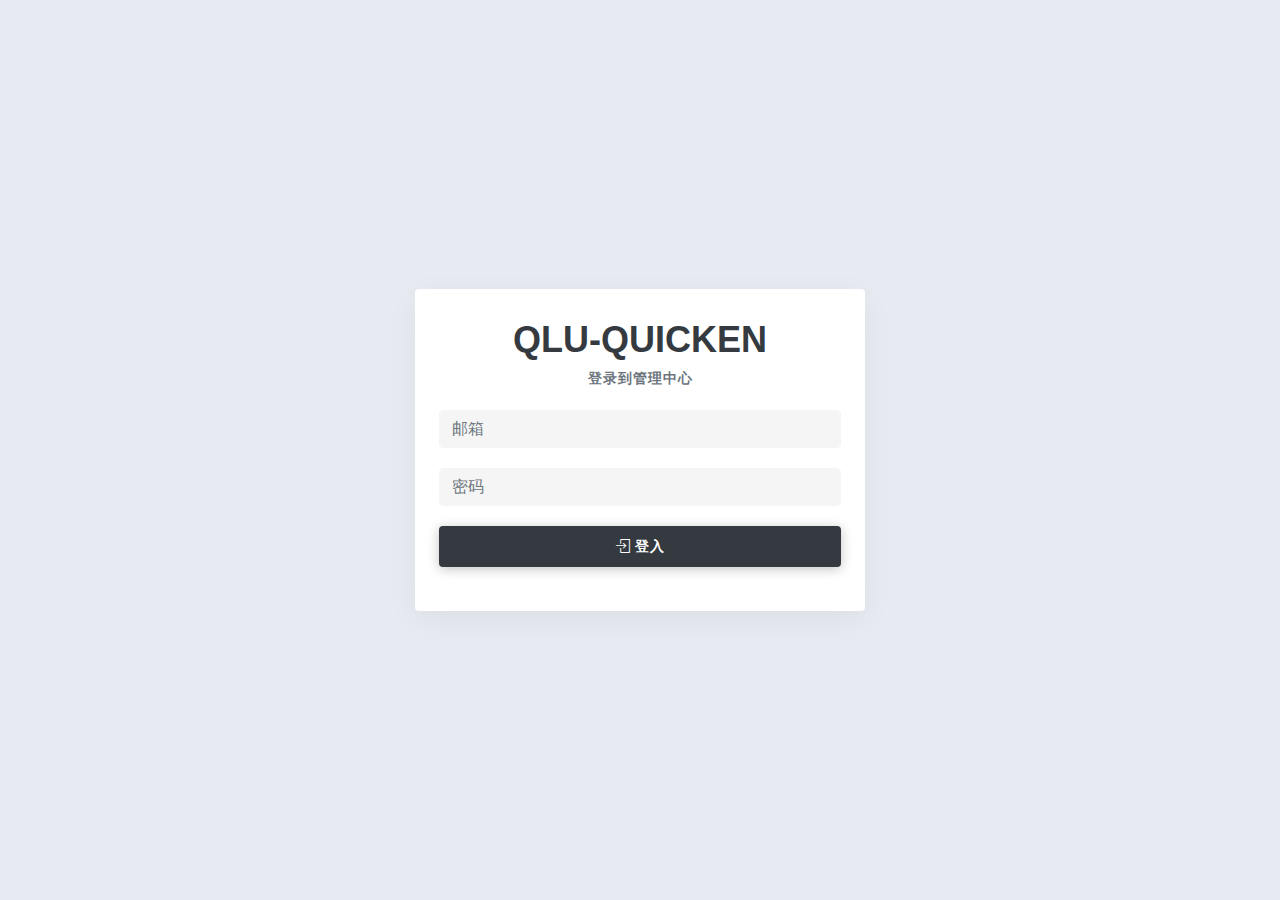
<file: admin/index.html>
<!DOCTYPE html><html><head><link rel="stylesheet" href="./components.chunk.css"><link rel="stylesheet" href="./umi.css"><meta charset="utf-8"><meta name="viewport" content="width=device-width,initial-scale=1,maximum-scale=1,minimum-scale=1,user-scalable=no"><!-- <link rel="stylesheet" href="https://fonts.googleapis.com/css?family=Nunito+Sans:300,400,400i,600,700"> --><script>window.publicPath = './'</script><script src="./env.js"></script><script>window.routerBase = "/";</script></head><body><div id="root"></div><!-- Global site tag (gtag.js) - Google Analytics --><script async src="https://www.googletagmanager.com/gtag/js?id=G-P1E9Z5LRRK"></script><script>window.dataLayer = window.dataLayer || [];

  function gtag () {
    dataLayer.push(arguments);
  }

  gtag('js', new Date());

  gtag('config', 'G-P1E9Z5LRRK');</script><script src="./vendors.async.js"></script><script src="./components.async.js"></script><script src="./umi.js"></script></body></html>
</file>
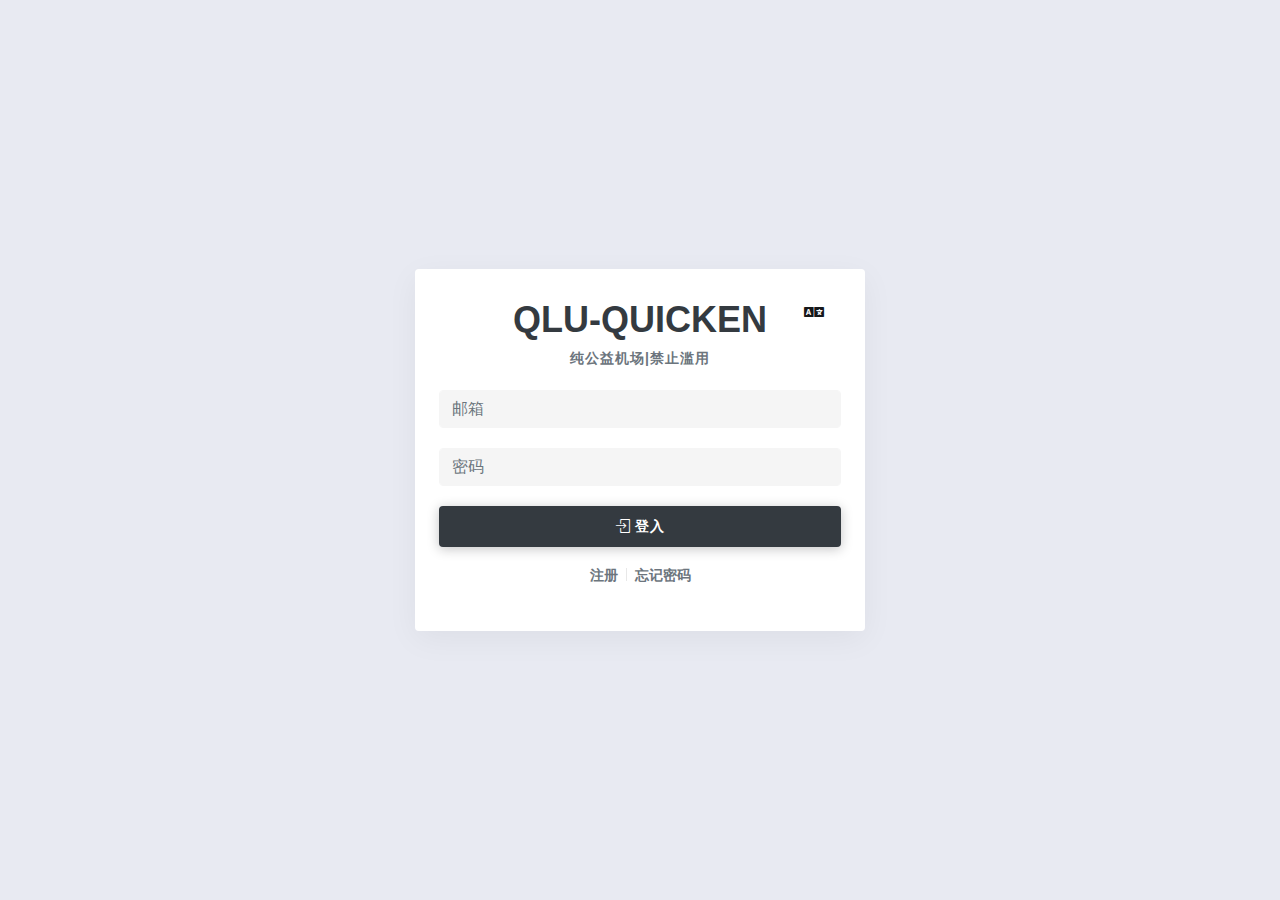
<file: qlu/index.html>
<!DOCTYPE html><html><head><link rel="stylesheet" href="./components.chunk.css"><link rel="stylesheet" href="./umi.css"><meta charset="utf-8"><meta name="viewport" content="width=device-width,initial-scale=1,maximum-scale=1,minimum-scale=1,user-scalable=no"><!-- <link rel="stylesheet/less" type="text/css" href="https://ant.design/color.less">
    <script type="text/javascript" src="https://gw.alipayobjects.com/os/lib/less/3.10.3/dist/less.min.js"></script> --><!-- <link rel="stylesheet" href="https://fonts.googleapis.com/css?family=Nunito+Sans:300,400,400i,600,700"> --><script src="./env.js"></script><script src="./i18n.js"></script><script src="./i18n/zh-CN.js"></script><script src="./i18n/en-US.js"></script><script src="./i18n/ja-JP.js"></script><script src="./i18n/vi-VN.js"></script><script>window.routerBase = "/";</script></head><body><div id="root"></div><!-- Global site tag (gtag.js) - Google Analytics --><script async src="https://www.googletagmanager.com/gtag/js?id=G-P1E9Z5LRRK"></script><script>window.dataLayer = window.dataLayer || [];

  function gtag () {
    dataLayer.push(arguments);
  }

  gtag('js', new Date());

  gtag('config', 'G-P1E9Z5LRRK');</script><script src="./vendors.async.js"></script><script src="./components.async.js"></script><script src="./umi.js"></script></body></html>
</file>
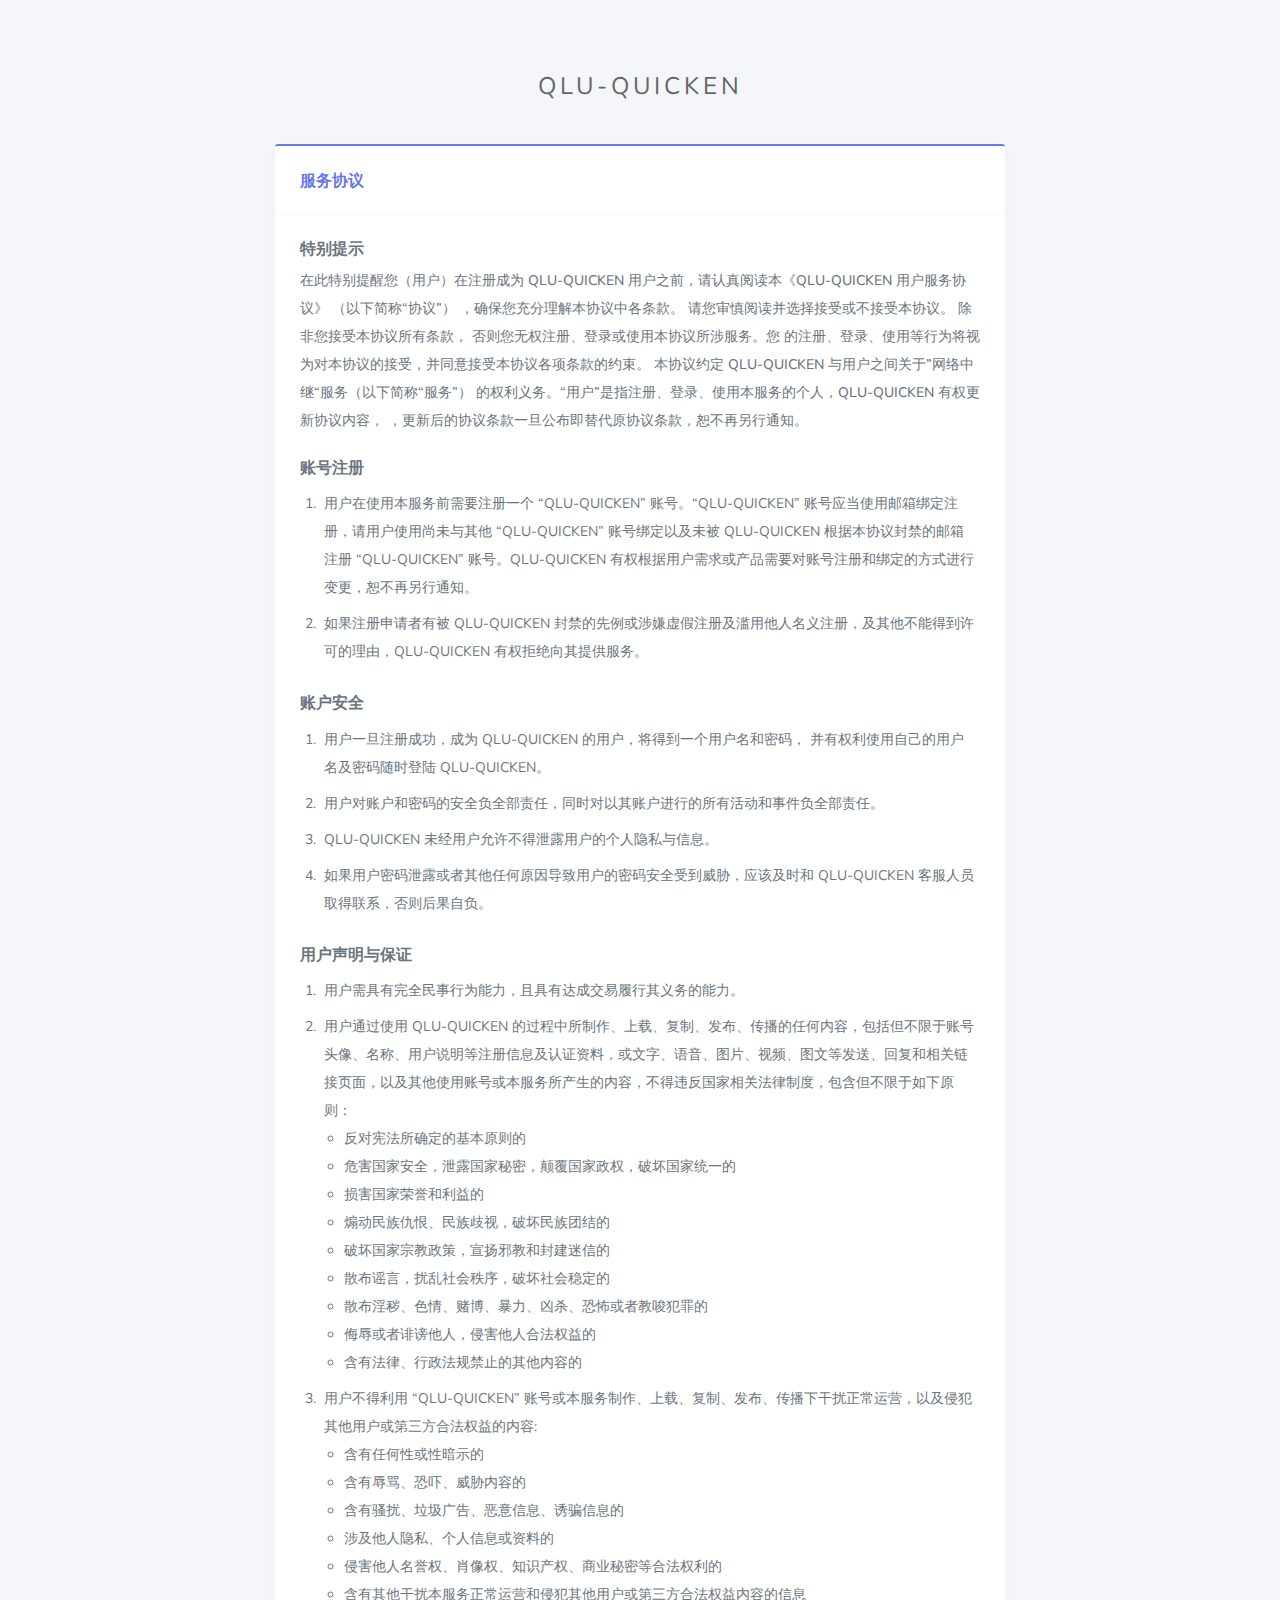
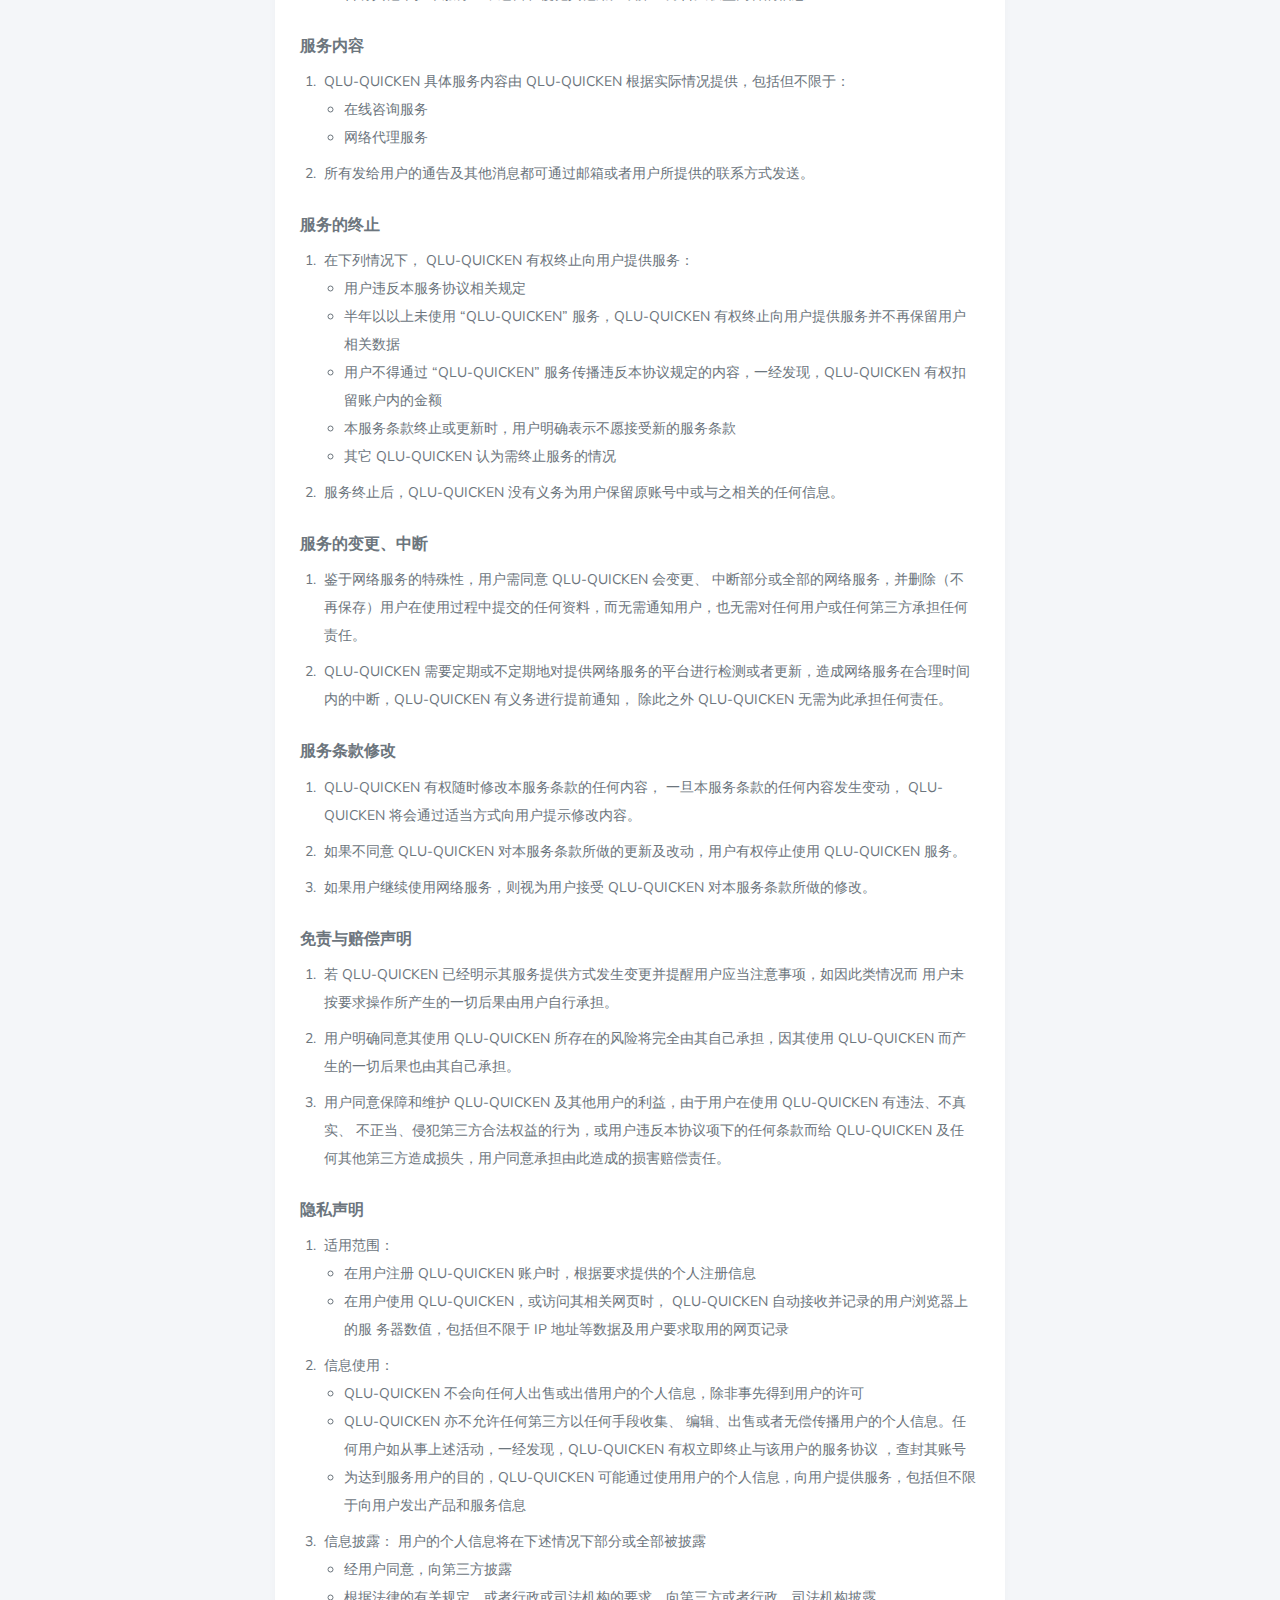
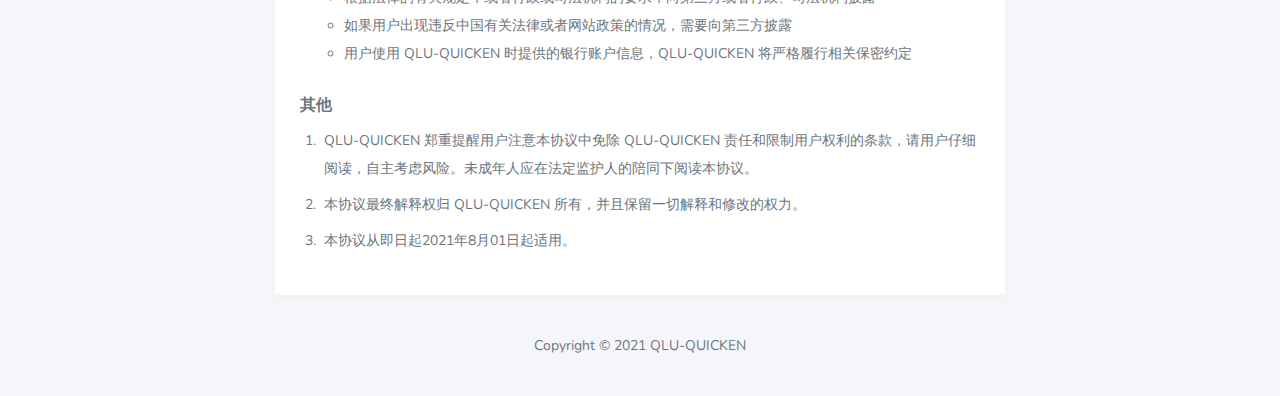
<file: tos/index.html>
<!DOCTYPE html>
<html lang="en">

<head>
  <meta charset="UTF-8">
  <meta content="width=device-width, initial-scale=1, maximum-scale=1, shrink-to-fit=no" name="viewport">
  <title>TOS | QLU-QUICKEN</title>

  <!-- General CSS Files -->
  <link rel="stylesheet" href="https://cdn.jsdelivr.net/npm/bootstrap@4.1.3/dist/css/bootstrap.min.css">
  <link rel="stylesheet" href="https://cdn.jsdelivr.net/npm/@fortawesome/fontawesome-free@5.8.2/css/all.min.css">

  <!-- Template CSS -->
  <link rel="stylesheet" href="style.css">
  <link rel="stylesheet" href="components.css">

  <style>
    ol {
      padding-left: 20px;
    }
    ul {
      padding-left: 20px;
    }
    h6:first-of-type {
      margin-top: 4px;
    }
    h6 {
      margin-top: 24px;
    }
    ol li {
      padding: 4px;
    }
    ul li {
      padding: 0;
    }
  </style>
</head>

<body>
  <div id="app">
    <section class="section">
      <div class="container mt-5">
        <div class="row">
          <div class="col-12 col-sm-10 offset-sm-1 col-md-8 offset-md-2 col-lg-8 offset-lg-2 col-xl-8 offset-xl-2">
            <div class="login-brand">
              QLU-QUICKEN
            </div>

            <div class="card card-primary">
              <div class="card-header">
                <h4>服务协议</h4>
              </div>

              <div class="card-body">
                <h6>特别提示</h6>
                <p>
                  在此特别提醒您（用户）在注册成为 QLU-QUICKEN 用户之前，请认真阅读本《QLU-QUICKEN 用户服务协议》 （以下简称“协议”） ，确保您充分理解本协议中各条款。 请您审慎阅读并选择接受或不接受本协议。 除非您接受本协议所有条款， 否则您无权注册、登录或使用本协议所涉服务。您 的注册、登录、使用等行为将视为对本协议的接受，并同意接受本协议各项条款的约束。 本协议约定 QLU-QUICKEN 与用户之间关于”网络中继“服务（以下简称“服务”） 的权利义务。“用户”是指注册、登录、使用本服务的个人，QLU-QUICKEN 有权更新协议内容， ，更新后的协议条款一旦公布即替代原协议条款，恕不再另行通知。
                </p>

                <h6>账号注册</h6>
                <ol>
                  <li>
                    用户在使用本服务前需要注册一个 “QLU-QUICKEN” 账号。“QLU-QUICKEN” 账号应当使用邮箱绑定注册，请用户使用尚未与其他 “QLU-QUICKEN” 账号绑定以及未被 QLU-QUICKEN 根据本协议封禁的邮箱注册 “QLU-QUICKEN” 账号。QLU-QUICKEN 有权根据用户需求或产品需要对账号注册和绑定的方式进行变更，恕不再另行通知。
                  </li>
                  <li>
                    如果注册申请者有被 QLU-QUICKEN 封禁的先例或涉嫌虚假注册及滥用他人名义注册，及其他不能得到许可的理由，QLU-QUICKEN 有权拒绝向其提供服务。
                  </li>
                </ol>

                <h6>账户安全</h6>
                <ol>
                  <li>
                    用户一旦注册成功，成为 QLU-QUICKEN 的用户，将得到一个用户名和密码， 并有权利使用自己的用户名及密码随时登陆 QLU-QUICKEN。
                  </li>
                  <li>
                    用户对账户和密码的安全负全部责任，同时对以其账户进行的所有活动和事件负全部责任。
                  </li>
                  <li>
                    QLU-QUICKEN 未经用户允许不得泄露用户的个人隐私与信息。
                  </li>
                  <li>
                    如果用户密码泄露或者其他任何原因导致用户的密码安全受到威胁，应该及时和 QLU-QUICKEN 客服人员取得联系，否则后果自负。
                  </li>
                </ol>


                <h6>用户声明与保证</h6>
                <ol>
                  <li>
                    用户需具有完全民事行为能力，且具有达成交易履行其义务的能力。
                  </li>
                  <li>
                    用户通过使用 QLU-QUICKEN 的过程中所制作、上载、复制、发布、传播的任何内容，包括但不限于账号头像、名称、用户说明等注册信息及认证资料，或文字、语音、图片、视频、图文等发送、回复和相关链接页面，以及其他使用账号或本服务所产生的内容，不得违反国家相关法律制度，包含但不限于如下原则：
                    <ul>
                      <li>
                        反对宪法所确定的基本原则的
                      </li>
                      <li>
                        危害国家安全，泄露国家秘密，颠覆国家政权，破坏国家统一的
                      </li>
                      <li>
                        损害国家荣誉和利益的
                      </li>
                      <li>
                        煽动民族仇恨、民族歧视，破坏民族团结的
                      </li>
                      <li>
                        破坏国家宗教政策，宣扬邪教和封建迷信的
                      </li>
                      <li>
                        散布谣言，扰乱社会秩序，破坏社会稳定的
                      </li>
                      <li>
                        散布淫秽、色情、赌博、暴力、凶杀、恐怖或者教唆犯罪的
                      </li>
                      <li>
                        侮辱或者诽谤他人，侵害他人合法权益的
                      </li>
                      <li>
                        含有法律、行政法规禁止的其他内容的
                      </li>
                    </ul>
                  </li>
                  <li>
                    用户不得利用 “QLU-QUICKEN” 账号或本服务制作、上载、复制、发布、传播下干扰正常运营，以及侵犯其他用户或第三方合法权益的内容:
                    <ul>
                      <li>
                        含有任何性或性暗示的
                      </li>
                      <li>
                        含有辱骂、恐吓、威胁内容的
                      </li>
                      <li>
                        含有骚扰、垃圾广告、恶意信息、诱骗信息的
                      </li>
                      <li>
                        涉及他人隐私、个人信息或资料的
                      </li>
                      <li>
                        侵害他人名誉权、肖像权、知识产权、商业秘密等合法权利的
                      </li>
                      <li>
                        含有其他干扰本服务正常运营和侵犯其他用户或第三方合法权益内容的信息
                      </li>
                    </ul>
                  </li>
                </ol>

                <h6>服务内容</h6>
                <ol>
                  <li>
                    QLU-QUICKEN 具体服务内容由 QLU-QUICKEN 根据实际情况提供，包括但不限于：
                    <ul>
                      <li>
                        在线咨询服务
                      </li>
                      <li>
                        网络代理服务
                      </li>
                    </ul>
                  </li>
                  <li>
                    所有发给用户的通告及其他消息都可通过邮箱或者用户所提供的联系方式发送。
                  </li>

                </ol>

                <h6>服务的终止</h6>
                <ol>
                  <li>
                    在下列情况下， QLU-QUICKEN 有权终止向用户提供服务：
                    <ul>
                      <li>
                        用户违反本服务协议相关规定
                      </li>
                      <li>
                        半年以以上未使用 “QLU-QUICKEN” 服务，QLU-QUICKEN 有权终止向用户提供服务并不再保留用户相关数据
                      </li>
                      <li>
                        用户不得通过 “QLU-QUICKEN” 服务传播违反本协议规定的内容，一经发现，QLU-QUICKEN 有权扣留账户内的金额
                      </li>
                      <li>
                        本服务条款终止或更新时，用户明确表示不愿接受新的服务条款
                      </li>
                      <li>
                        其它 QLU-QUICKEN 认为需终止服务的情况
                      </li>
                    </ul>
                  </li>
                  <li>
                    服务终止后，QLU-QUICKEN 没有义务为用户保留原账号中或与之相关的任何信息。
                  </li>
                </ol>

                <h6>服务的变更、中断</h6>
                <ol>
                  <li>
                    鉴于网络服务的特殊性，用户需同意 QLU-QUICKEN 会变更、 中断部分或全部的网络服务，并删除（不再保存）用户在使用过程中提交的任何资料，而无需通知用户，也无需对任何用户或任何第三方承担任何责任。
                  </li>
                  <li>
                    QLU-QUICKEN 需要定期或不定期地对提供网络服务的平台进行检测或者更新，造成网络服务在合理时间内的中断，QLU-QUICKEN 有义务进行提前通知， 除此之外 QLU-QUICKEN 无需为此承担任何责任。
                  </li>
                </ol>

                <h6>服务条款修改</h6>
                <ol>
                  <li>QLU-QUICKEN 有权随时修改本服务条款的任何内容， 一旦本服务条款的任何内容发生变动， QLU-QUICKEN 将会通过适当方式向用户提示修改内容。</li>
                  <li>如果不同意 QLU-QUICKEN 对本服务条款所做的更新及改动，用户有权停止使用 QLU-QUICKEN 服务。</li>
                  <li>如果用户继续使用网络服务，则视为用户接受 QLU-QUICKEN 对本服务条款所做的修改。</li>
                </ol>

                <h6>免责与赔偿声明</h6>
                <ol>
                  <li>
                    若 QLU-QUICKEN 已经明示其服务提供方式发生变更并提醒用户应当注意事项，如因此类情况而 用户未按要求操作所产生的一切后果由用户自行承担。
                  </li>
                  <li>
                    用户明确同意其使用 QLU-QUICKEN 所存在的风险将完全由其自己承担，因其使用 QLU-QUICKEN 而产生的一切后果也由其自己承担。
                  </li>
                  <li>
                    用户同意保障和维护 QLU-QUICKEN 及其他用户的利益，由于用户在使用 QLU-QUICKEN 有违法、不真实、 不正当、侵犯第三方合法权益的行为，或用户违反本协议项下的任何条款而给 QLU-QUICKEN 及任何其他第三方造成损失，用户同意承担由此造成的损害赔偿责任。
                  </li>
                </ol>

                <h6>隐私声明</h6>
                <ol>
                  <li>
                    适用范围：
                    <ul>
                      <li>
                        在用户注册 QLU-QUICKEN 账户时，根据要求提供的个人注册信息
                      </li>
                      <li>
                        在用户使用 QLU-QUICKEN，或访问其相关网页时， QLU-QUICKEN 自动接收并记录的用户浏览器上的服 务器数值，包括但不限于 IP 地址等数据及用户要求取用的网页记录
                      </li>
                    </ul>
                  </li>
                  <li>
                    信息使用：
                    <ul>
                      <li>
                        QLU-QUICKEN 不会向任何人出售或出借用户的个人信息，除非事先得到用户的许可
                      </li>
                      <li>
                        QLU-QUICKEN 亦不允许任何第三方以任何手段收集、 编辑、出售或者无偿传播用户的个人信息。任何用户如从事上述活动，一经发现，QLU-QUICKEN 有权立即终止与该用户的服务协议 ，查封其账号
                      </li>
                      <li>
                        为达到服务用户的目的，QLU-QUICKEN 可能通过使用用户的个人信息，向用户提供服务，包括但不限于向用户发出产品和服务信息
                      </li>
                    </ul>
                  </li>
                  <li>
                    信息披露：
                    用户的个人信息将在下述情况下部分或全部被披露
                    <ul>
                      <li>
                        经用户同意，向第三方披露
                      </li>
                      <li>
                        根据法律的有关规定，或者行政或司法机构的要求，向第三方或者行政、司法机构披露
                      </li>
                      <li>
                        如果用户出现违反中国有关法律或者网站政策的情况，需要向第三方披露
                      </li>
                      <li>
                        用户使用 QLU-QUICKEN 时提供的银行账户信息，QLU-QUICKEN 将严格履行相关保密约定
                      </li>
                    </ul>
                  </li>
                </ol>

                <h6>其他</h6>
                <ol>
                  <li>
                    QLU-QUICKEN 郑重提醒用户注意本协议中免除 QLU-QUICKEN 责任和限制用户权利的条款，请用户仔细阅读，自主考虑风险。未成年人应在法定监护人的陪同下阅读本协议。
                  </li>
                  <li>
                    本协议最终解释权归 QLU-QUICKEN 所有，并且保留一切解释和修改的权力。
                  </li>
                  <li>
                    本协议从即日起2021年8月01日起适用。
                  </li>
                </ol>

              </div>
            </div>
            <div class="simple-footer">
              Copyright &copy; 2021 QLU-QUICKEN
              <div class="mt-2" id="copyright"></div>
            </div>
          </div>
        </div>
      </div>
    </section>
  </div>

  <!-- General JS Scripts -->


  <!-- JS Libraies -->

  <!-- Page Specific JS File -->

  <!-- Template JS File -->



</body>

</html>
</file>
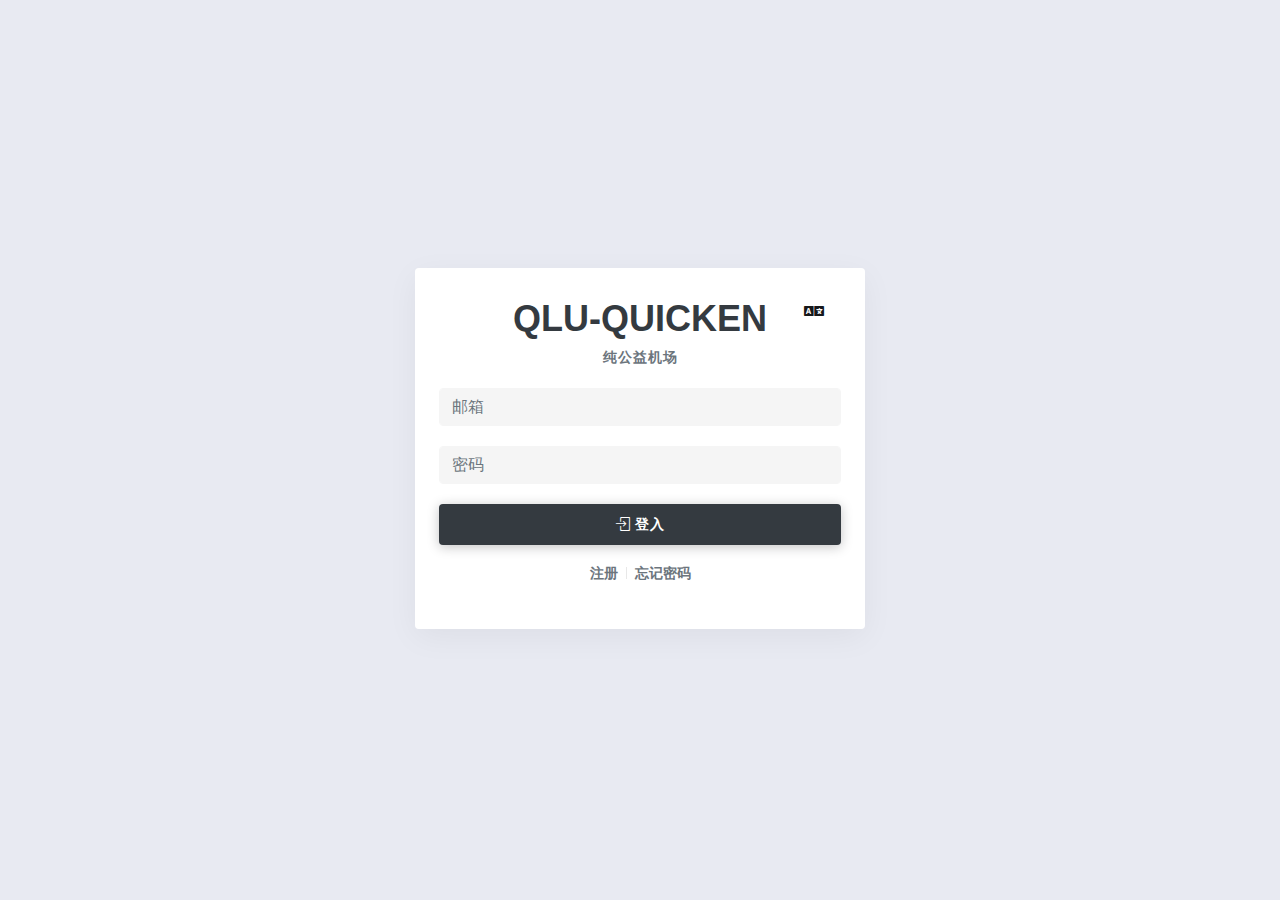
<file: qlu.html>
<!DOCTYPE html>
<html>
 <head>
  <link rel="stylesheet" href="./components.chunk.css" />
  <link rel="stylesheet" href="./umi.css" />
  <meta charset="utf-8" />
  <meta name="viewport" content="width=device-width,initial-scale=1,maximum-scale=1,minimum-scale=1,user-scalable=no" />
  <!-- <link rel="stylesheet/less" type="text/css" href="https://ant.design/color.less">
    <script type="text/javascript" src="https://gw.alipayobjects.com/os/lib/less/3.10.3/dist/less.min.js"></script> -->
  <!-- <link rel="stylesheet" href="https://fonts.googleapis.com/css?family=Nunito+Sans:300,400,400i,600,700"> -->
  <script src="./env.js"></script>
  <script>window.routerBase = "/";</script>
 </head>
 <body>
  <div id="root"></div>
<!-- 	<script type="text/javascript">
	var userAgent = navigator.userAgent;
	console.log(userAgent)
	var isedg = userAgent.indexOf("Edg") > -1;
	if(isedg){
		alert("不支持Edge浏览器，换个浏览器吧兄弟。");
		window.location.href='/';
		
	}
	</script> -->
	
  <script src="./vendors.async.js"></script>
  <script src="./components.async.js"></script>
  <script src="./umi.js"></script> 
 </body>
</html>
</file>
<file: admin/components.chunk.css>
body,html{width:100%;height:100%}input::-ms-clear,input::-ms-reveal{display:none}*,:after,:before{box-sizing:border-box}html{font-family:sans-serif;line-height:1.15;-webkit-text-size-adjust:100%;-ms-text-size-adjust:100%;-ms-overflow-style:scrollbar;-webkit-tap-highlight-color:rgba(0,0,0,0)}@-ms-viewport{width:device-width}article,aside,dialog,figcaption,figure,footer,header,hgroup,main,nav,section{display:block}body{margin:0;color:rgba(0,0,0,.65);font-size:14px;font-family:-apple-system,BlinkMacSystemFont,Segoe UI,PingFang SC,Hiragino Sans GB,Microsoft YaHei,Helvetica Neue,Helvetica,Arial,sans-serif,Apple Color Emoji,Segoe UI Emoji,Segoe UI Symbol;font-variant:tabular-nums;line-height:1.5;background-color:#fff;font-feature-settings:"tnum"}[tabindex="-1"]:focus{outline:none!important}hr{box-sizing:content-box;height:0;overflow:visible}h1,h2,h3,h4,h5,h6{margin-top:0;margin-bottom:.5em;color:rgba(0,0,0,.85);font-weight:500}p{margin-top:0;margin-bottom:1em}abbr[data-original-title],abbr[title]{text-decoration:underline;-webkit-text-decoration:underline dotted;text-decoration:underline dotted;border-bottom:0;cursor:help}address{margin-bottom:1em;font-style:normal;line-height:inherit}input[type=number],input[type=password],input[type=text],textarea{-webkit-appearance:none}dl,ol,ul{margin-top:0;margin-bottom:1em}ol ol,ol ul,ul ol,ul ul{margin-bottom:0}dt{font-weight:500}dd{margin-bottom:.5em;margin-left:0}blockquote{margin:0 0 1em}dfn{font-style:italic}b,strong{font-weight:bolder}small{font-size:80%}sub,sup{position:relative;font-size:75%;line-height:0;vertical-align:baseline}sub{bottom:-.25em}sup{top:-.5em}a{color:#1890ff;text-decoration:none;background-color:transparent;outline:none;cursor:pointer;transition:color .3s;-webkit-text-decoration-skip:objects}a:hover{color:#40a9ff}a:active{color:#096dd9}a:active,a:hover{text-decoration:none;outline:0}a[disabled]{color:rgba(0,0,0,.25);cursor:not-allowed;pointer-events:none}code,kbd,pre,samp{font-size:1em;font-family:SFMono-Regular,Consolas,Liberation Mono,Menlo,Courier,monospace}pre{margin-top:0;margin-bottom:1em;overflow:auto}figure{margin:0 0 1em}img{vertical-align:middle;border-style:none}svg:not(:root){overflow:hidden}[role=button],a,area,button,input:not([type=range]),label,select,summary,textarea{touch-action:manipulation}table{border-collapse:collapse}caption{padding-top:.75em;padding-bottom:.3em;color:rgba(0,0,0,.45);text-align:left;caption-side:bottom}th{text-align:inherit}button,input,optgroup,select,textarea{margin:0;color:inherit;font-size:inherit;font-family:inherit;line-height:inherit}button,input{overflow:visible}button,select{text-transform:none}[type=reset],[type=submit],button,html [type=button]{-webkit-appearance:button}[type=button]::-moz-focus-inner,[type=reset]::-moz-focus-inner,[type=submit]::-moz-focus-inner,button::-moz-focus-inner{padding:0;border-style:none}input[type=checkbox],input[type=radio]{box-sizing:border-box;padding:0}input[type=date],input[type=datetime-local],input[type=month],input[type=time]{-webkit-appearance:listbox}textarea{overflow:auto;resize:vertical}fieldset{min-width:0;margin:0;padding:0;border:0}legend{display:block;width:100%;max-width:100%;margin-bottom:.5em;padding:0;color:inherit;font-size:1.5em;line-height:inherit;white-space:normal}progress{vertical-align:baseline}[type=number]::-webkit-inner-spin-button,[type=number]::-webkit-outer-spin-button{height:auto}[type=search]{outline-offset:-2px;-webkit-appearance:none}[type=search]::-webkit-search-cancel-button,[type=search]::-webkit-search-decoration{-webkit-appearance:none}::-webkit-file-upload-button{font:inherit;-webkit-appearance:button}output{display:inline-block}summary{display:list-item}template{display:none}[hidden]{display:none!important}mark{padding:.2em;background-color:#feffe6}::selection{color:#fff;background:#1890ff}.clearfix{zoom:1}.clearfix:after,.clearfix:before{display:table;content:""}.clearfix:after{clear:both}.anticon{display:inline-block;color:inherit;font-style:normal;line-height:0;text-align:center;text-transform:none;vertical-align:-.125em;text-rendering:optimizeLegibility;-webkit-font-smoothing:antialiased;-moz-osx-font-smoothing:grayscale}.anticon>*{line-height:1}.anticon svg{display:inline-block}.anticon:before{display:none}.anticon .anticon-icon{display:block}.anticon[tabindex]{cursor:pointer}.anticon-spin:before{display:inline-block;animation:loadingCircle 1s linear infinite}.anticon-spin{display:inline-block;animation:loadingCircle 1s linear infinite}.fade-appear,.fade-enter{animation-duration:.2s;animation-fill-mode:both;animation-play-state:paused}.fade-leave{animation-duration:.2s;animation-fill-mode:both;animation-play-state:paused}.fade-appear.fade-appear-active,.fade-enter.fade-enter-active{animation-name:antFadeIn;animation-play-state:running}.fade-leave.fade-leave-active{animation-name:antFadeOut;animation-play-state:running;pointer-events:none}.fade-appear,.fade-enter{opacity:0;animation-timing-function:linear}.fade-leave{animation-timing-function:linear}@keyframes antFadeIn{0%{opacity:0}to{opacity:1}}@keyframes antFadeOut{0%{opacity:1}to{opacity:0}}.move-up-appear,.move-up-enter{animation-duration:.2s;animation-fill-mode:both;animation-play-state:paused}.move-up-leave{animation-duration:.2s;animation-fill-mode:both;animation-play-state:paused}.move-up-appear.move-up-appear-active,.move-up-enter.move-up-enter-active{animation-name:antMoveUpIn;animation-play-state:running}.move-up-leave.move-up-leave-active{animation-name:antMoveUpOut;animation-play-state:running;pointer-events:none}.move-up-appear,.move-up-enter{opacity:0;animation-timing-function:cubic-bezier(.08,.82,.17,1)}.move-up-leave{animation-timing-function:cubic-bezier(.6,.04,.98,.34)}.move-down-appear,.move-down-enter{animation-duration:.2s;animation-fill-mode:both;animation-play-state:paused}.move-down-leave{animation-duration:.2s;animation-fill-mode:both;animation-play-state:paused}.move-down-appear.move-down-appear-active,.move-down-enter.move-down-enter-active{animation-name:antMoveDownIn;animation-play-state:running}.move-down-leave.move-down-leave-active{animation-name:antMoveDownOut;animation-play-state:running;pointer-events:none}.move-down-appear,.move-down-enter{opacity:0;animation-timing-function:cubic-bezier(.08,.82,.17,1)}.move-down-leave{animation-timing-function:cubic-bezier(.6,.04,.98,.34)}.move-left-appear,.move-left-enter{animation-duration:.2s;animation-fill-mode:both;animation-play-state:paused}.move-left-leave{animation-duration:.2s;animation-fill-mode:both;animation-play-state:paused}.move-left-appear.move-left-appear-active,.move-left-enter.move-left-enter-active{animation-name:antMoveLeftIn;animation-play-state:running}.move-left-leave.move-left-leave-active{animation-name:antMoveLeftOut;animation-play-state:running;pointer-events:none}.move-left-appear,.move-left-enter{opacity:0;animation-timing-function:cubic-bezier(.08,.82,.17,1)}.move-left-leave{animation-timing-function:cubic-bezier(.6,.04,.98,.34)}.move-right-appear,.move-right-enter{animation-duration:.2s;animation-fill-mode:both;animation-play-state:paused}.move-right-leave{animation-duration:.2s;animation-fill-mode:both;animation-play-state:paused}.move-right-appear.move-right-appear-active,.move-right-enter.move-right-enter-active{animation-name:antMoveRightIn;animation-play-state:running}.move-right-leave.move-right-leave-active{animation-name:antMoveRightOut;animation-play-state:running;pointer-events:none}.move-right-appear,.move-right-enter{opacity:0;animation-timing-function:cubic-bezier(.08,.82,.17,1)}.move-right-leave{animation-timing-function:cubic-bezier(.6,.04,.98,.34)}@keyframes antMoveDownIn{0%{transform:translateY(100%);transform-origin:0 0;opacity:0}to{transform:translateY(0);transform-origin:0 0;opacity:1}}@keyframes antMoveDownOut{0%{transform:translateY(0);transform-origin:0 0;opacity:1}to{transform:translateY(100%);transform-origin:0 0;opacity:0}}@keyframes antMoveLeftIn{0%{transform:translateX(-100%);transform-origin:0 0;opacity:0}to{transform:translateX(0);transform-origin:0 0;opacity:1}}@keyframes antMoveLeftOut{0%{transform:translateX(0);transform-origin:0 0;opacity:1}to{transform:translateX(-100%);transform-origin:0 0;opacity:0}}@keyframes antMoveRightIn{0%{transform:translateX(100%);transform-origin:0 0;opacity:0}to{transform:translateX(0);transform-origin:0 0;opacity:1}}@keyframes antMoveRightOut{0%{transform:translateX(0);transform-origin:0 0;opacity:1}to{transform:translateX(100%);transform-origin:0 0;opacity:0}}@keyframes antMoveUpIn{0%{transform:translateY(-100%);transform-origin:0 0;opacity:0}to{transform:translateY(0);transform-origin:0 0;opacity:1}}@keyframes antMoveUpOut{0%{transform:translateY(0);transform-origin:0 0;opacity:1}to{transform:translateY(-100%);transform-origin:0 0;opacity:0}}@keyframes loadingCircle{to{transform:rotate(1turn)}}[ant-click-animating-without-extra-node=true],[ant-click-animating=true]{position:relative}html{--antd-wave-shadow-color:#1890ff}.ant-click-animating-node,[ant-click-animating-without-extra-node=true]:after{position:absolute;top:0;right:0;bottom:0;left:0;display:block;border-radius:inherit;box-shadow:0 0 0 0 #1890ff;box-shadow:0 0 0 0 var(--antd-wave-shadow-color);opacity:.2;animation:fadeEffect 2s cubic-bezier(.08,.82,.17,1),waveEffect .4s cubic-bezier(.08,.82,.17,1);animation-fill-mode:forwards;content:"";pointer-events:none}@keyframes waveEffect{to{box-shadow:0 0 0 #1890ff;box-shadow:0 0 0 6px var(--antd-wave-shadow-color)}}@keyframes fadeEffect{to{opacity:0}}.slide-up-appear,.slide-up-enter{animation-duration:.2s;animation-fill-mode:both;animation-play-state:paused}.slide-up-leave{animation-duration:.2s;animation-fill-mode:both;animation-play-state:paused}.slide-up-appear.slide-up-appear-active,.slide-up-enter.slide-up-enter-active{animation-name:antSlideUpIn;animation-play-state:running}.slide-up-leave.slide-up-leave-active{animation-name:antSlideUpOut;animation-play-state:running;pointer-events:none}.slide-up-appear,.slide-up-enter{opacity:0;animation-timing-function:cubic-bezier(.23,1,.32,1)}.slide-up-leave{animation-timing-function:cubic-bezier(.755,.05,.855,.06)}.slide-down-appear,.slide-down-enter{animation-duration:.2s;animation-fill-mode:both;animation-play-state:paused}.slide-down-leave{animation-duration:.2s;animation-fill-mode:both;animation-play-state:paused}.slide-down-appear.slide-down-appear-active,.slide-down-enter.slide-down-enter-active{animation-name:antSlideDownIn;animation-play-state:running}.slide-down-leave.slide-down-leave-active{animation-name:antSlideDownOut;animation-play-state:running;pointer-events:none}.slide-down-appear,.slide-down-enter{opacity:0;animation-timing-function:cubic-bezier(.23,1,.32,1)}.slide-down-leave{animation-timing-function:cubic-bezier(.755,.05,.855,.06)}.slide-left-appear,.slide-left-enter{animation-duration:.2s;animation-fill-mode:both;animation-play-state:paused}.slide-left-leave{animation-duration:.2s;animation-fill-mode:both;animation-play-state:paused}.slide-left-appear.slide-left-appear-active,.slide-left-enter.slide-left-enter-active{animation-name:antSlideLeftIn;animation-play-state:running}.slide-left-leave.slide-left-leave-active{animation-name:antSlideLeftOut;animation-play-state:running;pointer-events:none}.slide-left-appear,.slide-left-enter{opacity:0;animation-timing-function:cubic-bezier(.23,1,.32,1)}.slide-left-leave{animation-timing-function:cubic-bezier(.755,.05,.855,.06)}.slide-right-appear,.slide-right-enter{animation-duration:.2s;animation-fill-mode:both;animation-play-state:paused}.slide-right-leave{animation-duration:.2s;animation-fill-mode:both;animation-play-state:paused}.slide-right-appear.slide-right-appear-active,.slide-right-enter.slide-right-enter-active{animation-name:antSlideRightIn;animation-play-state:running}.slide-right-leave.slide-right-leave-active{animation-name:antSlideRightOut;animation-play-state:running;pointer-events:none}.slide-right-appear,.slide-right-enter{opacity:0;animation-timing-function:cubic-bezier(.23,1,.32,1)}.slide-right-leave{animation-timing-function:cubic-bezier(.755,.05,.855,.06)}@keyframes antSlideUpIn{0%{transform:scaleY(.8);transform-origin:0 0;opacity:0}to{transform:scaleY(1);transform-origin:0 0;opacity:1}}@keyframes antSlideUpOut{0%{transform:scaleY(1);transform-origin:0 0;opacity:1}to{transform:scaleY(.8);transform-origin:0 0;opacity:0}}@keyframes antSlideDownIn{0%{transform:scaleY(.8);transform-origin:100% 100%;opacity:0}to{transform:scaleY(1);transform-origin:100% 100%;opacity:1}}@keyframes antSlideDownOut{0%{transform:scaleY(1);transform-origin:100% 100%;opacity:1}to{transform:scaleY(.8);transform-origin:100% 100%;opacity:0}}@keyframes antSlideLeftIn{0%{transform:scaleX(.8);transform-origin:0 0;opacity:0}to{transform:scaleX(1);transform-origin:0 0;opacity:1}}@keyframes antSlideLeftOut{0%{transform:scaleX(1);transform-origin:0 0;opacity:1}to{transform:scaleX(.8);transform-origin:0 0;opacity:0}}@keyframes antSlideRightIn{0%{transform:scaleX(.8);transform-origin:100% 0;opacity:0}to{transform:scaleX(1);transform-origin:100% 0;opacity:1}}@keyframes antSlideRightOut{0%{transform:scaleX(1);transform-origin:100% 0;opacity:1}to{transform:scaleX(.8);transform-origin:100% 0;opacity:0}}.swing-appear,.swing-enter{animation-duration:.2s;animation-fill-mode:both;animation-play-state:paused}.swing-appear.swing-appear-active,.swing-enter.swing-enter-active{animation-name:antSwingIn;animation-play-state:running}@keyframes antSwingIn{0%,to{transform:translateX(0)}20%{transform:translateX(-10px)}40%{transform:translateX(10px)}60%{transform:translateX(-5px)}80%{transform:translateX(5px)}}.zoom-appear,.zoom-enter{animation-duration:.2s;animation-fill-mode:both;animation-play-state:paused}.zoom-leave{animation-duration:.2s;animation-fill-mode:both;animation-play-state:paused}.zoom-appear.zoom-appear-active,.zoom-enter.zoom-enter-active{animation-name:antZoomIn;animation-play-state:running}.zoom-leave.zoom-leave-active{animation-name:antZoomOut;animation-play-state:running;pointer-events:none}.zoom-appear,.zoom-enter{transform:scale(0);opacity:0;animation-timing-function:cubic-bezier(.08,.82,.17,1)}.zoom-leave{animation-timing-function:cubic-bezier(.78,.14,.15,.86)}.zoom-big-appear,.zoom-big-enter{animation-duration:.2s;animation-fill-mode:both;animation-play-state:paused}.zoom-big-leave{animation-duration:.2s;animation-fill-mode:both;animation-play-state:paused}.zoom-big-appear.zoom-big-appear-active,.zoom-big-enter.zoom-big-enter-active{animation-name:antZoomBigIn;animation-play-state:running}.zoom-big-leave.zoom-big-leave-active{animation-name:antZoomBigOut;animation-play-state:running;pointer-events:none}.zoom-big-appear,.zoom-big-enter{transform:scale(0);opacity:0;animation-timing-function:cubic-bezier(.08,.82,.17,1)}.zoom-big-leave{animation-timing-function:cubic-bezier(.78,.14,.15,.86)}.zoom-big-fast-appear,.zoom-big-fast-enter{animation-duration:.1s;animation-fill-mode:both;animation-play-state:paused}.zoom-big-fast-leave{animation-duration:.1s;animation-fill-mode:both;animation-play-state:paused}.zoom-big-fast-appear.zoom-big-fast-appear-active,.zoom-big-fast-enter.zoom-big-fast-enter-active{animation-name:antZoomBigIn;animation-play-state:running}.zoom-big-fast-leave.zoom-big-fast-leave-active{animation-name:antZoomBigOut;animation-play-state:running;pointer-events:none}.zoom-big-fast-appear,.zoom-big-fast-enter{transform:scale(0);opacity:0;animation-timing-function:cubic-bezier(.08,.82,.17,1)}.zoom-big-fast-leave{animation-timing-function:cubic-bezier(.78,.14,.15,.86)}.zoom-up-appear,.zoom-up-enter{animation-duration:.2s;animation-fill-mode:both;animation-play-state:paused}.zoom-up-leave{animation-duration:.2s;animation-fill-mode:both;animation-play-state:paused}.zoom-up-appear.zoom-up-appear-active,.zoom-up-enter.zoom-up-enter-active{animation-name:antZoomUpIn;animation-play-state:running}.zoom-up-leave.zoom-up-leave-active{animation-name:antZoomUpOut;animation-play-state:running;pointer-events:none}.zoom-up-appear,.zoom-up-enter{transform:scale(0);opacity:0;animation-timing-function:cubic-bezier(.08,.82,.17,1)}.zoom-up-leave{animation-timing-function:cubic-bezier(.78,.14,.15,.86)}.zoom-down-appear,.zoom-down-enter{animation-duration:.2s;animation-fill-mode:both;animation-play-state:paused}.zoom-down-leave{animation-duration:.2s;animation-fill-mode:both;animation-play-state:paused}.zoom-down-appear.zoom-down-appear-active,.zoom-down-enter.zoom-down-enter-active{animation-name:antZoomDownIn;animation-play-state:running}.zoom-down-leave.zoom-down-leave-active{animation-name:antZoomDownOut;animation-play-state:running;pointer-events:none}.zoom-down-appear,.zoom-down-enter{transform:scale(0);opacity:0;animation-timing-function:cubic-bezier(.08,.82,.17,1)}.zoom-down-leave{animation-timing-function:cubic-bezier(.78,.14,.15,.86)}.zoom-left-appear,.zoom-left-enter{animation-duration:.2s;animation-fill-mode:both;animation-play-state:paused}.zoom-left-leave{animation-duration:.2s;animation-fill-mode:both;animation-play-state:paused}.zoom-left-appear.zoom-left-appear-active,.zoom-left-enter.zoom-left-enter-active{animation-name:antZoomLeftIn;animation-play-state:running}.zoom-left-leave.zoom-left-leave-active{animation-name:antZoomLeftOut;animation-play-state:running;pointer-events:none}.zoom-left-appear,.zoom-left-enter{transform:scale(0);opacity:0;animation-timing-function:cubic-bezier(.08,.82,.17,1)}.zoom-left-leave{animation-timing-function:cubic-bezier(.78,.14,.15,.86)}.zoom-right-appear,.zoom-right-enter{animation-duration:.2s;animation-fill-mode:both;animation-play-state:paused}.zoom-right-leave{animation-duration:.2s;animation-fill-mode:both;animation-play-state:paused}.zoom-right-appear.zoom-right-appear-active,.zoom-right-enter.zoom-right-enter-active{animation-name:antZoomRightIn;animation-play-state:running}.zoom-right-leave.zoom-right-leave-active{animation-name:antZoomRightOut;animation-play-state:running;pointer-events:none}.zoom-right-appear,.zoom-right-enter{transform:scale(0);opacity:0;animation-timing-function:cubic-bezier(.08,.82,.17,1)}.zoom-right-leave{animation-timing-function:cubic-bezier(.78,.14,.15,.86)}@keyframes antZoomIn{0%{transform:scale(.2);opacity:0}to{transform:scale(1);opacity:1}}@keyframes antZoomOut{0%{transform:scale(1)}to{transform:scale(.2);opacity:0}}@keyframes antZoomBigIn{0%{transform:scale(.8);opacity:0}to{transform:scale(1);opacity:1}}@keyframes antZoomBigOut{0%{transform:scale(1)}to{transform:scale(.8);opacity:0}}@keyframes antZoomUpIn{0%{transform:scale(.8);transform-origin:50% 0;opacity:0}to{transform:scale(1);transform-origin:50% 0}}@keyframes antZoomUpOut{0%{transform:scale(1);transform-origin:50% 0}to{transform:scale(.8);transform-origin:50% 0;opacity:0}}@keyframes antZoomLeftIn{0%{transform:scale(.8);transform-origin:0 50%;opacity:0}to{transform:scale(1);transform-origin:0 50%}}@keyframes antZoomLeftOut{0%{transform:scale(1);transform-origin:0 50%}to{transform:scale(.8);transform-origin:0 50%;opacity:0}}@keyframes antZoomRightIn{0%{transform:scale(.8);transform-origin:100% 50%;opacity:0}to{transform:scale(1);transform-origin:100% 50%}}@keyframes antZoomRightOut{0%{transform:scale(1);transform-origin:100% 50%}to{transform:scale(.8);transform-origin:100% 50%;opacity:0}}@keyframes antZoomDownIn{0%{transform:scale(.8);transform-origin:50% 100%;opacity:0}to{transform:scale(1);transform-origin:50% 100%}}@keyframes antZoomDownOut{0%{transform:scale(1);transform-origin:50% 100%}to{transform:scale(.8);transform-origin:50% 100%;opacity:0}}.ant-motion-collapse-legacy{overflow:hidden}.ant-motion-collapse-legacy-active{transition:height .15s cubic-bezier(.645,.045,.355,1),opacity .15s cubic-bezier(.645,.045,.355,1)!important}.ant-motion-collapse{overflow:hidden;transition:height .15s cubic-bezier(.645,.045,.355,1),opacity .15s cubic-bezier(.645,.045,.355,1)!important}
.ant-notification{box-sizing:border-box;padding:0;color:rgba(0,0,0,.65);font-size:14px;font-variant:tabular-nums;line-height:1.5;list-style:none;font-feature-settings:"tnum";position:fixed;z-index:1010;width:384px;max-width:calc(100vw - 32px);margin:0 24px 0 0}.ant-notification-bottomLeft,.ant-notification-topLeft{margin-right:0;margin-left:24px}.ant-notification-bottomLeft .ant-notification-fade-appear.ant-notification-fade-appear-active,.ant-notification-bottomLeft .ant-notification-fade-enter.ant-notification-fade-enter-active,.ant-notification-topLeft .ant-notification-fade-appear.ant-notification-fade-appear-active,.ant-notification-topLeft .ant-notification-fade-enter.ant-notification-fade-enter-active{animation-name:NotificationLeftFadeIn}.ant-notification-close-icon{font-size:14px;cursor:pointer}.ant-notification-notice{position:relative;margin-bottom:16px;padding:16px 24px;overflow:hidden;line-height:1.5;background:#fff;border-radius:4px;box-shadow:0 4px 12px rgba(0,0,0,.15)}.ant-notification-notice-message{display:inline-block;margin-bottom:8px;color:rgba(0,0,0,.85);font-size:16px;line-height:24px}.ant-notification-notice-message-single-line-auto-margin{display:block;width:calc(264px - 100%);max-width:4px;background-color:transparent;pointer-events:none}.ant-notification-notice-message-single-line-auto-margin:before{display:block;content:""}.ant-notification-notice-description{font-size:14px}.ant-notification-notice-closable .ant-notification-notice-message{padding-right:24px}.ant-notification-notice-with-icon .ant-notification-notice-message{margin-bottom:4px;margin-left:48px;font-size:16px}.ant-notification-notice-with-icon .ant-notification-notice-description{margin-left:48px;font-size:14px}.ant-notification-notice-icon{position:absolute;margin-left:4px;font-size:24px;line-height:24px}.anticon.ant-notification-notice-icon-success{color:#52c41a}.anticon.ant-notification-notice-icon-info{color:#1890ff}.anticon.ant-notification-notice-icon-warning{color:#faad14}.anticon.ant-notification-notice-icon-error{color:#f5222d}.ant-notification-notice-close{position:absolute;top:16px;right:22px;color:rgba(0,0,0,.45);outline:none}.ant-notification-notice-close:hover{color:rgba(0,0,0,.67)}.ant-notification-notice-btn{float:right;margin-top:16px}.ant-notification .notification-fade-effect{animation-duration:.24s;animation-timing-function:cubic-bezier(.645,.045,.355,1);animation-fill-mode:both}.ant-notification-fade-appear,.ant-notification-fade-enter{opacity:0;animation-duration:.24s;animation-timing-function:cubic-bezier(.645,.045,.355,1);animation-fill-mode:both;animation-play-state:paused}.ant-notification-fade-leave{animation-duration:.24s;animation-timing-function:cubic-bezier(.645,.045,.355,1);animation-fill-mode:both;animation-duration:.2s;animation-play-state:paused}.ant-notification-fade-appear.ant-notification-fade-appear-active,.ant-notification-fade-enter.ant-notification-fade-enter-active{animation-name:NotificationFadeIn;animation-play-state:running}.ant-notification-fade-leave.ant-notification-fade-leave-active{animation-name:NotificationFadeOut;animation-play-state:running}@keyframes NotificationFadeIn{0%{left:384px;opacity:0}to{left:0;opacity:1}}@keyframes NotificationLeftFadeIn{0%{right:384px;opacity:0}to{right:0;opacity:1}}@keyframes NotificationFadeOut{0%{max-height:150px;margin-bottom:16px;padding-top:16px 24px;padding-bottom:16px 24px;opacity:1}to{max-height:0;margin-bottom:0;padding-top:0;padding-bottom:0;opacity:0}}
.ant-modal{box-sizing:border-box;color:rgba(0,0,0,.65);font-size:14px;font-variant:tabular-nums;line-height:1.5;list-style:none;font-feature-settings:"tnum";position:relative;top:100px;width:auto;margin:0 auto;padding:0 0 24px;pointer-events:none}.ant-modal-wrap{position:fixed;top:0;right:0;bottom:0;left:0;z-index:1000;overflow:auto;outline:0;-webkit-overflow-scrolling:touch}.ant-modal-title{margin:0;color:rgba(0,0,0,.85);font-weight:500;font-size:16px;line-height:22px;word-wrap:break-word}.ant-modal-content{position:relative;background-color:#fff;background-clip:padding-box;border:0;border-radius:4px;box-shadow:0 4px 12px rgba(0,0,0,.15);pointer-events:auto}.ant-modal-close{position:absolute;top:0;right:0;z-index:10;padding:0;color:rgba(0,0,0,.45);font-weight:700;line-height:1;text-decoration:none;background:transparent;border:0;outline:0;cursor:pointer;transition:color .3s}.ant-modal-close-x{display:block;width:56px;height:56px;font-size:16px;font-style:normal;line-height:56px;text-align:center;text-transform:none;text-rendering:auto}.ant-modal-close:focus,.ant-modal-close:hover{color:rgba(0,0,0,.75);text-decoration:none}.ant-modal-header{padding:16px 24px;color:rgba(0,0,0,.65);background:#fff;border-bottom:1px solid #e8e8e8;border-radius:4px 4px 0 0}.ant-modal-body{padding:24px;font-size:14px;line-height:1.5;word-wrap:break-word}.ant-modal-footer{padding:10px 16px;text-align:right;background:transparent;border-top:1px solid #e8e8e8;border-radius:0 0 4px 4px}.ant-modal-footer button+button{margin-bottom:0;margin-left:8px}.ant-modal.zoom-appear,.ant-modal.zoom-enter{transform:none;opacity:0;animation-duration:.3s;-webkit-user-select:none;-moz-user-select:none;-ms-user-select:none;user-select:none}.ant-modal-mask{position:fixed;top:0;right:0;bottom:0;left:0;z-index:1000;height:100%;background-color:rgba(0,0,0,.45);filter:alpha(opacity=50)}.ant-modal-mask-hidden{display:none}.ant-modal-open{overflow:hidden}.ant-modal-centered{text-align:center}.ant-modal-centered:before{display:inline-block;width:0;height:100%;vertical-align:middle;content:""}.ant-modal-centered .ant-modal{top:0;display:inline-block;text-align:left;vertical-align:middle}@media (max-width:767px){.ant-modal{max-width:calc(100vw - 16px);margin:8px auto}.ant-modal-centered .ant-modal{flex:1 1}}.ant-modal-confirm .ant-modal-header{display:none}.ant-modal-confirm .ant-modal-close{display:none}.ant-modal-confirm .ant-modal-body{padding:32px 32px 24px}.ant-modal-confirm-body-wrapper{zoom:1}.ant-modal-confirm-body-wrapper:after,.ant-modal-confirm-body-wrapper:before{display:table;content:""}.ant-modal-confirm-body-wrapper:after{clear:both}.ant-modal-confirm-body .ant-modal-confirm-title{display:block;overflow:hidden;color:rgba(0,0,0,.85);font-weight:500;font-size:16px;line-height:1.4}.ant-modal-confirm-body .ant-modal-confirm-content{margin-top:8px;color:rgba(0,0,0,.65);font-size:14px}.ant-modal-confirm-body>.anticon{float:left;margin-right:16px;font-size:22px}.ant-modal-confirm-body>.anticon+.ant-modal-confirm-title+.ant-modal-confirm-content{margin-left:38px}.ant-modal-confirm .ant-modal-confirm-btns{float:right;margin-top:24px}.ant-modal-confirm .ant-modal-confirm-btns button+button{margin-bottom:0;margin-left:8px}.ant-modal-confirm-error .ant-modal-confirm-body>.anticon{color:#f5222d}.ant-modal-confirm-confirm .ant-modal-confirm-body>.anticon,.ant-modal-confirm-warning .ant-modal-confirm-body>.anticon{color:#faad14}.ant-modal-confirm-info .ant-modal-confirm-body>.anticon{color:#1890ff}.ant-modal-confirm-success .ant-modal-confirm-body>.anticon{color:#52c41a}
.ant-btn{line-height:1.499;position:relative;display:inline-block;font-weight:400;white-space:nowrap;text-align:center;background-image:none;box-shadow:0 2px 0 rgba(0,0,0,.015);cursor:pointer;transition:all .3s cubic-bezier(.645,.045,.355,1);-webkit-user-select:none;-moz-user-select:none;-ms-user-select:none;user-select:none;touch-action:manipulation;height:32px;padding:0 15px;font-size:14px;border-radius:4px;color:rgba(0,0,0,.65);background-color:#fff;border:1px solid #d9d9d9}.ant-btn>.anticon{line-height:1}.ant-btn,.ant-btn:active,.ant-btn:focus{outline:0}.ant-btn:not([disabled]):hover{text-decoration:none}.ant-btn:not([disabled]):active{outline:0;box-shadow:none}.ant-btn.disabled,.ant-btn[disabled]{cursor:not-allowed}.ant-btn.disabled>*,.ant-btn[disabled]>*{pointer-events:none}.ant-btn-lg{height:40px;padding:0 15px;font-size:16px;border-radius:4px}.ant-btn-sm{height:24px;padding:0 7px;font-size:14px;border-radius:4px}.ant-btn>a:only-child{color:currentColor}.ant-btn>a:only-child:after{position:absolute;top:0;right:0;bottom:0;left:0;background:transparent;content:""}.ant-btn:focus,.ant-btn:hover{color:#40a9ff;background-color:#fff;border-color:#40a9ff}.ant-btn:focus>a:only-child,.ant-btn:hover>a:only-child{color:currentColor}.ant-btn:focus>a:only-child:after,.ant-btn:hover>a:only-child:after{position:absolute;top:0;right:0;bottom:0;left:0;background:transparent;content:""}.ant-btn.active,.ant-btn:active{color:#096dd9;background-color:#fff;border-color:#096dd9}.ant-btn.active>a:only-child,.ant-btn:active>a:only-child{color:currentColor}.ant-btn.active>a:only-child:after,.ant-btn:active>a:only-child:after{position:absolute;top:0;right:0;bottom:0;left:0;background:transparent;content:""}.ant-btn-disabled,.ant-btn-disabled.active,.ant-btn-disabled:active,.ant-btn-disabled:focus,.ant-btn-disabled:hover,.ant-btn.disabled,.ant-btn.disabled.active,.ant-btn.disabled:active,.ant-btn.disabled:focus,.ant-btn.disabled:hover,.ant-btn[disabled],.ant-btn[disabled].active,.ant-btn[disabled]:active,.ant-btn[disabled]:focus,.ant-btn[disabled]:hover{color:rgba(0,0,0,.25);background-color:#f5f5f5;border-color:#d9d9d9;text-shadow:none;box-shadow:none}.ant-btn-disabled.active>a:only-child,.ant-btn-disabled:active>a:only-child,.ant-btn-disabled:focus>a:only-child,.ant-btn-disabled:hover>a:only-child,.ant-btn-disabled>a:only-child,.ant-btn.disabled.active>a:only-child,.ant-btn.disabled:active>a:only-child,.ant-btn.disabled:focus>a:only-child,.ant-btn.disabled:hover>a:only-child,.ant-btn.disabled>a:only-child,.ant-btn[disabled].active>a:only-child,.ant-btn[disabled]:active>a:only-child,.ant-btn[disabled]:focus>a:only-child,.ant-btn[disabled]:hover>a:only-child,.ant-btn[disabled]>a:only-child{color:currentColor}.ant-btn-disabled.active>a:only-child:after,.ant-btn-disabled:active>a:only-child:after,.ant-btn-disabled:focus>a:only-child:after,.ant-btn-disabled:hover>a:only-child:after,.ant-btn-disabled>a:only-child:after,.ant-btn.disabled.active>a:only-child:after,.ant-btn.disabled:active>a:only-child:after,.ant-btn.disabled:focus>a:only-child:after,.ant-btn.disabled:hover>a:only-child:after,.ant-btn.disabled>a:only-child:after,.ant-btn[disabled].active>a:only-child:after,.ant-btn[disabled]:active>a:only-child:after,.ant-btn[disabled]:focus>a:only-child:after,.ant-btn[disabled]:hover>a:only-child:after,.ant-btn[disabled]>a:only-child:after{position:absolute;top:0;right:0;bottom:0;left:0;background:transparent;content:""}.ant-btn.active,.ant-btn:active,.ant-btn:focus,.ant-btn:hover{text-decoration:none;background:#fff}.ant-btn>i,.ant-btn>span{display:inline-block;transition:margin-left .3s cubic-bezier(.645,.045,.355,1);pointer-events:none}.ant-btn-primary{color:#fff;background-color:#1890ff;border-color:#1890ff;text-shadow:0 -1px 0 rgba(0,0,0,.12);box-shadow:0 2px 0 rgba(0,0,0,.045)}.ant-btn-primary>a:only-child{color:currentColor}.ant-btn-primary>a:only-child:after{position:absolute;top:0;right:0;bottom:0;left:0;background:transparent;content:""}.ant-btn-primary:focus,.ant-btn-primary:hover{color:#fff;background-color:#40a9ff;border-color:#40a9ff}.ant-btn-primary:focus>a:only-child,.ant-btn-primary:hover>a:only-child{color:currentColor}.ant-btn-primary:focus>a:only-child:after,.ant-btn-primary:hover>a:only-child:after{position:absolute;top:0;right:0;bottom:0;left:0;background:transparent;content:""}.ant-btn-primary.active,.ant-btn-primary:active{color:#fff;background-color:#096dd9;border-color:#096dd9}.ant-btn-primary.active>a:only-child,.ant-btn-primary:active>a:only-child{color:currentColor}.ant-btn-primary.active>a:only-child:after,.ant-btn-primary:active>a:only-child:after{position:absolute;top:0;right:0;bottom:0;left:0;background:transparent;content:""}.ant-btn-primary-disabled,.ant-btn-primary-disabled.active,.ant-btn-primary-disabled:active,.ant-btn-primary-disabled:focus,.ant-btn-primary-disabled:hover,.ant-btn-primary.disabled,.ant-btn-primary.disabled.active,.ant-btn-primary.disabled:active,.ant-btn-primary.disabled:focus,.ant-btn-primary.disabled:hover,.ant-btn-primary[disabled],.ant-btn-primary[disabled].active,.ant-btn-primary[disabled]:active,.ant-btn-primary[disabled]:focus,.ant-btn-primary[disabled]:hover{color:rgba(0,0,0,.25);background-color:#f5f5f5;border-color:#d9d9d9;text-shadow:none;box-shadow:none}.ant-btn-primary-disabled.active>a:only-child,.ant-btn-primary-disabled:active>a:only-child,.ant-btn-primary-disabled:focus>a:only-child,.ant-btn-primary-disabled:hover>a:only-child,.ant-btn-primary-disabled>a:only-child,.ant-btn-primary.disabled.active>a:only-child,.ant-btn-primary.disabled:active>a:only-child,.ant-btn-primary.disabled:focus>a:only-child,.ant-btn-primary.disabled:hover>a:only-child,.ant-btn-primary.disabled>a:only-child,.ant-btn-primary[disabled].active>a:only-child,.ant-btn-primary[disabled]:active>a:only-child,.ant-btn-primary[disabled]:focus>a:only-child,.ant-btn-primary[disabled]:hover>a:only-child,.ant-btn-primary[disabled]>a:only-child{color:currentColor}.ant-btn-primary-disabled.active>a:only-child:after,.ant-btn-primary-disabled:active>a:only-child:after,.ant-btn-primary-disabled:focus>a:only-child:after,.ant-btn-primary-disabled:hover>a:only-child:after,.ant-btn-primary-disabled>a:only-child:after,.ant-btn-primary.disabled.active>a:only-child:after,.ant-btn-primary.disabled:active>a:only-child:after,.ant-btn-primary.disabled:focus>a:only-child:after,.ant-btn-primary.disabled:hover>a:only-child:after,.ant-btn-primary.disabled>a:only-child:after,.ant-btn-primary[disabled].active>a:only-child:after,.ant-btn-primary[disabled]:active>a:only-child:after,.ant-btn-primary[disabled]:focus>a:only-child:after,.ant-btn-primary[disabled]:hover>a:only-child:after,.ant-btn-primary[disabled]>a:only-child:after{position:absolute;top:0;right:0;bottom:0;left:0;background:transparent;content:""}.ant-btn-group .ant-btn-primary:not(:first-child):not(:last-child){border-right-color:#40a9ff;border-left-color:#40a9ff}.ant-btn-group .ant-btn-primary:not(:first-child):not(:last-child):disabled{border-color:#d9d9d9}.ant-btn-group .ant-btn-primary:first-child:not(:last-child){border-right-color:#40a9ff}.ant-btn-group .ant-btn-primary:first-child:not(:last-child)[disabled]{border-right-color:#d9d9d9}.ant-btn-group .ant-btn-primary+.ant-btn-primary,.ant-btn-group .ant-btn-primary:last-child:not(:first-child){border-left-color:#40a9ff}.ant-btn-group .ant-btn-primary+.ant-btn-primary[disabled],.ant-btn-group .ant-btn-primary:last-child:not(:first-child)[disabled]{border-left-color:#d9d9d9}.ant-btn-ghost{color:rgba(0,0,0,.65);background-color:transparent;border-color:#d9d9d9}.ant-btn-ghost>a:only-child{color:currentColor}.ant-btn-ghost>a:only-child:after{position:absolute;top:0;right:0;bottom:0;left:0;background:transparent;content:""}.ant-btn-ghost:focus,.ant-btn-ghost:hover{color:#40a9ff;background-color:transparent;border-color:#40a9ff}.ant-btn-ghost:focus>a:only-child,.ant-btn-ghost:hover>a:only-child{color:currentColor}.ant-btn-ghost:focus>a:only-child:after,.ant-btn-ghost:hover>a:only-child:after{position:absolute;top:0;right:0;bottom:0;left:0;background:transparent;content:""}.ant-btn-ghost.active,.ant-btn-ghost:active{color:#096dd9;background-color:transparent;border-color:#096dd9}.ant-btn-ghost.active>a:only-child,.ant-btn-ghost:active>a:only-child{color:currentColor}.ant-btn-ghost.active>a:only-child:after,.ant-btn-ghost:active>a:only-child:after{position:absolute;top:0;right:0;bottom:0;left:0;background:transparent;content:""}.ant-btn-ghost-disabled,.ant-btn-ghost-disabled.active,.ant-btn-ghost-disabled:active,.ant-btn-ghost-disabled:focus,.ant-btn-ghost-disabled:hover,.ant-btn-ghost.disabled,.ant-btn-ghost.disabled.active,.ant-btn-ghost.disabled:active,.ant-btn-ghost.disabled:focus,.ant-btn-ghost.disabled:hover,.ant-btn-ghost[disabled],.ant-btn-ghost[disabled].active,.ant-btn-ghost[disabled]:active,.ant-btn-ghost[disabled]:focus,.ant-btn-ghost[disabled]:hover{color:rgba(0,0,0,.25);background-color:#f5f5f5;border-color:#d9d9d9;text-shadow:none;box-shadow:none}.ant-btn-ghost-disabled.active>a:only-child,.ant-btn-ghost-disabled:active>a:only-child,.ant-btn-ghost-disabled:focus>a:only-child,.ant-btn-ghost-disabled:hover>a:only-child,.ant-btn-ghost-disabled>a:only-child,.ant-btn-ghost.disabled.active>a:only-child,.ant-btn-ghost.disabled:active>a:only-child,.ant-btn-ghost.disabled:focus>a:only-child,.ant-btn-ghost.disabled:hover>a:only-child,.ant-btn-ghost.disabled>a:only-child,.ant-btn-ghost[disabled].active>a:only-child,.ant-btn-ghost[disabled]:active>a:only-child,.ant-btn-ghost[disabled]:focus>a:only-child,.ant-btn-ghost[disabled]:hover>a:only-child,.ant-btn-ghost[disabled]>a:only-child{color:currentColor}.ant-btn-ghost-disabled.active>a:only-child:after,.ant-btn-ghost-disabled:active>a:only-child:after,.ant-btn-ghost-disabled:focus>a:only-child:after,.ant-btn-ghost-disabled:hover>a:only-child:after,.ant-btn-ghost-disabled>a:only-child:after,.ant-btn-ghost.disabled.active>a:only-child:after,.ant-btn-ghost.disabled:active>a:only-child:after,.ant-btn-ghost.disabled:focus>a:only-child:after,.ant-btn-ghost.disabled:hover>a:only-child:after,.ant-btn-ghost.disabled>a:only-child:after,.ant-btn-ghost[disabled].active>a:only-child:after,.ant-btn-ghost[disabled]:active>a:only-child:after,.ant-btn-ghost[disabled]:focus>a:only-child:after,.ant-btn-ghost[disabled]:hover>a:only-child:after,.ant-btn-ghost[disabled]>a:only-child:after{position:absolute;top:0;right:0;bottom:0;left:0;background:transparent;content:""}.ant-btn-dashed{color:rgba(0,0,0,.65);background-color:#fff;border-color:#d9d9d9;border-style:dashed}.ant-btn-dashed>a:only-child{color:currentColor}.ant-btn-dashed>a:only-child:after{position:absolute;top:0;right:0;bottom:0;left:0;background:transparent;content:""}.ant-btn-dashed:focus,.ant-btn-dashed:hover{color:#40a9ff;background-color:#fff;border-color:#40a9ff}.ant-btn-dashed:focus>a:only-child,.ant-btn-dashed:hover>a:only-child{color:currentColor}.ant-btn-dashed:focus>a:only-child:after,.ant-btn-dashed:hover>a:only-child:after{position:absolute;top:0;right:0;bottom:0;left:0;background:transparent;content:""}.ant-btn-dashed.active,.ant-btn-dashed:active{color:#096dd9;background-color:#fff;border-color:#096dd9}.ant-btn-dashed.active>a:only-child,.ant-btn-dashed:active>a:only-child{color:currentColor}.ant-btn-dashed.active>a:only-child:after,.ant-btn-dashed:active>a:only-child:after{position:absolute;top:0;right:0;bottom:0;left:0;background:transparent;content:""}.ant-btn-dashed-disabled,.ant-btn-dashed-disabled.active,.ant-btn-dashed-disabled:active,.ant-btn-dashed-disabled:focus,.ant-btn-dashed-disabled:hover,.ant-btn-dashed.disabled,.ant-btn-dashed.disabled.active,.ant-btn-dashed.disabled:active,.ant-btn-dashed.disabled:focus,.ant-btn-dashed.disabled:hover,.ant-btn-dashed[disabled],.ant-btn-dashed[disabled].active,.ant-btn-dashed[disabled]:active,.ant-btn-dashed[disabled]:focus,.ant-btn-dashed[disabled]:hover{color:rgba(0,0,0,.25);background-color:#f5f5f5;border-color:#d9d9d9;text-shadow:none;box-shadow:none}.ant-btn-dashed-disabled.active>a:only-child,.ant-btn-dashed-disabled:active>a:only-child,.ant-btn-dashed-disabled:focus>a:only-child,.ant-btn-dashed-disabled:hover>a:only-child,.ant-btn-dashed-disabled>a:only-child,.ant-btn-dashed.disabled.active>a:only-child,.ant-btn-dashed.disabled:active>a:only-child,.ant-btn-dashed.disabled:focus>a:only-child,.ant-btn-dashed.disabled:hover>a:only-child,.ant-btn-dashed.disabled>a:only-child,.ant-btn-dashed[disabled].active>a:only-child,.ant-btn-dashed[disabled]:active>a:only-child,.ant-btn-dashed[disabled]:focus>a:only-child,.ant-btn-dashed[disabled]:hover>a:only-child,.ant-btn-dashed[disabled]>a:only-child{color:currentColor}.ant-btn-dashed-disabled.active>a:only-child:after,.ant-btn-dashed-disabled:active>a:only-child:after,.ant-btn-dashed-disabled:focus>a:only-child:after,.ant-btn-dashed-disabled:hover>a:only-child:after,.ant-btn-dashed-disabled>a:only-child:after,.ant-btn-dashed.disabled.active>a:only-child:after,.ant-btn-dashed.disabled:active>a:only-child:after,.ant-btn-dashed.disabled:focus>a:only-child:after,.ant-btn-dashed.disabled:hover>a:only-child:after,.ant-btn-dashed.disabled>a:only-child:after,.ant-btn-dashed[disabled].active>a:only-child:after,.ant-btn-dashed[disabled]:active>a:only-child:after,.ant-btn-dashed[disabled]:focus>a:only-child:after,.ant-btn-dashed[disabled]:hover>a:only-child:after,.ant-btn-dashed[disabled]>a:only-child:after{position:absolute;top:0;right:0;bottom:0;left:0;background:transparent;content:""}.ant-btn-danger{color:#fff;background-color:#ff4d4f;border-color:#ff4d4f;text-shadow:0 -1px 0 rgba(0,0,0,.12);box-shadow:0 2px 0 rgba(0,0,0,.045)}.ant-btn-danger>a:only-child{color:currentColor}.ant-btn-danger>a:only-child:after{position:absolute;top:0;right:0;bottom:0;left:0;background:transparent;content:""}.ant-btn-danger:focus,.ant-btn-danger:hover{color:#fff;background-color:#ff7875;border-color:#ff7875}.ant-btn-danger:focus>a:only-child,.ant-btn-danger:hover>a:only-child{color:currentColor}.ant-btn-danger:focus>a:only-child:after,.ant-btn-danger:hover>a:only-child:after{position:absolute;top:0;right:0;bottom:0;left:0;background:transparent;content:""}.ant-btn-danger.active,.ant-btn-danger:active{color:#fff;background-color:#d9363e;border-color:#d9363e}.ant-btn-danger.active>a:only-child,.ant-btn-danger:active>a:only-child{color:currentColor}.ant-btn-danger.active>a:only-child:after,.ant-btn-danger:active>a:only-child:after{position:absolute;top:0;right:0;bottom:0;left:0;background:transparent;content:""}.ant-btn-danger-disabled,.ant-btn-danger-disabled.active,.ant-btn-danger-disabled:active,.ant-btn-danger-disabled:focus,.ant-btn-danger-disabled:hover,.ant-btn-danger.disabled,.ant-btn-danger.disabled.active,.ant-btn-danger.disabled:active,.ant-btn-danger.disabled:focus,.ant-btn-danger.disabled:hover,.ant-btn-danger[disabled],.ant-btn-danger[disabled].active,.ant-btn-danger[disabled]:active,.ant-btn-danger[disabled]:focus,.ant-btn-danger[disabled]:hover{color:rgba(0,0,0,.25);background-color:#f5f5f5;border-color:#d9d9d9;text-shadow:none;box-shadow:none}.ant-btn-danger-disabled.active>a:only-child,.ant-btn-danger-disabled:active>a:only-child,.ant-btn-danger-disabled:focus>a:only-child,.ant-btn-danger-disabled:hover>a:only-child,.ant-btn-danger-disabled>a:only-child,.ant-btn-danger.disabled.active>a:only-child,.ant-btn-danger.disabled:active>a:only-child,.ant-btn-danger.disabled:focus>a:only-child,.ant-btn-danger.disabled:hover>a:only-child,.ant-btn-danger.disabled>a:only-child,.ant-btn-danger[disabled].active>a:only-child,.ant-btn-danger[disabled]:active>a:only-child,.ant-btn-danger[disabled]:focus>a:only-child,.ant-btn-danger[disabled]:hover>a:only-child,.ant-btn-danger[disabled]>a:only-child{color:currentColor}.ant-btn-danger-disabled.active>a:only-child:after,.ant-btn-danger-disabled:active>a:only-child:after,.ant-btn-danger-disabled:focus>a:only-child:after,.ant-btn-danger-disabled:hover>a:only-child:after,.ant-btn-danger-disabled>a:only-child:after,.ant-btn-danger.disabled.active>a:only-child:after,.ant-btn-danger.disabled:active>a:only-child:after,.ant-btn-danger.disabled:focus>a:only-child:after,.ant-btn-danger.disabled:hover>a:only-child:after,.ant-btn-danger.disabled>a:only-child:after,.ant-btn-danger[disabled].active>a:only-child:after,.ant-btn-danger[disabled]:active>a:only-child:after,.ant-btn-danger[disabled]:focus>a:only-child:after,.ant-btn-danger[disabled]:hover>a:only-child:after,.ant-btn-danger[disabled]>a:only-child:after{position:absolute;top:0;right:0;bottom:0;left:0;background:transparent;content:""}.ant-btn-link{color:#1890ff;background-color:transparent;border-color:transparent;box-shadow:none}.ant-btn-link>a:only-child{color:currentColor}.ant-btn-link>a:only-child:after{position:absolute;top:0;right:0;bottom:0;left:0;background:transparent;content:""}.ant-btn-link:focus,.ant-btn-link:hover{color:#40a9ff;background-color:transparent;border-color:#40a9ff}.ant-btn-link:focus>a:only-child,.ant-btn-link:hover>a:only-child{color:currentColor}.ant-btn-link:focus>a:only-child:after,.ant-btn-link:hover>a:only-child:after{position:absolute;top:0;right:0;bottom:0;left:0;background:transparent;content:""}.ant-btn-link.active,.ant-btn-link:active{color:#096dd9;background-color:transparent;border-color:#096dd9}.ant-btn-link.active>a:only-child,.ant-btn-link:active>a:only-child{color:currentColor}.ant-btn-link.active>a:only-child:after,.ant-btn-link:active>a:only-child:after{position:absolute;top:0;right:0;bottom:0;left:0;background:transparent;content:""}.ant-btn-link-disabled,.ant-btn-link-disabled.active,.ant-btn-link-disabled:active,.ant-btn-link-disabled:focus,.ant-btn-link-disabled:hover,.ant-btn-link.disabled,.ant-btn-link.disabled.active,.ant-btn-link.disabled:active,.ant-btn-link.disabled:focus,.ant-btn-link.disabled:hover,.ant-btn-link[disabled],.ant-btn-link[disabled].active,.ant-btn-link[disabled]:active,.ant-btn-link[disabled]:focus,.ant-btn-link[disabled]:hover{background-color:#f5f5f5;border-color:#d9d9d9}.ant-btn-link:active,.ant-btn-link:focus,.ant-btn-link:hover{border-color:transparent}.ant-btn-link-disabled,.ant-btn-link-disabled.active,.ant-btn-link-disabled:active,.ant-btn-link-disabled:focus,.ant-btn-link-disabled:hover,.ant-btn-link.disabled,.ant-btn-link.disabled.active,.ant-btn-link.disabled:active,.ant-btn-link.disabled:focus,.ant-btn-link.disabled:hover,.ant-btn-link[disabled],.ant-btn-link[disabled].active,.ant-btn-link[disabled]:active,.ant-btn-link[disabled]:focus,.ant-btn-link[disabled]:hover{color:rgba(0,0,0,.25);background-color:transparent;border-color:transparent;text-shadow:none;box-shadow:none}.ant-btn-link-disabled.active>a:only-child,.ant-btn-link-disabled:active>a:only-child,.ant-btn-link-disabled:focus>a:only-child,.ant-btn-link-disabled:hover>a:only-child,.ant-btn-link-disabled>a:only-child,.ant-btn-link.disabled.active>a:only-child,.ant-btn-link.disabled:active>a:only-child,.ant-btn-link.disabled:focus>a:only-child,.ant-btn-link.disabled:hover>a:only-child,.ant-btn-link.disabled>a:only-child,.ant-btn-link[disabled].active>a:only-child,.ant-btn-link[disabled]:active>a:only-child,.ant-btn-link[disabled]:focus>a:only-child,.ant-btn-link[disabled]:hover>a:only-child,.ant-btn-link[disabled]>a:only-child{color:currentColor}.ant-btn-link-disabled.active>a:only-child:after,.ant-btn-link-disabled:active>a:only-child:after,.ant-btn-link-disabled:focus>a:only-child:after,.ant-btn-link-disabled:hover>a:only-child:after,.ant-btn-link-disabled>a:only-child:after,.ant-btn-link.disabled.active>a:only-child:after,.ant-btn-link.disabled:active>a:only-child:after,.ant-btn-link.disabled:focus>a:only-child:after,.ant-btn-link.disabled:hover>a:only-child:after,.ant-btn-link.disabled>a:only-child:after,.ant-btn-link[disabled].active>a:only-child:after,.ant-btn-link[disabled]:active>a:only-child:after,.ant-btn-link[disabled]:focus>a:only-child:after,.ant-btn-link[disabled]:hover>a:only-child:after,.ant-btn-link[disabled]>a:only-child:after{position:absolute;top:0;right:0;bottom:0;left:0;background:transparent;content:""}.ant-btn-icon-only{width:32px;height:32px;padding:0;font-size:16px;border-radius:4px}.ant-btn-icon-only.ant-btn-lg{width:40px;height:40px;padding:0;font-size:18px;border-radius:4px}.ant-btn-icon-only.ant-btn-sm{width:24px;height:24px;padding:0;font-size:14px;border-radius:4px}.ant-btn-icon-only>i{vertical-align:middle}.ant-btn-round{height:32px;padding:0 16px;font-size:14px;border-radius:32px}.ant-btn-round.ant-btn-lg{height:40px;padding:0 20px;font-size:16px;border-radius:40px}.ant-btn-round.ant-btn-sm{height:24px;padding:0 12px;font-size:14px;border-radius:24px}.ant-btn-round.ant-btn-icon-only{width:auto}.ant-btn-circle,.ant-btn-circle-outline{min-width:32px;padding-right:0;padding-left:0;text-align:center;border-radius:50%}.ant-btn-circle-outline.ant-btn-lg,.ant-btn-circle.ant-btn-lg{min-width:40px;border-radius:50%}.ant-btn-circle-outline.ant-btn-sm,.ant-btn-circle.ant-btn-sm{min-width:24px;border-radius:50%}.ant-btn:before{position:absolute;top:-1px;right:-1px;bottom:-1px;left:-1px;z-index:1;display:none;background:#fff;border-radius:inherit;opacity:.35;transition:opacity .2s;content:"";pointer-events:none}.ant-btn .anticon{transition:margin-left .3s cubic-bezier(.645,.045,.355,1)}.ant-btn .anticon.anticon-minus>svg,.ant-btn .anticon.anticon-plus>svg{shape-rendering:optimizeSpeed}.ant-btn.ant-btn-loading{position:relative}.ant-btn.ant-btn-loading:not([disabled]){pointer-events:none}.ant-btn.ant-btn-loading:before{display:block}.ant-btn.ant-btn-loading:not(.ant-btn-circle):not(.ant-btn-circle-outline):not(.ant-btn-icon-only){padding-left:29px}.ant-btn.ant-btn-loading:not(.ant-btn-circle):not(.ant-btn-circle-outline):not(.ant-btn-icon-only) .anticon:not(:last-child){margin-left:-14px}.ant-btn-sm.ant-btn-loading:not(.ant-btn-circle):not(.ant-btn-circle-outline):not(.ant-btn-icon-only){padding-left:24px}.ant-btn-sm.ant-btn-loading:not(.ant-btn-circle):not(.ant-btn-circle-outline):not(.ant-btn-icon-only) .anticon{margin-left:-17px}.ant-btn-group{position:relative;display:inline-block}.ant-btn-group>.ant-btn,.ant-btn-group>span>.ant-btn{position:relative}.ant-btn-group>.ant-btn.active,.ant-btn-group>.ant-btn:active,.ant-btn-group>.ant-btn:focus,.ant-btn-group>.ant-btn:hover,.ant-btn-group>span>.ant-btn.active,.ant-btn-group>span>.ant-btn:active,.ant-btn-group>span>.ant-btn:focus,.ant-btn-group>span>.ant-btn:hover{z-index:2}.ant-btn-group>.ant-btn:disabled,.ant-btn-group>span>.ant-btn:disabled{z-index:0}.ant-btn-group>.ant-btn-icon-only{font-size:14px}.ant-btn-group-lg>.ant-btn,.ant-btn-group-lg>span>.ant-btn{height:40px;padding:0 15px;font-size:16px;border-radius:0;line-height:38px}.ant-btn-group-lg>.ant-btn.ant-btn-icon-only{width:40px;height:40px;padding-right:0;padding-left:0}.ant-btn-group-sm>.ant-btn,.ant-btn-group-sm>span>.ant-btn{height:24px;padding:0 7px;font-size:14px;border-radius:0;line-height:22px}.ant-btn-group-sm>.ant-btn>.anticon,.ant-btn-group-sm>span>.ant-btn>.anticon{font-size:14px}.ant-btn-group-sm>.ant-btn.ant-btn-icon-only{width:24px;height:24px;padding-right:0;padding-left:0}.ant-btn+.ant-btn-group,.ant-btn-group+.ant-btn,.ant-btn-group+.ant-btn-group,.ant-btn-group .ant-btn+.ant-btn,.ant-btn-group .ant-btn+span,.ant-btn-group>span+span,.ant-btn-group span+.ant-btn{margin-left:-1px}.ant-btn-group .ant-btn-primary+.ant-btn:not(.ant-btn-primary):not([disabled]){border-left-color:transparent}.ant-btn-group .ant-btn{border-radius:0}.ant-btn-group>.ant-btn:first-child,.ant-btn-group>span:first-child>.ant-btn{margin-left:0}.ant-btn-group>.ant-btn:only-child{border-radius:4px}.ant-btn-group>span:only-child>.ant-btn{border-radius:4px}.ant-btn-group>.ant-btn:first-child:not(:last-child),.ant-btn-group>span:first-child:not(:last-child)>.ant-btn{border-top-left-radius:4px;border-bottom-left-radius:4px}.ant-btn-group>.ant-btn:last-child:not(:first-child),.ant-btn-group>span:last-child:not(:first-child)>.ant-btn{border-top-right-radius:4px;border-bottom-right-radius:4px}.ant-btn-group-sm>.ant-btn:only-child{border-radius:4px}.ant-btn-group-sm>span:only-child>.ant-btn{border-radius:4px}.ant-btn-group-sm>.ant-btn:first-child:not(:last-child),.ant-btn-group-sm>span:first-child:not(:last-child)>.ant-btn{border-top-left-radius:4px;border-bottom-left-radius:4px}.ant-btn-group-sm>.ant-btn:last-child:not(:first-child),.ant-btn-group-sm>span:last-child:not(:first-child)>.ant-btn{border-top-right-radius:4px;border-bottom-right-radius:4px}.ant-btn-group>.ant-btn-group{float:left}.ant-btn-group>.ant-btn-group:not(:first-child):not(:last-child)>.ant-btn{border-radius:0}.ant-btn-group>.ant-btn-group:first-child:not(:last-child)>.ant-btn:last-child{padding-right:8px;border-top-right-radius:0;border-bottom-right-radius:0}.ant-btn-group>.ant-btn-group:last-child:not(:first-child)>.ant-btn:first-child{padding-left:8px;border-top-left-radius:0;border-bottom-left-radius:0}.ant-btn:active>span,.ant-btn:focus>span{position:relative}.ant-btn>.anticon+span,.ant-btn>span+.anticon{margin-left:8px}.ant-btn-background-ghost{color:#fff;background:transparent!important;border-color:#fff}.ant-btn-background-ghost.ant-btn-primary{color:#1890ff;background-color:transparent;border-color:#1890ff;text-shadow:none}.ant-btn-background-ghost.ant-btn-primary>a:only-child{color:currentColor}.ant-btn-background-ghost.ant-btn-primary>a:only-child:after{position:absolute;top:0;right:0;bottom:0;left:0;background:transparent;content:""}.ant-btn-background-ghost.ant-btn-primary:focus,.ant-btn-background-ghost.ant-btn-primary:hover{color:#40a9ff;background-color:transparent;border-color:#40a9ff}.ant-btn-background-ghost.ant-btn-primary:focus>a:only-child,.ant-btn-background-ghost.ant-btn-primary:hover>a:only-child{color:currentColor}.ant-btn-background-ghost.ant-btn-primary:focus>a:only-child:after,.ant-btn-background-ghost.ant-btn-primary:hover>a:only-child:after{position:absolute;top:0;right:0;bottom:0;left:0;background:transparent;content:""}.ant-btn-background-ghost.ant-btn-primary.active,.ant-btn-background-ghost.ant-btn-primary:active{color:#096dd9;background-color:transparent;border-color:#096dd9}.ant-btn-background-ghost.ant-btn-primary.active>a:only-child,.ant-btn-background-ghost.ant-btn-primary:active>a:only-child{color:currentColor}.ant-btn-background-ghost.ant-btn-primary.active>a:only-child:after,.ant-btn-background-ghost.ant-btn-primary:active>a:only-child:after{position:absolute;top:0;right:0;bottom:0;left:0;background:transparent;content:""}.ant-btn-background-ghost.ant-btn-primary-disabled,.ant-btn-background-ghost.ant-btn-primary-disabled.active,.ant-btn-background-ghost.ant-btn-primary-disabled:active,.ant-btn-background-ghost.ant-btn-primary-disabled:focus,.ant-btn-background-ghost.ant-btn-primary-disabled:hover,.ant-btn-background-ghost.ant-btn-primary.disabled,.ant-btn-background-ghost.ant-btn-primary.disabled.active,.ant-btn-background-ghost.ant-btn-primary.disabled:active,.ant-btn-background-ghost.ant-btn-primary.disabled:focus,.ant-btn-background-ghost.ant-btn-primary.disabled:hover,.ant-btn-background-ghost.ant-btn-primary[disabled],.ant-btn-background-ghost.ant-btn-primary[disabled].active,.ant-btn-background-ghost.ant-btn-primary[disabled]:active,.ant-btn-background-ghost.ant-btn-primary[disabled]:focus,.ant-btn-background-ghost.ant-btn-primary[disabled]:hover{color:rgba(0,0,0,.25);background-color:#f5f5f5;border-color:#d9d9d9;text-shadow:none;box-shadow:none}.ant-btn-background-ghost.ant-btn-primary-disabled.active>a:only-child,.ant-btn-background-ghost.ant-btn-primary-disabled:active>a:only-child,.ant-btn-background-ghost.ant-btn-primary-disabled:focus>a:only-child,.ant-btn-background-ghost.ant-btn-primary-disabled:hover>a:only-child,.ant-btn-background-ghost.ant-btn-primary-disabled>a:only-child,.ant-btn-background-ghost.ant-btn-primary.disabled.active>a:only-child,.ant-btn-background-ghost.ant-btn-primary.disabled:active>a:only-child,.ant-btn-background-ghost.ant-btn-primary.disabled:focus>a:only-child,.ant-btn-background-ghost.ant-btn-primary.disabled:hover>a:only-child,.ant-btn-background-ghost.ant-btn-primary.disabled>a:only-child,.ant-btn-background-ghost.ant-btn-primary[disabled].active>a:only-child,.ant-btn-background-ghost.ant-btn-primary[disabled]:active>a:only-child,.ant-btn-background-ghost.ant-btn-primary[disabled]:focus>a:only-child,.ant-btn-background-ghost.ant-btn-primary[disabled]:hover>a:only-child,.ant-btn-background-ghost.ant-btn-primary[disabled]>a:only-child{color:currentColor}.ant-btn-background-ghost.ant-btn-primary-disabled.active>a:only-child:after,.ant-btn-background-ghost.ant-btn-primary-disabled:active>a:only-child:after,.ant-btn-background-ghost.ant-btn-primary-disabled:focus>a:only-child:after,.ant-btn-background-ghost.ant-btn-primary-disabled:hover>a:only-child:after,.ant-btn-background-ghost.ant-btn-primary-disabled>a:only-child:after,.ant-btn-background-ghost.ant-btn-primary.disabled.active>a:only-child:after,.ant-btn-background-ghost.ant-btn-primary.disabled:active>a:only-child:after,.ant-btn-background-ghost.ant-btn-primary.disabled:focus>a:only-child:after,.ant-btn-background-ghost.ant-btn-primary.disabled:hover>a:only-child:after,.ant-btn-background-ghost.ant-btn-primary.disabled>a:only-child:after,.ant-btn-background-ghost.ant-btn-primary[disabled].active>a:only-child:after,.ant-btn-background-ghost.ant-btn-primary[disabled]:active>a:only-child:after,.ant-btn-background-ghost.ant-btn-primary[disabled]:focus>a:only-child:after,.ant-btn-background-ghost.ant-btn-primary[disabled]:hover>a:only-child:after,.ant-btn-background-ghost.ant-btn-primary[disabled]>a:only-child:after{position:absolute;top:0;right:0;bottom:0;left:0;background:transparent;content:""}.ant-btn-background-ghost.ant-btn-danger{color:#ff4d4f;background-color:transparent;border-color:#ff4d4f;text-shadow:none}.ant-btn-background-ghost.ant-btn-danger>a:only-child{color:currentColor}.ant-btn-background-ghost.ant-btn-danger>a:only-child:after{position:absolute;top:0;right:0;bottom:0;left:0;background:transparent;content:""}.ant-btn-background-ghost.ant-btn-danger:focus,.ant-btn-background-ghost.ant-btn-danger:hover{color:#ff7875;background-color:transparent;border-color:#ff7875}.ant-btn-background-ghost.ant-btn-danger:focus>a:only-child,.ant-btn-background-ghost.ant-btn-danger:hover>a:only-child{color:currentColor}.ant-btn-background-ghost.ant-btn-danger:focus>a:only-child:after,.ant-btn-background-ghost.ant-btn-danger:hover>a:only-child:after{position:absolute;top:0;right:0;bottom:0;left:0;background:transparent;content:""}.ant-btn-background-ghost.ant-btn-danger.active,.ant-btn-background-ghost.ant-btn-danger:active{color:#d9363e;background-color:transparent;border-color:#d9363e}.ant-btn-background-ghost.ant-btn-danger.active>a:only-child,.ant-btn-background-ghost.ant-btn-danger:active>a:only-child{color:currentColor}.ant-btn-background-ghost.ant-btn-danger.active>a:only-child:after,.ant-btn-background-ghost.ant-btn-danger:active>a:only-child:after{position:absolute;top:0;right:0;bottom:0;left:0;background:transparent;content:""}.ant-btn-background-ghost.ant-btn-danger-disabled,.ant-btn-background-ghost.ant-btn-danger-disabled.active,.ant-btn-background-ghost.ant-btn-danger-disabled:active,.ant-btn-background-ghost.ant-btn-danger-disabled:focus,.ant-btn-background-ghost.ant-btn-danger-disabled:hover,.ant-btn-background-ghost.ant-btn-danger.disabled,.ant-btn-background-ghost.ant-btn-danger.disabled.active,.ant-btn-background-ghost.ant-btn-danger.disabled:active,.ant-btn-background-ghost.ant-btn-danger.disabled:focus,.ant-btn-background-ghost.ant-btn-danger.disabled:hover,.ant-btn-background-ghost.ant-btn-danger[disabled],.ant-btn-background-ghost.ant-btn-danger[disabled].active,.ant-btn-background-ghost.ant-btn-danger[disabled]:active,.ant-btn-background-ghost.ant-btn-danger[disabled]:focus,.ant-btn-background-ghost.ant-btn-danger[disabled]:hover{color:rgba(0,0,0,.25);background-color:#f5f5f5;border-color:#d9d9d9;text-shadow:none;box-shadow:none}.ant-btn-background-ghost.ant-btn-danger-disabled.active>a:only-child,.ant-btn-background-ghost.ant-btn-danger-disabled:active>a:only-child,.ant-btn-background-ghost.ant-btn-danger-disabled:focus>a:only-child,.ant-btn-background-ghost.ant-btn-danger-disabled:hover>a:only-child,.ant-btn-background-ghost.ant-btn-danger-disabled>a:only-child,.ant-btn-background-ghost.ant-btn-danger.disabled.active>a:only-child,.ant-btn-background-ghost.ant-btn-danger.disabled:active>a:only-child,.ant-btn-background-ghost.ant-btn-danger.disabled:focus>a:only-child,.ant-btn-background-ghost.ant-btn-danger.disabled:hover>a:only-child,.ant-btn-background-ghost.ant-btn-danger.disabled>a:only-child,.ant-btn-background-ghost.ant-btn-danger[disabled].active>a:only-child,.ant-btn-background-ghost.ant-btn-danger[disabled]:active>a:only-child,.ant-btn-background-ghost.ant-btn-danger[disabled]:focus>a:only-child,.ant-btn-background-ghost.ant-btn-danger[disabled]:hover>a:only-child,.ant-btn-background-ghost.ant-btn-danger[disabled]>a:only-child{color:currentColor}.ant-btn-background-ghost.ant-btn-danger-disabled.active>a:only-child:after,.ant-btn-background-ghost.ant-btn-danger-disabled:active>a:only-child:after,.ant-btn-background-ghost.ant-btn-danger-disabled:focus>a:only-child:after,.ant-btn-background-ghost.ant-btn-danger-disabled:hover>a:only-child:after,.ant-btn-background-ghost.ant-btn-danger-disabled>a:only-child:after,.ant-btn-background-ghost.ant-btn-danger.disabled.active>a:only-child:after,.ant-btn-background-ghost.ant-btn-danger.disabled:active>a:only-child:after,.ant-btn-background-ghost.ant-btn-danger.disabled:focus>a:only-child:after,.ant-btn-background-ghost.ant-btn-danger.disabled:hover>a:only-child:after,.ant-btn-background-ghost.ant-btn-danger.disabled>a:only-child:after,.ant-btn-background-ghost.ant-btn-danger[disabled].active>a:only-child:after,.ant-btn-background-ghost.ant-btn-danger[disabled]:active>a:only-child:after,.ant-btn-background-ghost.ant-btn-danger[disabled]:focus>a:only-child:after,.ant-btn-background-ghost.ant-btn-danger[disabled]:hover>a:only-child:after,.ant-btn-background-ghost.ant-btn-danger[disabled]>a:only-child:after{position:absolute;top:0;right:0;bottom:0;left:0;background:transparent;content:""}.ant-btn-background-ghost.ant-btn-link{color:#1890ff;background-color:transparent;border-color:transparent;text-shadow:none;color:#fff}.ant-btn-background-ghost.ant-btn-link>a:only-child{color:currentColor}.ant-btn-background-ghost.ant-btn-link>a:only-child:after{position:absolute;top:0;right:0;bottom:0;left:0;background:transparent;content:""}.ant-btn-background-ghost.ant-btn-link:focus,.ant-btn-background-ghost.ant-btn-link:hover{color:#40a9ff;background-color:transparent;border-color:transparent}.ant-btn-background-ghost.ant-btn-link:focus>a:only-child,.ant-btn-background-ghost.ant-btn-link:hover>a:only-child{color:currentColor}.ant-btn-background-ghost.ant-btn-link:focus>a:only-child:after,.ant-btn-background-ghost.ant-btn-link:hover>a:only-child:after{position:absolute;top:0;right:0;bottom:0;left:0;background:transparent;content:""}.ant-btn-background-ghost.ant-btn-link.active,.ant-btn-background-ghost.ant-btn-link:active{color:#096dd9;background-color:transparent;border-color:transparent}.ant-btn-background-ghost.ant-btn-link.active>a:only-child,.ant-btn-background-ghost.ant-btn-link:active>a:only-child{color:currentColor}.ant-btn-background-ghost.ant-btn-link.active>a:only-child:after,.ant-btn-background-ghost.ant-btn-link:active>a:only-child:after{position:absolute;top:0;right:0;bottom:0;left:0;background:transparent;content:""}.ant-btn-background-ghost.ant-btn-link-disabled,.ant-btn-background-ghost.ant-btn-link-disabled.active,.ant-btn-background-ghost.ant-btn-link-disabled:active,.ant-btn-background-ghost.ant-btn-link-disabled:focus,.ant-btn-background-ghost.ant-btn-link-disabled:hover,.ant-btn-background-ghost.ant-btn-link.disabled,.ant-btn-background-ghost.ant-btn-link.disabled.active,.ant-btn-background-ghost.ant-btn-link.disabled:active,.ant-btn-background-ghost.ant-btn-link.disabled:focus,.ant-btn-background-ghost.ant-btn-link.disabled:hover,.ant-btn-background-ghost.ant-btn-link[disabled],.ant-btn-background-ghost.ant-btn-link[disabled].active,.ant-btn-background-ghost.ant-btn-link[disabled]:active,.ant-btn-background-ghost.ant-btn-link[disabled]:focus,.ant-btn-background-ghost.ant-btn-link[disabled]:hover{color:rgba(0,0,0,.25);background-color:#f5f5f5;border-color:#d9d9d9;text-shadow:none;box-shadow:none}.ant-btn-background-ghost.ant-btn-link-disabled.active>a:only-child,.ant-btn-background-ghost.ant-btn-link-disabled:active>a:only-child,.ant-btn-background-ghost.ant-btn-link-disabled:focus>a:only-child,.ant-btn-background-ghost.ant-btn-link-disabled:hover>a:only-child,.ant-btn-background-ghost.ant-btn-link-disabled>a:only-child,.ant-btn-background-ghost.ant-btn-link.disabled.active>a:only-child,.ant-btn-background-ghost.ant-btn-link.disabled:active>a:only-child,.ant-btn-background-ghost.ant-btn-link.disabled:focus>a:only-child,.ant-btn-background-ghost.ant-btn-link.disabled:hover>a:only-child,.ant-btn-background-ghost.ant-btn-link.disabled>a:only-child,.ant-btn-background-ghost.ant-btn-link[disabled].active>a:only-child,.ant-btn-background-ghost.ant-btn-link[disabled]:active>a:only-child,.ant-btn-background-ghost.ant-btn-link[disabled]:focus>a:only-child,.ant-btn-background-ghost.ant-btn-link[disabled]:hover>a:only-child,.ant-btn-background-ghost.ant-btn-link[disabled]>a:only-child{color:currentColor}.ant-btn-background-ghost.ant-btn-link-disabled.active>a:only-child:after,.ant-btn-background-ghost.ant-btn-link-disabled:active>a:only-child:after,.ant-btn-background-ghost.ant-btn-link-disabled:focus>a:only-child:after,.ant-btn-background-ghost.ant-btn-link-disabled:hover>a:only-child:after,.ant-btn-background-ghost.ant-btn-link-disabled>a:only-child:after,.ant-btn-background-ghost.ant-btn-link.disabled.active>a:only-child:after,.ant-btn-background-ghost.ant-btn-link.disabled:active>a:only-child:after,.ant-btn-background-ghost.ant-btn-link.disabled:focus>a:only-child:after,.ant-btn-background-ghost.ant-btn-link.disabled:hover>a:only-child:after,.ant-btn-background-ghost.ant-btn-link.disabled>a:only-child:after,.ant-btn-background-ghost.ant-btn-link[disabled].active>a:only-child:after,.ant-btn-background-ghost.ant-btn-link[disabled]:active>a:only-child:after,.ant-btn-background-ghost.ant-btn-link[disabled]:focus>a:only-child:after,.ant-btn-background-ghost.ant-btn-link[disabled]:hover>a:only-child:after,.ant-btn-background-ghost.ant-btn-link[disabled]>a:only-child:after{position:absolute;top:0;right:0;bottom:0;left:0;background:transparent;content:""}.ant-btn-two-chinese-chars:first-letter{letter-spacing:.34em}.ant-btn-two-chinese-chars>:not(.anticon){margin-right:-.34em;letter-spacing:.34em}.ant-btn-block{width:100%}.ant-btn:empty{vertical-align:top}a.ant-btn{padding-top:.1px;line-height:30px}a.ant-btn-lg{line-height:38px}a.ant-btn-sm{line-height:22px}
.ant-message{box-sizing:border-box;margin:0;padding:0;color:rgba(0,0,0,.65);font-size:14px;font-variant:tabular-nums;line-height:1.5;list-style:none;font-feature-settings:"tnum";position:fixed;top:16px;left:0;z-index:1010;width:100%;pointer-events:none}.ant-message-notice{padding:8px;text-align:center}.ant-message-notice:first-child{margin-top:-8px}.ant-message-notice-content{display:inline-block;padding:10px 16px;background:#fff;border-radius:4px;box-shadow:0 4px 12px rgba(0,0,0,.15);pointer-events:all}.ant-message-success .anticon{color:#52c41a}.ant-message-error .anticon{color:#f5222d}.ant-message-warning .anticon{color:#faad14}.ant-message-info .anticon,.ant-message-loading .anticon{color:#1890ff}.ant-message .anticon{position:relative;top:1px;margin-right:8px;font-size:16px}.ant-message-notice.move-up-leave.move-up-leave-active{overflow:hidden;animation-name:MessageMoveOut;animation-duration:.3s}@keyframes MessageMoveOut{0%{max-height:150px;padding:8px;opacity:1}to{max-height:0;padding:0;opacity:0}}
.ant-table-wrapper{zoom:1}.ant-table-wrapper:after,.ant-table-wrapper:before{display:table;content:""}.ant-table-wrapper:after{clear:both}.ant-table{box-sizing:border-box;margin:0;padding:0;color:rgba(0,0,0,.65);font-size:14px;font-variant:tabular-nums;line-height:1.5;list-style:none;font-feature-settings:"tnum";position:relative;clear:both}.ant-table-body{transition:opacity .3s}.ant-table-empty .ant-table-body{overflow-x:auto!important;overflow-y:hidden!important}.ant-table table{width:100%;text-align:left;border-radius:4px 4px 0 0;border-collapse:separate;border-spacing:0}.ant-table-layout-fixed table{table-layout:fixed}.ant-table-thead>tr>th{color:rgba(0,0,0,.85);font-weight:500;text-align:left;background:#fafafa;border-bottom:1px solid #e8e8e8;transition:background .3s ease}.ant-table-thead>tr>th[colspan]:not([colspan="1"]){text-align:center}.ant-table-thead>tr>th .ant-table-filter-icon,.ant-table-thead>tr>th .anticon-filter{position:absolute;top:0;right:0;width:28px;height:100%;color:#bfbfbf;font-size:12px;text-align:center;cursor:pointer;transition:all .3s}.ant-table-thead>tr>th .ant-table-filter-icon>svg,.ant-table-thead>tr>th .anticon-filter>svg{position:absolute;top:50%;left:50%;margin-top:-5px;margin-left:-6px}.ant-table-thead>tr>th .ant-table-filter-selected.anticon{color:#1890ff}.ant-table-thead>tr>th .ant-table-column-sorter{display:table-cell;vertical-align:middle}.ant-table-thead>tr>th .ant-table-column-sorter .ant-table-column-sorter-inner{height:1em;margin-top:.35em;margin-left:.57142857em;color:#bfbfbf;line-height:1em;text-align:center;transition:all .3s}.ant-table-thead>tr>th .ant-table-column-sorter .ant-table-column-sorter-inner .ant-table-column-sorter-down,.ant-table-thead>tr>th .ant-table-column-sorter .ant-table-column-sorter-inner .ant-table-column-sorter-up{display:inline-block;font-size:12px;font-size:11px\9;transform:scale(.91666667) rotate(0deg);display:block;height:1em;line-height:1em;transition:all .3s}:root .ant-table-thead>tr>th .ant-table-column-sorter .ant-table-column-sorter-inner .ant-table-column-sorter-down,:root .ant-table-thead>tr>th .ant-table-column-sorter .ant-table-column-sorter-inner .ant-table-column-sorter-up{font-size:12px}.ant-table-thead>tr>th .ant-table-column-sorter .ant-table-column-sorter-inner .ant-table-column-sorter-down.on,.ant-table-thead>tr>th .ant-table-column-sorter .ant-table-column-sorter-inner .ant-table-column-sorter-up.on{color:#1890ff}.ant-table-thead>tr>th .ant-table-column-sorter .ant-table-column-sorter-inner-full{margin-top:-.15em}.ant-table-thead>tr>th .ant-table-column-sorter .ant-table-column-sorter-inner-full .ant-table-column-sorter-down,.ant-table-thead>tr>th .ant-table-column-sorter .ant-table-column-sorter-inner-full .ant-table-column-sorter-up{height:.5em;line-height:.5em}.ant-table-thead>tr>th .ant-table-column-sorter .ant-table-column-sorter-inner-full .ant-table-column-sorter-down{margin-top:.125em}.ant-table-thead>tr>th.ant-table-column-has-actions{position:relative;background-clip:padding-box;-webkit-background-clip:border-box}.ant-table-thead>tr>th.ant-table-column-has-actions.ant-table-column-has-filters{padding-right:30px!important}.ant-table-thead>tr>th.ant-table-column-has-actions.ant-table-column-has-filters .ant-table-filter-icon.ant-table-filter-open,.ant-table-thead>tr>th.ant-table-column-has-actions.ant-table-column-has-filters .anticon-filter.ant-table-filter-open{color:rgba(0,0,0,.45);background:#e5e5e5}.ant-table-thead>tr>th.ant-table-column-has-actions.ant-table-column-has-filters:hover .ant-table-filter-icon:hover,.ant-table-thead>tr>th.ant-table-column-has-actions.ant-table-column-has-filters:hover .anticon-filter:hover{color:rgba(0,0,0,.45);background:#e5e5e5}.ant-table-thead>tr>th.ant-table-column-has-actions.ant-table-column-has-filters:hover .ant-table-filter-icon:active,.ant-table-thead>tr>th.ant-table-column-has-actions.ant-table-column-has-filters:hover .anticon-filter:active{color:rgba(0,0,0,.65)}.ant-table-thead>tr>th.ant-table-column-has-actions.ant-table-column-has-sorters{cursor:pointer}.ant-table-thead>tr>th.ant-table-column-has-actions.ant-table-column-has-sorters:hover{background:#f2f2f2}.ant-table-thead>tr>th.ant-table-column-has-actions.ant-table-column-has-sorters:hover .ant-table-filter-icon,.ant-table-thead>tr>th.ant-table-column-has-actions.ant-table-column-has-sorters:hover .anticon-filter{background:#f2f2f2}.ant-table-thead>tr>th.ant-table-column-has-actions.ant-table-column-has-sorters:active .ant-table-column-sorter-down:not(.on),.ant-table-thead>tr>th.ant-table-column-has-actions.ant-table-column-has-sorters:active .ant-table-column-sorter-up:not(.on){color:rgba(0,0,0,.45)}.ant-table-thead>tr>th .ant-table-header-column{display:inline-block;max-width:100%;vertical-align:top}.ant-table-thead>tr>th .ant-table-header-column .ant-table-column-sorters{display:table}.ant-table-thead>tr>th .ant-table-header-column .ant-table-column-sorters>.ant-table-column-title{display:table-cell;vertical-align:middle}.ant-table-thead>tr>th .ant-table-header-column .ant-table-column-sorters>:not(.ant-table-column-sorter){position:relative}.ant-table-thead>tr>th .ant-table-header-column .ant-table-column-sorters:before{position:absolute;top:0;right:0;bottom:0;left:0;background:transparent;transition:all .3s;content:""}.ant-table-thead>tr>th .ant-table-header-column .ant-table-column-sorters:hover:before{background:rgba(0,0,0,.04)}.ant-table-thead>tr>th.ant-table-column-has-sorters{-webkit-user-select:none;-moz-user-select:none;-ms-user-select:none;user-select:none}.ant-table-thead>tr:first-child>th:first-child{border-top-left-radius:4px}.ant-table-thead>tr:first-child>th:last-child{border-top-right-radius:4px}.ant-table-thead>tr:not(:last-child)>th[colspan]{border-bottom:0}.ant-table-tbody>tr>td{border-bottom:1px solid #e8e8e8;transition:all .3s,border 0s}.ant-table-tbody>tr,.ant-table-thead>tr{transition:all .3s,height 0s}.ant-table-tbody>tr.ant-table-row-hover:not(.ant-table-expanded-row):not(.ant-table-row-selected)>td,.ant-table-tbody>tr:hover:not(.ant-table-expanded-row):not(.ant-table-row-selected)>td,.ant-table-thead>tr.ant-table-row-hover:not(.ant-table-expanded-row):not(.ant-table-row-selected)>td,.ant-table-thead>tr:hover:not(.ant-table-expanded-row):not(.ant-table-row-selected)>td{background:#e6f7ff}.ant-table-tbody>tr.ant-table-row-selected>td.ant-table-column-sort,.ant-table-thead>tr.ant-table-row-selected>td.ant-table-column-sort{background:#fafafa}.ant-table-tbody>tr:hover.ant-table-row-selected>td,.ant-table-thead>tr:hover.ant-table-row-selected>td{background:#fafafa}.ant-table-tbody>tr:hover.ant-table-row-selected>td.ant-table-column-sort,.ant-table-thead>tr:hover.ant-table-row-selected>td.ant-table-column-sort{background:#fafafa}.ant-table-thead>tr:hover{background:none}.ant-table-footer{position:relative;padding:16px;color:rgba(0,0,0,.85);background:#fafafa;border-top:1px solid #e8e8e8;border-radius:0 0 4px 4px}.ant-table-footer:before{position:absolute;top:-1px;left:0;width:100%;height:1px;background:#fafafa;content:""}.ant-table.ant-table-bordered .ant-table-footer{border:1px solid #e8e8e8}.ant-table-title{position:relative;top:1px;padding:16px 0;border-radius:4px 4px 0 0}.ant-table.ant-table-bordered .ant-table-title{padding-right:16px;padding-left:16px;border:1px solid #e8e8e8}.ant-table-title+.ant-table-content{position:relative;border-radius:4px 4px 0 0}.ant-table-bordered .ant-table-title+.ant-table-content,.ant-table-bordered .ant-table-title+.ant-table-content .ant-table-thead>tr:first-child>th,.ant-table-bordered .ant-table-title+.ant-table-content table{border-radius:0}.ant-table-without-column-header .ant-table-title+.ant-table-content,.ant-table-without-column-header table{border-radius:0}.ant-table-without-column-header.ant-table-bordered.ant-table-empty .ant-table-placeholder{border-top:1px solid #e8e8e8;border-radius:4px}.ant-table-tbody>tr.ant-table-row-selected td{color:inherit;background:#fafafa}.ant-table-thead>tr>th.ant-table-column-sort{background:#f5f5f5}.ant-table-tbody>tr>td.ant-table-column-sort{background:rgba(0,0,0,.01)}.ant-table-tbody>tr>td,.ant-table-thead>tr>th{padding:16px;overflow-wrap:break-word}.ant-table-expand-icon-th,.ant-table-row-expand-icon-cell{width:50px;min-width:50px;text-align:center}.ant-table-header{overflow:hidden;background:#fafafa}.ant-table-header table{border-radius:4px 4px 0 0}.ant-table-loading{position:relative}.ant-table-loading .ant-table-body{background:#fff;opacity:.5}.ant-table-loading .ant-table-spin-holder{position:absolute;top:50%;left:50%;height:20px;margin-left:-30px;line-height:20px}.ant-table-loading .ant-table-with-pagination{margin-top:-20px}.ant-table-loading .ant-table-without-pagination{margin-top:10px}.ant-table-bordered .ant-table-body>table,.ant-table-bordered .ant-table-fixed-left table,.ant-table-bordered .ant-table-fixed-right table,.ant-table-bordered .ant-table-header>table{border:1px solid #e8e8e8;border-right:0;border-bottom:0}.ant-table-bordered.ant-table-empty .ant-table-placeholder{border-right:1px solid #e8e8e8;border-left:1px solid #e8e8e8}.ant-table-bordered.ant-table-fixed-header .ant-table-header>table{border-bottom:0}.ant-table-bordered.ant-table-fixed-header .ant-table-body>table{border-top-left-radius:0;border-top-right-radius:0}.ant-table-bordered.ant-table-fixed-header .ant-table-body-inner>table,.ant-table-bordered.ant-table-fixed-header .ant-table-header+.ant-table-body>table{border-top:0}.ant-table-bordered .ant-table-thead>tr:not(:last-child)>th{border-bottom:1px solid #e8e8e8}.ant-table-bordered .ant-table-tbody>tr>td,.ant-table-bordered .ant-table-thead>tr>th{border-right:1px solid #e8e8e8}.ant-table-placeholder{position:relative;z-index:1;margin-top:-1px;padding:16px;color:rgba(0,0,0,.25);font-size:14px;text-align:center;background:#fff;border-top:1px solid #e8e8e8;border-bottom:1px solid #e8e8e8;border-radius:0 0 4px 4px}.ant-table-pagination.ant-pagination{float:right;margin:16px 0}.ant-table-filter-dropdown{position:relative;min-width:96px;margin-left:-8px;background:#fff;border-radius:4px;box-shadow:0 2px 8px rgba(0,0,0,.15)}.ant-table-filter-dropdown .ant-dropdown-menu{max-height:calc(100vh - 130px);overflow-x:hidden;border:0;border-radius:4px 4px 0 0;box-shadow:none}.ant-table-filter-dropdown .ant-dropdown-menu-item>label+span{padding-right:0}.ant-table-filter-dropdown .ant-dropdown-menu-sub{border-radius:4px;box-shadow:0 2px 8px rgba(0,0,0,.15)}.ant-table-filter-dropdown .ant-dropdown-menu .ant-dropdown-submenu-contain-selected .ant-dropdown-menu-submenu-title:after{color:#1890ff;font-weight:700;text-shadow:0 0 2px #bae7ff}.ant-table-filter-dropdown .ant-dropdown-menu-item{overflow:hidden}.ant-table-filter-dropdown>.ant-dropdown-menu>.ant-dropdown-menu-item:last-child,.ant-table-filter-dropdown>.ant-dropdown-menu>.ant-dropdown-menu-submenu:last-child .ant-dropdown-menu-submenu-title{border-radius:0}.ant-table-filter-dropdown-btns{padding:7px 8px;overflow:hidden;border-top:1px solid #e8e8e8}.ant-table-filter-dropdown-link{color:#1890ff}.ant-table-filter-dropdown-link:hover{color:#40a9ff}.ant-table-filter-dropdown-link:active{color:#096dd9}.ant-table-filter-dropdown-link.confirm{float:left}.ant-table-filter-dropdown-link.clear{float:right}.ant-table-selection{white-space:nowrap}.ant-table-selection-select-all-custom{margin-right:4px!important}.ant-table-selection .anticon-down{color:#bfbfbf;transition:all .3s}.ant-table-selection-menu{min-width:96px;margin-top:5px;margin-left:-30px;background:#fff;border-radius:4px;box-shadow:0 2px 8px rgba(0,0,0,.15)}.ant-table-selection-menu .ant-action-down{color:#bfbfbf}.ant-table-selection-down{display:inline-block;padding:0;line-height:1;cursor:pointer}.ant-table-selection-down:hover .anticon-down{color:rgba(0,0,0,.6)}.ant-table-row-expand-icon{color:#1890ff;text-decoration:none;cursor:pointer;transition:color .3s;display:inline-block;width:17px;height:17px;color:inherit;line-height:13px;text-align:center;background:#fff;border:1px solid #e8e8e8;border-radius:2px;outline:none;transition:all .3s;-webkit-user-select:none;-moz-user-select:none;-ms-user-select:none;user-select:none}.ant-table-row-expand-icon:focus,.ant-table-row-expand-icon:hover{color:#40a9ff}.ant-table-row-expand-icon:active{color:#096dd9}.ant-table-row-expand-icon:active,.ant-table-row-expand-icon:focus,.ant-table-row-expand-icon:hover{border-color:currentColor}.ant-table-row-expanded:after{content:"-"}.ant-table-row-collapsed:after{content:"+"}.ant-table-row-spaced{visibility:hidden}.ant-table-row-spaced:after{content:"."}.ant-table-row-cell-ellipsis,.ant-table-row-cell-ellipsis .ant-table-column-title{overflow:hidden;white-space:nowrap;text-overflow:ellipsis}.ant-table-row-cell-ellipsis .ant-table-column-title{display:block}.ant-table-row-cell-break-word{word-wrap:break-word;word-break:break-word}tr.ant-table-expanded-row,tr.ant-table-expanded-row:hover{background:#fbfbfb}tr.ant-table-expanded-row td>.ant-table-wrapper{margin:-16px -16px -17px}.ant-table .ant-table-row-indent+.ant-table-row-expand-icon{margin-right:8px}.ant-table-scroll{overflow:auto;overflow-x:hidden}.ant-table-scroll table{min-width:100%}.ant-table-scroll table .ant-table-fixed-columns-in-body:not([colspan]){color:transparent}.ant-table-scroll table .ant-table-fixed-columns-in-body:not([colspan])>*{visibility:hidden}.ant-table-body-inner{height:100%}.ant-table-fixed-header>.ant-table-content>.ant-table-scroll>.ant-table-body{position:relative;background:#fff}.ant-table-fixed-header .ant-table-body-inner{overflow:scroll}.ant-table-fixed-header .ant-table-scroll .ant-table-header{margin-bottom:-20px;padding-bottom:20px;overflow:scroll;opacity:.9999}.ant-table-fixed-header .ant-table-scroll .ant-table-header::-webkit-scrollbar{border:solid #e8e8e8;border-width:0 0 1px}.ant-table-hide-scrollbar{scrollbar-color:transparent transparent;min-width:unset}.ant-table-hide-scrollbar::-webkit-scrollbar{min-width:inherit;background-color:transparent}.ant-table-bordered.ant-table-fixed-header .ant-table-scroll .ant-table-header::-webkit-scrollbar{border:1px solid #e8e8e8;border-left-width:0}.ant-table-bordered.ant-table-fixed-header .ant-table-scroll .ant-table-header.ant-table-hide-scrollbar .ant-table-thead>tr:only-child>th:last-child{border-right-color:transparent}.ant-table-fixed-left,.ant-table-fixed-right{position:absolute;top:0;z-index:1;overflow:hidden;border-radius:0;transition:box-shadow .3s ease}.ant-table-fixed-left table,.ant-table-fixed-right table{width:auto;background:#fff}.ant-table-fixed-header .ant-table-fixed-left .ant-table-body-outer .ant-table-fixed,.ant-table-fixed-header .ant-table-fixed-right .ant-table-body-outer .ant-table-fixed{border-radius:0}.ant-table-fixed-left{left:0;box-shadow:6px 0 6px -4px rgba(0,0,0,.15)}.ant-table-fixed-left .ant-table-header{overflow-y:hidden}.ant-table-fixed-left .ant-table-body-inner{margin-right:-20px;padding-right:20px}.ant-table-fixed-header .ant-table-fixed-left .ant-table-body-inner{padding-right:0}.ant-table-fixed-left,.ant-table-fixed-left table{border-radius:4px 0 0 0}.ant-table-fixed-left .ant-table-thead>tr>th:last-child{border-top-right-radius:0}.ant-table-fixed-right{right:0;box-shadow:-6px 0 6px -4px rgba(0,0,0,.15)}.ant-table-fixed-right,.ant-table-fixed-right table{border-radius:0 4px 0 0}.ant-table-fixed-right .ant-table-expanded-row{color:transparent;pointer-events:none}.ant-table-fixed-right .ant-table-thead>tr>th:first-child{border-top-left-radius:0}.ant-table.ant-table-scroll-position-left .ant-table-fixed-left{box-shadow:none}.ant-table.ant-table-scroll-position-right .ant-table-fixed-right{box-shadow:none}.ant-table colgroup>col.ant-table-selection-col{width:60px}.ant-table-thead>tr>th.ant-table-selection-column-custom .ant-table-selection{margin-right:-15px}.ant-table-tbody>tr>td.ant-table-selection-column,.ant-table-thead>tr>th.ant-table-selection-column{text-align:center}.ant-table-tbody>tr>td.ant-table-selection-column .ant-radio-wrapper,.ant-table-thead>tr>th.ant-table-selection-column .ant-radio-wrapper{margin-right:0}.ant-table-row[class*=ant-table-row-level-0] .ant-table-selection-column>span{display:inline-block}.ant-table-filter-dropdown-submenu .ant-checkbox-wrapper+span,.ant-table-filter-dropdown .ant-checkbox-wrapper+span{padding-left:8px}@supports (-moz-appearance:meterbar){.ant-table-thead>tr>th.ant-table-column-has-actions{background-clip:padding-box}}.ant-table-middle>.ant-table-content>.ant-table-footer,.ant-table-middle>.ant-table-title{padding:12px 8px}.ant-table-middle>.ant-table-content>.ant-table-body>table>.ant-table-tbody>tr>td,.ant-table-middle>.ant-table-content>.ant-table-body>table>.ant-table-thead>tr>th,.ant-table-middle>.ant-table-content>.ant-table-fixed-left>.ant-table-body-outer>.ant-table-body-inner>table>.ant-table-tbody>tr>td,.ant-table-middle>.ant-table-content>.ant-table-fixed-left>.ant-table-body-outer>.ant-table-body-inner>table>.ant-table-thead>tr>th,.ant-table-middle>.ant-table-content>.ant-table-fixed-left>.ant-table-header>table>.ant-table-tbody>tr>td,.ant-table-middle>.ant-table-content>.ant-table-fixed-left>.ant-table-header>table>.ant-table-thead>tr>th,.ant-table-middle>.ant-table-content>.ant-table-fixed-right>.ant-table-body-outer>.ant-table-body-inner>table>.ant-table-tbody>tr>td,.ant-table-middle>.ant-table-content>.ant-table-fixed-right>.ant-table-body-outer>.ant-table-body-inner>table>.ant-table-thead>tr>th,.ant-table-middle>.ant-table-content>.ant-table-fixed-right>.ant-table-header>table>.ant-table-tbody>tr>td,.ant-table-middle>.ant-table-content>.ant-table-fixed-right>.ant-table-header>table>.ant-table-thead>tr>th,.ant-table-middle>.ant-table-content>.ant-table-header>table>.ant-table-tbody>tr>td,.ant-table-middle>.ant-table-content>.ant-table-header>table>.ant-table-thead>tr>th,.ant-table-middle>.ant-table-content>.ant-table-scroll>.ant-table-body>table>.ant-table-tbody>tr>td,.ant-table-middle>.ant-table-content>.ant-table-scroll>.ant-table-body>table>.ant-table-thead>tr>th,.ant-table-middle>.ant-table-content>.ant-table-scroll>.ant-table-header>table>.ant-table-tbody>tr>td,.ant-table-middle>.ant-table-content>.ant-table-scroll>.ant-table-header>table>.ant-table-thead>tr>th{padding:12px 8px}.ant-table-middle tr.ant-table-expanded-row td>.ant-table-wrapper{margin:-12px -8px -13px}.ant-table-small{border:1px solid #e8e8e8;border-radius:4px}.ant-table-small>.ant-table-content>.ant-table-footer,.ant-table-small>.ant-table-title{padding:8px}.ant-table-small>.ant-table-title{top:0;border-bottom:1px solid #e8e8e8}.ant-table-small>.ant-table-content>.ant-table-footer{background-color:transparent;border-top:1px solid #e8e8e8}.ant-table-small>.ant-table-content>.ant-table-footer:before{background-color:transparent}.ant-table-small>.ant-table-content>.ant-table-body{margin:0 8px}.ant-table-small>.ant-table-content>.ant-table-body>table,.ant-table-small>.ant-table-content>.ant-table-fixed-left>.ant-table-body-outer>.ant-table-body-inner>table,.ant-table-small>.ant-table-content>.ant-table-fixed-left>.ant-table-header>table,.ant-table-small>.ant-table-content>.ant-table-fixed-right>.ant-table-body-outer>.ant-table-body-inner>table,.ant-table-small>.ant-table-content>.ant-table-fixed-right>.ant-table-header>table,.ant-table-small>.ant-table-content>.ant-table-header>table,.ant-table-small>.ant-table-content>.ant-table-scroll>.ant-table-body>table,.ant-table-small>.ant-table-content>.ant-table-scroll>.ant-table-header>table{border:0}.ant-table-small>.ant-table-content>.ant-table-body>table>.ant-table-tbody>tr>td,.ant-table-small>.ant-table-content>.ant-table-body>table>.ant-table-thead>tr>th,.ant-table-small>.ant-table-content>.ant-table-fixed-left>.ant-table-body-outer>.ant-table-body-inner>table>.ant-table-tbody>tr>td,.ant-table-small>.ant-table-content>.ant-table-fixed-left>.ant-table-body-outer>.ant-table-body-inner>table>.ant-table-thead>tr>th,.ant-table-small>.ant-table-content>.ant-table-fixed-left>.ant-table-header>table>.ant-table-tbody>tr>td,.ant-table-small>.ant-table-content>.ant-table-fixed-left>.ant-table-header>table>.ant-table-thead>tr>th,.ant-table-small>.ant-table-content>.ant-table-fixed-right>.ant-table-body-outer>.ant-table-body-inner>table>.ant-table-tbody>tr>td,.ant-table-small>.ant-table-content>.ant-table-fixed-right>.ant-table-body-outer>.ant-table-body-inner>table>.ant-table-thead>tr>th,.ant-table-small>.ant-table-content>.ant-table-fixed-right>.ant-table-header>table>.ant-table-tbody>tr>td,.ant-table-small>.ant-table-content>.ant-table-fixed-right>.ant-table-header>table>.ant-table-thead>tr>th,.ant-table-small>.ant-table-content>.ant-table-header>table>.ant-table-tbody>tr>td,.ant-table-small>.ant-table-content>.ant-table-header>table>.ant-table-thead>tr>th,.ant-table-small>.ant-table-content>.ant-table-scroll>.ant-table-body>table>.ant-table-tbody>tr>td,.ant-table-small>.ant-table-content>.ant-table-scroll>.ant-table-body>table>.ant-table-thead>tr>th,.ant-table-small>.ant-table-content>.ant-table-scroll>.ant-table-header>table>.ant-table-tbody>tr>td,.ant-table-small>.ant-table-content>.ant-table-scroll>.ant-table-header>table>.ant-table-thead>tr>th{padding:8px}.ant-table-small>.ant-table-content>.ant-table-body>table>.ant-table-thead>tr>th,.ant-table-small>.ant-table-content>.ant-table-fixed-left>.ant-table-body-outer>.ant-table-body-inner>table>.ant-table-thead>tr>th,.ant-table-small>.ant-table-content>.ant-table-fixed-left>.ant-table-header>table>.ant-table-thead>tr>th,.ant-table-small>.ant-table-content>.ant-table-fixed-right>.ant-table-body-outer>.ant-table-body-inner>table>.ant-table-thead>tr>th,.ant-table-small>.ant-table-content>.ant-table-fixed-right>.ant-table-header>table>.ant-table-thead>tr>th,.ant-table-small>.ant-table-content>.ant-table-header>table>.ant-table-thead>tr>th,.ant-table-small>.ant-table-content>.ant-table-scroll>.ant-table-body>table>.ant-table-thead>tr>th,.ant-table-small>.ant-table-content>.ant-table-scroll>.ant-table-header>table>.ant-table-thead>tr>th{background-color:transparent}.ant-table-small>.ant-table-content>.ant-table-body>table>.ant-table-thead>tr,.ant-table-small>.ant-table-content>.ant-table-fixed-left>.ant-table-body-outer>.ant-table-body-inner>table>.ant-table-thead>tr,.ant-table-small>.ant-table-content>.ant-table-fixed-left>.ant-table-header>table>.ant-table-thead>tr,.ant-table-small>.ant-table-content>.ant-table-fixed-right>.ant-table-body-outer>.ant-table-body-inner>table>.ant-table-thead>tr,.ant-table-small>.ant-table-content>.ant-table-fixed-right>.ant-table-header>table>.ant-table-thead>tr,.ant-table-small>.ant-table-content>.ant-table-header>table>.ant-table-thead>tr,.ant-table-small>.ant-table-content>.ant-table-scroll>.ant-table-body>table>.ant-table-thead>tr,.ant-table-small>.ant-table-content>.ant-table-scroll>.ant-table-header>table>.ant-table-thead>tr{border-bottom:1px solid #e8e8e8}.ant-table-small>.ant-table-content>.ant-table-body>table>.ant-table-thead>tr>th.ant-table-column-sort,.ant-table-small>.ant-table-content>.ant-table-fixed-left>.ant-table-body-outer>.ant-table-body-inner>table>.ant-table-thead>tr>th.ant-table-column-sort,.ant-table-small>.ant-table-content>.ant-table-fixed-left>.ant-table-header>table>.ant-table-thead>tr>th.ant-table-column-sort,.ant-table-small>.ant-table-content>.ant-table-fixed-right>.ant-table-body-outer>.ant-table-body-inner>table>.ant-table-thead>tr>th.ant-table-column-sort,.ant-table-small>.ant-table-content>.ant-table-fixed-right>.ant-table-header>table>.ant-table-thead>tr>th.ant-table-column-sort,.ant-table-small>.ant-table-content>.ant-table-header>table>.ant-table-thead>tr>th.ant-table-column-sort,.ant-table-small>.ant-table-content>.ant-table-scroll>.ant-table-body>table>.ant-table-thead>tr>th.ant-table-column-sort,.ant-table-small>.ant-table-content>.ant-table-scroll>.ant-table-header>table>.ant-table-thead>tr>th.ant-table-column-sort{background-color:rgba(0,0,0,.01)}.ant-table-small>.ant-table-content>.ant-table-fixed-left>.ant-table-body-outer>.ant-table-body-inner>table,.ant-table-small>.ant-table-content>.ant-table-fixed-left>.ant-table-header>table,.ant-table-small>.ant-table-content>.ant-table-fixed-right>.ant-table-body-outer>.ant-table-body-inner>table,.ant-table-small>.ant-table-content>.ant-table-fixed-right>.ant-table-header>table,.ant-table-small>.ant-table-content>.ant-table-scroll>.ant-table-body>table,.ant-table-small>.ant-table-content>.ant-table-scroll>.ant-table-header>table{padding:0}.ant-table-small>.ant-table-content .ant-table-header{background-color:transparent;border-radius:4px 4px 0 0}.ant-table-small>.ant-table-content .ant-table-placeholder,.ant-table-small>.ant-table-content .ant-table-row:last-child td{border-bottom:0}.ant-table-small.ant-table-bordered{border-right:0}.ant-table-small.ant-table-bordered .ant-table-title{border:0;border-right:1px solid #e8e8e8;border-bottom:1px solid #e8e8e8}.ant-table-small.ant-table-bordered .ant-table-content{border-right:1px solid #e8e8e8}.ant-table-small.ant-table-bordered .ant-table-footer{border:0;border-top:1px solid #e8e8e8}.ant-table-small.ant-table-bordered .ant-table-footer:before{display:none}.ant-table-small.ant-table-bordered .ant-table-placeholder{border-right:0;border-bottom:0;border-left:0}.ant-table-small.ant-table-bordered .ant-table-tbody>tr>td:last-child,.ant-table-small.ant-table-bordered .ant-table-thead>tr>th.ant-table-row-cell-last{border-right:none}.ant-table-small.ant-table-bordered .ant-table-fixed-left .ant-table-tbody>tr>td:last-child,.ant-table-small.ant-table-bordered .ant-table-fixed-left .ant-table-thead>tr>th:last-child{border-right:1px solid #e8e8e8}.ant-table-small.ant-table-bordered .ant-table-fixed-right{border-right:1px solid #e8e8e8;border-left:1px solid #e8e8e8}.ant-table-small tr.ant-table-expanded-row td>.ant-table-wrapper{margin:-8px -8px -9px}.ant-table-small.ant-table-fixed-header>.ant-table-content>.ant-table-scroll>.ant-table-body{border-radius:0 0 4px 4px}
.ant-empty{margin:0 8px;font-size:14px;line-height:22px;text-align:center}.ant-empty-image{height:100px;margin-bottom:8px}.ant-empty-image img{height:100%}.ant-empty-image svg{height:100%;margin:auto}.ant-empty-description{margin:0}.ant-empty-footer{margin-top:16px}.ant-empty-normal{margin:32px 0;color:rgba(0,0,0,.25)}.ant-empty-normal .ant-empty-image{height:40px}.ant-empty-small{margin:8px 0;color:rgba(0,0,0,.25)}.ant-empty-small .ant-empty-image{height:35px}
.ant-radio-group{box-sizing:border-box;margin:0;padding:0;color:rgba(0,0,0,.65);font-size:14px;font-variant:tabular-nums;line-height:1.5;list-style:none;font-feature-settings:"tnum";display:inline-block}.ant-radio-wrapper{box-sizing:border-box;padding:0;color:rgba(0,0,0,.65);font-size:14px;font-variant:tabular-nums;line-height:1.5;list-style:none;font-feature-settings:"tnum";position:relative;display:inline-block;margin:0 8px 0 0;white-space:nowrap;cursor:pointer}.ant-radio{box-sizing:border-box;margin:0;padding:0;color:rgba(0,0,0,.65);font-size:14px;font-variant:tabular-nums;line-height:1.5;list-style:none;font-feature-settings:"tnum";position:relative;display:inline-block;line-height:1;white-space:nowrap;vertical-align:sub;outline:none;cursor:pointer}.ant-radio-input:focus+.ant-radio-inner,.ant-radio-wrapper:hover .ant-radio,.ant-radio:hover .ant-radio-inner{border-color:#1890ff}.ant-radio-input:focus+.ant-radio-inner{box-shadow:0 0 0 3px rgba(24,144,255,.08)}.ant-radio-checked:after{position:absolute;top:0;left:0;width:100%;height:100%;border:1px solid #1890ff;border-radius:50%;visibility:hidden;animation:antRadioEffect .36s ease-in-out;animation-fill-mode:both;content:""}.ant-radio-wrapper:hover .ant-radio:after,.ant-radio:hover:after{visibility:visible}.ant-radio-inner{position:relative;top:0;left:0;display:block;width:16px;height:16px;background-color:#fff;border:1px solid #d9d9d9;border-radius:100px;transition:all .3s}.ant-radio-inner:after{position:absolute;top:3px;left:3px;display:table;width:8px;height:8px;background-color:#1890ff;border-top:0;border-left:0;border-radius:8px;transform:scale(0);opacity:0;transition:all .3s cubic-bezier(.78,.14,.15,.86);content:" "}.ant-radio-input{position:absolute;top:0;right:0;bottom:0;left:0;z-index:1;cursor:pointer;opacity:0}.ant-radio-checked .ant-radio-inner{border-color:#1890ff}.ant-radio-checked .ant-radio-inner:after{transform:scale(1);opacity:1;transition:all .3s cubic-bezier(.78,.14,.15,.86)}.ant-radio-disabled .ant-radio-inner{background-color:#f5f5f5;border-color:#d9d9d9!important;cursor:not-allowed}.ant-radio-disabled .ant-radio-inner:after{background-color:rgba(0,0,0,.2)}.ant-radio-disabled .ant-radio-input{cursor:not-allowed}.ant-radio-disabled+span{color:rgba(0,0,0,.25);cursor:not-allowed}span.ant-radio+*{padding-right:8px;padding-left:8px}.ant-radio-button-wrapper{position:relative;display:inline-block;height:32px;margin:0;padding:0 15px;color:rgba(0,0,0,.65);line-height:30px;background:#fff;border:1px solid #d9d9d9;border-top:1.02px solid #d9d9d9;border-left:0;cursor:pointer;transition:color .3s,background .3s,border-color .3s}.ant-radio-button-wrapper a{color:rgba(0,0,0,.65)}.ant-radio-button-wrapper>.ant-radio-button{display:block;width:0;height:0;margin-left:0}.ant-radio-group-large .ant-radio-button-wrapper{height:40px;font-size:16px;line-height:38px}.ant-radio-group-small .ant-radio-button-wrapper{height:24px;padding:0 7px;line-height:22px}.ant-radio-button-wrapper:not(:first-child):before{position:absolute;top:0;left:-1px;display:block;width:1px;height:100%;background-color:#d9d9d9;content:""}.ant-radio-button-wrapper:first-child{border-left:1px solid #d9d9d9;border-radius:4px 0 0 4px}.ant-radio-button-wrapper:last-child{border-radius:0 4px 4px 0}.ant-radio-button-wrapper:first-child:last-child{border-radius:4px}.ant-radio-button-wrapper:hover{position:relative;color:#1890ff}.ant-radio-button-wrapper:focus-within{outline:3px solid rgba(24,144,255,.06)}.ant-radio-button-wrapper .ant-radio-inner,.ant-radio-button-wrapper input[type=checkbox],.ant-radio-button-wrapper input[type=radio]{width:0;height:0;opacity:0;pointer-events:none}.ant-radio-button-wrapper-checked:not(.ant-radio-button-wrapper-disabled){z-index:1;color:#1890ff;background:#fff;border-color:#1890ff;box-shadow:-1px 0 0 0 #1890ff}.ant-radio-button-wrapper-checked:not(.ant-radio-button-wrapper-disabled):before{background-color:#1890ff!important;opacity:.1}.ant-radio-button-wrapper-checked:not(.ant-radio-button-wrapper-disabled):first-child{border-color:#1890ff;box-shadow:none!important}.ant-radio-button-wrapper-checked:not(.ant-radio-button-wrapper-disabled):hover{color:#40a9ff;border-color:#40a9ff;box-shadow:-1px 0 0 0 #40a9ff}.ant-radio-button-wrapper-checked:not(.ant-radio-button-wrapper-disabled):active{color:#096dd9;border-color:#096dd9;box-shadow:-1px 0 0 0 #096dd9}.ant-radio-button-wrapper-checked:not(.ant-radio-button-wrapper-disabled):focus-within{outline:3px solid rgba(24,144,255,.06)}.ant-radio-group-solid .ant-radio-button-wrapper-checked:not(.ant-radio-button-wrapper-disabled){color:#fff;background:#1890ff;border-color:#1890ff}.ant-radio-group-solid .ant-radio-button-wrapper-checked:not(.ant-radio-button-wrapper-disabled):hover{color:#fff;background:#40a9ff;border-color:#40a9ff}.ant-radio-group-solid .ant-radio-button-wrapper-checked:not(.ant-radio-button-wrapper-disabled):active{color:#fff;background:#096dd9;border-color:#096dd9}.ant-radio-group-solid .ant-radio-button-wrapper-checked:not(.ant-radio-button-wrapper-disabled):focus-within{outline:3px solid rgba(24,144,255,.06)}.ant-radio-button-wrapper-disabled{color:rgba(0,0,0,.25);background-color:#f5f5f5;border-color:#d9d9d9;cursor:not-allowed}.ant-radio-button-wrapper-disabled:first-child,.ant-radio-button-wrapper-disabled:hover{color:rgba(0,0,0,.25);background-color:#f5f5f5;border-color:#d9d9d9}.ant-radio-button-wrapper-disabled:first-child{border-left-color:#d9d9d9}.ant-radio-button-wrapper-disabled.ant-radio-button-wrapper-checked{color:#fff;background-color:#e6e6e6;border-color:#d9d9d9;box-shadow:none}@keyframes antRadioEffect{0%{transform:scale(1);opacity:.5}to{transform:scale(1.6);opacity:0}}@supports (-moz-appearance:meterbar) and (background-blend-mode:difference,normal){.ant-radio{vertical-align:text-bottom}}
@keyframes antCheckboxEffect{0%{transform:scale(1);opacity:.5}to{transform:scale(1.6);opacity:0}}.ant-checkbox{box-sizing:border-box;margin:0;padding:0;color:rgba(0,0,0,.65);font-size:14px;font-variant:tabular-nums;line-height:1.5;list-style:none;font-feature-settings:"tnum";position:relative;top:-.09em;display:inline-block;line-height:1;white-space:nowrap;vertical-align:middle;outline:none;cursor:pointer}.ant-checkbox-input:focus+.ant-checkbox-inner,.ant-checkbox-wrapper:hover .ant-checkbox-inner,.ant-checkbox:hover .ant-checkbox-inner{border-color:#1890ff}.ant-checkbox-checked:after{position:absolute;top:0;left:0;width:100%;height:100%;border:1px solid #1890ff;border-radius:2px;visibility:hidden;animation:antCheckboxEffect .36s ease-in-out;animation-fill-mode:backwards;content:""}.ant-checkbox-wrapper:hover .ant-checkbox:after,.ant-checkbox:hover:after{visibility:visible}.ant-checkbox-inner{position:relative;top:0;left:0;display:block;width:16px;height:16px;background-color:#fff;border:1px solid #d9d9d9;border-radius:2px;border-collapse:separate;transition:all .3s}.ant-checkbox-inner:after{position:absolute;top:50%;left:22%;display:table;width:5.71428571px;height:9.14285714px;border:2px solid #fff;border-top:0;border-left:0;transform:rotate(45deg) scale(0) translate(-50%,-50%);opacity:0;transition:all .1s cubic-bezier(.71,-.46,.88,.6),opacity .1s;content:" "}.ant-checkbox-input{position:absolute;top:0;right:0;bottom:0;left:0;z-index:1;width:100%;height:100%;cursor:pointer;opacity:0}.ant-checkbox-checked .ant-checkbox-inner:after{position:absolute;display:table;border:2px solid #fff;border-top:0;border-left:0;transform:rotate(45deg) scale(1) translate(-50%,-50%);opacity:1;transition:all .2s cubic-bezier(.12,.4,.29,1.46) .1s;content:" "}.ant-checkbox-checked .ant-checkbox-inner{background-color:#1890ff;border-color:#1890ff}.ant-checkbox-disabled{cursor:not-allowed}.ant-checkbox-disabled.ant-checkbox-checked .ant-checkbox-inner:after{border-color:rgba(0,0,0,.25);animation-name:none}.ant-checkbox-disabled .ant-checkbox-input{cursor:not-allowed}.ant-checkbox-disabled .ant-checkbox-inner{background-color:#f5f5f5;border-color:#d9d9d9!important}.ant-checkbox-disabled .ant-checkbox-inner:after{border-color:#f5f5f5;border-collapse:separate;animation-name:none}.ant-checkbox-disabled+span{color:rgba(0,0,0,.25);cursor:not-allowed}.ant-checkbox-disabled:hover:after,.ant-checkbox-wrapper:hover .ant-checkbox-disabled:after{visibility:hidden}.ant-checkbox-wrapper{box-sizing:border-box;margin:0;padding:0;color:rgba(0,0,0,.65);font-size:14px;font-variant:tabular-nums;line-height:1.5;list-style:none;font-feature-settings:"tnum";display:inline-block;line-height:unset;cursor:pointer}.ant-checkbox-wrapper.ant-checkbox-wrapper-disabled{cursor:not-allowed}.ant-checkbox-wrapper+.ant-checkbox-wrapper{margin-left:8px}.ant-checkbox+span{padding-right:8px;padding-left:8px}.ant-checkbox-group{box-sizing:border-box;margin:0;padding:0;color:rgba(0,0,0,.65);font-size:14px;font-variant:tabular-nums;line-height:1.5;list-style:none;font-feature-settings:"tnum";display:inline-block}.ant-checkbox-group-item{display:inline-block;margin-right:8px}.ant-checkbox-group-item:last-child{margin-right:0}.ant-checkbox-group-item+.ant-checkbox-group-item{margin-left:0}.ant-checkbox-indeterminate .ant-checkbox-inner{background-color:#fff;border-color:#d9d9d9}.ant-checkbox-indeterminate .ant-checkbox-inner:after{top:50%;left:50%;width:8px;height:8px;background-color:#1890ff;border:0;transform:translate(-50%,-50%) scale(1);opacity:1;content:" "}.ant-checkbox-indeterminate.ant-checkbox-disabled .ant-checkbox-inner:after{background-color:rgba(0,0,0,.25);border-color:rgba(0,0,0,.25)}
.ant-dropdown{box-sizing:border-box;margin:0;padding:0;color:rgba(0,0,0,.65);font-size:14px;font-variant:tabular-nums;line-height:1.5;list-style:none;font-feature-settings:"tnum";position:absolute;top:-9999px;left:-9999px;z-index:1050;display:block}.ant-dropdown:before{position:absolute;top:-7px;right:0;bottom:-7px;left:-7px;z-index:-9999;opacity:.0001;content:" "}.ant-dropdown-wrap{position:relative}.ant-dropdown-wrap .ant-btn>.anticon-down{display:inline-block;font-size:12px;font-size:10px\9;transform:scale(.83333333) rotate(0deg)}:root .ant-dropdown-wrap .ant-btn>.anticon-down{font-size:12px}.ant-dropdown-wrap .anticon-down:before{transition:transform .2s}.ant-dropdown-wrap-open .anticon-down:before{transform:rotate(180deg)}.ant-dropdown-hidden,.ant-dropdown-menu-hidden{display:none}.ant-dropdown-menu{position:relative;margin:0;padding:4px 0;text-align:left;list-style-type:none;background-color:#fff;background-clip:padding-box;border-radius:4px;outline:none;box-shadow:0 2px 8px rgba(0,0,0,.15);-webkit-transform:translateZ(0)}.ant-dropdown-menu-item-group-title{padding:5px 12px;color:rgba(0,0,0,.45);transition:all .3s}.ant-dropdown-menu-submenu-popup{position:absolute;z-index:1050}.ant-dropdown-menu-submenu-popup>.ant-dropdown-menu{transform-origin:0 0}.ant-dropdown-menu-submenu-popup li,.ant-dropdown-menu-submenu-popup ul{list-style:none}.ant-dropdown-menu-submenu-popup ul{margin-right:.3em;margin-left:.3em;padding:0}.ant-dropdown-menu-item,.ant-dropdown-menu-submenu-title{clear:both;margin:0;padding:5px 12px;color:rgba(0,0,0,.65);font-weight:400;font-size:14px;line-height:22px;white-space:nowrap;cursor:pointer;transition:all .3s}.ant-dropdown-menu-item>.anticon:first-child,.ant-dropdown-menu-item>span>.anticon:first-child,.ant-dropdown-menu-submenu-title>.anticon:first-child,.ant-dropdown-menu-submenu-title>span>.anticon:first-child{min-width:12px;margin-right:8px;font-size:12px}.ant-dropdown-menu-item>a,.ant-dropdown-menu-submenu-title>a{display:block;margin:-5px -12px;padding:5px 12px;color:rgba(0,0,0,.65);transition:all .3s}.ant-dropdown-menu-item-selected,.ant-dropdown-menu-item-selected>a,.ant-dropdown-menu-submenu-title-selected,.ant-dropdown-menu-submenu-title-selected>a{color:#1890ff;background-color:#e6f7ff}.ant-dropdown-menu-item:hover,.ant-dropdown-menu-submenu-title:hover{background-color:#e6f7ff}.ant-dropdown-menu-item-disabled,.ant-dropdown-menu-submenu-title-disabled{color:rgba(0,0,0,.25);cursor:not-allowed}.ant-dropdown-menu-item-disabled:hover,.ant-dropdown-menu-submenu-title-disabled:hover{color:rgba(0,0,0,.25);background-color:#fff;cursor:not-allowed}.ant-dropdown-menu-item-divider,.ant-dropdown-menu-submenu-title-divider{height:1px;margin:4px 0;overflow:hidden;line-height:0;background-color:#e8e8e8}.ant-dropdown-menu-item .ant-dropdown-menu-submenu-arrow,.ant-dropdown-menu-submenu-title .ant-dropdown-menu-submenu-arrow{position:absolute;right:8px}.ant-dropdown-menu-item .ant-dropdown-menu-submenu-arrow-icon,.ant-dropdown-menu-submenu-title .ant-dropdown-menu-submenu-arrow-icon{color:rgba(0,0,0,.45);font-style:normal;display:inline-block;font-size:12px;font-size:10px\9;transform:scale(.83333333) rotate(0deg)}:root .ant-dropdown-menu-item .ant-dropdown-menu-submenu-arrow-icon,:root .ant-dropdown-menu-submenu-title .ant-dropdown-menu-submenu-arrow-icon{font-size:12px}.ant-dropdown-menu-item-group-list{margin:0 8px;padding:0;list-style:none}.ant-dropdown-menu-submenu-title{padding-right:26px}.ant-dropdown-menu-submenu-vertical{position:relative}.ant-dropdown-menu-submenu-vertical>.ant-dropdown-menu{position:absolute;top:0;left:100%;min-width:100%;margin-left:4px;transform-origin:0 0}.ant-dropdown-menu-submenu.ant-dropdown-menu-submenu-disabled .ant-dropdown-menu-submenu-title,.ant-dropdown-menu-submenu.ant-dropdown-menu-submenu-disabled .ant-dropdown-menu-submenu-title .ant-dropdown-menu-submenu-arrow-icon{color:rgba(0,0,0,.25);background-color:#fff;cursor:not-allowed}.ant-dropdown-menu-submenu-selected .ant-dropdown-menu-submenu-title{color:#1890ff}.ant-dropdown.slide-down-appear.slide-down-appear-active.ant-dropdown-placement-bottomCenter,.ant-dropdown.slide-down-appear.slide-down-appear-active.ant-dropdown-placement-bottomLeft,.ant-dropdown.slide-down-appear.slide-down-appear-active.ant-dropdown-placement-bottomRight,.ant-dropdown.slide-down-enter.slide-down-enter-active.ant-dropdown-placement-bottomCenter,.ant-dropdown.slide-down-enter.slide-down-enter-active.ant-dropdown-placement-bottomLeft,.ant-dropdown.slide-down-enter.slide-down-enter-active.ant-dropdown-placement-bottomRight{animation-name:antSlideUpIn}.ant-dropdown.slide-up-appear.slide-up-appear-active.ant-dropdown-placement-topCenter,.ant-dropdown.slide-up-appear.slide-up-appear-active.ant-dropdown-placement-topLeft,.ant-dropdown.slide-up-appear.slide-up-appear-active.ant-dropdown-placement-topRight,.ant-dropdown.slide-up-enter.slide-up-enter-active.ant-dropdown-placement-topCenter,.ant-dropdown.slide-up-enter.slide-up-enter-active.ant-dropdown-placement-topLeft,.ant-dropdown.slide-up-enter.slide-up-enter-active.ant-dropdown-placement-topRight{animation-name:antSlideDownIn}.ant-dropdown.slide-down-leave.slide-down-leave-active.ant-dropdown-placement-bottomCenter,.ant-dropdown.slide-down-leave.slide-down-leave-active.ant-dropdown-placement-bottomLeft,.ant-dropdown.slide-down-leave.slide-down-leave-active.ant-dropdown-placement-bottomRight{animation-name:antSlideUpOut}.ant-dropdown.slide-up-leave.slide-up-leave-active.ant-dropdown-placement-topCenter,.ant-dropdown.slide-up-leave.slide-up-leave-active.ant-dropdown-placement-topLeft,.ant-dropdown.slide-up-leave.slide-up-leave-active.ant-dropdown-placement-topRight{animation-name:antSlideDownOut}.ant-dropdown-link>.anticon.anticon-down,.ant-dropdown-trigger>.anticon.anticon-down{display:inline-block;font-size:12px;font-size:10px\9;transform:scale(.83333333) rotate(0deg)}:root .ant-dropdown-link>.anticon.anticon-down,:root .ant-dropdown-trigger>.anticon.anticon-down{font-size:12px}.ant-dropdown-button{white-space:nowrap}.ant-dropdown-button.ant-btn-group>.ant-btn:last-child:not(:first-child){padding-right:8px;padding-left:8px}.ant-dropdown-button .anticon.anticon-down{display:inline-block;font-size:12px;font-size:10px\9;transform:scale(.83333333) rotate(0deg)}:root .ant-dropdown-button .anticon.anticon-down{font-size:12px}.ant-dropdown-menu-dark,.ant-dropdown-menu-dark .ant-dropdown-menu{background:#001529}.ant-dropdown-menu-dark .ant-dropdown-menu-item,.ant-dropdown-menu-dark .ant-dropdown-menu-item>a,.ant-dropdown-menu-dark .ant-dropdown-menu-submenu-title{color:hsla(0,0%,100%,.65)}.ant-dropdown-menu-dark .ant-dropdown-menu-item .ant-dropdown-menu-submenu-arrow:after,.ant-dropdown-menu-dark .ant-dropdown-menu-item>a .ant-dropdown-menu-submenu-arrow:after,.ant-dropdown-menu-dark .ant-dropdown-menu-submenu-title .ant-dropdown-menu-submenu-arrow:after{color:hsla(0,0%,100%,.65)}.ant-dropdown-menu-dark .ant-dropdown-menu-item:hover,.ant-dropdown-menu-dark .ant-dropdown-menu-item>a:hover,.ant-dropdown-menu-dark .ant-dropdown-menu-submenu-title:hover{color:#fff;background:transparent}.ant-dropdown-menu-dark .ant-dropdown-menu-item-selected,.ant-dropdown-menu-dark .ant-dropdown-menu-item-selected:hover,.ant-dropdown-menu-dark .ant-dropdown-menu-item-selected>a{color:#fff;background:#1890ff}
.ant-spin{box-sizing:border-box;margin:0;padding:0;color:rgba(0,0,0,.65);font-size:14px;font-variant:tabular-nums;line-height:1.5;list-style:none;font-feature-settings:"tnum";position:absolute;display:none;color:#1890ff;text-align:center;vertical-align:middle;opacity:0;transition:transform .3s cubic-bezier(.78,.14,.15,.86)}.ant-spin-spinning{position:static;display:inline-block;opacity:1}.ant-spin-nested-loading{position:relative}.ant-spin-nested-loading>div>.ant-spin{position:absolute;top:0;left:0;z-index:4;display:block;width:100%;height:100%;max-height:400px}.ant-spin-nested-loading>div>.ant-spin .ant-spin-dot{position:absolute;top:50%;left:50%;margin:-10px}.ant-spin-nested-loading>div>.ant-spin .ant-spin-text{position:absolute;top:50%;width:100%;padding-top:5px;text-shadow:0 1px 2px #fff}.ant-spin-nested-loading>div>.ant-spin.ant-spin-show-text .ant-spin-dot{margin-top:-20px}.ant-spin-nested-loading>div>.ant-spin-sm .ant-spin-dot{margin:-7px}.ant-spin-nested-loading>div>.ant-spin-sm .ant-spin-text{padding-top:2px}.ant-spin-nested-loading>div>.ant-spin-sm.ant-spin-show-text .ant-spin-dot{margin-top:-17px}.ant-spin-nested-loading>div>.ant-spin-lg .ant-spin-dot{margin:-16px}.ant-spin-nested-loading>div>.ant-spin-lg .ant-spin-text{padding-top:11px}.ant-spin-nested-loading>div>.ant-spin-lg.ant-spin-show-text .ant-spin-dot{margin-top:-26px}.ant-spin-container{position:relative;transition:opacity .3s}.ant-spin-container:after{position:absolute;top:0;right:0;bottom:0;left:0;z-index:10;display:none\9;width:100%;height:100%;background:#fff;opacity:0;transition:all .3s;content:"";pointer-events:none}.ant-spin-blur{clear:both;overflow:hidden;opacity:.5;-webkit-user-select:none;-moz-user-select:none;-ms-user-select:none;user-select:none;pointer-events:none}.ant-spin-blur:after{opacity:.4;pointer-events:auto}.ant-spin-tip{color:rgba(0,0,0,.45)}.ant-spin-dot{position:relative;display:inline-block;font-size:20px;width:1em;height:1em}.ant-spin-dot-item{position:absolute;display:block;width:9px;height:9px;background-color:#1890ff;border-radius:100%;transform:scale(.75);transform-origin:50% 50%;opacity:.3;animation:antSpinMove 1s linear infinite alternate}.ant-spin-dot-item:first-child{top:0;left:0}.ant-spin-dot-item:nth-child(2){top:0;right:0;animation-delay:.4s}.ant-spin-dot-item:nth-child(3){right:0;bottom:0;animation-delay:.8s}.ant-spin-dot-item:nth-child(4){bottom:0;left:0;animation-delay:1.2s}.ant-spin-dot-spin{transform:rotate(45deg);animation:antRotate 1.2s linear infinite}.ant-spin-sm .ant-spin-dot{font-size:14px}.ant-spin-sm .ant-spin-dot i{width:6px;height:6px}.ant-spin-lg .ant-spin-dot{font-size:32px}.ant-spin-lg .ant-spin-dot i{width:14px;height:14px}.ant-spin.ant-spin-show-text .ant-spin-text{display:block}@media (-ms-high-contrast:active),(-ms-high-contrast:none){.ant-spin-blur{background:#fff;opacity:.5}}@keyframes antSpinMove{to{opacity:1}}@keyframes antRotate{to{transform:rotate(405deg)}}
.ant-pagination{box-sizing:border-box;margin:0;padding:0;color:rgba(0,0,0,.65);font-size:14px;font-variant:tabular-nums;line-height:1.5;list-style:none;font-feature-settings:"tnum"}.ant-pagination ol,.ant-pagination ul{margin:0;padding:0;list-style:none}.ant-pagination:after{display:block;clear:both;height:0;overflow:hidden;visibility:hidden;content:" "}.ant-pagination-total-text{display:inline-block;height:32px;margin-right:8px;line-height:30px;vertical-align:middle}.ant-pagination-item{display:inline-block;min-width:32px;height:32px;margin-right:8px;font-family:Arial;line-height:30px;text-align:center;vertical-align:middle;list-style:none;background-color:#fff;border:1px solid #d9d9d9;border-radius:4px;outline:0;cursor:pointer;-webkit-user-select:none;-moz-user-select:none;-ms-user-select:none;user-select:none}.ant-pagination-item a{display:block;padding:0 6px;color:rgba(0,0,0,.65);transition:none}.ant-pagination-item a:hover{text-decoration:none}.ant-pagination-item:focus,.ant-pagination-item:hover{border-color:#1890ff;transition:all .3s}.ant-pagination-item:focus a,.ant-pagination-item:hover a{color:#1890ff}.ant-pagination-item-active{font-weight:500;background:#fff;border-color:#1890ff}.ant-pagination-item-active a{color:#1890ff}.ant-pagination-item-active:focus,.ant-pagination-item-active:hover{border-color:#40a9ff}.ant-pagination-item-active:focus a,.ant-pagination-item-active:hover a{color:#40a9ff}.ant-pagination-jump-next,.ant-pagination-jump-prev{outline:0}.ant-pagination-jump-next .ant-pagination-item-container,.ant-pagination-jump-prev .ant-pagination-item-container{position:relative}.ant-pagination-jump-next .ant-pagination-item-container .ant-pagination-item-link-icon,.ant-pagination-jump-prev .ant-pagination-item-container .ant-pagination-item-link-icon{display:inline-block;font-size:12px;font-size:12px\9;transform:scale(1) rotate(0deg);color:#1890ff;letter-spacing:-1px;opacity:0;transition:all .2s}:root .ant-pagination-jump-next .ant-pagination-item-container .ant-pagination-item-link-icon,:root .ant-pagination-jump-prev .ant-pagination-item-container .ant-pagination-item-link-icon{font-size:12px}.ant-pagination-jump-next .ant-pagination-item-container .ant-pagination-item-link-icon-svg,.ant-pagination-jump-prev .ant-pagination-item-container .ant-pagination-item-link-icon-svg{top:0;right:0;bottom:0;left:0;margin:auto}.ant-pagination-jump-next .ant-pagination-item-container .ant-pagination-item-ellipsis,.ant-pagination-jump-prev .ant-pagination-item-container .ant-pagination-item-ellipsis{position:absolute;top:0;right:0;bottom:0;left:0;display:block;margin:auto;color:rgba(0,0,0,.25);letter-spacing:2px;text-align:center;text-indent:.13em;opacity:1;transition:all .2s}.ant-pagination-jump-next:focus .ant-pagination-item-link-icon,.ant-pagination-jump-next:hover .ant-pagination-item-link-icon,.ant-pagination-jump-prev:focus .ant-pagination-item-link-icon,.ant-pagination-jump-prev:hover .ant-pagination-item-link-icon{opacity:1}.ant-pagination-jump-next:focus .ant-pagination-item-ellipsis,.ant-pagination-jump-next:hover .ant-pagination-item-ellipsis,.ant-pagination-jump-prev:focus .ant-pagination-item-ellipsis,.ant-pagination-jump-prev:hover .ant-pagination-item-ellipsis{opacity:0}.ant-pagination-jump-next,.ant-pagination-jump-prev,.ant-pagination-prev{margin-right:8px}.ant-pagination-jump-next,.ant-pagination-jump-prev,.ant-pagination-next,.ant-pagination-prev{display:inline-block;min-width:32px;height:32px;color:rgba(0,0,0,.65);font-family:Arial;line-height:32px;text-align:center;vertical-align:middle;list-style:none;border-radius:4px;cursor:pointer;transition:all .3s}.ant-pagination-next,.ant-pagination-prev{outline:0}.ant-pagination-next a,.ant-pagination-prev a{color:rgba(0,0,0,.65);-webkit-user-select:none;-moz-user-select:none;-ms-user-select:none;user-select:none}.ant-pagination-next:hover a,.ant-pagination-prev:hover a{border-color:#40a9ff}.ant-pagination-next .ant-pagination-item-link,.ant-pagination-prev .ant-pagination-item-link{display:block;height:100%;font-size:12px;text-align:center;background-color:#fff;border:1px solid #d9d9d9;border-radius:4px;outline:none;transition:all .3s}.ant-pagination-next:focus .ant-pagination-item-link,.ant-pagination-next:hover .ant-pagination-item-link,.ant-pagination-prev:focus .ant-pagination-item-link,.ant-pagination-prev:hover .ant-pagination-item-link{color:#1890ff;border-color:#1890ff}.ant-pagination-disabled,.ant-pagination-disabled:focus,.ant-pagination-disabled:hover{cursor:not-allowed}.ant-pagination-disabled .ant-pagination-item-link,.ant-pagination-disabled:focus .ant-pagination-item-link,.ant-pagination-disabled:focus a,.ant-pagination-disabled:hover .ant-pagination-item-link,.ant-pagination-disabled:hover a,.ant-pagination-disabled a{color:rgba(0,0,0,.25);border-color:#d9d9d9;cursor:not-allowed}.ant-pagination-slash{margin:0 10px 0 5px}.ant-pagination-options{display:inline-block;margin-left:16px;vertical-align:middle}.ant-pagination-options-size-changer.ant-select{display:inline-block;width:auto;margin-right:8px}.ant-pagination-options-quick-jumper{display:inline-block;height:32px;line-height:32px;vertical-align:top}.ant-pagination-options-quick-jumper input{position:relative;display:inline-block;width:100%;height:32px;padding:4px 11px;color:rgba(0,0,0,.65);font-size:14px;line-height:1.5;background-color:#fff;background-image:none;border:1px solid #d9d9d9;border-radius:4px;transition:all .3s;width:50px;margin:0 8px}.ant-pagination-options-quick-jumper input::-moz-placeholder{color:#bfbfbf;opacity:1}.ant-pagination-options-quick-jumper input:-ms-input-placeholder{color:#bfbfbf}.ant-pagination-options-quick-jumper input::-webkit-input-placeholder{color:#bfbfbf}.ant-pagination-options-quick-jumper input:placeholder-shown{text-overflow:ellipsis}.ant-pagination-options-quick-jumper input:hover{border-color:#40a9ff;border-right-width:1px!important}.ant-pagination-options-quick-jumper input:focus{border-color:#40a9ff;border-right-width:1px!important;outline:0;box-shadow:0 0 0 2px rgba(24,144,255,.2)}.ant-pagination-options-quick-jumper input-disabled{color:rgba(0,0,0,.25);background-color:#f5f5f5;cursor:not-allowed;opacity:1}.ant-pagination-options-quick-jumper input-disabled:hover{border-color:#d9d9d9;border-right-width:1px!important}.ant-pagination-options-quick-jumper input[disabled]{color:rgba(0,0,0,.25);background-color:#f5f5f5;cursor:not-allowed;opacity:1}.ant-pagination-options-quick-jumper input[disabled]:hover{border-color:#d9d9d9;border-right-width:1px!important}textarea.ant-pagination-options-quick-jumper input{max-width:100%;height:auto;min-height:32px;line-height:1.5;vertical-align:bottom;transition:all .3s,height 0s}.ant-pagination-options-quick-jumper input-lg{height:40px;padding:6px 11px;font-size:16px}.ant-pagination-options-quick-jumper input-sm{height:24px;padding:1px 7px}.ant-pagination-simple .ant-pagination-next,.ant-pagination-simple .ant-pagination-prev{height:24px;line-height:24px;vertical-align:top}.ant-pagination-simple .ant-pagination-next .ant-pagination-item-link,.ant-pagination-simple .ant-pagination-prev .ant-pagination-item-link{height:24px;border:0}.ant-pagination-simple .ant-pagination-next .ant-pagination-item-link:after,.ant-pagination-simple .ant-pagination-prev .ant-pagination-item-link:after{height:24px;line-height:24px}.ant-pagination-simple .ant-pagination-simple-pager{display:inline-block;height:24px;margin-right:8px}.ant-pagination-simple .ant-pagination-simple-pager input{box-sizing:border-box;height:100%;margin-right:8px;padding:0 6px;text-align:center;background-color:#fff;border:1px solid #d9d9d9;border-radius:4px;outline:none;transition:border-color .3s}.ant-pagination-simple .ant-pagination-simple-pager input:hover{border-color:#1890ff}.ant-pagination.mini .ant-pagination-simple-pager,.ant-pagination.mini .ant-pagination-total-text{height:24px;line-height:24px}.ant-pagination.mini .ant-pagination-item{min-width:24px;height:24px;margin:0;line-height:22px}.ant-pagination.mini .ant-pagination-item:not(.ant-pagination-item-active){background:transparent;border-color:transparent}.ant-pagination.mini .ant-pagination-next,.ant-pagination.mini .ant-pagination-prev{min-width:24px;height:24px;margin:0;line-height:24px}.ant-pagination.mini .ant-pagination-next .ant-pagination-item-link,.ant-pagination.mini .ant-pagination-prev .ant-pagination-item-link{background:transparent;border-color:transparent}.ant-pagination.mini .ant-pagination-next .ant-pagination-item-link:after,.ant-pagination.mini .ant-pagination-prev .ant-pagination-item-link:after{height:24px;line-height:24px}.ant-pagination.mini .ant-pagination-jump-next,.ant-pagination.mini .ant-pagination-jump-prev{height:24px;margin-right:0;line-height:24px}.ant-pagination.mini .ant-pagination-options{margin-left:2px}.ant-pagination.mini .ant-pagination-options-quick-jumper{height:24px;line-height:24px}.ant-pagination.mini .ant-pagination-options-quick-jumper input{height:24px;padding:1px 7px;width:44px}.ant-pagination.ant-pagination-disabled{cursor:not-allowed}.ant-pagination.ant-pagination-disabled .ant-pagination-item{background:#f5f5f5;border-color:#d9d9d9;cursor:not-allowed}.ant-pagination.ant-pagination-disabled .ant-pagination-item a{color:rgba(0,0,0,.25);background:transparent;border:none;cursor:not-allowed}.ant-pagination.ant-pagination-disabled .ant-pagination-item-active{background:#dbdbdb;border-color:transparent}.ant-pagination.ant-pagination-disabled .ant-pagination-item-active a{color:#fff}.ant-pagination.ant-pagination-disabled .ant-pagination-item-link,.ant-pagination.ant-pagination-disabled .ant-pagination-item-link:focus,.ant-pagination.ant-pagination-disabled .ant-pagination-item-link:hover{color:rgba(0,0,0,.45);background:#f5f5f5;border-color:#d9d9d9;cursor:not-allowed}.ant-pagination.ant-pagination-disabled .ant-pagination-jump-next:focus .ant-pagination-item-link-icon,.ant-pagination.ant-pagination-disabled .ant-pagination-jump-next:hover .ant-pagination-item-link-icon,.ant-pagination.ant-pagination-disabled .ant-pagination-jump-prev:focus .ant-pagination-item-link-icon,.ant-pagination.ant-pagination-disabled .ant-pagination-jump-prev:hover .ant-pagination-item-link-icon{opacity:0}.ant-pagination.ant-pagination-disabled .ant-pagination-jump-next:focus .ant-pagination-item-ellipsis,.ant-pagination.ant-pagination-disabled .ant-pagination-jump-next:hover .ant-pagination-item-ellipsis,.ant-pagination.ant-pagination-disabled .ant-pagination-jump-prev:focus .ant-pagination-item-ellipsis,.ant-pagination.ant-pagination-disabled .ant-pagination-jump-prev:hover .ant-pagination-item-ellipsis{opacity:1}@media only screen and (max-width:992px){.ant-pagination-item-after-jump-prev,.ant-pagination-item-before-jump-next{display:none}}@media only screen and (max-width:576px){.ant-pagination-options{display:none}}
.ant-select{box-sizing:border-box;margin:0;padding:0;color:rgba(0,0,0,.65);font-size:14px;font-variant:tabular-nums;line-height:1.5;list-style:none;font-feature-settings:"tnum";position:relative;display:inline-block;outline:0}.ant-select ol,.ant-select ul{margin:0;padding:0;list-style:none}.ant-select>ul>li>a{padding:0;background-color:#fff}.ant-select-arrow{display:inline-block;color:inherit;font-style:normal;line-height:0;text-align:center;text-transform:none;vertical-align:-.125em;text-rendering:optimizeLegibility;-webkit-font-smoothing:antialiased;-moz-osx-font-smoothing:grayscale;position:absolute;top:50%;right:11px;margin-top:-6px;color:rgba(0,0,0,.25);font-size:12px;line-height:1;transform-origin:50% 50%}.ant-select-arrow>*{line-height:1}.ant-select-arrow svg{display:inline-block}.ant-select-arrow:before{display:none}.ant-select-arrow .ant-select-arrow-icon{display:block}.ant-select-arrow .ant-select-arrow-icon svg{transition:transform .3s}.ant-select-selection{display:block;box-sizing:border-box;background-color:#fff;border:1px solid #d9d9d9;border-top:1.02px solid #d9d9d9;border-radius:4px;outline:none;transition:all .3s cubic-bezier(.645,.045,.355,1);-webkit-user-select:none;-moz-user-select:none;-ms-user-select:none;user-select:none}.ant-select-selection:hover{border-color:#40a9ff;border-right-width:1px!important}.ant-select-focused .ant-select-selection,.ant-select-selection:active,.ant-select-selection:focus{border-color:#40a9ff;border-right-width:1px!important;outline:0;box-shadow:0 0 0 2px rgba(24,144,255,.2)}.ant-select-selection__clear{position:absolute;top:50%;right:11px;z-index:1;display:inline-block;width:12px;height:12px;margin-top:-6px;color:rgba(0,0,0,.25);font-size:12px;font-style:normal;line-height:12px;text-align:center;text-transform:none;background:#fff;cursor:pointer;opacity:0;transition:color .3s ease,opacity .15s ease;text-rendering:auto}.ant-select-selection__clear:before{display:block}.ant-select-selection__clear:hover{color:rgba(0,0,0,.45)}.ant-select-selection:hover .ant-select-selection__clear{opacity:1}.ant-select-selection-selected-value{float:left;max-width:100%;overflow:hidden;white-space:nowrap;text-overflow:ellipsis}.ant-select-no-arrow .ant-select-selection-selected-value{padding-right:0}.ant-select-disabled{color:rgba(0,0,0,.25)}.ant-select-disabled .ant-select-selection{background:#f5f5f5;cursor:not-allowed}.ant-select-disabled .ant-select-selection:active,.ant-select-disabled .ant-select-selection:focus,.ant-select-disabled .ant-select-selection:hover{border-color:#d9d9d9;box-shadow:none}.ant-select-disabled .ant-select-selection__clear{display:none;visibility:hidden;pointer-events:none}.ant-select-disabled .ant-select-selection--multiple .ant-select-selection__choice{padding-right:10px;color:rgba(0,0,0,.33);background:#f5f5f5}.ant-select-disabled .ant-select-selection--multiple .ant-select-selection__choice__remove{display:none}.ant-select-selection--single{position:relative;height:32px;cursor:pointer}.ant-select-selection--single .ant-select-selection__rendered{margin-right:24px}.ant-select-no-arrow .ant-select-selection__rendered{margin-right:11px}.ant-select-selection__rendered{position:relative;display:block;margin-right:11px;margin-left:11px;line-height:30px}.ant-select-selection__rendered:after{display:inline-block;width:0;visibility:hidden;content:".";pointer-events:none}.ant-select-lg{font-size:16px}.ant-select-lg .ant-select-selection--single{height:40px}.ant-select-lg .ant-select-selection__rendered{line-height:38px}.ant-select-lg .ant-select-selection--multiple{min-height:40px}.ant-select-lg .ant-select-selection--multiple .ant-select-selection__rendered li{height:32px;line-height:32px}.ant-select-lg .ant-select-selection--multiple .ant-select-arrow,.ant-select-lg .ant-select-selection--multiple .ant-select-selection__clear{top:20px}.ant-select-sm .ant-select-selection--single{height:24px}.ant-select-sm .ant-select-selection__rendered{margin-left:7px;line-height:22px}.ant-select-sm .ant-select-selection--multiple{min-height:24px}.ant-select-sm .ant-select-selection--multiple .ant-select-selection__rendered li{height:16px;line-height:14px}.ant-select-sm .ant-select-selection--multiple .ant-select-arrow,.ant-select-sm .ant-select-selection--multiple .ant-select-selection__clear{top:12px}.ant-select-sm .ant-select-arrow,.ant-select-sm .ant-select-selection__clear{right:8px}.ant-select-disabled .ant-select-selection__choice__remove{color:rgba(0,0,0,.25);cursor:default}.ant-select-disabled .ant-select-selection__choice__remove:hover{color:rgba(0,0,0,.25)}.ant-select-search__field__wrap{position:relative;display:inline-block}.ant-select-search__field__placeholder,.ant-select-selection__placeholder{position:absolute;top:50%;right:9px;left:0;max-width:100%;height:20px;margin-top:-10px;overflow:hidden;color:#bfbfbf;line-height:20px;white-space:nowrap;text-align:left;text-overflow:ellipsis}.ant-select-search__field__placeholder{left:12px}.ant-select-search__field__mirror{position:absolute;top:0;left:0;white-space:pre;opacity:0;pointer-events:none}.ant-select-search--inline{position:absolute;width:100%;height:100%}.ant-select-search--inline .ant-select-search__field__wrap{width:100%;height:100%}.ant-select-search--inline .ant-select-search__field{width:100%;height:100%;font-size:100%;line-height:1;background:transparent;border-width:0;border-radius:4px;outline:0}.ant-select-search--inline>i{float:right}.ant-select-selection--multiple{min-height:32px;padding-bottom:3px;cursor:text;zoom:1}.ant-select-selection--multiple:after,.ant-select-selection--multiple:before{display:table;content:""}.ant-select-selection--multiple:after{clear:both}.ant-select-selection--multiple .ant-select-search--inline{position:static;float:left;width:auto;max-width:100%;padding:0}.ant-select-selection--multiple .ant-select-search--inline .ant-select-search__field{width:.75em;max-width:100%;padding:1px}.ant-select-selection--multiple .ant-select-selection__rendered{height:auto;margin-bottom:-3px;margin-left:5px}.ant-select-selection--multiple .ant-select-selection__placeholder{margin-left:6px}.ant-select-selection--multiple .ant-select-selection__rendered>ul>li,.ant-select-selection--multiple>ul>li{height:24px;margin-top:3px;line-height:22px}.ant-select-selection--multiple .ant-select-selection__choice{position:relative;float:left;max-width:99%;margin-right:4px;padding:0 20px 0 10px;overflow:hidden;color:rgba(0,0,0,.65);background-color:#fafafa;border:1px solid #e8e8e8;border-radius:2px;cursor:default;transition:padding .3s cubic-bezier(.645,.045,.355,1)}.ant-select-selection--multiple .ant-select-selection__choice__disabled{padding:0 10px}.ant-select-selection--multiple .ant-select-selection__choice__content{display:inline-block;max-width:100%;overflow:hidden;white-space:nowrap;text-overflow:ellipsis;transition:margin .3s cubic-bezier(.645,.045,.355,1)}.ant-select-selection--multiple .ant-select-selection__choice__remove{color:inherit;font-style:normal;line-height:0;text-align:center;text-transform:none;vertical-align:-.125em;text-rendering:optimizeLegibility;-webkit-font-smoothing:antialiased;-moz-osx-font-smoothing:grayscale;position:absolute;right:4px;color:rgba(0,0,0,.45);font-weight:700;line-height:inherit;cursor:pointer;transition:all .3s;display:inline-block;font-size:12px;font-size:10px\9;transform:scale(.83333333) rotate(0deg)}.ant-select-selection--multiple .ant-select-selection__choice__remove>*{line-height:1}.ant-select-selection--multiple .ant-select-selection__choice__remove svg{display:inline-block}.ant-select-selection--multiple .ant-select-selection__choice__remove:before{display:none}.ant-select-selection--multiple .ant-select-selection__choice__remove .ant-select-selection--multiple .ant-select-selection__choice__remove-icon{display:block}:root .ant-select-selection--multiple .ant-select-selection__choice__remove{font-size:12px}.ant-select-selection--multiple .ant-select-selection__choice__remove:hover{color:rgba(0,0,0,.75)}.ant-select-selection--multiple .ant-select-arrow,.ant-select-selection--multiple .ant-select-selection__clear{top:16px}.ant-select-allow-clear .ant-select-selection--multiple .ant-select-selection__rendered,.ant-select-show-arrow .ant-select-selection--multiple .ant-select-selection__rendered{margin-right:20px}.ant-select-open .ant-select-arrow-icon svg{transform:rotate(180deg)}.ant-select-open .ant-select-selection{border-color:#40a9ff;border-right-width:1px!important;outline:0;box-shadow:0 0 0 2px rgba(24,144,255,.2)}.ant-select-combobox .ant-select-arrow{display:none}.ant-select-combobox .ant-select-search--inline{float:none;width:100%;height:100%}.ant-select-combobox .ant-select-search__field__wrap{width:100%;height:100%}.ant-select-combobox .ant-select-search__field{position:relative;z-index:1;width:100%;height:100%;box-shadow:none;transition:all .3s cubic-bezier(.645,.045,.355,1),height 0s}.ant-select-combobox.ant-select-allow-clear .ant-select-selection:hover .ant-select-selection__rendered,.ant-select-combobox.ant-select-show-arrow .ant-select-selection:hover .ant-select-selection__rendered{margin-right:20px}.ant-select-dropdown{margin:0;padding:0;color:rgba(0,0,0,.65);font-variant:tabular-nums;line-height:1.5;list-style:none;font-feature-settings:"tnum";position:absolute;top:-9999px;left:-9999px;z-index:1050;box-sizing:border-box;font-size:14px;font-variant:normal;background-color:#fff;border-radius:4px;outline:none;box-shadow:0 2px 8px rgba(0,0,0,.15)}.ant-select-dropdown.slide-up-appear.slide-up-appear-active.ant-select-dropdown-placement-bottomLeft,.ant-select-dropdown.slide-up-enter.slide-up-enter-active.ant-select-dropdown-placement-bottomLeft{animation-name:antSlideUpIn}.ant-select-dropdown.slide-up-appear.slide-up-appear-active.ant-select-dropdown-placement-topLeft,.ant-select-dropdown.slide-up-enter.slide-up-enter-active.ant-select-dropdown-placement-topLeft{animation-name:antSlideDownIn}.ant-select-dropdown.slide-up-leave.slide-up-leave-active.ant-select-dropdown-placement-bottomLeft{animation-name:antSlideUpOut}.ant-select-dropdown.slide-up-leave.slide-up-leave-active.ant-select-dropdown-placement-topLeft{animation-name:antSlideDownOut}.ant-select-dropdown-hidden{display:none}.ant-select-dropdown-menu{max-height:250px;margin-bottom:0;padding:4px 0;overflow:auto;list-style:none;outline:none}.ant-select-dropdown-menu-item-group-list{margin:0;padding:0}.ant-select-dropdown-menu-item-group-list>.ant-select-dropdown-menu-item{padding-left:20px}.ant-select-dropdown-menu-item-group-title{height:32px;padding:0 12px;color:rgba(0,0,0,.45);font-size:12px;line-height:32px}.ant-select-dropdown-menu-item-group-list .ant-select-dropdown-menu-item:first-child:not(:last-child),.ant-select-dropdown-menu-item-group:not(:last-child) .ant-select-dropdown-menu-item-group-list .ant-select-dropdown-menu-item:last-child{border-radius:0}.ant-select-dropdown-menu-item{position:relative;display:block;padding:5px 12px;overflow:hidden;color:rgba(0,0,0,.65);font-weight:400;font-size:14px;line-height:22px;white-space:nowrap;text-overflow:ellipsis;cursor:pointer;transition:background .3s ease}.ant-select-dropdown-menu-item:hover:not(.ant-select-dropdown-menu-item-disabled){background-color:#e6f7ff}.ant-select-dropdown-menu-item-selected{color:rgba(0,0,0,.65);font-weight:600;background-color:#fafafa}.ant-select-dropdown-menu-item-disabled{color:rgba(0,0,0,.25);cursor:not-allowed}.ant-select-dropdown-menu-item-disabled:hover{color:rgba(0,0,0,.25);cursor:not-allowed}.ant-select-dropdown-menu-item-active:not(.ant-select-dropdown-menu-item-disabled){background-color:#e6f7ff}.ant-select-dropdown-menu-item-divider{height:1px;margin:1px 0;overflow:hidden;line-height:0;background-color:#e8e8e8}.ant-select-dropdown.ant-select-dropdown--multiple .ant-select-dropdown-menu-item{padding-right:32px}.ant-select-dropdown.ant-select-dropdown--multiple .ant-select-dropdown-menu-item .ant-select-selected-icon{position:absolute;top:50%;right:12px;color:transparent;font-weight:700;font-size:12px;text-shadow:0 .1px 0,.1px 0 0,0 -.1px 0,-.1px 0;transform:translateY(-50%);transition:all .2s}.ant-select-dropdown.ant-select-dropdown--multiple .ant-select-dropdown-menu-item:hover .ant-select-selected-icon{color:rgba(0,0,0,.87)}.ant-select-dropdown.ant-select-dropdown--multiple .ant-select-dropdown-menu-item-disabled .ant-select-selected-icon{display:none}.ant-select-dropdown.ant-select-dropdown--multiple .ant-select-dropdown-menu-item-selected .ant-select-selected-icon,.ant-select-dropdown.ant-select-dropdown--multiple .ant-select-dropdown-menu-item-selected:hover .ant-select-selected-icon{display:inline-block;color:#1890ff}.ant-select-dropdown--empty.ant-select-dropdown--multiple .ant-select-dropdown-menu-item{padding-right:12px}.ant-select-dropdown-container-open .ant-select-dropdown,.ant-select-dropdown-open .ant-select-dropdown{display:block}
.ant-divider{box-sizing:border-box;margin:0;padding:0;color:rgba(0,0,0,.65);font-size:14px;font-variant:tabular-nums;line-height:1.5;list-style:none;font-feature-settings:"tnum";background:#e8e8e8}.ant-divider,.ant-divider-vertical{position:relative;top:-.06em;display:inline-block;width:1px;height:.9em;margin:0 8px;vertical-align:middle}.ant-divider-horizontal{display:block;clear:both;width:100%;min-width:100%;height:1px;margin:24px 0}.ant-divider-horizontal.ant-divider-with-text-center,.ant-divider-horizontal.ant-divider-with-text-left,.ant-divider-horizontal.ant-divider-with-text-right{display:table;margin:16px 0;color:rgba(0,0,0,.85);font-weight:500;font-size:16px;white-space:nowrap;text-align:center;background:transparent}.ant-divider-horizontal.ant-divider-with-text-center:after,.ant-divider-horizontal.ant-divider-with-text-center:before,.ant-divider-horizontal.ant-divider-with-text-left:after,.ant-divider-horizontal.ant-divider-with-text-left:before,.ant-divider-horizontal.ant-divider-with-text-right:after,.ant-divider-horizontal.ant-divider-with-text-right:before{position:relative;top:50%;display:table-cell;width:50%;border-top:1px solid #e8e8e8;transform:translateY(50%);content:""}.ant-divider-horizontal.ant-divider-with-text-left .ant-divider-inner-text,.ant-divider-horizontal.ant-divider-with-text-right .ant-divider-inner-text{display:inline-block;padding:0 10px}.ant-divider-horizontal.ant-divider-with-text-left:before{top:50%;width:5%}.ant-divider-horizontal.ant-divider-with-text-left:after{top:50%;width:95%}.ant-divider-horizontal.ant-divider-with-text-right:before{top:50%;width:95%}.ant-divider-horizontal.ant-divider-with-text-right:after{top:50%;width:5%}.ant-divider-inner-text{display:inline-block;padding:0 24px}.ant-divider-dashed{background:none;border:dashed #e8e8e8;border-width:1px 0 0}.ant-divider-horizontal.ant-divider-with-text-center.ant-divider-dashed,.ant-divider-horizontal.ant-divider-with-text-left.ant-divider-dashed,.ant-divider-horizontal.ant-divider-with-text-right.ant-divider-dashed{border-top:0}.ant-divider-horizontal.ant-divider-with-text-center.ant-divider-dashed:after,.ant-divider-horizontal.ant-divider-with-text-center.ant-divider-dashed:before,.ant-divider-horizontal.ant-divider-with-text-left.ant-divider-dashed:after,.ant-divider-horizontal.ant-divider-with-text-left.ant-divider-dashed:before,.ant-divider-horizontal.ant-divider-with-text-right.ant-divider-dashed:after,.ant-divider-horizontal.ant-divider-with-text-right.ant-divider-dashed:before{border-style:dashed none none}.ant-divider-vertical.ant-divider-dashed{border-width:0 0 0 1px}
.ant-tooltip{box-sizing:border-box;margin:0;padding:0;color:rgba(0,0,0,.65);font-size:14px;font-variant:tabular-nums;line-height:1.5;list-style:none;font-feature-settings:"tnum";position:absolute;z-index:1060;display:block;max-width:250px;visibility:visible}.ant-tooltip-hidden{display:none}.ant-tooltip-placement-top,.ant-tooltip-placement-topLeft,.ant-tooltip-placement-topRight{padding-bottom:8px}.ant-tooltip-placement-right,.ant-tooltip-placement-rightBottom,.ant-tooltip-placement-rightTop{padding-left:8px}.ant-tooltip-placement-bottom,.ant-tooltip-placement-bottomLeft,.ant-tooltip-placement-bottomRight{padding-top:8px}.ant-tooltip-placement-left,.ant-tooltip-placement-leftBottom,.ant-tooltip-placement-leftTop{padding-right:8px}.ant-tooltip-inner{min-width:30px;min-height:32px;padding:6px 8px;color:#fff;text-align:left;text-decoration:none;word-wrap:break-word;background-color:rgba(0,0,0,.75);border-radius:4px;box-shadow:0 2px 8px rgba(0,0,0,.15)}.ant-tooltip-arrow{position:absolute;display:block;width:13.07106781px;height:13.07106781px;overflow:hidden;background:transparent;pointer-events:none}.ant-tooltip-arrow:before{position:absolute;top:0;right:0;bottom:0;left:0;display:block;width:5px;height:5px;margin:auto;background-color:rgba(0,0,0,.75);content:"";pointer-events:auto}.ant-tooltip-placement-top .ant-tooltip-arrow,.ant-tooltip-placement-topLeft .ant-tooltip-arrow,.ant-tooltip-placement-topRight .ant-tooltip-arrow{bottom:-5.07106781px}.ant-tooltip-placement-top .ant-tooltip-arrow:before,.ant-tooltip-placement-topLeft .ant-tooltip-arrow:before,.ant-tooltip-placement-topRight .ant-tooltip-arrow:before{box-shadow:3px 3px 7px rgba(0,0,0,.07);transform:translateY(-6.53553391px) rotate(45deg)}.ant-tooltip-placement-top .ant-tooltip-arrow{left:50%;transform:translateX(-50%)}.ant-tooltip-placement-topLeft .ant-tooltip-arrow{left:13px}.ant-tooltip-placement-topRight .ant-tooltip-arrow{right:13px}.ant-tooltip-placement-right .ant-tooltip-arrow,.ant-tooltip-placement-rightBottom .ant-tooltip-arrow,.ant-tooltip-placement-rightTop .ant-tooltip-arrow{left:-5.07106781px}.ant-tooltip-placement-right .ant-tooltip-arrow:before,.ant-tooltip-placement-rightBottom .ant-tooltip-arrow:before,.ant-tooltip-placement-rightTop .ant-tooltip-arrow:before{box-shadow:-3px 3px 7px rgba(0,0,0,.07);transform:translateX(6.53553391px) rotate(45deg)}.ant-tooltip-placement-right .ant-tooltip-arrow{top:50%;transform:translateY(-50%)}.ant-tooltip-placement-rightTop .ant-tooltip-arrow{top:5px}.ant-tooltip-placement-rightBottom .ant-tooltip-arrow{bottom:5px}.ant-tooltip-placement-left .ant-tooltip-arrow,.ant-tooltip-placement-leftBottom .ant-tooltip-arrow,.ant-tooltip-placement-leftTop .ant-tooltip-arrow{right:-5.07106781px}.ant-tooltip-placement-left .ant-tooltip-arrow:before,.ant-tooltip-placement-leftBottom .ant-tooltip-arrow:before,.ant-tooltip-placement-leftTop .ant-tooltip-arrow:before{box-shadow:3px -3px 7px rgba(0,0,0,.07);transform:translateX(-6.53553391px) rotate(45deg)}.ant-tooltip-placement-left .ant-tooltip-arrow{top:50%;transform:translateY(-50%)}.ant-tooltip-placement-leftTop .ant-tooltip-arrow{top:5px}.ant-tooltip-placement-leftBottom .ant-tooltip-arrow{bottom:5px}.ant-tooltip-placement-bottom .ant-tooltip-arrow,.ant-tooltip-placement-bottomLeft .ant-tooltip-arrow,.ant-tooltip-placement-bottomRight .ant-tooltip-arrow{top:-5.07106781px}.ant-tooltip-placement-bottom .ant-tooltip-arrow:before,.ant-tooltip-placement-bottomLeft .ant-tooltip-arrow:before,.ant-tooltip-placement-bottomRight .ant-tooltip-arrow:before{box-shadow:-3px -3px 7px rgba(0,0,0,.07);transform:translateY(6.53553391px) rotate(45deg)}.ant-tooltip-placement-bottom .ant-tooltip-arrow{left:50%;transform:translateX(-50%)}.ant-tooltip-placement-bottomLeft .ant-tooltip-arrow{left:13px}.ant-tooltip-placement-bottomRight .ant-tooltip-arrow{right:13px}

.ant-switch{margin:0;padding:0;color:rgba(0,0,0,.65);font-size:14px;font-variant:tabular-nums;line-height:1.5;list-style:none;font-feature-settings:"tnum";position:relative;display:inline-block;box-sizing:border-box;min-width:44px;height:22px;line-height:20px;vertical-align:middle;background-color:rgba(0,0,0,.25);border:1px solid transparent;border-radius:100px;cursor:pointer;transition:all .36s;-webkit-user-select:none;-moz-user-select:none;-ms-user-select:none;user-select:none}.ant-switch-inner{display:block;margin-right:6px;margin-left:24px;color:#fff;font-size:12px}.ant-switch-loading-icon,.ant-switch:after{position:absolute;top:1px;left:1px;width:18px;height:18px;background-color:#fff;border-radius:18px;cursor:pointer;transition:all .36s cubic-bezier(.78,.14,.15,.86);content:" "}.ant-switch:after{box-shadow:0 2px 4px 0 rgba(0,35,11,.2)}.ant-switch:not(.ant-switch-disabled):active:after,.ant-switch:not(.ant-switch-disabled):active:before{width:24px}.ant-switch-loading-icon{z-index:1;display:none;font-size:12px;background:transparent}.ant-switch-loading-icon svg{position:absolute;top:0;right:0;bottom:0;left:0;margin:auto}.ant-switch-loading .ant-switch-loading-icon{display:inline-block;color:rgba(0,0,0,.65)}.ant-switch-checked.ant-switch-loading .ant-switch-loading-icon{color:#1890ff}.ant-switch:focus{outline:0;box-shadow:0 0 0 2px rgba(24,144,255,.2)}.ant-switch:focus:hover{box-shadow:none}.ant-switch-small{min-width:28px;height:16px;line-height:14px}.ant-switch-small .ant-switch-inner{margin-right:3px;margin-left:18px;font-size:12px}.ant-switch-small:after{width:12px;height:12px}.ant-switch-small:active:after,.ant-switch-small:active:before{width:16px}.ant-switch-small .ant-switch-loading-icon{width:12px;height:12px}.ant-switch-small.ant-switch-checked .ant-switch-inner{margin-right:18px;margin-left:3px}.ant-switch-small.ant-switch-checked .ant-switch-loading-icon{left:100%;margin-left:-13px}.ant-switch-small.ant-switch-loading .ant-switch-loading-icon{font-weight:700;transform:scale(.66667)}.ant-switch-checked{background-color:#1890ff}.ant-switch-checked .ant-switch-inner{margin-right:24px;margin-left:6px}.ant-switch-checked:after{left:100%;margin-left:-1px;transform:translateX(-100%)}.ant-switch-checked .ant-switch-loading-icon{left:100%;margin-left:-19px}.ant-switch-disabled,.ant-switch-loading{cursor:not-allowed;opacity:.4}.ant-switch-disabled *,.ant-switch-loading *{cursor:not-allowed}.ant-switch-disabled:after,.ant-switch-disabled:before,.ant-switch-loading:after,.ant-switch-loading:before{cursor:not-allowed}@keyframes AntSwitchSmallLoadingCircle{0%{transform:rotate(0deg) scale(.66667);transform-origin:50% 50%}to{transform:rotate(1turn) scale(.66667);transform-origin:50% 50%}}

.ant-input{box-sizing:border-box;margin:0;font-variant:tabular-nums;list-style:none;font-feature-settings:"tnum";position:relative;display:inline-block;width:100%;height:32px;padding:4px 11px;color:rgba(0,0,0,.65);font-size:14px;line-height:1.5;background-color:#fff;background-image:none;border:1px solid #d9d9d9;border-radius:4px;transition:all .3s}.ant-input::-moz-placeholder{color:#bfbfbf;opacity:1}.ant-input:-ms-input-placeholder{color:#bfbfbf}.ant-input::-webkit-input-placeholder{color:#bfbfbf}.ant-input:placeholder-shown{text-overflow:ellipsis}.ant-input:hover{border-color:#40a9ff;border-right-width:1px!important}.ant-input:focus{border-color:#40a9ff;border-right-width:1px!important;outline:0;box-shadow:0 0 0 2px rgba(24,144,255,.2)}.ant-input-disabled{color:rgba(0,0,0,.25);background-color:#f5f5f5;cursor:not-allowed;opacity:1}.ant-input-disabled:hover{border-color:#d9d9d9;border-right-width:1px!important}.ant-input[disabled]{color:rgba(0,0,0,.25);background-color:#f5f5f5;cursor:not-allowed;opacity:1}.ant-input[disabled]:hover{border-color:#d9d9d9;border-right-width:1px!important}textarea.ant-input{max-width:100%;height:auto;min-height:32px;line-height:1.5;vertical-align:bottom;transition:all .3s,height 0s}.ant-input-lg{height:40px;padding:6px 11px;font-size:16px}.ant-input-sm{height:24px;padding:1px 7px}.ant-input-group{box-sizing:border-box;margin:0;padding:0;color:rgba(0,0,0,.65);font-size:14px;font-variant:tabular-nums;line-height:1.5;list-style:none;font-feature-settings:"tnum";position:relative;display:table;width:100%;border-collapse:separate;border-spacing:0}.ant-input-group[class*=col-]{float:none;padding-right:0;padding-left:0}.ant-input-group>[class*=col-]{padding-right:8px}.ant-input-group>[class*=col-]:last-child{padding-right:0}.ant-input-group-addon,.ant-input-group-wrap,.ant-input-group>.ant-input{display:table-cell}.ant-input-group-addon:not(:first-child):not(:last-child),.ant-input-group-wrap:not(:first-child):not(:last-child),.ant-input-group>.ant-input:not(:first-child):not(:last-child){border-radius:0}.ant-input-group-addon,.ant-input-group-wrap{width:1px;white-space:nowrap;vertical-align:middle}.ant-input-group-wrap>*{display:block!important}.ant-input-group .ant-input{float:left;width:100%;margin-bottom:0;text-align:inherit}.ant-input-group .ant-input:focus{z-index:1;border-right-width:1px}.ant-input-group .ant-input:hover{z-index:1;border-right-width:1px}.ant-input-group-addon{position:relative;padding:0 11px;color:rgba(0,0,0,.65);font-weight:400;font-size:14px;text-align:center;background-color:#fafafa;border:1px solid #d9d9d9;border-radius:4px;transition:all .3s}.ant-input-group-addon .ant-select{margin:-5px -11px}.ant-input-group-addon .ant-select .ant-select-selection{margin:-1px;background-color:inherit;border:1px solid transparent;box-shadow:none}.ant-input-group-addon .ant-select-focused .ant-select-selection,.ant-input-group-addon .ant-select-open .ant-select-selection{color:#1890ff}.ant-input-group-addon>i:only-child:after{position:absolute;top:0;right:0;bottom:0;left:0;content:""}.ant-input-group-addon:first-child,.ant-input-group>.ant-input:first-child{border-top-right-radius:0;border-bottom-right-radius:0}.ant-input-group-addon:first-child .ant-select .ant-select-selection,.ant-input-group>.ant-input:first-child .ant-select .ant-select-selection{border-top-right-radius:0;border-bottom-right-radius:0}.ant-input-group>.ant-input-affix-wrapper:not(:first-child) .ant-input{border-top-left-radius:0;border-bottom-left-radius:0}.ant-input-group>.ant-input-affix-wrapper:not(:last-child) .ant-input{border-top-right-radius:0;border-bottom-right-radius:0}.ant-input-group-addon:first-child{border-right:0}.ant-input-group-addon:last-child{border-left:0}.ant-input-group-addon:last-child,.ant-input-group>.ant-input:last-child{border-top-left-radius:0;border-bottom-left-radius:0}.ant-input-group-addon:last-child .ant-select .ant-select-selection,.ant-input-group>.ant-input:last-child .ant-select .ant-select-selection{border-top-left-radius:0;border-bottom-left-radius:0}.ant-input-group-lg .ant-input,.ant-input-group-lg>.ant-input-group-addon{height:40px;padding:6px 11px;font-size:16px}.ant-input-group-sm .ant-input,.ant-input-group-sm>.ant-input-group-addon{height:24px;padding:1px 7px}.ant-input-group-lg .ant-select-selection--single{height:40px}.ant-input-group-sm .ant-select-selection--single{height:24px}.ant-input-group .ant-input-affix-wrapper{display:table-cell;float:left;width:100%}.ant-input-group.ant-input-group-compact{display:block;zoom:1}.ant-input-group.ant-input-group-compact:after,.ant-input-group.ant-input-group-compact:before{display:table;content:""}.ant-input-group.ant-input-group-compact:after{clear:both}.ant-input-group.ant-input-group-compact-addon:not(:first-child):not(:last-child),.ant-input-group.ant-input-group-compact-wrap:not(:first-child):not(:last-child),.ant-input-group.ant-input-group-compact>.ant-input:not(:first-child):not(:last-child){border-right-width:1px}.ant-input-group.ant-input-group-compact-addon:not(:first-child):not(:last-child):hover,.ant-input-group.ant-input-group-compact-wrap:not(:first-child):not(:last-child):hover,.ant-input-group.ant-input-group-compact>.ant-input:not(:first-child):not(:last-child):hover{z-index:1}.ant-input-group.ant-input-group-compact-addon:not(:first-child):not(:last-child):focus,.ant-input-group.ant-input-group-compact-wrap:not(:first-child):not(:last-child):focus,.ant-input-group.ant-input-group-compact>.ant-input:not(:first-child):not(:last-child):focus{z-index:1}.ant-input-group.ant-input-group-compact>*{display:inline-block;float:none;vertical-align:top;border-radius:0}.ant-input-group.ant-input-group-compact>:not(:last-child){margin-right:-1px;border-right-width:1px}.ant-input-group.ant-input-group-compact .ant-input{float:none}.ant-input-group.ant-input-group-compact>.ant-calendar-picker .ant-input,.ant-input-group.ant-input-group-compact>.ant-cascader-picker .ant-input,.ant-input-group.ant-input-group-compact>.ant-input-group-wrapper .ant-input,.ant-input-group.ant-input-group-compact>.ant-mention-wrapper .ant-mention-editor,.ant-input-group.ant-input-group-compact>.ant-select-auto-complete .ant-input,.ant-input-group.ant-input-group-compact>.ant-select>.ant-select-selection,.ant-input-group.ant-input-group-compact>.ant-time-picker .ant-time-picker-input{border-right-width:1px;border-radius:0}.ant-input-group.ant-input-group-compact>.ant-calendar-picker .ant-input:hover,.ant-input-group.ant-input-group-compact>.ant-cascader-picker .ant-input:hover,.ant-input-group.ant-input-group-compact>.ant-input-group-wrapper .ant-input:hover,.ant-input-group.ant-input-group-compact>.ant-mention-wrapper .ant-mention-editor:hover,.ant-input-group.ant-input-group-compact>.ant-select-auto-complete .ant-input:hover,.ant-input-group.ant-input-group-compact>.ant-select>.ant-select-selection:hover,.ant-input-group.ant-input-group-compact>.ant-time-picker .ant-time-picker-input:hover{z-index:1}.ant-input-group.ant-input-group-compact>.ant-calendar-picker .ant-input:focus,.ant-input-group.ant-input-group-compact>.ant-cascader-picker .ant-input:focus,.ant-input-group.ant-input-group-compact>.ant-input-group-wrapper .ant-input:focus,.ant-input-group.ant-input-group-compact>.ant-mention-wrapper .ant-mention-editor:focus,.ant-input-group.ant-input-group-compact>.ant-select-auto-complete .ant-input:focus,.ant-input-group.ant-input-group-compact>.ant-select>.ant-select-selection:focus,.ant-input-group.ant-input-group-compact>.ant-time-picker .ant-time-picker-input:focus{z-index:1}.ant-input-group.ant-input-group-compact>.ant-calendar-picker:first-child .ant-input,.ant-input-group.ant-input-group-compact>.ant-cascader-picker:first-child .ant-input,.ant-input-group.ant-input-group-compact>.ant-mention-wrapper:first-child .ant-mention-editor,.ant-input-group.ant-input-group-compact>.ant-select-auto-complete:first-child .ant-input,.ant-input-group.ant-input-group-compact>.ant-select:first-child>.ant-select-selection,.ant-input-group.ant-input-group-compact>.ant-time-picker:first-child .ant-time-picker-input,.ant-input-group.ant-input-group-compact>:first-child{border-top-left-radius:4px;border-bottom-left-radius:4px}.ant-input-group.ant-input-group-compact>.ant-calendar-picker:last-child .ant-input,.ant-input-group.ant-input-group-compact>.ant-cascader-picker-focused:last-child .ant-input,.ant-input-group.ant-input-group-compact>.ant-cascader-picker:last-child .ant-input,.ant-input-group.ant-input-group-compact>.ant-mention-wrapper:last-child .ant-mention-editor,.ant-input-group.ant-input-group-compact>.ant-select-auto-complete:last-child .ant-input,.ant-input-group.ant-input-group-compact>.ant-select:last-child>.ant-select-selection,.ant-input-group.ant-input-group-compact>.ant-time-picker:last-child .ant-time-picker-input,.ant-input-group.ant-input-group-compact>:last-child{border-right-width:1px;border-top-right-radius:4px;border-bottom-right-radius:4px}.ant-input-group.ant-input-group-compact>.ant-select-auto-complete .ant-input{vertical-align:top}.ant-input-group-wrapper{display:inline-block;width:100%;text-align:start;vertical-align:top}.ant-input-affix-wrapper{box-sizing:border-box;margin:0;padding:0;color:rgba(0,0,0,.65);font-size:14px;font-variant:tabular-nums;line-height:1.5;list-style:none;font-feature-settings:"tnum";position:relative;display:inline-block;width:100%;text-align:start}.ant-input-affix-wrapper:hover .ant-input:not(.ant-input-disabled){border-color:#40a9ff;border-right-width:1px!important}.ant-input-affix-wrapper .ant-input{position:relative;text-align:inherit}.ant-input-affix-wrapper .ant-input-prefix,.ant-input-affix-wrapper .ant-input-suffix{position:absolute;top:50%;z-index:2;display:flex;align-items:center;color:rgba(0,0,0,.65);line-height:0;transform:translateY(-50%)}.ant-input-affix-wrapper .ant-input-prefix :not(.anticon),.ant-input-affix-wrapper .ant-input-suffix :not(.anticon){line-height:1.5}.ant-input-affix-wrapper .ant-input-disabled~.ant-input-suffix .anticon{color:rgba(0,0,0,.25);cursor:not-allowed}.ant-input-affix-wrapper .ant-input-prefix{left:12px}.ant-input-affix-wrapper .ant-input-suffix{right:12px}.ant-input-affix-wrapper .ant-input:not(:first-child){padding-left:30px}.ant-input-affix-wrapper .ant-input:not(:last-child){padding-right:30px}.ant-input-affix-wrapper.ant-input-affix-wrapper-input-with-clear-btn .ant-input:not(:last-child){padding-right:49px}.ant-input-affix-wrapper.ant-input-affix-wrapper-textarea-with-clear-btn .ant-input{padding-right:22px}.ant-input-affix-wrapper .ant-input{min-height:100%}.ant-input-password-icon{color:rgba(0,0,0,.45);cursor:pointer;transition:all .3s}.ant-input-password-icon:hover{color:#333}.ant-input-clear-icon{color:rgba(0,0,0,.25);font-size:12px;cursor:pointer;transition:color .3s;vertical-align:0}.ant-input-clear-icon:hover{color:rgba(0,0,0,.45)}.ant-input-clear-icon:active{color:rgba(0,0,0,.65)}.ant-input-clear-icon+i{margin-left:6px}.ant-input-textarea-clear-icon{color:rgba(0,0,0,.25);font-size:12px;cursor:pointer;transition:color .3s;position:absolute;top:0;right:0;margin:8px 8px 0 0}.ant-input-textarea-clear-icon:hover{color:rgba(0,0,0,.45)}.ant-input-textarea-clear-icon:active{color:rgba(0,0,0,.65)}.ant-input-textarea-clear-icon+i{margin-left:6px}.ant-input-search-icon{color:rgba(0,0,0,.45);cursor:pointer;transition:all .3s}.ant-input-search-icon:hover{color:rgba(0,0,0,.8)}.ant-input-search-enter-button input{border-right:0}.ant-input-search-enter-button+.ant-input-group-addon,.ant-input-search-enter-button input+.ant-input-group-addon{padding:0;border:0}.ant-input-search-enter-button+.ant-input-group-addon .ant-input-search-button,.ant-input-search-enter-button input+.ant-input-group-addon .ant-input-search-button{border-top-left-radius:0;border-bottom-left-radius:0}
.ant-tabs.ant-tabs-card .ant-tabs-card-bar .ant-tabs-nav-container{height:40px}.ant-tabs.ant-tabs-card .ant-tabs-card-bar .ant-tabs-ink-bar{visibility:hidden}.ant-tabs.ant-tabs-card .ant-tabs-card-bar .ant-tabs-tab{height:40px;margin:0 2px 0 0;padding:0 16px;line-height:38px;background:#fafafa;border:1px solid #e8e8e8;border-radius:4px 4px 0 0;transition:all .3s cubic-bezier(.645,.045,.355,1)}.ant-tabs.ant-tabs-card .ant-tabs-card-bar .ant-tabs-tab-active{height:40px;color:#1890ff;background:#fff;border-color:#e8e8e8;border-bottom:1px solid #fff}.ant-tabs.ant-tabs-card .ant-tabs-card-bar .ant-tabs-tab-active:before{border-top:2px solid transparent}.ant-tabs.ant-tabs-card .ant-tabs-card-bar .ant-tabs-tab-disabled{color:#1890ff;color:rgba(0,0,0,.25)}.ant-tabs.ant-tabs-card .ant-tabs-card-bar .ant-tabs-tab-inactive{padding:0}.ant-tabs.ant-tabs-card .ant-tabs-card-bar .ant-tabs-nav-wrap{margin-bottom:0}.ant-tabs.ant-tabs-card .ant-tabs-card-bar .ant-tabs-tab .ant-tabs-close-x{width:16px;height:16px;height:14px;margin-right:-5px;margin-left:3px;overflow:hidden;color:rgba(0,0,0,.45);font-size:12px;vertical-align:middle;transition:all .3s}.ant-tabs.ant-tabs-card .ant-tabs-card-bar .ant-tabs-tab .ant-tabs-close-x:hover{color:rgba(0,0,0,.85)}.ant-tabs.ant-tabs-card .ant-tabs-card-content>.ant-tabs-tabpane,.ant-tabs.ant-tabs-editable-card .ant-tabs-card-content>.ant-tabs-tabpane{transition:none!important}.ant-tabs.ant-tabs-card .ant-tabs-card-content>.ant-tabs-tabpane-inactive,.ant-tabs.ant-tabs-editable-card .ant-tabs-card-content>.ant-tabs-tabpane-inactive{overflow:hidden}.ant-tabs.ant-tabs-card .ant-tabs-card-bar .ant-tabs-tab:hover .anticon-close{opacity:1}.ant-tabs-extra-content{line-height:45px}.ant-tabs-extra-content .ant-tabs-new-tab{position:relative;width:20px;height:20px;color:rgba(0,0,0,.65);font-size:12px;line-height:20px;text-align:center;border:1px solid #e8e8e8;border-radius:2px;cursor:pointer;transition:all .3s}.ant-tabs-extra-content .ant-tabs-new-tab:hover{color:#1890ff;border-color:#1890ff}.ant-tabs-extra-content .ant-tabs-new-tab svg{position:absolute;top:0;right:0;bottom:0;left:0;margin:auto}.ant-tabs.ant-tabs-large .ant-tabs-extra-content{line-height:56px}.ant-tabs.ant-tabs-small .ant-tabs-extra-content{line-height:37px}.ant-tabs.ant-tabs-card .ant-tabs-extra-content{line-height:40px}.ant-tabs-vertical.ant-tabs-card .ant-tabs-card-bar.ant-tabs-left-bar .ant-tabs-nav-container,.ant-tabs-vertical.ant-tabs-card .ant-tabs-card-bar.ant-tabs-right-bar .ant-tabs-nav-container{height:100%}.ant-tabs-vertical.ant-tabs-card .ant-tabs-card-bar.ant-tabs-left-bar .ant-tabs-tab,.ant-tabs-vertical.ant-tabs-card .ant-tabs-card-bar.ant-tabs-right-bar .ant-tabs-tab{margin-bottom:8px;border-bottom:1px solid #e8e8e8}.ant-tabs-vertical.ant-tabs-card .ant-tabs-card-bar.ant-tabs-left-bar .ant-tabs-tab-active,.ant-tabs-vertical.ant-tabs-card .ant-tabs-card-bar.ant-tabs-right-bar .ant-tabs-tab-active{padding-bottom:4px}.ant-tabs-vertical.ant-tabs-card .ant-tabs-card-bar.ant-tabs-left-bar .ant-tabs-tab:last-child,.ant-tabs-vertical.ant-tabs-card .ant-tabs-card-bar.ant-tabs-right-bar .ant-tabs-tab:last-child{margin-bottom:8px}.ant-tabs-vertical.ant-tabs-card .ant-tabs-card-bar.ant-tabs-left-bar .ant-tabs-new-tab,.ant-tabs-vertical.ant-tabs-card .ant-tabs-card-bar.ant-tabs-right-bar .ant-tabs-new-tab{width:90%}.ant-tabs-vertical.ant-tabs-card.ant-tabs-left .ant-tabs-card-bar.ant-tabs-left-bar .ant-tabs-nav-wrap{margin-right:0}.ant-tabs-vertical.ant-tabs-card.ant-tabs-left .ant-tabs-card-bar.ant-tabs-left-bar .ant-tabs-tab{margin-right:1px;border-right:0;border-radius:4px 0 0 4px}.ant-tabs-vertical.ant-tabs-card.ant-tabs-left .ant-tabs-card-bar.ant-tabs-left-bar .ant-tabs-tab-active{margin-right:-1px;padding-right:18px}.ant-tabs-vertical.ant-tabs-card.ant-tabs-right .ant-tabs-card-bar.ant-tabs-right-bar .ant-tabs-nav-wrap{margin-left:0}.ant-tabs-vertical.ant-tabs-card.ant-tabs-right .ant-tabs-card-bar.ant-tabs-right-bar .ant-tabs-tab{margin-left:1px;border-left:0;border-radius:0 4px 4px 0}.ant-tabs-vertical.ant-tabs-card.ant-tabs-right .ant-tabs-card-bar.ant-tabs-right-bar .ant-tabs-tab-active{margin-left:-1px;padding-left:18px}.ant-tabs .ant-tabs-card-bar.ant-tabs-bottom-bar .ant-tabs-tab{height:auto;border-top:0;border-bottom:1px solid #e8e8e8;border-radius:0 0 4px 4px}.ant-tabs .ant-tabs-card-bar.ant-tabs-bottom-bar .ant-tabs-tab-active{padding-top:1px;padding-bottom:0;color:#1890ff}.ant-tabs{box-sizing:border-box;margin:0;padding:0;color:rgba(0,0,0,.65);font-size:14px;font-variant:tabular-nums;line-height:1.5;list-style:none;font-feature-settings:"tnum";position:relative;overflow:hidden;zoom:1}.ant-tabs:after,.ant-tabs:before{display:table;content:""}.ant-tabs:after{clear:both}.ant-tabs-ink-bar{position:absolute;bottom:1px;left:0;z-index:1;box-sizing:border-box;width:0;height:2px;background-color:#1890ff;transform-origin:0 0}.ant-tabs-bar{margin:0 0 16px;border-bottom:1px solid #e8e8e8;outline:none;transition:padding .3s cubic-bezier(.645,.045,.355,1)}.ant-tabs-nav-container{position:relative;box-sizing:border-box;margin-bottom:-1px;overflow:hidden;font-size:14px;line-height:1.5;white-space:nowrap;transition:padding .3s cubic-bezier(.645,.045,.355,1);zoom:1}.ant-tabs-nav-container:after,.ant-tabs-nav-container:before{display:table;content:""}.ant-tabs-nav-container:after{clear:both}.ant-tabs-nav-container-scrolling{padding-right:32px;padding-left:32px}.ant-tabs-bottom .ant-tabs-bottom-bar{margin-top:16px;margin-bottom:0;border-top:1px solid #e8e8e8;border-bottom:none}.ant-tabs-bottom .ant-tabs-bottom-bar .ant-tabs-ink-bar{top:1px;bottom:auto}.ant-tabs-bottom .ant-tabs-bottom-bar .ant-tabs-nav-container{margin-top:-1px;margin-bottom:0}.ant-tabs-tab-next,.ant-tabs-tab-prev{position:absolute;z-index:2;width:0;height:100%;color:rgba(0,0,0,.45);text-align:center;background-color:transparent;border:0;cursor:pointer;opacity:0;transition:width .3s cubic-bezier(.645,.045,.355,1),opacity .3s cubic-bezier(.645,.045,.355,1),color .3s cubic-bezier(.645,.045,.355,1);-webkit-user-select:none;-moz-user-select:none;-ms-user-select:none;user-select:none;pointer-events:none}.ant-tabs-tab-next.ant-tabs-tab-arrow-show,.ant-tabs-tab-prev.ant-tabs-tab-arrow-show{width:32px;height:100%;opacity:1;pointer-events:auto}.ant-tabs-tab-next:hover,.ant-tabs-tab-prev:hover{color:rgba(0,0,0,.65)}.ant-tabs-tab-next-icon,.ant-tabs-tab-prev-icon{position:absolute;top:50%;left:50%;font-weight:700;font-style:normal;font-variant:normal;line-height:inherit;text-align:center;text-transform:none;transform:translate(-50%,-50%)}.ant-tabs-tab-next-icon-target,.ant-tabs-tab-prev-icon-target{display:block;display:inline-block;font-size:12px;font-size:10px\9;transform:scale(.83333333) rotate(0deg)}:root .ant-tabs-tab-next-icon-target,:root .ant-tabs-tab-prev-icon-target{font-size:12px}.ant-tabs-tab-btn-disabled{cursor:not-allowed}.ant-tabs-tab-btn-disabled,.ant-tabs-tab-btn-disabled:hover{color:rgba(0,0,0,.25)}.ant-tabs-tab-next{right:2px}.ant-tabs-tab-prev{left:0}:root .ant-tabs-tab-prev{-webkit-filter:none;filter:none}.ant-tabs-nav-wrap{margin-bottom:-1px;overflow:hidden}.ant-tabs-nav-scroll{overflow:hidden;white-space:nowrap}.ant-tabs-nav{position:relative;display:inline-block;box-sizing:border-box;margin:0;padding-left:0;list-style:none;transition:transform .3s cubic-bezier(.645,.045,.355,1)}.ant-tabs-nav:after,.ant-tabs-nav:before{display:table;content:" "}.ant-tabs-nav:after{clear:both}.ant-tabs-nav .ant-tabs-tab{position:relative;display:inline-block;box-sizing:border-box;height:100%;margin:0 32px 0 0;padding:12px 16px;text-decoration:none;cursor:pointer;transition:color .3s cubic-bezier(.645,.045,.355,1)}.ant-tabs-nav .ant-tabs-tab:before{position:absolute;top:-1px;left:0;width:100%;border-top:2px solid transparent;border-radius:4px 4px 0 0;transition:all .3s;content:"";pointer-events:none}.ant-tabs-nav .ant-tabs-tab:last-child{margin-right:0}.ant-tabs-nav .ant-tabs-tab:hover{color:#40a9ff}.ant-tabs-nav .ant-tabs-tab:active{color:#096dd9}.ant-tabs-nav .ant-tabs-tab .anticon{margin-right:8px}.ant-tabs-nav .ant-tabs-tab-active{color:#1890ff;font-weight:500}.ant-tabs-nav .ant-tabs-tab-disabled,.ant-tabs-nav .ant-tabs-tab-disabled:hover{color:rgba(0,0,0,.25);cursor:not-allowed}.ant-tabs .ant-tabs-large-bar .ant-tabs-nav-container{font-size:16px}.ant-tabs .ant-tabs-large-bar .ant-tabs-tab{padding:16px}.ant-tabs .ant-tabs-small-bar .ant-tabs-nav-container{font-size:14px}.ant-tabs .ant-tabs-small-bar .ant-tabs-tab{padding:8px 16px}.ant-tabs-content:before{display:block;overflow:hidden;content:""}.ant-tabs .ant-tabs-bottom-content,.ant-tabs .ant-tabs-top-content{width:100%}.ant-tabs .ant-tabs-bottom-content>.ant-tabs-tabpane,.ant-tabs .ant-tabs-top-content>.ant-tabs-tabpane{flex-shrink:0;width:100%;-webkit-backface-visibility:hidden;opacity:1;transition:opacity .45s}.ant-tabs .ant-tabs-bottom-content>.ant-tabs-tabpane-inactive,.ant-tabs .ant-tabs-top-content>.ant-tabs-tabpane-inactive{height:0;padding:0!important;overflow:hidden;opacity:0;pointer-events:none}.ant-tabs .ant-tabs-bottom-content>.ant-tabs-tabpane-inactive input,.ant-tabs .ant-tabs-top-content>.ant-tabs-tabpane-inactive input{visibility:hidden}.ant-tabs .ant-tabs-bottom-content.ant-tabs-content-animated,.ant-tabs .ant-tabs-top-content.ant-tabs-content-animated{display:flex;flex-direction:row;transition:margin-left .3s cubic-bezier(.645,.045,.355,1);will-change:margin-left}.ant-tabs .ant-tabs-left-bar,.ant-tabs .ant-tabs-right-bar{height:100%;border-bottom:0}.ant-tabs .ant-tabs-left-bar .ant-tabs-tab-arrow-show,.ant-tabs .ant-tabs-right-bar .ant-tabs-tab-arrow-show{width:100%;height:32px}.ant-tabs .ant-tabs-left-bar .ant-tabs-tab,.ant-tabs .ant-tabs-right-bar .ant-tabs-tab{display:block;float:none;margin:0 0 16px;padding:8px 24px}.ant-tabs .ant-tabs-left-bar .ant-tabs-tab:last-child,.ant-tabs .ant-tabs-right-bar .ant-tabs-tab:last-child{margin-bottom:0}.ant-tabs .ant-tabs-left-bar .ant-tabs-extra-content,.ant-tabs .ant-tabs-right-bar .ant-tabs-extra-content{text-align:center}.ant-tabs .ant-tabs-left-bar .ant-tabs-nav-scroll,.ant-tabs .ant-tabs-right-bar .ant-tabs-nav-scroll{width:auto}.ant-tabs .ant-tabs-left-bar .ant-tabs-nav-container,.ant-tabs .ant-tabs-left-bar .ant-tabs-nav-wrap,.ant-tabs .ant-tabs-right-bar .ant-tabs-nav-container,.ant-tabs .ant-tabs-right-bar .ant-tabs-nav-wrap{height:100%}.ant-tabs .ant-tabs-left-bar .ant-tabs-nav-container,.ant-tabs .ant-tabs-right-bar .ant-tabs-nav-container{margin-bottom:0}.ant-tabs .ant-tabs-left-bar .ant-tabs-nav-container.ant-tabs-nav-container-scrolling,.ant-tabs .ant-tabs-right-bar .ant-tabs-nav-container.ant-tabs-nav-container-scrolling{padding:32px 0}.ant-tabs .ant-tabs-left-bar .ant-tabs-nav-wrap,.ant-tabs .ant-tabs-right-bar .ant-tabs-nav-wrap{margin-bottom:0}.ant-tabs .ant-tabs-left-bar .ant-tabs-nav,.ant-tabs .ant-tabs-right-bar .ant-tabs-nav{width:100%}.ant-tabs .ant-tabs-left-bar .ant-tabs-ink-bar,.ant-tabs .ant-tabs-right-bar .ant-tabs-ink-bar{top:0;bottom:auto;left:auto;width:2px;height:0}.ant-tabs .ant-tabs-left-bar .ant-tabs-tab-next,.ant-tabs .ant-tabs-right-bar .ant-tabs-tab-next{right:0;bottom:0;width:100%;height:32px}.ant-tabs .ant-tabs-left-bar .ant-tabs-tab-prev,.ant-tabs .ant-tabs-right-bar .ant-tabs-tab-prev{top:0;width:100%;height:32px}.ant-tabs .ant-tabs-left-content,.ant-tabs .ant-tabs-right-content{width:auto;margin-top:0!important;overflow:hidden}.ant-tabs .ant-tabs-left-bar{float:left;margin-right:-1px;margin-bottom:0;border-right:1px solid #e8e8e8}.ant-tabs .ant-tabs-left-bar .ant-tabs-tab{text-align:right}.ant-tabs .ant-tabs-left-bar .ant-tabs-nav-container{margin-right:-1px}.ant-tabs .ant-tabs-left-bar .ant-tabs-nav-wrap{margin-right:-1px}.ant-tabs .ant-tabs-left-bar .ant-tabs-ink-bar{right:1px}.ant-tabs .ant-tabs-left-content{padding-left:24px;border-left:1px solid #e8e8e8}.ant-tabs .ant-tabs-right-bar{float:right;margin-bottom:0;margin-left:-1px;border-left:1px solid #e8e8e8}.ant-tabs .ant-tabs-right-bar .ant-tabs-nav-container{margin-left:-1px}.ant-tabs .ant-tabs-right-bar .ant-tabs-nav-wrap{margin-left:-1px}.ant-tabs .ant-tabs-right-bar .ant-tabs-ink-bar{left:1px}.ant-tabs .ant-tabs-right-content{padding-right:24px;border-right:1px solid #e8e8e8}.ant-tabs-bottom .ant-tabs-ink-bar-animated,.ant-tabs-top .ant-tabs-ink-bar-animated{transition:transform .3s cubic-bezier(.645,.045,.355,1),width .2s cubic-bezier(.645,.045,.355,1),left .3s cubic-bezier(.645,.045,.355,1)}.ant-tabs-left .ant-tabs-ink-bar-animated,.ant-tabs-right .ant-tabs-ink-bar-animated{transition:transform .3s cubic-bezier(.645,.045,.355,1),height .2s cubic-bezier(.645,.045,.355,1),top .3s cubic-bezier(.645,.045,.355,1)}.ant-tabs-no-animation>.ant-tabs-content>.ant-tabs-content-animated,.no-flex>.ant-tabs-content>.ant-tabs-content-animated{margin-left:0!important;transform:none!important}.ant-tabs-no-animation>.ant-tabs-content>.ant-tabs-tabpane-inactive,.no-flex>.ant-tabs-content>.ant-tabs-tabpane-inactive{height:0;padding:0!important;overflow:hidden;opacity:0;pointer-events:none}.ant-tabs-no-animation>.ant-tabs-content>.ant-tabs-tabpane-inactive input,.no-flex>.ant-tabs-content>.ant-tabs-tabpane-inactive input{visibility:hidden}.ant-tabs-left-content>.ant-tabs-content-animated,.ant-tabs-right-content>.ant-tabs-content-animated{margin-left:0!important;transform:none!important}.ant-tabs-left-content>.ant-tabs-tabpane-inactive,.ant-tabs-right-content>.ant-tabs-tabpane-inactive{height:0;padding:0!important;overflow:hidden;opacity:0;pointer-events:none}.ant-tabs-left-content>.ant-tabs-tabpane-inactive input,.ant-tabs-right-content>.ant-tabs-tabpane-inactive input{visibility:hidden}
.ant-calendar-picker-container{box-sizing:border-box;margin:0;padding:0;color:rgba(0,0,0,.65);font-size:14px;font-variant:tabular-nums;line-height:1.5;list-style:none;font-feature-settings:"tnum";position:absolute;z-index:1050;font-family:-apple-system,BlinkMacSystemFont,Segoe UI,PingFang SC,Hiragino Sans GB,Microsoft YaHei,Helvetica Neue,Helvetica,Arial,sans-serif,Apple Color Emoji,Segoe UI Emoji,Segoe UI Symbol}.ant-calendar-picker-container.slide-up-appear.slide-up-appear-active.ant-calendar-picker-container-placement-topLeft,.ant-calendar-picker-container.slide-up-appear.slide-up-appear-active.ant-calendar-picker-container-placement-topRight,.ant-calendar-picker-container.slide-up-enter.slide-up-enter-active.ant-calendar-picker-container-placement-topLeft,.ant-calendar-picker-container.slide-up-enter.slide-up-enter-active.ant-calendar-picker-container-placement-topRight{animation-name:antSlideDownIn}.ant-calendar-picker-container.slide-up-appear.slide-up-appear-active.ant-calendar-picker-container-placement-bottomLeft,.ant-calendar-picker-container.slide-up-appear.slide-up-appear-active.ant-calendar-picker-container-placement-bottomRight,.ant-calendar-picker-container.slide-up-enter.slide-up-enter-active.ant-calendar-picker-container-placement-bottomLeft,.ant-calendar-picker-container.slide-up-enter.slide-up-enter-active.ant-calendar-picker-container-placement-bottomRight{animation-name:antSlideUpIn}.ant-calendar-picker-container.slide-up-leave.slide-up-leave-active.ant-calendar-picker-container-placement-topLeft,.ant-calendar-picker-container.slide-up-leave.slide-up-leave-active.ant-calendar-picker-container-placement-topRight{animation-name:antSlideDownOut}.ant-calendar-picker-container.slide-up-leave.slide-up-leave-active.ant-calendar-picker-container-placement-bottomLeft,.ant-calendar-picker-container.slide-up-leave.slide-up-leave-active.ant-calendar-picker-container-placement-bottomRight{animation-name:antSlideUpOut}.ant-calendar-picker{box-sizing:border-box;margin:0;padding:0;color:rgba(0,0,0,.65);font-size:14px;font-variant:tabular-nums;line-height:1.5;list-style:none;font-feature-settings:"tnum";position:relative;display:inline-block;outline:none;cursor:text;transition:opacity .3s}.ant-calendar-picker-input{outline:none}.ant-calendar-picker-input.ant-input{line-height:1.5}.ant-calendar-picker-input.ant-input-sm{padding-top:0;padding-bottom:0}.ant-calendar-picker:hover .ant-calendar-picker-input:not(.ant-input-disabled){border-color:#40a9ff}.ant-calendar-picker:focus .ant-calendar-picker-input:not(.ant-input-disabled){border-color:#40a9ff;border-right-width:1px!important;outline:0;box-shadow:0 0 0 2px rgba(24,144,255,.2)}.ant-calendar-picker-clear,.ant-calendar-picker-icon{position:absolute;top:50%;right:12px;z-index:1;width:14px;height:14px;margin-top:-7px;font-size:12px;line-height:14px;transition:all .3s;-webkit-user-select:none;-moz-user-select:none;-ms-user-select:none;user-select:none}.ant-calendar-picker-clear{z-index:2;color:rgba(0,0,0,.25);font-size:14px;background:#fff;cursor:pointer;opacity:0;pointer-events:none}.ant-calendar-picker-clear:hover{color:rgba(0,0,0,.45)}.ant-calendar-picker:hover .ant-calendar-picker-clear{opacity:1;pointer-events:auto}.ant-calendar-picker-icon{display:inline-block;color:rgba(0,0,0,.25);font-size:14px;line-height:1}.ant-input-disabled+.ant-calendar-picker-icon{cursor:not-allowed}.ant-calendar-picker-small .ant-calendar-picker-clear,.ant-calendar-picker-small .ant-calendar-picker-icon{right:8px}.ant-calendar{position:relative;width:280px;font-size:14px;line-height:1.5;text-align:left;list-style:none;background-color:#fff;background-clip:padding-box;border:1px solid #fff;border-radius:4px;outline:none;box-shadow:0 2px 8px rgba(0,0,0,.15)}.ant-calendar-input-wrap{height:34px;padding:6px 10px;border-bottom:1px solid #e8e8e8}.ant-calendar-input{width:100%;height:22px;color:rgba(0,0,0,.65);background:#fff;border:0;outline:0;cursor:auto}.ant-calendar-input::-moz-placeholder{color:#bfbfbf;opacity:1}.ant-calendar-input:-ms-input-placeholder{color:#bfbfbf}.ant-calendar-input::-webkit-input-placeholder{color:#bfbfbf}.ant-calendar-input:placeholder-shown{text-overflow:ellipsis}.ant-calendar-week-number{width:286px}.ant-calendar-week-number-cell{text-align:center}.ant-calendar-header{height:40px;line-height:40px;text-align:center;border-bottom:1px solid #e8e8e8;-webkit-user-select:none;-moz-user-select:none;-ms-user-select:none;user-select:none}.ant-calendar-header a:hover{color:#40a9ff}.ant-calendar-header .ant-calendar-century-select,.ant-calendar-header .ant-calendar-decade-select,.ant-calendar-header .ant-calendar-month-select,.ant-calendar-header .ant-calendar-year-select{display:inline-block;padding:0 2px;color:rgba(0,0,0,.85);font-weight:500;line-height:40px}.ant-calendar-header .ant-calendar-century-select-arrow,.ant-calendar-header .ant-calendar-decade-select-arrow,.ant-calendar-header .ant-calendar-month-select-arrow,.ant-calendar-header .ant-calendar-year-select-arrow{display:none}.ant-calendar-header .ant-calendar-next-century-btn,.ant-calendar-header .ant-calendar-next-decade-btn,.ant-calendar-header .ant-calendar-next-month-btn,.ant-calendar-header .ant-calendar-next-year-btn,.ant-calendar-header .ant-calendar-prev-century-btn,.ant-calendar-header .ant-calendar-prev-decade-btn,.ant-calendar-header .ant-calendar-prev-month-btn,.ant-calendar-header .ant-calendar-prev-year-btn{position:absolute;top:0;display:inline-block;padding:0 5px;color:rgba(0,0,0,.45);font-size:16px;font-family:Arial,Hiragino Sans GB,Microsoft Yahei,"Microsoft Sans Serif",sans-serif;line-height:40px}.ant-calendar-header .ant-calendar-prev-century-btn,.ant-calendar-header .ant-calendar-prev-decade-btn,.ant-calendar-header .ant-calendar-prev-year-btn{left:7px;height:100%}.ant-calendar-header .ant-calendar-prev-century-btn:after,.ant-calendar-header .ant-calendar-prev-century-btn:before,.ant-calendar-header .ant-calendar-prev-decade-btn:after,.ant-calendar-header .ant-calendar-prev-decade-btn:before,.ant-calendar-header .ant-calendar-prev-year-btn:after,.ant-calendar-header .ant-calendar-prev-year-btn:before{position:relative;top:-1px;display:inline-block;width:8px;height:8px;vertical-align:middle;border:0 solid #aaa;border-width:1.5px 0 0 1.5px;border-radius:1px;transform:rotate(-45deg) scale(.8);transition:all .3s;content:""}.ant-calendar-header .ant-calendar-prev-century-btn:hover:after,.ant-calendar-header .ant-calendar-prev-century-btn:hover:before,.ant-calendar-header .ant-calendar-prev-decade-btn:hover:after,.ant-calendar-header .ant-calendar-prev-decade-btn:hover:before,.ant-calendar-header .ant-calendar-prev-year-btn:hover:after,.ant-calendar-header .ant-calendar-prev-year-btn:hover:before{border-color:rgba(0,0,0,.65)}.ant-calendar-header .ant-calendar-prev-century-btn:after,.ant-calendar-header .ant-calendar-prev-decade-btn:after,.ant-calendar-header .ant-calendar-prev-year-btn:after{display:none}.ant-calendar-header .ant-calendar-prev-century-btn:after,.ant-calendar-header .ant-calendar-prev-decade-btn:after,.ant-calendar-header .ant-calendar-prev-year-btn:after{position:relative;left:-3px;display:inline-block}.ant-calendar-header .ant-calendar-next-century-btn,.ant-calendar-header .ant-calendar-next-decade-btn,.ant-calendar-header .ant-calendar-next-year-btn{right:7px;height:100%}.ant-calendar-header .ant-calendar-next-century-btn:after,.ant-calendar-header .ant-calendar-next-century-btn:before,.ant-calendar-header .ant-calendar-next-decade-btn:after,.ant-calendar-header .ant-calendar-next-decade-btn:before,.ant-calendar-header .ant-calendar-next-year-btn:after,.ant-calendar-header .ant-calendar-next-year-btn:before{position:relative;top:-1px;display:inline-block;width:8px;height:8px;vertical-align:middle;border:0 solid #aaa;border-width:1.5px 0 0 1.5px;border-radius:1px;transform:rotate(-45deg) scale(.8);transition:all .3s;content:""}.ant-calendar-header .ant-calendar-next-century-btn:hover:after,.ant-calendar-header .ant-calendar-next-century-btn:hover:before,.ant-calendar-header .ant-calendar-next-decade-btn:hover:after,.ant-calendar-header .ant-calendar-next-decade-btn:hover:before,.ant-calendar-header .ant-calendar-next-year-btn:hover:after,.ant-calendar-header .ant-calendar-next-year-btn:hover:before{border-color:rgba(0,0,0,.65)}.ant-calendar-header .ant-calendar-next-century-btn:after,.ant-calendar-header .ant-calendar-next-decade-btn:after,.ant-calendar-header .ant-calendar-next-year-btn:after{display:none}.ant-calendar-header .ant-calendar-next-century-btn:after,.ant-calendar-header .ant-calendar-next-century-btn:before,.ant-calendar-header .ant-calendar-next-decade-btn:after,.ant-calendar-header .ant-calendar-next-decade-btn:before,.ant-calendar-header .ant-calendar-next-year-btn:after,.ant-calendar-header .ant-calendar-next-year-btn:before{transform:rotate(135deg) scale(.8)}.ant-calendar-header .ant-calendar-next-century-btn:before,.ant-calendar-header .ant-calendar-next-decade-btn:before,.ant-calendar-header .ant-calendar-next-year-btn:before{position:relative;left:3px}.ant-calendar-header .ant-calendar-next-century-btn:after,.ant-calendar-header .ant-calendar-next-decade-btn:after,.ant-calendar-header .ant-calendar-next-year-btn:after{display:inline-block}.ant-calendar-header .ant-calendar-prev-month-btn{left:29px;height:100%}.ant-calendar-header .ant-calendar-prev-month-btn:after,.ant-calendar-header .ant-calendar-prev-month-btn:before{position:relative;top:-1px;display:inline-block;width:8px;height:8px;vertical-align:middle;border:0 solid #aaa;border-width:1.5px 0 0 1.5px;border-radius:1px;transform:rotate(-45deg) scale(.8);transition:all .3s;content:""}.ant-calendar-header .ant-calendar-prev-month-btn:hover:after,.ant-calendar-header .ant-calendar-prev-month-btn:hover:before{border-color:rgba(0,0,0,.65)}.ant-calendar-header .ant-calendar-prev-month-btn:after{display:none}.ant-calendar-header .ant-calendar-next-month-btn{right:29px;height:100%}.ant-calendar-header .ant-calendar-next-month-btn:after,.ant-calendar-header .ant-calendar-next-month-btn:before{position:relative;top:-1px;display:inline-block;width:8px;height:8px;vertical-align:middle;border:0 solid #aaa;border-width:1.5px 0 0 1.5px;border-radius:1px;transform:rotate(-45deg) scale(.8);transition:all .3s;content:""}.ant-calendar-header .ant-calendar-next-month-btn:hover:after,.ant-calendar-header .ant-calendar-next-month-btn:hover:before{border-color:rgba(0,0,0,.65)}.ant-calendar-header .ant-calendar-next-month-btn:after{display:none}.ant-calendar-header .ant-calendar-next-month-btn:after,.ant-calendar-header .ant-calendar-next-month-btn:before{transform:rotate(135deg) scale(.8)}.ant-calendar-body{padding:8px 12px}.ant-calendar table{width:100%;max-width:100%;background-color:transparent;border-collapse:collapse}.ant-calendar table,.ant-calendar td,.ant-calendar th{text-align:center;border:0}.ant-calendar-calendar-table{margin-bottom:0;border-spacing:0}.ant-calendar-column-header{width:33px;padding:6px 0;line-height:18px;text-align:center}.ant-calendar-column-header .ant-calendar-column-header-inner{display:block;font-weight:400}.ant-calendar-week-number-header .ant-calendar-column-header-inner{display:none}.ant-calendar-cell{height:30px;padding:3px 0}.ant-calendar-date{display:block;width:24px;height:24px;margin:0 auto;padding:0;color:rgba(0,0,0,.65);line-height:22px;text-align:center;background:transparent;border:1px solid transparent;border-radius:2px;transition:background .3s ease}.ant-calendar-date-panel{position:relative;outline:none}.ant-calendar-date:hover{background:#e6f7ff;cursor:pointer}.ant-calendar-date:active{color:#fff;background:#40a9ff}.ant-calendar-today .ant-calendar-date{color:#1890ff;font-weight:700;border-color:#1890ff}.ant-calendar-selected-day .ant-calendar-date{background:#bae7ff}.ant-calendar-last-month-cell .ant-calendar-date,.ant-calendar-last-month-cell .ant-calendar-date:hover,.ant-calendar-next-month-btn-day .ant-calendar-date,.ant-calendar-next-month-btn-day .ant-calendar-date:hover{color:rgba(0,0,0,.25);background:transparent;border-color:transparent}.ant-calendar-disabled-cell .ant-calendar-date{position:relative;width:auto;color:rgba(0,0,0,.25);background:#f5f5f5;border:1px solid transparent;border-radius:0;cursor:not-allowed}.ant-calendar-disabled-cell .ant-calendar-date:hover{background:#f5f5f5}.ant-calendar-disabled-cell.ant-calendar-selected-day .ant-calendar-date:before{position:absolute;top:-1px;left:5px;width:24px;height:24px;background:rgba(0,0,0,.1);border-radius:2px;content:""}.ant-calendar-disabled-cell.ant-calendar-today .ant-calendar-date{position:relative;padding-right:5px;padding-left:5px}.ant-calendar-disabled-cell.ant-calendar-today .ant-calendar-date:before{position:absolute;top:-1px;left:5px;width:24px;height:24px;border:1px solid rgba(0,0,0,.25);border-radius:2px;content:" "}.ant-calendar-disabled-cell-first-of-row .ant-calendar-date{border-top-left-radius:4px;border-bottom-left-radius:4px}.ant-calendar-disabled-cell-last-of-row .ant-calendar-date{border-top-right-radius:4px;border-bottom-right-radius:4px}.ant-calendar-footer{padding:0 12px;line-height:38px;border-top:1px solid #e8e8e8}.ant-calendar-footer:empty{border-top:0}.ant-calendar-footer-btn{display:block;text-align:center}.ant-calendar-footer-extra{text-align:left}.ant-calendar .ant-calendar-clear-btn,.ant-calendar .ant-calendar-today-btn{display:inline-block;margin:0 0 0 8px;text-align:center}.ant-calendar .ant-calendar-clear-btn-disabled,.ant-calendar .ant-calendar-today-btn-disabled{color:rgba(0,0,0,.25);cursor:not-allowed}.ant-calendar .ant-calendar-clear-btn:only-child,.ant-calendar .ant-calendar-today-btn:only-child{margin:0}.ant-calendar .ant-calendar-clear-btn{position:absolute;top:7px;right:5px;display:none;width:20px;height:20px;margin:0;overflow:hidden;line-height:20px;text-align:center;text-indent:-76px}.ant-calendar .ant-calendar-clear-btn:after{display:inline-block;width:20px;color:rgba(0,0,0,.25);font-size:14px;line-height:1;text-indent:43px;transition:color .3s ease}.ant-calendar .ant-calendar-clear-btn:hover:after{color:rgba(0,0,0,.45)}.ant-calendar .ant-calendar-ok-btn{position:relative;display:inline-block;font-weight:400;white-space:nowrap;text-align:center;background-image:none;box-shadow:0 2px 0 rgba(0,0,0,.015);cursor:pointer;transition:all .3s cubic-bezier(.645,.045,.355,1);-webkit-user-select:none;-moz-user-select:none;-ms-user-select:none;user-select:none;touch-action:manipulation;height:32px;color:#fff;background-color:#1890ff;border:1px solid #1890ff;text-shadow:0 -1px 0 rgba(0,0,0,.12);box-shadow:0 2px 0 rgba(0,0,0,.045);height:24px;padding:0 7px;font-size:14px;border-radius:4px;line-height:22px}.ant-calendar .ant-calendar-ok-btn>.anticon{line-height:1}.ant-calendar .ant-calendar-ok-btn,.ant-calendar .ant-calendar-ok-btn:active,.ant-calendar .ant-calendar-ok-btn:focus{outline:0}.ant-calendar .ant-calendar-ok-btn:not([disabled]):hover{text-decoration:none}.ant-calendar .ant-calendar-ok-btn:not([disabled]):active{outline:0;box-shadow:none}.ant-calendar .ant-calendar-ok-btn.disabled,.ant-calendar .ant-calendar-ok-btn[disabled]{cursor:not-allowed}.ant-calendar .ant-calendar-ok-btn.disabled>*,.ant-calendar .ant-calendar-ok-btn[disabled]>*{pointer-events:none}.ant-calendar .ant-calendar-ok-btn-lg{height:40px;padding:0 15px;font-size:16px;border-radius:4px}.ant-calendar .ant-calendar-ok-btn-sm{height:24px;padding:0 7px;font-size:14px;border-radius:4px}.ant-calendar .ant-calendar-ok-btn>a:only-child{color:currentColor}.ant-calendar .ant-calendar-ok-btn>a:only-child:after{position:absolute;top:0;right:0;bottom:0;left:0;background:transparent;content:""}.ant-calendar .ant-calendar-ok-btn:focus,.ant-calendar .ant-calendar-ok-btn:hover{color:#fff;background-color:#40a9ff;border-color:#40a9ff}.ant-calendar .ant-calendar-ok-btn:focus>a:only-child,.ant-calendar .ant-calendar-ok-btn:hover>a:only-child{color:currentColor}.ant-calendar .ant-calendar-ok-btn:focus>a:only-child:after,.ant-calendar .ant-calendar-ok-btn:hover>a:only-child:after{position:absolute;top:0;right:0;bottom:0;left:0;background:transparent;content:""}.ant-calendar .ant-calendar-ok-btn.active,.ant-calendar .ant-calendar-ok-btn:active{color:#fff;background-color:#096dd9;border-color:#096dd9}.ant-calendar .ant-calendar-ok-btn.active>a:only-child,.ant-calendar .ant-calendar-ok-btn:active>a:only-child{color:currentColor}.ant-calendar .ant-calendar-ok-btn.active>a:only-child:after,.ant-calendar .ant-calendar-ok-btn:active>a:only-child:after{position:absolute;top:0;right:0;bottom:0;left:0;background:transparent;content:""}.ant-calendar .ant-calendar-ok-btn-disabled,.ant-calendar .ant-calendar-ok-btn-disabled.active,.ant-calendar .ant-calendar-ok-btn-disabled:active,.ant-calendar .ant-calendar-ok-btn-disabled:focus,.ant-calendar .ant-calendar-ok-btn-disabled:hover,.ant-calendar .ant-calendar-ok-btn.disabled,.ant-calendar .ant-calendar-ok-btn.disabled.active,.ant-calendar .ant-calendar-ok-btn.disabled:active,.ant-calendar .ant-calendar-ok-btn.disabled:focus,.ant-calendar .ant-calendar-ok-btn.disabled:hover,.ant-calendar .ant-calendar-ok-btn[disabled],.ant-calendar .ant-calendar-ok-btn[disabled].active,.ant-calendar .ant-calendar-ok-btn[disabled]:active,.ant-calendar .ant-calendar-ok-btn[disabled]:focus,.ant-calendar .ant-calendar-ok-btn[disabled]:hover{color:rgba(0,0,0,.25);background-color:#f5f5f5;border-color:#d9d9d9;text-shadow:none;box-shadow:none}.ant-calendar .ant-calendar-ok-btn-disabled.active>a:only-child,.ant-calendar .ant-calendar-ok-btn-disabled:active>a:only-child,.ant-calendar .ant-calendar-ok-btn-disabled:focus>a:only-child,.ant-calendar .ant-calendar-ok-btn-disabled:hover>a:only-child,.ant-calendar .ant-calendar-ok-btn-disabled>a:only-child,.ant-calendar .ant-calendar-ok-btn.disabled.active>a:only-child,.ant-calendar .ant-calendar-ok-btn.disabled:active>a:only-child,.ant-calendar .ant-calendar-ok-btn.disabled:focus>a:only-child,.ant-calendar .ant-calendar-ok-btn.disabled:hover>a:only-child,.ant-calendar .ant-calendar-ok-btn.disabled>a:only-child,.ant-calendar .ant-calendar-ok-btn[disabled].active>a:only-child,.ant-calendar .ant-calendar-ok-btn[disabled]:active>a:only-child,.ant-calendar .ant-calendar-ok-btn[disabled]:focus>a:only-child,.ant-calendar .ant-calendar-ok-btn[disabled]:hover>a:only-child,.ant-calendar .ant-calendar-ok-btn[disabled]>a:only-child{color:currentColor}.ant-calendar .ant-calendar-ok-btn-disabled.active>a:only-child:after,.ant-calendar .ant-calendar-ok-btn-disabled:active>a:only-child:after,.ant-calendar .ant-calendar-ok-btn-disabled:focus>a:only-child:after,.ant-calendar .ant-calendar-ok-btn-disabled:hover>a:only-child:after,.ant-calendar .ant-calendar-ok-btn-disabled>a:only-child:after,.ant-calendar .ant-calendar-ok-btn.disabled.active>a:only-child:after,.ant-calendar .ant-calendar-ok-btn.disabled:active>a:only-child:after,.ant-calendar .ant-calendar-ok-btn.disabled:focus>a:only-child:after,.ant-calendar .ant-calendar-ok-btn.disabled:hover>a:only-child:after,.ant-calendar .ant-calendar-ok-btn.disabled>a:only-child:after,.ant-calendar .ant-calendar-ok-btn[disabled].active>a:only-child:after,.ant-calendar .ant-calendar-ok-btn[disabled]:active>a:only-child:after,.ant-calendar .ant-calendar-ok-btn[disabled]:focus>a:only-child:after,.ant-calendar .ant-calendar-ok-btn[disabled]:hover>a:only-child:after,.ant-calendar .ant-calendar-ok-btn[disabled]>a:only-child:after{position:absolute;top:0;right:0;bottom:0;left:0;background:transparent;content:""}.ant-calendar-range-picker-input{width:44%;height:99%;text-align:center;background-color:transparent;border:0;outline:0}.ant-calendar-range-picker-input::-moz-placeholder{color:#bfbfbf;opacity:1}.ant-calendar-range-picker-input:-ms-input-placeholder{color:#bfbfbf}.ant-calendar-range-picker-input::-webkit-input-placeholder{color:#bfbfbf}.ant-calendar-range-picker-input:placeholder-shown{text-overflow:ellipsis}.ant-calendar-range-picker-input[disabled]{cursor:not-allowed}.ant-calendar-range-picker-separator{display:inline-block;min-width:10px;height:100%;color:rgba(0,0,0,.45);white-space:nowrap;text-align:center;vertical-align:top;pointer-events:none}.ant-calendar-range{width:552px;overflow:hidden}.ant-calendar-range .ant-calendar-date-panel:after{display:block;clear:both;height:0;visibility:hidden;content:"."}.ant-calendar-range-part{position:relative;width:50%}.ant-calendar-range-left{float:left}.ant-calendar-range-left .ant-calendar-time-picker-inner{border-right:1px solid #e8e8e8}.ant-calendar-range-right{float:right}.ant-calendar-range-right .ant-calendar-time-picker-inner{border-left:1px solid #e8e8e8}.ant-calendar-range-middle{position:absolute;left:50%;z-index:1;height:34px;margin:1px 0 0;padding:0 200px 0 0;color:rgba(0,0,0,.45);line-height:34px;text-align:center;transform:translateX(-50%);pointer-events:none}.ant-calendar-range-right .ant-calendar-date-input-wrap{margin-left:-90px}.ant-calendar-range.ant-calendar-time .ant-calendar-range-middle{padding:0 10px 0 0;transform:translateX(-50%)}.ant-calendar-range .ant-calendar-today :not(.ant-calendar-disabled-cell) :not(.ant-calendar-last-month-cell) :not(.ant-calendar-next-month-btn-day) .ant-calendar-date{color:#1890ff;background:#bae7ff;border-color:#1890ff}.ant-calendar-range .ant-calendar-selected-end-date .ant-calendar-date,.ant-calendar-range .ant-calendar-selected-start-date .ant-calendar-date{color:#fff;background:#1890ff;border:1px solid transparent}.ant-calendar-range .ant-calendar-selected-end-date .ant-calendar-date:hover,.ant-calendar-range .ant-calendar-selected-start-date .ant-calendar-date:hover{background:#1890ff}.ant-calendar-range.ant-calendar-time .ant-calendar-range-right .ant-calendar-date-input-wrap{margin-left:0}.ant-calendar-range .ant-calendar-input-wrap{position:relative;height:34px}.ant-calendar-range .ant-calendar-input,.ant-calendar-range .ant-calendar-time-picker-input{position:relative;display:inline-block;width:100%;height:32px;color:rgba(0,0,0,.65);font-size:14px;line-height:1.5;background-color:#fff;background-image:none;border-radius:4px;transition:all .3s;height:24px;padding:4px 0;line-height:24px;border:0;box-shadow:none}.ant-calendar-range .ant-calendar-input::-moz-placeholder,.ant-calendar-range .ant-calendar-time-picker-input::-moz-placeholder{color:#bfbfbf;opacity:1}.ant-calendar-range .ant-calendar-input:-ms-input-placeholder,.ant-calendar-range .ant-calendar-time-picker-input:-ms-input-placeholder{color:#bfbfbf}.ant-calendar-range .ant-calendar-input::-webkit-input-placeholder,.ant-calendar-range .ant-calendar-time-picker-input::-webkit-input-placeholder{color:#bfbfbf}.ant-calendar-range .ant-calendar-input:placeholder-shown,.ant-calendar-range .ant-calendar-time-picker-input:placeholder-shown{text-overflow:ellipsis}.ant-calendar-range .ant-calendar-input:hover,.ant-calendar-range .ant-calendar-time-picker-input:hover{border-color:#40a9ff;border-right-width:1px!important}.ant-calendar-range .ant-calendar-input:focus,.ant-calendar-range .ant-calendar-time-picker-input:focus{border-color:#40a9ff;border-right-width:1px!important;outline:0;box-shadow:0 0 0 2px rgba(24,144,255,.2)}.ant-calendar-range .ant-calendar-input-disabled,.ant-calendar-range .ant-calendar-time-picker-input-disabled{color:rgba(0,0,0,.25);background-color:#f5f5f5;cursor:not-allowed;opacity:1}.ant-calendar-range .ant-calendar-input-disabled:hover,.ant-calendar-range .ant-calendar-time-picker-input-disabled:hover{border-color:#d9d9d9;border-right-width:1px!important}.ant-calendar-range .ant-calendar-input[disabled],.ant-calendar-range .ant-calendar-time-picker-input[disabled]{color:rgba(0,0,0,.25);background-color:#f5f5f5;cursor:not-allowed;opacity:1}.ant-calendar-range .ant-calendar-input[disabled]:hover,.ant-calendar-range .ant-calendar-time-picker-input[disabled]:hover{border-color:#d9d9d9;border-right-width:1px!important}textarea.ant-calendar-range .ant-calendar-input,textarea.ant-calendar-range .ant-calendar-time-picker-input{max-width:100%;height:auto;min-height:32px;line-height:1.5;vertical-align:bottom;transition:all .3s,height 0s}.ant-calendar-range .ant-calendar-input-lg,.ant-calendar-range .ant-calendar-time-picker-input-lg{height:40px;padding:6px 11px;font-size:16px}.ant-calendar-range .ant-calendar-input-sm,.ant-calendar-range .ant-calendar-time-picker-input-sm{height:24px;padding:1px 7px}.ant-calendar-range .ant-calendar-input:focus,.ant-calendar-range .ant-calendar-time-picker-input:focus{box-shadow:none}.ant-calendar-range .ant-calendar-time-picker-icon{display:none}.ant-calendar-range.ant-calendar-week-number{width:574px}.ant-calendar-range.ant-calendar-week-number .ant-calendar-range-part{width:286px}.ant-calendar-range .ant-calendar-decade-panel,.ant-calendar-range .ant-calendar-month-panel,.ant-calendar-range .ant-calendar-year-panel{top:34px}.ant-calendar-range .ant-calendar-month-panel .ant-calendar-year-panel{top:0}.ant-calendar-range .ant-calendar-decade-panel-table,.ant-calendar-range .ant-calendar-month-panel-table,.ant-calendar-range .ant-calendar-year-panel-table{height:208px}.ant-calendar-range .ant-calendar-in-range-cell{position:relative;border-radius:0}.ant-calendar-range .ant-calendar-in-range-cell>div{position:relative;z-index:1}.ant-calendar-range .ant-calendar-in-range-cell:before{position:absolute;top:4px;right:0;bottom:4px;left:0;display:block;background:#e6f7ff;border:0;border-radius:0;content:""}.ant-calendar-range .ant-calendar-footer-extra{float:left}div.ant-calendar-range-quick-selector{text-align:left}div.ant-calendar-range-quick-selector>a{margin-right:8px}.ant-calendar-range .ant-calendar-decade-panel-header,.ant-calendar-range .ant-calendar-header,.ant-calendar-range .ant-calendar-month-panel-header,.ant-calendar-range .ant-calendar-year-panel-header{border-bottom:0}.ant-calendar-range .ant-calendar-body,.ant-calendar-range .ant-calendar-decade-panel-body,.ant-calendar-range .ant-calendar-month-panel-body,.ant-calendar-range .ant-calendar-year-panel-body{border-top:1px solid #e8e8e8}.ant-calendar-range.ant-calendar-time .ant-calendar-time-picker{top:68px;z-index:2;width:100%;height:207px}.ant-calendar-range.ant-calendar-time .ant-calendar-time-picker-panel{height:267px;margin-top:-34px}.ant-calendar-range.ant-calendar-time .ant-calendar-time-picker-inner{height:100%;padding-top:40px;background:none}.ant-calendar-range.ant-calendar-time .ant-calendar-time-picker-combobox{display:inline-block;height:100%;background-color:#fff;border-top:1px solid #e8e8e8}.ant-calendar-range.ant-calendar-time .ant-calendar-time-picker-select{height:100%}.ant-calendar-range.ant-calendar-time .ant-calendar-time-picker-select ul{max-height:100%}.ant-calendar-range.ant-calendar-time .ant-calendar-footer .ant-calendar-time-picker-btn{margin-right:8px}.ant-calendar-range.ant-calendar-time .ant-calendar-today-btn{height:22px;margin:8px 12px;line-height:22px}.ant-calendar-range-with-ranges.ant-calendar-time .ant-calendar-time-picker{height:233px}.ant-calendar-range.ant-calendar-show-time-picker .ant-calendar-body{border-top-color:transparent}.ant-calendar-time-picker{position:absolute;top:40px;width:100%;background-color:#fff}.ant-calendar-time-picker-panel{position:absolute;z-index:1050;width:100%}.ant-calendar-time-picker-inner{position:relative;display:inline-block;width:100%;overflow:hidden;font-size:14px;line-height:1.5;text-align:left;list-style:none;background-color:#fff;background-clip:padding-box;outline:none}.ant-calendar-time-picker-combobox{width:100%}.ant-calendar-time-picker-column-1,.ant-calendar-time-picker-column-1 .ant-calendar-time-picker-select{width:100%}.ant-calendar-time-picker-column-2 .ant-calendar-time-picker-select{width:50%}.ant-calendar-time-picker-column-3 .ant-calendar-time-picker-select{width:33.33%}.ant-calendar-time-picker-column-4 .ant-calendar-time-picker-select{width:25%}.ant-calendar-time-picker-input-wrap{display:none}.ant-calendar-time-picker-select{position:relative;float:left;height:226px;overflow:hidden;font-size:14px;border-right:1px solid #e8e8e8}.ant-calendar-time-picker-select:hover{overflow-y:auto}.ant-calendar-time-picker-select:first-child{margin-left:0;border-left:0}.ant-calendar-time-picker-select:last-child{border-right:0}.ant-calendar-time-picker-select ul{width:100%;max-height:206px;margin:0;padding:0;list-style:none}.ant-calendar-time-picker-select li{width:100%;height:24px;margin:0;line-height:24px;text-align:center;list-style:none;cursor:pointer;transition:all .3s;-webkit-user-select:none;-moz-user-select:none;-ms-user-select:none;user-select:none}.ant-calendar-time-picker-select li:last-child:after{display:block;height:202px;content:""}.ant-calendar-time-picker-select li:hover{background:#e6f7ff}.ant-calendar-time-picker-select li:focus{color:#1890ff;font-weight:600;outline:none}li.ant-calendar-time-picker-select-option-selected{font-weight:600;background:#f5f5f5}li.ant-calendar-time-picker-select-option-disabled{color:rgba(0,0,0,.25)}li.ant-calendar-time-picker-select-option-disabled:hover{background:transparent;cursor:not-allowed}.ant-calendar-time .ant-calendar-day-select{display:inline-block;padding:0 2px;color:rgba(0,0,0,.85);font-weight:500;line-height:34px}.ant-calendar-time .ant-calendar-footer{position:relative;height:auto}.ant-calendar-time .ant-calendar-footer-btn{text-align:right}.ant-calendar-time .ant-calendar-footer .ant-calendar-today-btn{float:left;margin:0}.ant-calendar-time .ant-calendar-footer .ant-calendar-time-picker-btn{display:inline-block;margin-right:8px}.ant-calendar-time .ant-calendar-footer .ant-calendar-time-picker-btn-disabled{color:rgba(0,0,0,.25)}.ant-calendar-month-panel{position:absolute;top:0;right:0;bottom:0;left:0;z-index:10;background:#fff;border-radius:4px;outline:none}.ant-calendar-month-panel>div{display:flex;flex-direction:column;height:100%}.ant-calendar-month-panel-hidden{display:none}.ant-calendar-month-panel-header{height:40px;line-height:40px;text-align:center;border-bottom:1px solid #e8e8e8;-webkit-user-select:none;-moz-user-select:none;-ms-user-select:none;user-select:none;position:relative}.ant-calendar-month-panel-header a:hover{color:#40a9ff}.ant-calendar-month-panel-header .ant-calendar-month-panel-century-select,.ant-calendar-month-panel-header .ant-calendar-month-panel-decade-select,.ant-calendar-month-panel-header .ant-calendar-month-panel-month-select,.ant-calendar-month-panel-header .ant-calendar-month-panel-year-select{display:inline-block;padding:0 2px;color:rgba(0,0,0,.85);font-weight:500;line-height:40px}.ant-calendar-month-panel-header .ant-calendar-month-panel-century-select-arrow,.ant-calendar-month-panel-header .ant-calendar-month-panel-decade-select-arrow,.ant-calendar-month-panel-header .ant-calendar-month-panel-month-select-arrow,.ant-calendar-month-panel-header .ant-calendar-month-panel-year-select-arrow{display:none}.ant-calendar-month-panel-header .ant-calendar-month-panel-next-century-btn,.ant-calendar-month-panel-header .ant-calendar-month-panel-next-decade-btn,.ant-calendar-month-panel-header .ant-calendar-month-panel-next-month-btn,.ant-calendar-month-panel-header .ant-calendar-month-panel-next-year-btn,.ant-calendar-month-panel-header .ant-calendar-month-panel-prev-century-btn,.ant-calendar-month-panel-header .ant-calendar-month-panel-prev-decade-btn,.ant-calendar-month-panel-header .ant-calendar-month-panel-prev-month-btn,.ant-calendar-month-panel-header .ant-calendar-month-panel-prev-year-btn{position:absolute;top:0;display:inline-block;padding:0 5px;color:rgba(0,0,0,.45);font-size:16px;font-family:Arial,Hiragino Sans GB,Microsoft Yahei,"Microsoft Sans Serif",sans-serif;line-height:40px}.ant-calendar-month-panel-header .ant-calendar-month-panel-prev-century-btn,.ant-calendar-month-panel-header .ant-calendar-month-panel-prev-decade-btn,.ant-calendar-month-panel-header .ant-calendar-month-panel-prev-year-btn{left:7px;height:100%}.ant-calendar-month-panel-header .ant-calendar-month-panel-prev-century-btn:after,.ant-calendar-month-panel-header .ant-calendar-month-panel-prev-century-btn:before,.ant-calendar-month-panel-header .ant-calendar-month-panel-prev-decade-btn:after,.ant-calendar-month-panel-header .ant-calendar-month-panel-prev-decade-btn:before,.ant-calendar-month-panel-header .ant-calendar-month-panel-prev-year-btn:after,.ant-calendar-month-panel-header .ant-calendar-month-panel-prev-year-btn:before{position:relative;top:-1px;display:inline-block;width:8px;height:8px;vertical-align:middle;border:0 solid #aaa;border-width:1.5px 0 0 1.5px;border-radius:1px;transform:rotate(-45deg) scale(.8);transition:all .3s;content:""}.ant-calendar-month-panel-header .ant-calendar-month-panel-prev-century-btn:hover:after,.ant-calendar-month-panel-header .ant-calendar-month-panel-prev-century-btn:hover:before,.ant-calendar-month-panel-header .ant-calendar-month-panel-prev-decade-btn:hover:after,.ant-calendar-month-panel-header .ant-calendar-month-panel-prev-decade-btn:hover:before,.ant-calendar-month-panel-header .ant-calendar-month-panel-prev-year-btn:hover:after,.ant-calendar-month-panel-header .ant-calendar-month-panel-prev-year-btn:hover:before{border-color:rgba(0,0,0,.65)}.ant-calendar-month-panel-header .ant-calendar-month-panel-prev-century-btn:after,.ant-calendar-month-panel-header .ant-calendar-month-panel-prev-decade-btn:after,.ant-calendar-month-panel-header .ant-calendar-month-panel-prev-year-btn:after{display:none}.ant-calendar-month-panel-header .ant-calendar-month-panel-prev-century-btn:after,.ant-calendar-month-panel-header .ant-calendar-month-panel-prev-decade-btn:after,.ant-calendar-month-panel-header .ant-calendar-month-panel-prev-year-btn:after{position:relative;left:-3px;display:inline-block}.ant-calendar-month-panel-header .ant-calendar-month-panel-next-century-btn,.ant-calendar-month-panel-header .ant-calendar-month-panel-next-decade-btn,.ant-calendar-month-panel-header .ant-calendar-month-panel-next-year-btn{right:7px;height:100%}.ant-calendar-month-panel-header .ant-calendar-month-panel-next-century-btn:after,.ant-calendar-month-panel-header .ant-calendar-month-panel-next-century-btn:before,.ant-calendar-month-panel-header .ant-calendar-month-panel-next-decade-btn:after,.ant-calendar-month-panel-header .ant-calendar-month-panel-next-decade-btn:before,.ant-calendar-month-panel-header .ant-calendar-month-panel-next-year-btn:after,.ant-calendar-month-panel-header .ant-calendar-month-panel-next-year-btn:before{position:relative;top:-1px;display:inline-block;width:8px;height:8px;vertical-align:middle;border:0 solid #aaa;border-width:1.5px 0 0 1.5px;border-radius:1px;transform:rotate(-45deg) scale(.8);transition:all .3s;content:""}.ant-calendar-month-panel-header .ant-calendar-month-panel-next-century-btn:hover:after,.ant-calendar-month-panel-header .ant-calendar-month-panel-next-century-btn:hover:before,.ant-calendar-month-panel-header .ant-calendar-month-panel-next-decade-btn:hover:after,.ant-calendar-month-panel-header .ant-calendar-month-panel-next-decade-btn:hover:before,.ant-calendar-month-panel-header .ant-calendar-month-panel-next-year-btn:hover:after,.ant-calendar-month-panel-header .ant-calendar-month-panel-next-year-btn:hover:before{border-color:rgba(0,0,0,.65)}.ant-calendar-month-panel-header .ant-calendar-month-panel-next-century-btn:after,.ant-calendar-month-panel-header .ant-calendar-month-panel-next-decade-btn:after,.ant-calendar-month-panel-header .ant-calendar-month-panel-next-year-btn:after{display:none}.ant-calendar-month-panel-header .ant-calendar-month-panel-next-century-btn:after,.ant-calendar-month-panel-header .ant-calendar-month-panel-next-century-btn:before,.ant-calendar-month-panel-header .ant-calendar-month-panel-next-decade-btn:after,.ant-calendar-month-panel-header .ant-calendar-month-panel-next-decade-btn:before,.ant-calendar-month-panel-header .ant-calendar-month-panel-next-year-btn:after,.ant-calendar-month-panel-header .ant-calendar-month-panel-next-year-btn:before{transform:rotate(135deg) scale(.8)}.ant-calendar-month-panel-header .ant-calendar-month-panel-next-century-btn:before,.ant-calendar-month-panel-header .ant-calendar-month-panel-next-decade-btn:before,.ant-calendar-month-panel-header .ant-calendar-month-panel-next-year-btn:before{position:relative;left:3px}.ant-calendar-month-panel-header .ant-calendar-month-panel-next-century-btn:after,.ant-calendar-month-panel-header .ant-calendar-month-panel-next-decade-btn:after,.ant-calendar-month-panel-header .ant-calendar-month-panel-next-year-btn:after{display:inline-block}.ant-calendar-month-panel-header .ant-calendar-month-panel-prev-month-btn{left:29px;height:100%}.ant-calendar-month-panel-header .ant-calendar-month-panel-prev-month-btn:after,.ant-calendar-month-panel-header .ant-calendar-month-panel-prev-month-btn:before{position:relative;top:-1px;display:inline-block;width:8px;height:8px;vertical-align:middle;border:0 solid #aaa;border-width:1.5px 0 0 1.5px;border-radius:1px;transform:rotate(-45deg) scale(.8);transition:all .3s;content:""}.ant-calendar-month-panel-header .ant-calendar-month-panel-prev-month-btn:hover:after,.ant-calendar-month-panel-header .ant-calendar-month-panel-prev-month-btn:hover:before{border-color:rgba(0,0,0,.65)}.ant-calendar-month-panel-header .ant-calendar-month-panel-prev-month-btn:after{display:none}.ant-calendar-month-panel-header .ant-calendar-month-panel-next-month-btn{right:29px;height:100%}.ant-calendar-month-panel-header .ant-calendar-month-panel-next-month-btn:after,.ant-calendar-month-panel-header .ant-calendar-month-panel-next-month-btn:before{position:relative;top:-1px;display:inline-block;width:8px;height:8px;vertical-align:middle;border:0 solid #aaa;border-width:1.5px 0 0 1.5px;border-radius:1px;transform:rotate(-45deg) scale(.8);transition:all .3s;content:""}.ant-calendar-month-panel-header .ant-calendar-month-panel-next-month-btn:hover:after,.ant-calendar-month-panel-header .ant-calendar-month-panel-next-month-btn:hover:before{border-color:rgba(0,0,0,.65)}.ant-calendar-month-panel-header .ant-calendar-month-panel-next-month-btn:after{display:none}.ant-calendar-month-panel-header .ant-calendar-month-panel-next-month-btn:after,.ant-calendar-month-panel-header .ant-calendar-month-panel-next-month-btn:before{transform:rotate(135deg) scale(.8)}.ant-calendar-month-panel-body{flex:1 1}.ant-calendar-month-panel-footer{border-top:1px solid #e8e8e8}.ant-calendar-month-panel-footer .ant-calendar-footer-extra{padding:0 12px}.ant-calendar-month-panel-table{width:100%;height:100%;table-layout:fixed;border-collapse:separate}.ant-calendar-month-panel-selected-cell .ant-calendar-month-panel-month{color:#fff;background:#1890ff}.ant-calendar-month-panel-selected-cell .ant-calendar-month-panel-month:hover{color:#fff;background:#1890ff}.ant-calendar-month-panel-cell{text-align:center}.ant-calendar-month-panel-cell-disabled .ant-calendar-month-panel-month,.ant-calendar-month-panel-cell-disabled .ant-calendar-month-panel-month:hover{color:rgba(0,0,0,.25);background:#f5f5f5;cursor:not-allowed}.ant-calendar-month-panel-month{display:inline-block;height:24px;margin:0 auto;padding:0 8px;color:rgba(0,0,0,.65);line-height:24px;text-align:center;background:transparent;border-radius:2px;transition:background .3s ease}.ant-calendar-month-panel-month:hover{background:#e6f7ff;cursor:pointer}.ant-calendar-year-panel{position:absolute;top:0;right:0;bottom:0;left:0;z-index:10;background:#fff;border-radius:4px;outline:none}.ant-calendar-year-panel>div{display:flex;flex-direction:column;height:100%}.ant-calendar-year-panel-hidden{display:none}.ant-calendar-year-panel-header{height:40px;line-height:40px;text-align:center;border-bottom:1px solid #e8e8e8;-webkit-user-select:none;-moz-user-select:none;-ms-user-select:none;user-select:none;position:relative}.ant-calendar-year-panel-header a:hover{color:#40a9ff}.ant-calendar-year-panel-header .ant-calendar-year-panel-century-select,.ant-calendar-year-panel-header .ant-calendar-year-panel-decade-select,.ant-calendar-year-panel-header .ant-calendar-year-panel-month-select,.ant-calendar-year-panel-header .ant-calendar-year-panel-year-select{display:inline-block;padding:0 2px;color:rgba(0,0,0,.85);font-weight:500;line-height:40px}.ant-calendar-year-panel-header .ant-calendar-year-panel-century-select-arrow,.ant-calendar-year-panel-header .ant-calendar-year-panel-decade-select-arrow,.ant-calendar-year-panel-header .ant-calendar-year-panel-month-select-arrow,.ant-calendar-year-panel-header .ant-calendar-year-panel-year-select-arrow{display:none}.ant-calendar-year-panel-header .ant-calendar-year-panel-next-century-btn,.ant-calendar-year-panel-header .ant-calendar-year-panel-next-decade-btn,.ant-calendar-year-panel-header .ant-calendar-year-panel-next-month-btn,.ant-calendar-year-panel-header .ant-calendar-year-panel-next-year-btn,.ant-calendar-year-panel-header .ant-calendar-year-panel-prev-century-btn,.ant-calendar-year-panel-header .ant-calendar-year-panel-prev-decade-btn,.ant-calendar-year-panel-header .ant-calendar-year-panel-prev-month-btn,.ant-calendar-year-panel-header .ant-calendar-year-panel-prev-year-btn{position:absolute;top:0;display:inline-block;padding:0 5px;color:rgba(0,0,0,.45);font-size:16px;font-family:Arial,Hiragino Sans GB,Microsoft Yahei,"Microsoft Sans Serif",sans-serif;line-height:40px}.ant-calendar-year-panel-header .ant-calendar-year-panel-prev-century-btn,.ant-calendar-year-panel-header .ant-calendar-year-panel-prev-decade-btn,.ant-calendar-year-panel-header .ant-calendar-year-panel-prev-year-btn{left:7px;height:100%}.ant-calendar-year-panel-header .ant-calendar-year-panel-prev-century-btn:after,.ant-calendar-year-panel-header .ant-calendar-year-panel-prev-century-btn:before,.ant-calendar-year-panel-header .ant-calendar-year-panel-prev-decade-btn:after,.ant-calendar-year-panel-header .ant-calendar-year-panel-prev-decade-btn:before,.ant-calendar-year-panel-header .ant-calendar-year-panel-prev-year-btn:after,.ant-calendar-year-panel-header .ant-calendar-year-panel-prev-year-btn:before{position:relative;top:-1px;display:inline-block;width:8px;height:8px;vertical-align:middle;border:0 solid #aaa;border-width:1.5px 0 0 1.5px;border-radius:1px;transform:rotate(-45deg) scale(.8);transition:all .3s;content:""}.ant-calendar-year-panel-header .ant-calendar-year-panel-prev-century-btn:hover:after,.ant-calendar-year-panel-header .ant-calendar-year-panel-prev-century-btn:hover:before,.ant-calendar-year-panel-header .ant-calendar-year-panel-prev-decade-btn:hover:after,.ant-calendar-year-panel-header .ant-calendar-year-panel-prev-decade-btn:hover:before,.ant-calendar-year-panel-header .ant-calendar-year-panel-prev-year-btn:hover:after,.ant-calendar-year-panel-header .ant-calendar-year-panel-prev-year-btn:hover:before{border-color:rgba(0,0,0,.65)}.ant-calendar-year-panel-header .ant-calendar-year-panel-prev-century-btn:after,.ant-calendar-year-panel-header .ant-calendar-year-panel-prev-decade-btn:after,.ant-calendar-year-panel-header .ant-calendar-year-panel-prev-year-btn:after{display:none}.ant-calendar-year-panel-header .ant-calendar-year-panel-prev-century-btn:after,.ant-calendar-year-panel-header .ant-calendar-year-panel-prev-decade-btn:after,.ant-calendar-year-panel-header .ant-calendar-year-panel-prev-year-btn:after{position:relative;left:-3px;display:inline-block}.ant-calendar-year-panel-header .ant-calendar-year-panel-next-century-btn,.ant-calendar-year-panel-header .ant-calendar-year-panel-next-decade-btn,.ant-calendar-year-panel-header .ant-calendar-year-panel-next-year-btn{right:7px;height:100%}.ant-calendar-year-panel-header .ant-calendar-year-panel-next-century-btn:after,.ant-calendar-year-panel-header .ant-calendar-year-panel-next-century-btn:before,.ant-calendar-year-panel-header .ant-calendar-year-panel-next-decade-btn:after,.ant-calendar-year-panel-header .ant-calendar-year-panel-next-decade-btn:before,.ant-calendar-year-panel-header .ant-calendar-year-panel-next-year-btn:after,.ant-calendar-year-panel-header .ant-calendar-year-panel-next-year-btn:before{position:relative;top:-1px;display:inline-block;width:8px;height:8px;vertical-align:middle;border:0 solid #aaa;border-width:1.5px 0 0 1.5px;border-radius:1px;transform:rotate(-45deg) scale(.8);transition:all .3s;content:""}.ant-calendar-year-panel-header .ant-calendar-year-panel-next-century-btn:hover:after,.ant-calendar-year-panel-header .ant-calendar-year-panel-next-century-btn:hover:before,.ant-calendar-year-panel-header .ant-calendar-year-panel-next-decade-btn:hover:after,.ant-calendar-year-panel-header .ant-calendar-year-panel-next-decade-btn:hover:before,.ant-calendar-year-panel-header .ant-calendar-year-panel-next-year-btn:hover:after,.ant-calendar-year-panel-header .ant-calendar-year-panel-next-year-btn:hover:before{border-color:rgba(0,0,0,.65)}.ant-calendar-year-panel-header .ant-calendar-year-panel-next-century-btn:after,.ant-calendar-year-panel-header .ant-calendar-year-panel-next-decade-btn:after,.ant-calendar-year-panel-header .ant-calendar-year-panel-next-year-btn:after{display:none}.ant-calendar-year-panel-header .ant-calendar-year-panel-next-century-btn:after,.ant-calendar-year-panel-header .ant-calendar-year-panel-next-century-btn:before,.ant-calendar-year-panel-header .ant-calendar-year-panel-next-decade-btn:after,.ant-calendar-year-panel-header .ant-calendar-year-panel-next-decade-btn:before,.ant-calendar-year-panel-header .ant-calendar-year-panel-next-year-btn:after,.ant-calendar-year-panel-header .ant-calendar-year-panel-next-year-btn:before{transform:rotate(135deg) scale(.8)}.ant-calendar-year-panel-header .ant-calendar-year-panel-next-century-btn:before,.ant-calendar-year-panel-header .ant-calendar-year-panel-next-decade-btn:before,.ant-calendar-year-panel-header .ant-calendar-year-panel-next-year-btn:before{position:relative;left:3px}.ant-calendar-year-panel-header .ant-calendar-year-panel-next-century-btn:after,.ant-calendar-year-panel-header .ant-calendar-year-panel-next-decade-btn:after,.ant-calendar-year-panel-header .ant-calendar-year-panel-next-year-btn:after{display:inline-block}.ant-calendar-year-panel-header .ant-calendar-year-panel-prev-month-btn{left:29px;height:100%}.ant-calendar-year-panel-header .ant-calendar-year-panel-prev-month-btn:after,.ant-calendar-year-panel-header .ant-calendar-year-panel-prev-month-btn:before{position:relative;top:-1px;display:inline-block;width:8px;height:8px;vertical-align:middle;border:0 solid #aaa;border-width:1.5px 0 0 1.5px;border-radius:1px;transform:rotate(-45deg) scale(.8);transition:all .3s;content:""}.ant-calendar-year-panel-header .ant-calendar-year-panel-prev-month-btn:hover:after,.ant-calendar-year-panel-header .ant-calendar-year-panel-prev-month-btn:hover:before{border-color:rgba(0,0,0,.65)}.ant-calendar-year-panel-header .ant-calendar-year-panel-prev-month-btn:after{display:none}.ant-calendar-year-panel-header .ant-calendar-year-panel-next-month-btn{right:29px;height:100%}.ant-calendar-year-panel-header .ant-calendar-year-panel-next-month-btn:after,.ant-calendar-year-panel-header .ant-calendar-year-panel-next-month-btn:before{position:relative;top:-1px;display:inline-block;width:8px;height:8px;vertical-align:middle;border:0 solid #aaa;border-width:1.5px 0 0 1.5px;border-radius:1px;transform:rotate(-45deg) scale(.8);transition:all .3s;content:""}.ant-calendar-year-panel-header .ant-calendar-year-panel-next-month-btn:hover:after,.ant-calendar-year-panel-header .ant-calendar-year-panel-next-month-btn:hover:before{border-color:rgba(0,0,0,.65)}.ant-calendar-year-panel-header .ant-calendar-year-panel-next-month-btn:after{display:none}.ant-calendar-year-panel-header .ant-calendar-year-panel-next-month-btn:after,.ant-calendar-year-panel-header .ant-calendar-year-panel-next-month-btn:before{transform:rotate(135deg) scale(.8)}.ant-calendar-year-panel-body{flex:1 1}.ant-calendar-year-panel-footer{border-top:1px solid #e8e8e8}.ant-calendar-year-panel-footer .ant-calendar-footer-extra{padding:0 12px}.ant-calendar-year-panel-table{width:100%;height:100%;table-layout:fixed;border-collapse:separate}.ant-calendar-year-panel-cell{text-align:center}.ant-calendar-year-panel-year{display:inline-block;height:24px;margin:0 auto;padding:0 8px;color:rgba(0,0,0,.65);line-height:24px;text-align:center;background:transparent;border-radius:2px;transition:background .3s ease}.ant-calendar-year-panel-year:hover{background:#e6f7ff;cursor:pointer}.ant-calendar-year-panel-selected-cell .ant-calendar-year-panel-year{color:#fff;background:#1890ff}.ant-calendar-year-panel-selected-cell .ant-calendar-year-panel-year:hover{color:#fff;background:#1890ff}.ant-calendar-year-panel-last-decade-cell .ant-calendar-year-panel-year,.ant-calendar-year-panel-next-decade-cell .ant-calendar-year-panel-year{color:rgba(0,0,0,.25);-webkit-user-select:none;-moz-user-select:none;-ms-user-select:none;user-select:none}.ant-calendar-decade-panel{position:absolute;top:0;right:0;bottom:0;left:0;z-index:10;display:flex;flex-direction:column;background:#fff;border-radius:4px;outline:none}.ant-calendar-decade-panel-hidden{display:none}.ant-calendar-decade-panel-header{height:40px;line-height:40px;text-align:center;border-bottom:1px solid #e8e8e8;-webkit-user-select:none;-moz-user-select:none;-ms-user-select:none;user-select:none;position:relative}.ant-calendar-decade-panel-header a:hover{color:#40a9ff}.ant-calendar-decade-panel-header .ant-calendar-decade-panel-century-select,.ant-calendar-decade-panel-header .ant-calendar-decade-panel-decade-select,.ant-calendar-decade-panel-header .ant-calendar-decade-panel-month-select,.ant-calendar-decade-panel-header .ant-calendar-decade-panel-year-select{display:inline-block;padding:0 2px;color:rgba(0,0,0,.85);font-weight:500;line-height:40px}.ant-calendar-decade-panel-header .ant-calendar-decade-panel-century-select-arrow,.ant-calendar-decade-panel-header .ant-calendar-decade-panel-decade-select-arrow,.ant-calendar-decade-panel-header .ant-calendar-decade-panel-month-select-arrow,.ant-calendar-decade-panel-header .ant-calendar-decade-panel-year-select-arrow{display:none}.ant-calendar-decade-panel-header .ant-calendar-decade-panel-next-century-btn,.ant-calendar-decade-panel-header .ant-calendar-decade-panel-next-decade-btn,.ant-calendar-decade-panel-header .ant-calendar-decade-panel-next-month-btn,.ant-calendar-decade-panel-header .ant-calendar-decade-panel-next-year-btn,.ant-calendar-decade-panel-header .ant-calendar-decade-panel-prev-century-btn,.ant-calendar-decade-panel-header .ant-calendar-decade-panel-prev-decade-btn,.ant-calendar-decade-panel-header .ant-calendar-decade-panel-prev-month-btn,.ant-calendar-decade-panel-header .ant-calendar-decade-panel-prev-year-btn{position:absolute;top:0;display:inline-block;padding:0 5px;color:rgba(0,0,0,.45);font-size:16px;font-family:Arial,Hiragino Sans GB,Microsoft Yahei,"Microsoft Sans Serif",sans-serif;line-height:40px}.ant-calendar-decade-panel-header .ant-calendar-decade-panel-prev-century-btn,.ant-calendar-decade-panel-header .ant-calendar-decade-panel-prev-decade-btn,.ant-calendar-decade-panel-header .ant-calendar-decade-panel-prev-year-btn{left:7px;height:100%}.ant-calendar-decade-panel-header .ant-calendar-decade-panel-prev-century-btn:after,.ant-calendar-decade-panel-header .ant-calendar-decade-panel-prev-century-btn:before,.ant-calendar-decade-panel-header .ant-calendar-decade-panel-prev-decade-btn:after,.ant-calendar-decade-panel-header .ant-calendar-decade-panel-prev-decade-btn:before,.ant-calendar-decade-panel-header .ant-calendar-decade-panel-prev-year-btn:after,.ant-calendar-decade-panel-header .ant-calendar-decade-panel-prev-year-btn:before{position:relative;top:-1px;display:inline-block;width:8px;height:8px;vertical-align:middle;border:0 solid #aaa;border-width:1.5px 0 0 1.5px;border-radius:1px;transform:rotate(-45deg) scale(.8);transition:all .3s;content:""}.ant-calendar-decade-panel-header .ant-calendar-decade-panel-prev-century-btn:hover:after,.ant-calendar-decade-panel-header .ant-calendar-decade-panel-prev-century-btn:hover:before,.ant-calendar-decade-panel-header .ant-calendar-decade-panel-prev-decade-btn:hover:after,.ant-calendar-decade-panel-header .ant-calendar-decade-panel-prev-decade-btn:hover:before,.ant-calendar-decade-panel-header .ant-calendar-decade-panel-prev-year-btn:hover:after,.ant-calendar-decade-panel-header .ant-calendar-decade-panel-prev-year-btn:hover:before{border-color:rgba(0,0,0,.65)}.ant-calendar-decade-panel-header .ant-calendar-decade-panel-prev-century-btn:after,.ant-calendar-decade-panel-header .ant-calendar-decade-panel-prev-decade-btn:after,.ant-calendar-decade-panel-header .ant-calendar-decade-panel-prev-year-btn:after{display:none}.ant-calendar-decade-panel-header .ant-calendar-decade-panel-prev-century-btn:after,.ant-calendar-decade-panel-header .ant-calendar-decade-panel-prev-decade-btn:after,.ant-calendar-decade-panel-header .ant-calendar-decade-panel-prev-year-btn:after{position:relative;left:-3px;display:inline-block}.ant-calendar-decade-panel-header .ant-calendar-decade-panel-next-century-btn,.ant-calendar-decade-panel-header .ant-calendar-decade-panel-next-decade-btn,.ant-calendar-decade-panel-header .ant-calendar-decade-panel-next-year-btn{right:7px;height:100%}.ant-calendar-decade-panel-header .ant-calendar-decade-panel-next-century-btn:after,.ant-calendar-decade-panel-header .ant-calendar-decade-panel-next-century-btn:before,.ant-calendar-decade-panel-header .ant-calendar-decade-panel-next-decade-btn:after,.ant-calendar-decade-panel-header .ant-calendar-decade-panel-next-decade-btn:before,.ant-calendar-decade-panel-header .ant-calendar-decade-panel-next-year-btn:after,.ant-calendar-decade-panel-header .ant-calendar-decade-panel-next-year-btn:before{position:relative;top:-1px;display:inline-block;width:8px;height:8px;vertical-align:middle;border:0 solid #aaa;border-width:1.5px 0 0 1.5px;border-radius:1px;transform:rotate(-45deg) scale(.8);transition:all .3s;content:""}.ant-calendar-decade-panel-header .ant-calendar-decade-panel-next-century-btn:hover:after,.ant-calendar-decade-panel-header .ant-calendar-decade-panel-next-century-btn:hover:before,.ant-calendar-decade-panel-header .ant-calendar-decade-panel-next-decade-btn:hover:after,.ant-calendar-decade-panel-header .ant-calendar-decade-panel-next-decade-btn:hover:before,.ant-calendar-decade-panel-header .ant-calendar-decade-panel-next-year-btn:hover:after,.ant-calendar-decade-panel-header .ant-calendar-decade-panel-next-year-btn:hover:before{border-color:rgba(0,0,0,.65)}.ant-calendar-decade-panel-header .ant-calendar-decade-panel-next-century-btn:after,.ant-calendar-decade-panel-header .ant-calendar-decade-panel-next-decade-btn:after,.ant-calendar-decade-panel-header .ant-calendar-decade-panel-next-year-btn:after{display:none}.ant-calendar-decade-panel-header .ant-calendar-decade-panel-next-century-btn:after,.ant-calendar-decade-panel-header .ant-calendar-decade-panel-next-century-btn:before,.ant-calendar-decade-panel-header .ant-calendar-decade-panel-next-decade-btn:after,.ant-calendar-decade-panel-header .ant-calendar-decade-panel-next-decade-btn:before,.ant-calendar-decade-panel-header .ant-calendar-decade-panel-next-year-btn:after,.ant-calendar-decade-panel-header .ant-calendar-decade-panel-next-year-btn:before{transform:rotate(135deg) scale(.8)}.ant-calendar-decade-panel-header .ant-calendar-decade-panel-next-century-btn:before,.ant-calendar-decade-panel-header .ant-calendar-decade-panel-next-decade-btn:before,.ant-calendar-decade-panel-header .ant-calendar-decade-panel-next-year-btn:before{position:relative;left:3px}.ant-calendar-decade-panel-header .ant-calendar-decade-panel-next-century-btn:after,.ant-calendar-decade-panel-header .ant-calendar-decade-panel-next-decade-btn:after,.ant-calendar-decade-panel-header .ant-calendar-decade-panel-next-year-btn:after{display:inline-block}.ant-calendar-decade-panel-header .ant-calendar-decade-panel-prev-month-btn{left:29px;height:100%}.ant-calendar-decade-panel-header .ant-calendar-decade-panel-prev-month-btn:after,.ant-calendar-decade-panel-header .ant-calendar-decade-panel-prev-month-btn:before{position:relative;top:-1px;display:inline-block;width:8px;height:8px;vertical-align:middle;border:0 solid #aaa;border-width:1.5px 0 0 1.5px;border-radius:1px;transform:rotate(-45deg) scale(.8);transition:all .3s;content:""}.ant-calendar-decade-panel-header .ant-calendar-decade-panel-prev-month-btn:hover:after,.ant-calendar-decade-panel-header .ant-calendar-decade-panel-prev-month-btn:hover:before{border-color:rgba(0,0,0,.65)}.ant-calendar-decade-panel-header .ant-calendar-decade-panel-prev-month-btn:after{display:none}.ant-calendar-decade-panel-header .ant-calendar-decade-panel-next-month-btn{right:29px;height:100%}.ant-calendar-decade-panel-header .ant-calendar-decade-panel-next-month-btn:after,.ant-calendar-decade-panel-header .ant-calendar-decade-panel-next-month-btn:before{position:relative;top:-1px;display:inline-block;width:8px;height:8px;vertical-align:middle;border:0 solid #aaa;border-width:1.5px 0 0 1.5px;border-radius:1px;transform:rotate(-45deg) scale(.8);transition:all .3s;content:""}.ant-calendar-decade-panel-header .ant-calendar-decade-panel-next-month-btn:hover:after,.ant-calendar-decade-panel-header .ant-calendar-decade-panel-next-month-btn:hover:before{border-color:rgba(0,0,0,.65)}.ant-calendar-decade-panel-header .ant-calendar-decade-panel-next-month-btn:after{display:none}.ant-calendar-decade-panel-header .ant-calendar-decade-panel-next-month-btn:after,.ant-calendar-decade-panel-header .ant-calendar-decade-panel-next-month-btn:before{transform:rotate(135deg) scale(.8)}.ant-calendar-decade-panel-body{flex:1 1}.ant-calendar-decade-panel-footer{border-top:1px solid #e8e8e8}.ant-calendar-decade-panel-footer .ant-calendar-footer-extra{padding:0 12px}.ant-calendar-decade-panel-table{width:100%;height:100%;table-layout:fixed;border-collapse:separate}.ant-calendar-decade-panel-cell{white-space:nowrap;text-align:center}.ant-calendar-decade-panel-decade{display:inline-block;height:24px;margin:0 auto;padding:0 6px;color:rgba(0,0,0,.65);line-height:24px;text-align:center;background:transparent;border-radius:2px;transition:background .3s ease}.ant-calendar-decade-panel-decade:hover{background:#e6f7ff;cursor:pointer}.ant-calendar-decade-panel-selected-cell .ant-calendar-decade-panel-decade{color:#fff;background:#1890ff}.ant-calendar-decade-panel-selected-cell .ant-calendar-decade-panel-decade:hover{color:#fff;background:#1890ff}.ant-calendar-decade-panel-last-century-cell .ant-calendar-decade-panel-decade,.ant-calendar-decade-panel-next-century-cell .ant-calendar-decade-panel-decade{color:rgba(0,0,0,.25);-webkit-user-select:none;-moz-user-select:none;-ms-user-select:none;user-select:none}.ant-calendar-month .ant-calendar-month-header-wrap{position:relative;height:288px}.ant-calendar-month .ant-calendar-month-panel,.ant-calendar-month .ant-calendar-year-panel{top:0;height:100%}.ant-calendar-week-number-cell{opacity:.5}.ant-calendar-week-number .ant-calendar-body tr{cursor:pointer;transition:all .3s}.ant-calendar-week-number .ant-calendar-body tr:hover{background:#e6f7ff}.ant-calendar-week-number .ant-calendar-body tr.ant-calendar-active-week{font-weight:700;background:#bae7ff}.ant-calendar-week-number .ant-calendar-body tr .ant-calendar-selected-day .ant-calendar-date,.ant-calendar-week-number .ant-calendar-body tr .ant-calendar-selected-day:hover .ant-calendar-date{color:rgba(0,0,0,.65);background:transparent}
.ant-time-picker-panel{box-sizing:border-box;margin:0;padding:0;color:rgba(0,0,0,.65);font-size:14px;font-variant:tabular-nums;line-height:1.5;list-style:none;font-feature-settings:"tnum";position:absolute;z-index:1050;font-family:-apple-system,BlinkMacSystemFont,Segoe UI,PingFang SC,Hiragino Sans GB,Microsoft YaHei,Helvetica Neue,Helvetica,Arial,sans-serif,Apple Color Emoji,Segoe UI Emoji,Segoe UI Symbol}.ant-time-picker-panel-inner{position:relative;left:-2px;font-size:14px;text-align:left;list-style:none;background-color:#fff;background-clip:padding-box;border-radius:4px;outline:none;box-shadow:0 2px 8px rgba(0,0,0,.15)}.ant-time-picker-panel-input{width:100%;max-width:154px;margin:0;padding:0;line-height:normal;border:0;outline:0;cursor:auto}.ant-time-picker-panel-input::-moz-placeholder{color:#bfbfbf;opacity:1}.ant-time-picker-panel-input:-ms-input-placeholder{color:#bfbfbf}.ant-time-picker-panel-input::-webkit-input-placeholder{color:#bfbfbf}.ant-time-picker-panel-input:placeholder-shown{text-overflow:ellipsis}.ant-time-picker-panel-input-wrap{position:relative;padding:7px 2px 7px 12px;border-bottom:1px solid #e8e8e8}.ant-time-picker-panel-input-invalid{border-color:#f5222d}.ant-time-picker-panel-narrow .ant-time-picker-panel-input-wrap{max-width:112px}.ant-time-picker-panel-select{position:relative;float:left;width:56px;max-height:192px;overflow:hidden;font-size:14px;border-left:1px solid #e8e8e8}.ant-time-picker-panel-select:hover{overflow-y:auto}.ant-time-picker-panel-select:first-child{margin-left:0;border-left:0}.ant-time-picker-panel-select:last-child{border-right:0}.ant-time-picker-panel-select:only-child{width:100%}.ant-time-picker-panel-select ul{width:56px;margin:0;padding:0 0 160px;list-style:none}.ant-time-picker-panel-select li{width:100%;height:32px;margin:0;padding:0 0 0 12px;line-height:32px;text-align:left;list-style:none;cursor:pointer;transition:all .3s;-webkit-user-select:none;-moz-user-select:none;-ms-user-select:none;user-select:none}.ant-time-picker-panel-select li:focus{color:#1890ff;font-weight:600;outline:none}.ant-time-picker-panel-select li:hover{background:#e6f7ff}li.ant-time-picker-panel-select-option-selected{font-weight:600;background:#f5f5f5}li.ant-time-picker-panel-select-option-selected:hover{background:#f5f5f5}li.ant-time-picker-panel-select-option-disabled{color:rgba(0,0,0,.25)}li.ant-time-picker-panel-select-option-disabled:hover{background:transparent;cursor:not-allowed}li.ant-time-picker-panel-select-option-disabled:focus{color:rgba(0,0,0,.25);font-weight:inherit}.ant-time-picker-panel-combobox{zoom:1}.ant-time-picker-panel-combobox:after,.ant-time-picker-panel-combobox:before{display:table;content:""}.ant-time-picker-panel-combobox:after{clear:both}.ant-time-picker-panel-addon{padding:8px;border-top:1px solid #e8e8e8}.ant-time-picker-panel.slide-up-appear.slide-up-appear-active.ant-time-picker-panel-placement-topLeft,.ant-time-picker-panel.slide-up-appear.slide-up-appear-active.ant-time-picker-panel-placement-topRight,.ant-time-picker-panel.slide-up-enter.slide-up-enter-active.ant-time-picker-panel-placement-topLeft,.ant-time-picker-panel.slide-up-enter.slide-up-enter-active.ant-time-picker-panel-placement-topRight{animation-name:antSlideDownIn}.ant-time-picker-panel.slide-up-appear.slide-up-appear-active.ant-time-picker-panel-placement-bottomLeft,.ant-time-picker-panel.slide-up-appear.slide-up-appear-active.ant-time-picker-panel-placement-bottomRight,.ant-time-picker-panel.slide-up-enter.slide-up-enter-active.ant-time-picker-panel-placement-bottomLeft,.ant-time-picker-panel.slide-up-enter.slide-up-enter-active.ant-time-picker-panel-placement-bottomRight{animation-name:antSlideUpIn}.ant-time-picker-panel.slide-up-leave.slide-up-leave-active.ant-time-picker-panel-placement-topLeft,.ant-time-picker-panel.slide-up-leave.slide-up-leave-active.ant-time-picker-panel-placement-topRight{animation-name:antSlideDownOut}.ant-time-picker-panel.slide-up-leave.slide-up-leave-active.ant-time-picker-panel-placement-bottomLeft,.ant-time-picker-panel.slide-up-leave.slide-up-leave-active.ant-time-picker-panel-placement-bottomRight{animation-name:antSlideUpOut}.ant-time-picker{box-sizing:border-box;margin:0;padding:0;color:rgba(0,0,0,.65);font-size:14px;font-variant:tabular-nums;line-height:1.5;list-style:none;font-feature-settings:"tnum";position:relative;display:inline-block;width:128px;outline:none;cursor:text;transition:opacity .3s}.ant-time-picker-input{position:relative;display:inline-block;width:100%;height:32px;padding:4px 11px;color:rgba(0,0,0,.65);font-size:14px;line-height:1.5;background-color:#fff;background-image:none;border:1px solid #d9d9d9;border-radius:4px;transition:all .3s}.ant-time-picker-input::-moz-placeholder{color:#bfbfbf;opacity:1}.ant-time-picker-input:-ms-input-placeholder{color:#bfbfbf}.ant-time-picker-input::-webkit-input-placeholder{color:#bfbfbf}.ant-time-picker-input:placeholder-shown{text-overflow:ellipsis}.ant-time-picker-input:hover{border-color:#40a9ff;border-right-width:1px!important}.ant-time-picker-input:focus{border-color:#40a9ff;border-right-width:1px!important;outline:0;box-shadow:0 0 0 2px rgba(24,144,255,.2)}.ant-time-picker-input-disabled{color:rgba(0,0,0,.25);background-color:#f5f5f5;cursor:not-allowed;opacity:1}.ant-time-picker-input-disabled:hover{border-color:#d9d9d9;border-right-width:1px!important}textarea.ant-time-picker-input{max-width:100%;height:auto;min-height:32px;line-height:1.5;vertical-align:bottom;transition:all .3s,height 0s}.ant-time-picker-input-lg{height:40px;padding:6px 11px;font-size:16px}.ant-time-picker-input-sm{height:24px;padding:1px 7px}.ant-time-picker-input[disabled]{color:rgba(0,0,0,.25);background-color:#f5f5f5;cursor:not-allowed;opacity:1}.ant-time-picker-input[disabled]:hover{border-color:#d9d9d9;border-right-width:1px!important}.ant-time-picker-open{opacity:0}.ant-time-picker-clear,.ant-time-picker-icon{position:absolute;top:50%;right:11px;z-index:1;width:14px;height:14px;margin-top:-7px;color:rgba(0,0,0,.25);line-height:14px;transition:all .3s cubic-bezier(.645,.045,.355,1);-webkit-user-select:none;-moz-user-select:none;-ms-user-select:none;user-select:none}.ant-time-picker-clear .ant-time-picker-clock-icon,.ant-time-picker-icon .ant-time-picker-clock-icon{display:block;color:rgba(0,0,0,.25);line-height:1}.ant-time-picker-clear{z-index:2;background:#fff;opacity:0;pointer-events:none}.ant-time-picker-clear:hover{color:rgba(0,0,0,.45)}.ant-time-picker:hover .ant-time-picker-clear{opacity:1;pointer-events:auto}.ant-time-picker-large .ant-time-picker-input{height:40px;padding:6px 11px;font-size:16px}.ant-time-picker-small .ant-time-picker-input{height:24px;padding:1px 7px}.ant-time-picker-small .ant-time-picker-clear,.ant-time-picker-small .ant-time-picker-icon{right:7px}@media not all and (min-resolution:0.001dpcm){@supports (-webkit-appearance:none) and (stroke-color:transparent){.ant-input{line-height:1.5}}}
.ant-tag{box-sizing:border-box;color:rgba(0,0,0,.65);font-size:14px;font-variant:tabular-nums;line-height:1.5;list-style:none;font-feature-settings:"tnum";display:inline-block;height:auto;margin:0 8px 0 0;padding:0 7px;font-size:12px;line-height:20px;white-space:nowrap;background:#fafafa;border:1px solid #d9d9d9;border-radius:4px;cursor:default;opacity:1;transition:all .3s cubic-bezier(.78,.14,.15,.86)}.ant-tag:hover{opacity:.85}.ant-tag,.ant-tag a,.ant-tag a:hover{color:rgba(0,0,0,.65)}.ant-tag>a:first-child:last-child{display:inline-block;margin:0 -8px;padding:0 8px}.ant-tag .anticon-close{display:inline-block;font-size:12px;font-size:10px\9;transform:scale(.83333333) rotate(0deg);margin-left:3px;color:rgba(0,0,0,.45);font-weight:700;cursor:pointer;transition:all .3s cubic-bezier(.78,.14,.15,.86)}:root .ant-tag .anticon-close{font-size:12px}.ant-tag .anticon-close:hover{color:rgba(0,0,0,.85)}.ant-tag-has-color{border-color:transparent}.ant-tag-has-color,.ant-tag-has-color .anticon-close,.ant-tag-has-color .anticon-close:hover,.ant-tag-has-color a,.ant-tag-has-color a:hover{color:#fff}.ant-tag-checkable{background-color:transparent;border-color:transparent}.ant-tag-checkable:not(.ant-tag-checkable-checked):hover{color:#1890ff}.ant-tag-checkable-checked,.ant-tag-checkable:active{color:#fff}.ant-tag-checkable-checked{background-color:#1890ff}.ant-tag-checkable:active{background-color:#096dd9}.ant-tag-hidden{display:none}.ant-tag-pink{color:#eb2f96;background:#fff0f6;border-color:#ffadd2}.ant-tag-pink-inverse{color:#fff;background:#eb2f96;border-color:#eb2f96}.ant-tag-magenta{color:#eb2f96;background:#fff0f6;border-color:#ffadd2}.ant-tag-magenta-inverse{color:#fff;background:#eb2f96;border-color:#eb2f96}.ant-tag-red{color:#f5222d;background:#fff1f0;border-color:#ffa39e}.ant-tag-red-inverse{color:#fff;background:#f5222d;border-color:#f5222d}.ant-tag-volcano{color:#fa541c;background:#fff2e8;border-color:#ffbb96}.ant-tag-volcano-inverse{color:#fff;background:#fa541c;border-color:#fa541c}.ant-tag-orange{color:#fa8c16;background:#fff7e6;border-color:#ffd591}.ant-tag-orange-inverse{color:#fff;background:#fa8c16;border-color:#fa8c16}.ant-tag-yellow{color:#fadb14;background:#feffe6;border-color:#fffb8f}.ant-tag-yellow-inverse{color:#fff;background:#fadb14;border-color:#fadb14}.ant-tag-gold{color:#faad14;background:#fffbe6;border-color:#ffe58f}.ant-tag-gold-inverse{color:#fff;background:#faad14;border-color:#faad14}.ant-tag-cyan{color:#13c2c2;background:#e6fffb;border-color:#87e8de}.ant-tag-cyan-inverse{color:#fff;background:#13c2c2;border-color:#13c2c2}.ant-tag-lime{color:#a0d911;background:#fcffe6;border-color:#eaff8f}.ant-tag-lime-inverse{color:#fff;background:#a0d911;border-color:#a0d911}.ant-tag-green{color:#52c41a;background:#f6ffed;border-color:#b7eb8f}.ant-tag-green-inverse{color:#fff;background:#52c41a;border-color:#52c41a}.ant-tag-blue{color:#1890ff;background:#e6f7ff;border-color:#91d5ff}.ant-tag-blue-inverse{color:#fff;background:#1890ff;border-color:#1890ff}.ant-tag-geekblue{color:#2f54eb;background:#f0f5ff;border-color:#adc6ff}.ant-tag-geekblue-inverse{color:#fff;background:#2f54eb;border-color:#2f54eb}.ant-tag-purple{color:#722ed1;background:#f9f0ff;border-color:#d3adf7}.ant-tag-purple-inverse{color:#fff;background:#722ed1;border-color:#722ed1}
.ant-drawer{position:fixed;z-index:1000;width:0;height:100%;transition:transform .3s cubic-bezier(.7,.3,.1,1),height 0s ease .3s,width 0s ease .3s}.ant-drawer>*{transition:transform .3s cubic-bezier(.7,.3,.1,1),box-shadow .3s cubic-bezier(.7,.3,.1,1)}.ant-drawer-content-wrapper{position:absolute}.ant-drawer .ant-drawer-content{width:100%;height:100%}.ant-drawer-left,.ant-drawer-right{top:0;width:0;height:100%}.ant-drawer-left .ant-drawer-content-wrapper,.ant-drawer-right .ant-drawer-content-wrapper{height:100%}.ant-drawer-left.ant-drawer-open,.ant-drawer-right.ant-drawer-open{width:100%;transition:transform .3s cubic-bezier(.7,.3,.1,1)}.ant-drawer-left.ant-drawer-open.no-mask,.ant-drawer-right.ant-drawer-open.no-mask{width:0}.ant-drawer-left.ant-drawer-open .ant-drawer-content-wrapper{box-shadow:2px 0 8px rgba(0,0,0,.15)}.ant-drawer-right{right:0}.ant-drawer-right .ant-drawer-content-wrapper{right:0}.ant-drawer-right.ant-drawer-open .ant-drawer-content-wrapper{box-shadow:-2px 0 8px rgba(0,0,0,.15)}.ant-drawer-right.ant-drawer-open.no-mask{right:1px;transform:translateX(1px)}.ant-drawer-bottom,.ant-drawer-top{left:0;width:100%;height:0%}.ant-drawer-bottom .ant-drawer-content-wrapper,.ant-drawer-top .ant-drawer-content-wrapper{width:100%}.ant-drawer-bottom.ant-drawer-open,.ant-drawer-top.ant-drawer-open{height:100%;transition:transform .3s cubic-bezier(.7,.3,.1,1)}.ant-drawer-bottom.ant-drawer-open.no-mask,.ant-drawer-top.ant-drawer-open.no-mask{height:0%}.ant-drawer-top{top:0}.ant-drawer-top.ant-drawer-open .ant-drawer-content-wrapper{box-shadow:0 2px 8px rgba(0,0,0,.15)}.ant-drawer-bottom{bottom:0}.ant-drawer-bottom .ant-drawer-content-wrapper{bottom:0}.ant-drawer-bottom.ant-drawer-open .ant-drawer-content-wrapper{box-shadow:0 -2px 8px rgba(0,0,0,.15)}.ant-drawer-bottom.ant-drawer-open.no-mask{bottom:1px;transform:translateY(1px)}.ant-drawer.ant-drawer-open .ant-drawer-mask{height:100%;opacity:1;transition:none;animation:antdDrawerFadeIn .3s cubic-bezier(.7,.3,.1,1)}.ant-drawer-title{margin:0;color:rgba(0,0,0,.85);font-weight:500;font-size:16px;line-height:22px}.ant-drawer-content{position:relative;z-index:1;overflow:auto;background-color:#fff;background-clip:padding-box;border:0}.ant-drawer-close{position:absolute;top:0;right:0;z-index:10;display:block;width:56px;height:56px;padding:0;color:rgba(0,0,0,.45);font-weight:700;font-size:16px;font-style:normal;line-height:56px;text-align:center;text-transform:none;text-decoration:none;background:transparent;border:0;outline:0;cursor:pointer;transition:color .3s;text-rendering:auto}.ant-drawer-close:focus,.ant-drawer-close:hover{color:rgba(0,0,0,.75);text-decoration:none}.ant-drawer-header{position:relative;padding:16px 24px;color:rgba(0,0,0,.65);background:#fff;border-bottom:1px solid #e8e8e8;border-radius:4px 4px 0 0}.ant-drawer-header-no-title{color:rgba(0,0,0,.65);background:#fff}.ant-drawer-body{padding:24px;font-size:14px;line-height:1.5;word-wrap:break-word}.ant-drawer-wrapper-body{height:100%;overflow:auto}.ant-drawer-mask{position:absolute;top:0;left:0;width:100%;height:0;background-color:rgba(0,0,0,.45);opacity:0;filter:alpha(opacity=45);transition:opacity .3s linear,height 0s ease .3s}.ant-drawer-open-content{box-shadow:0 4px 12px rgba(0,0,0,.15)}@keyframes antdDrawerFadeIn{0%{opacity:0}to{opacity:1}}
@font-face{font-family:rmel-iconfont;src:url([data-uri]);src:url([data-uri]) format("truetype")}.rmel-iconfont{font-family:rmel-iconfont!important;font-size:16px;font-style:normal;-webkit-font-smoothing:antialiased;-moz-osx-font-smoothing:grayscale}.rmel-icon-keyboard:before{content:"\ED80"}.rmel-icon-delete:before{content:"\ED3C"}.rmel-icon-code-block:before{content:"\E941"}.rmel-icon-code:before{content:"\ED3B"}.rmel-icon-visibility:before{content:"\ED44"}.rmel-icon-view-split:before{content:"\ED45"}.rmel-icon-link:before{content:"\ED5F"}.rmel-icon-redo:before{content:"\ED60"}.rmel-icon-undo:before{content:"\ED61"}.rmel-icon-bold:before{content:"\ED6F"}.rmel-icon-italic:before{content:"\ED70"}.rmel-icon-list-ordered:before{content:"\ED71"}.rmel-icon-list-unordered:before{content:"\ED72"}.rmel-icon-quote:before{content:"\ED73"}.rmel-icon-strikethrough:before{content:"\ED74"}.rmel-icon-underline:before{content:"\ED75"}.rmel-icon-wrap:before{content:"\ED77"}.rmel-icon-font-size:before{content:"\ED78"}.rmel-icon-grid:before{content:"\ED8C"}.rmel-icon-image:before{content:"\ED8D"}.rmel-icon-expand-less:before{content:"\ED9F"}.rmel-icon-expand-more:before{content:"\EDA0"}.rmel-icon-fullscreen-exit:before{content:"\EDA1"}.rmel-icon-fullscreen:before{content:"\EDA2"}.rc-md-navigation{min-height:38px;padding:0 8px;box-sizing:border-box;border-bottom:1px solid #e0e0e0;font-size:16px;background:#f5f5f5;-webkit-user-select:none;-moz-user-select:none;-ms-user-select:none;user-select:none;display:flex;flex-direction:row;justify-content:space-between}.rc-md-navigation.in-visible{display:none}.rc-md-navigation .navigation-nav{align-items:center;justify-content:center;font-size:14px;color:#757575}.rc-md-navigation .button-wrap,.rc-md-navigation .navigation-nav{display:flex;flex-direction:row}.rc-md-navigation .button-wrap{flex-wrap:wrap}.rc-md-navigation .button-wrap .button{position:relative;min-width:24px;height:28px;margin-right:5px;display:inline-block;cursor:pointer;line-height:28px;text-align:center;color:#757575}.rc-md-navigation .button-wrap .button:hover{color:#212121}.rc-md-navigation .button-wrap .button.disabled{color:#bdbdbd;cursor:not-allowed}.rc-md-navigation .button-wrap .rmel-iconfont{font-size:18px}.rc-md-navigation li,.rc-md-navigation ul{list-style:none;margin:0;padding:0}.rc-md-navigation .h1,.rc-md-navigation .h2,.rc-md-navigation .h3,.rc-md-navigation .h4,.rc-md-navigation .h5,.rc-md-navigation .h6,.rc-md-navigation h1,.rc-md-navigation h2,.rc-md-navigation h3,.rc-md-navigation h4,.rc-md-navigation h5,.rc-md-navigation h6{font-family:inherit;font-weight:500;color:inherit;padding:0;margin:0;line-height:1.1}.rc-md-navigation h1{font-size:34px}.rc-md-navigation h2{font-size:30px}.rc-md-navigation h3{font-size:24px}.rc-md-navigation h4{font-size:18px}.rc-md-navigation h5{font-size:14px}.rc-md-navigation h6{font-size:12px}.rc-md-editor .tool-bar{position:absolute;z-index:1;right:8px;top:8px}.rc-md-editor .tool-bar .button{min-width:24px;height:28px;margin-right:5px;display:inline-block;cursor:pointer;font-size:14px;line-height:28px;text-align:center;color:#999}.rc-md-editor .tool-bar .button:hover{color:#333}.rc-md-editor{padding-bottom:1px;position:relative;border:1px solid #e0e0e0;background:#fff;box-sizing:border-box;display:flex;flex-direction:column}.rc-md-editor.full{width:100%;height:100%!important;position:fixed;left:0;top:0;z-index:1000}.rc-md-editor .editor-container{flex:1 1;display:flex;width:100%;min-height:0;position:relative}.rc-md-editor .editor-container>.section.in-visible{display:none}.rc-md-editor .editor-container>.section>.section-container{padding:10px 15px 15px}.rc-md-editor .editor-container .sec-md{flex:1 1;min-height:0;min-width:0}.rc-md-editor .editor-container .sec-md .input{display:block;box-sizing:border-box;width:100%;height:100%;overflow-y:scroll;border:none;resize:none;outline:none;min-height:0;background:#fff;color:#333;font-size:14px;line-height:1.7}.rc-md-editor .editor-container .sec-html{flex:1 1;min-height:0;min-width:0}.rc-md-editor .editor-container .sec-html .html-wrap{height:100%;box-sizing:border-box;overflow:auto}.custom-html-style{color:#333}.custom-html-style h1{font-size:32px;padding:0;border:none;font-weight:700;margin:32px 0;line-height:1.2}.custom-html-style h2{font-size:24px;padding:0;border:none;font-weight:700;margin:24px 0;line-height:1.7}.custom-html-style h3{font-size:18px;margin:18px 0;padding:0;line-height:1.7;border:none}.custom-html-style p{font-size:14px;line-height:1.7;margin:8px 0}.custom-html-style a{color:#0052d9}.custom-html-style a:hover{text-decoration:none}.custom-html-style strong{font-weight:700}.custom-html-style ol,.custom-html-style ul{font-size:14px;line-height:28px;padding-left:36px}.custom-html-style li{margin-bottom:8px;line-height:1.7}.custom-html-style hr{margin-top:20px;margin-bottom:20px;border:0;border-top:1px solid #eee}.custom-html-style pre{display:block;padding:20px;line-height:28px;word-break:break-word}.custom-html-style code,.custom-html-style pre{background-color:#f5f5f5;font-size:14px;border-radius:0;overflow-x:auto}.custom-html-style code{padding:3px 0;margin:0;word-break:normal}.custom-html-style code:after,.custom-html-style code:before{letter-spacing:0}.custom-html-style blockquote{position:relative;margin:16px 0;padding:5px 8px 5px 30px;background:none repeat scroll 0 0 rgba(102,128,153,.05);color:#333;border:none;border-left:10px solid #d6dbdf}.custom-html-style img,.custom-html-style video{max-width:100%}.custom-html-style table{font-size:14px;line-height:1.7;max-width:100%;overflow:auto;border:1px solid #f6f6f6;border-collapse:collapse;border-spacing:0;box-sizing:border-box}.custom-html-style table td,.custom-html-style table th{word-break:break-all;word-wrap:break-word;white-space:normal}.custom-html-style table tr{border:1px solid #efefef}.custom-html-style table tr:nth-child(2n){background-color:transparent}.custom-html-style table th{text-align:center;font-weight:700;border:1px solid #efefef;padding:10px 6px;background-color:#f5f7fa;word-break:break-word}.custom-html-style table td{border:1px solid #efefef;text-align:left;padding:10px 15px;word-break:break-word;min-width:60px}.rc-md-editor .drop-wrap{display:block;position:absolute;left:0;top:28px;z-index:2;min-width:20px;padding:10px 0;text-align:center;background-color:#fff;border-color:#f1f1f1 #ddd #ddd #f1f1f1;border-style:solid;border-width:1px}.rc-md-editor .drop-wrap.hidden{display:none!important}.rc-md-editor .header-list .list-item{width:100px;box-sizing:border-box;padding:8px 0}.rc-md-editor .header-list .list-item:hover{background:#f5f5f5}.rc-md-editor .table-list.wrap{position:relative;margin:0 10px;box-sizing:border-box}.rc-md-editor .table-list.wrap .list-item{position:absolute;top:0;left:0;display:inline-block;width:20px;height:20px;background-color:#e0e0e0;border-radius:3px}.rc-md-editor .table-list.wrap .list-item.active{background:#9e9e9e}
.ant-badge{box-sizing:border-box;margin:0;padding:0;color:rgba(0,0,0,.65);font-size:14px;font-variant:tabular-nums;line-height:1.5;list-style:none;font-feature-settings:"tnum";position:relative;display:inline-block;color:unset;line-height:1}.ant-badge-count{min-width:20px;height:20px;padding:0 6px;color:#fff;font-weight:400;font-size:12px;line-height:20px;white-space:nowrap;text-align:center;background:#f5222d;border-radius:10px;box-shadow:0 0 0 1px #fff}.ant-badge-count a,.ant-badge-count a:hover{color:#fff}.ant-badge-multiple-words{padding:0 8px}.ant-badge-dot{width:6px;height:6px;background:#f5222d;border-radius:100%;box-shadow:0 0 0 1px #fff}.ant-badge-count,.ant-badge-dot,.ant-badge .ant-scroll-number-custom-component{position:absolute;top:0;right:0;z-index:1;transform:translate(50%,-50%);transform-origin:100% 0}.ant-badge-status{line-height:inherit;vertical-align:baseline}.ant-badge-status-dot{position:relative;top:-1px;display:inline-block;width:6px;height:6px;vertical-align:middle;border-radius:50%}.ant-badge-status-success{background-color:#52c41a}.ant-badge-status-processing{position:relative;background-color:#1890ff}.ant-badge-status-processing:after{position:absolute;top:0;left:0;width:100%;height:100%;border:1px solid #1890ff;border-radius:50%;animation:antStatusProcessing 1.2s ease-in-out infinite;content:""}.ant-badge-status-default{background-color:#d9d9d9}.ant-badge-status-error{background-color:#f5222d}.ant-badge-status-warning{background-color:#faad14}.ant-badge-status-pink{background:#eb2f96}.ant-badge-status-magenta{background:#eb2f96}.ant-badge-status-red{background:#f5222d}.ant-badge-status-volcano{background:#fa541c}.ant-badge-status-orange{background:#fa8c16}.ant-badge-status-yellow{background:#fadb14}.ant-badge-status-gold{background:#faad14}.ant-badge-status-cyan{background:#13c2c2}.ant-badge-status-lime{background:#a0d911}.ant-badge-status-green{background:#52c41a}.ant-badge-status-blue{background:#1890ff}.ant-badge-status-geekblue{background:#2f54eb}.ant-badge-status-purple{background:#722ed1}.ant-badge-status-text{margin-left:8px;color:rgba(0,0,0,.65);font-size:14px}.ant-badge-zoom-appear,.ant-badge-zoom-enter{animation:antZoomBadgeIn .3s cubic-bezier(.12,.4,.29,1.46);animation-fill-mode:both}.ant-badge-zoom-leave{animation:antZoomBadgeOut .3s cubic-bezier(.71,-.46,.88,.6);animation-fill-mode:both}.ant-badge-not-a-wrapper:not(.ant-badge-status){vertical-align:middle}.ant-badge-not-a-wrapper .ant-scroll-number{position:relative;top:auto;display:block}.ant-badge-not-a-wrapper .ant-badge-count{transform:none}@keyframes antStatusProcessing{0%{transform:scale(.8);opacity:.5}to{transform:scale(2.4);opacity:0}}.ant-scroll-number{overflow:hidden}.ant-scroll-number-only{display:inline-block;height:20px;transition:all .3s cubic-bezier(.645,.045,.355,1)}.ant-scroll-number-only>p.ant-scroll-number-only-unit{height:20px;margin:0}.ant-scroll-number-symbol{vertical-align:top}@keyframes antZoomBadgeIn{0%{transform:scale(0) translate(50%,-50%);opacity:0}to{transform:scale(1) translate(50%,-50%)}}@keyframes antZoomBadgeOut{0%{transform:scale(1) translate(50%,-50%)}to{transform:scale(0) translate(50%,-50%);opacity:0}}
.ant-menu{box-sizing:border-box;font-size:14px;font-variant:tabular-nums;line-height:1.5;font-feature-settings:"tnum";margin:0;padding:0;color:rgba(0,0,0,.65);line-height:0;list-style:none;background:#fff;outline:none;box-shadow:0 2px 8px rgba(0,0,0,.15);transition:background .3s,width .2s;zoom:1}.ant-menu:after,.ant-menu:before{display:table;content:""}.ant-menu:after{clear:both}.ant-menu ol,.ant-menu ul{margin:0;padding:0;list-style:none}.ant-menu-hidden{display:none}.ant-menu-item-group-title{padding:8px 16px;color:rgba(0,0,0,.45);font-size:14px;line-height:1.5;transition:all .3s}.ant-menu-submenu,.ant-menu-submenu-inline{transition:border-color .3s cubic-bezier(.645,.045,.355,1),background .3s cubic-bezier(.645,.045,.355,1),padding .15s cubic-bezier(.645,.045,.355,1)}.ant-menu-submenu-selected{color:#1890ff}.ant-menu-item:active,.ant-menu-submenu-title:active{background:#e6f7ff}.ant-menu-submenu .ant-menu-sub{cursor:auto;transition:background .3s cubic-bezier(.645,.045,.355,1),padding .3s cubic-bezier(.645,.045,.355,1)}.ant-menu-item>a{display:block;color:rgba(0,0,0,.65)}.ant-menu-item>a:hover{color:#1890ff}.ant-menu-item>a:before{position:absolute;top:0;right:0;bottom:0;left:0;background-color:transparent;content:""}.ant-menu-item>.ant-badge>a{color:rgba(0,0,0,.65)}.ant-menu-item>.ant-badge>a:hover{color:#1890ff}.ant-menu-item-divider{height:1px;overflow:hidden;line-height:0;background-color:#e8e8e8}.ant-menu-item-active,.ant-menu-item:hover,.ant-menu-submenu-active,.ant-menu-submenu-title:hover,.ant-menu:not(.ant-menu-inline) .ant-menu-submenu-open{color:#1890ff}.ant-menu-horizontal .ant-menu-item,.ant-menu-horizontal .ant-menu-submenu{margin-top:-1px}.ant-menu-horizontal>.ant-menu-item-active,.ant-menu-horizontal>.ant-menu-item:hover,.ant-menu-horizontal>.ant-menu-submenu .ant-menu-submenu-title:hover{background-color:transparent}.ant-menu-item-selected{color:#1890ff}.ant-menu-item-selected>a,.ant-menu-item-selected>a:hover{color:#1890ff}.ant-menu:not(.ant-menu-horizontal) .ant-menu-item-selected{background-color:#e6f7ff}.ant-menu-inline,.ant-menu-vertical,.ant-menu-vertical-left{border-right:1px solid #e8e8e8}.ant-menu-vertical-right{border-left:1px solid #e8e8e8}.ant-menu-vertical-left.ant-menu-sub,.ant-menu-vertical-right.ant-menu-sub,.ant-menu-vertical.ant-menu-sub{min-width:160px;padding:0;border-right:0;transform-origin:0 0}.ant-menu-vertical-left.ant-menu-sub .ant-menu-item,.ant-menu-vertical-right.ant-menu-sub .ant-menu-item,.ant-menu-vertical.ant-menu-sub .ant-menu-item{left:0;margin-left:0;border-right:0}.ant-menu-vertical-left.ant-menu-sub .ant-menu-item:after,.ant-menu-vertical-right.ant-menu-sub .ant-menu-item:after,.ant-menu-vertical.ant-menu-sub .ant-menu-item:after{border-right:0}.ant-menu-vertical-left.ant-menu-sub>.ant-menu-item,.ant-menu-vertical-left.ant-menu-sub>.ant-menu-submenu,.ant-menu-vertical-right.ant-menu-sub>.ant-menu-item,.ant-menu-vertical-right.ant-menu-sub>.ant-menu-submenu,.ant-menu-vertical.ant-menu-sub>.ant-menu-item,.ant-menu-vertical.ant-menu-sub>.ant-menu-submenu{transform-origin:0 0}.ant-menu-horizontal.ant-menu-sub{min-width:114px}.ant-menu-item,.ant-menu-submenu-title{position:relative;display:block;margin:0;padding:0 20px;white-space:nowrap;cursor:pointer;transition:color .3s cubic-bezier(.645,.045,.355,1),border-color .3s cubic-bezier(.645,.045,.355,1),background .3s cubic-bezier(.645,.045,.355,1),padding .15s cubic-bezier(.645,.045,.355,1)}.ant-menu-item .anticon,.ant-menu-submenu-title .anticon{min-width:14px;margin-right:10px;font-size:14px;transition:font-size .15s cubic-bezier(.215,.61,.355,1),margin .3s cubic-bezier(.645,.045,.355,1)}.ant-menu-item .anticon+span,.ant-menu-submenu-title .anticon+span{opacity:1;transition:opacity .3s cubic-bezier(.645,.045,.355,1),width .3s cubic-bezier(.645,.045,.355,1)}.ant-menu>.ant-menu-item-divider{height:1px;margin:1px 0;padding:0;overflow:hidden;line-height:0;background-color:#e8e8e8}.ant-menu-submenu-popup{position:absolute;z-index:1050;background:#fff;border-radius:4px}.ant-menu-submenu-popup .submenu-title-wrapper{padding-right:20px}.ant-menu-submenu-popup:before{position:absolute;top:-7px;right:0;bottom:0;left:0;opacity:.0001;content:" "}.ant-menu-submenu>.ant-menu{background-color:#fff;border-radius:4px}.ant-menu-submenu>.ant-menu-submenu-title:after{transition:transform .3s cubic-bezier(.645,.045,.355,1)}.ant-menu-submenu-inline>.ant-menu-submenu-title .ant-menu-submenu-arrow,.ant-menu-submenu-vertical-left>.ant-menu-submenu-title .ant-menu-submenu-arrow,.ant-menu-submenu-vertical-right>.ant-menu-submenu-title .ant-menu-submenu-arrow,.ant-menu-submenu-vertical>.ant-menu-submenu-title .ant-menu-submenu-arrow{position:absolute;top:50%;right:16px;width:10px;transition:transform .3s cubic-bezier(.645,.045,.355,1)}.ant-menu-submenu-inline>.ant-menu-submenu-title .ant-menu-submenu-arrow:after,.ant-menu-submenu-inline>.ant-menu-submenu-title .ant-menu-submenu-arrow:before,.ant-menu-submenu-vertical-left>.ant-menu-submenu-title .ant-menu-submenu-arrow:after,.ant-menu-submenu-vertical-left>.ant-menu-submenu-title .ant-menu-submenu-arrow:before,.ant-menu-submenu-vertical-right>.ant-menu-submenu-title .ant-menu-submenu-arrow:after,.ant-menu-submenu-vertical-right>.ant-menu-submenu-title .ant-menu-submenu-arrow:before,.ant-menu-submenu-vertical>.ant-menu-submenu-title .ant-menu-submenu-arrow:after,.ant-menu-submenu-vertical>.ant-menu-submenu-title .ant-menu-submenu-arrow:before{position:absolute;width:6px;height:1.5px;background:#fff;background:rgba(0,0,0,.65)\9;background-image:linear-gradient(90deg,rgba(0,0,0,.65),rgba(0,0,0,.65));background-image:none\9;border-radius:2px;transition:background .3s cubic-bezier(.645,.045,.355,1),transform .3s cubic-bezier(.645,.045,.355,1),top .3s cubic-bezier(.645,.045,.355,1);content:""}.ant-menu-submenu-inline>.ant-menu-submenu-title .ant-menu-submenu-arrow:before,.ant-menu-submenu-vertical-left>.ant-menu-submenu-title .ant-menu-submenu-arrow:before,.ant-menu-submenu-vertical-right>.ant-menu-submenu-title .ant-menu-submenu-arrow:before,.ant-menu-submenu-vertical>.ant-menu-submenu-title .ant-menu-submenu-arrow:before{transform:rotate(45deg) translateY(-2px)}.ant-menu-submenu-inline>.ant-menu-submenu-title .ant-menu-submenu-arrow:after,.ant-menu-submenu-vertical-left>.ant-menu-submenu-title .ant-menu-submenu-arrow:after,.ant-menu-submenu-vertical-right>.ant-menu-submenu-title .ant-menu-submenu-arrow:after,.ant-menu-submenu-vertical>.ant-menu-submenu-title .ant-menu-submenu-arrow:after{transform:rotate(-45deg) translateY(2px)}.ant-menu-submenu-inline>.ant-menu-submenu-title:hover .ant-menu-submenu-arrow:after,.ant-menu-submenu-inline>.ant-menu-submenu-title:hover .ant-menu-submenu-arrow:before,.ant-menu-submenu-vertical-left>.ant-menu-submenu-title:hover .ant-menu-submenu-arrow:after,.ant-menu-submenu-vertical-left>.ant-menu-submenu-title:hover .ant-menu-submenu-arrow:before,.ant-menu-submenu-vertical-right>.ant-menu-submenu-title:hover .ant-menu-submenu-arrow:after,.ant-menu-submenu-vertical-right>.ant-menu-submenu-title:hover .ant-menu-submenu-arrow:before,.ant-menu-submenu-vertical>.ant-menu-submenu-title:hover .ant-menu-submenu-arrow:after,.ant-menu-submenu-vertical>.ant-menu-submenu-title:hover .ant-menu-submenu-arrow:before{background:linear-gradient(90deg,#1890ff,#1890ff)}.ant-menu-submenu-inline>.ant-menu-submenu-title .ant-menu-submenu-arrow:before{transform:rotate(-45deg) translateX(2px)}.ant-menu-submenu-inline>.ant-menu-submenu-title .ant-menu-submenu-arrow:after{transform:rotate(45deg) translateX(-2px)}.ant-menu-submenu-open.ant-menu-submenu-inline>.ant-menu-submenu-title .ant-menu-submenu-arrow{transform:translateY(-2px)}.ant-menu-submenu-open.ant-menu-submenu-inline>.ant-menu-submenu-title .ant-menu-submenu-arrow:after{transform:rotate(-45deg) translateX(-2px)}.ant-menu-submenu-open.ant-menu-submenu-inline>.ant-menu-submenu-title .ant-menu-submenu-arrow:before{transform:rotate(45deg) translateX(2px)}.ant-menu-vertical-left .ant-menu-submenu-selected,.ant-menu-vertical-right .ant-menu-submenu-selected,.ant-menu-vertical .ant-menu-submenu-selected{color:#1890ff}.ant-menu-vertical-left .ant-menu-submenu-selected>a,.ant-menu-vertical-right .ant-menu-submenu-selected>a,.ant-menu-vertical .ant-menu-submenu-selected>a{color:#1890ff}.ant-menu-horizontal{line-height:46px;white-space:nowrap;border:0;border-bottom:1px solid #e8e8e8;box-shadow:none}.ant-menu-horizontal>.ant-menu-item,.ant-menu-horizontal>.ant-menu-submenu{position:relative;top:1px;display:inline-block;vertical-align:bottom;border-bottom:2px solid transparent}.ant-menu-horizontal>.ant-menu-item-active,.ant-menu-horizontal>.ant-menu-item-open,.ant-menu-horizontal>.ant-menu-item-selected,.ant-menu-horizontal>.ant-menu-item:hover,.ant-menu-horizontal>.ant-menu-submenu-active,.ant-menu-horizontal>.ant-menu-submenu-open,.ant-menu-horizontal>.ant-menu-submenu-selected,.ant-menu-horizontal>.ant-menu-submenu:hover{color:#1890ff;border-bottom:2px solid #1890ff}.ant-menu-horizontal>.ant-menu-item>a{display:block;color:rgba(0,0,0,.65)}.ant-menu-horizontal>.ant-menu-item>a:hover{color:#1890ff}.ant-menu-horizontal>.ant-menu-item>a:before{bottom:-2px}.ant-menu-horizontal>.ant-menu-item-selected>a{color:#1890ff}.ant-menu-horizontal:after{display:block;clear:both;height:0;content:" "}.ant-menu-inline .ant-menu-item,.ant-menu-vertical-left .ant-menu-item,.ant-menu-vertical-right .ant-menu-item,.ant-menu-vertical .ant-menu-item{position:relative}.ant-menu-inline .ant-menu-item:after,.ant-menu-vertical-left .ant-menu-item:after,.ant-menu-vertical-right .ant-menu-item:after,.ant-menu-vertical .ant-menu-item:after{position:absolute;top:0;right:0;bottom:0;border-right:3px solid #1890ff;transform:scaleY(.0001);opacity:0;transition:transform .15s cubic-bezier(.215,.61,.355,1),opacity .15s cubic-bezier(.215,.61,.355,1);content:""}.ant-menu-inline .ant-menu-item,.ant-menu-inline .ant-menu-submenu-title,.ant-menu-vertical-left .ant-menu-item,.ant-menu-vertical-left .ant-menu-submenu-title,.ant-menu-vertical-right .ant-menu-item,.ant-menu-vertical-right .ant-menu-submenu-title,.ant-menu-vertical .ant-menu-item,.ant-menu-vertical .ant-menu-submenu-title{height:40px;margin-top:4px;margin-bottom:4px;padding:0 16px;overflow:hidden;font-size:14px;line-height:40px;text-overflow:ellipsis}.ant-menu-inline .ant-menu-submenu,.ant-menu-vertical-left .ant-menu-submenu,.ant-menu-vertical-right .ant-menu-submenu,.ant-menu-vertical .ant-menu-submenu{padding-bottom:.02px}.ant-menu-inline .ant-menu-item:not(:last-child),.ant-menu-vertical-left .ant-menu-item:not(:last-child),.ant-menu-vertical-right .ant-menu-item:not(:last-child),.ant-menu-vertical .ant-menu-item:not(:last-child){margin-bottom:8px}.ant-menu-inline>.ant-menu-item,.ant-menu-inline>.ant-menu-submenu>.ant-menu-submenu-title,.ant-menu-vertical-left>.ant-menu-item,.ant-menu-vertical-left>.ant-menu-submenu>.ant-menu-submenu-title,.ant-menu-vertical-right>.ant-menu-item,.ant-menu-vertical-right>.ant-menu-submenu>.ant-menu-submenu-title,.ant-menu-vertical>.ant-menu-item,.ant-menu-vertical>.ant-menu-submenu>.ant-menu-submenu-title{height:40px;line-height:40px}.ant-menu-inline{width:100%}.ant-menu-inline .ant-menu-item-selected:after,.ant-menu-inline .ant-menu-selected:after{transform:scaleY(1);opacity:1;transition:transform .15s cubic-bezier(.645,.045,.355,1),opacity .15s cubic-bezier(.645,.045,.355,1)}.ant-menu-inline .ant-menu-item,.ant-menu-inline .ant-menu-submenu-title{width:calc(100% + 1px)}.ant-menu-inline .ant-menu-submenu-title{padding-right:34px}.ant-menu-inline-collapsed{width:80px}.ant-menu-inline-collapsed>.ant-menu-item,.ant-menu-inline-collapsed>.ant-menu-item-group>.ant-menu-item-group-list>.ant-menu-item,.ant-menu-inline-collapsed>.ant-menu-item-group>.ant-menu-item-group-list>.ant-menu-submenu>.ant-menu-submenu-title,.ant-menu-inline-collapsed>.ant-menu-submenu>.ant-menu-submenu-title{left:0;padding:0 32px!important;text-overflow:clip}.ant-menu-inline-collapsed>.ant-menu-item-group>.ant-menu-item-group-list>.ant-menu-item .ant-menu-submenu-arrow,.ant-menu-inline-collapsed>.ant-menu-item-group>.ant-menu-item-group-list>.ant-menu-submenu>.ant-menu-submenu-title .ant-menu-submenu-arrow,.ant-menu-inline-collapsed>.ant-menu-item .ant-menu-submenu-arrow,.ant-menu-inline-collapsed>.ant-menu-submenu>.ant-menu-submenu-title .ant-menu-submenu-arrow{display:none}.ant-menu-inline-collapsed>.ant-menu-item-group>.ant-menu-item-group-list>.ant-menu-item .anticon,.ant-menu-inline-collapsed>.ant-menu-item-group>.ant-menu-item-group-list>.ant-menu-submenu>.ant-menu-submenu-title .anticon,.ant-menu-inline-collapsed>.ant-menu-item .anticon,.ant-menu-inline-collapsed>.ant-menu-submenu>.ant-menu-submenu-title .anticon{margin:0;font-size:16px;line-height:40px}.ant-menu-inline-collapsed>.ant-menu-item-group>.ant-menu-item-group-list>.ant-menu-item .anticon+span,.ant-menu-inline-collapsed>.ant-menu-item-group>.ant-menu-item-group-list>.ant-menu-submenu>.ant-menu-submenu-title .anticon+span,.ant-menu-inline-collapsed>.ant-menu-item .anticon+span,.ant-menu-inline-collapsed>.ant-menu-submenu>.ant-menu-submenu-title .anticon+span{display:inline-block;max-width:0;opacity:0}.ant-menu-inline-collapsed-tooltip{pointer-events:none}.ant-menu-inline-collapsed-tooltip .anticon{display:none}.ant-menu-inline-collapsed-tooltip a{color:hsla(0,0%,100%,.85)}.ant-menu-inline-collapsed .ant-menu-item-group-title{padding-right:4px;padding-left:4px;overflow:hidden;white-space:nowrap;text-overflow:ellipsis}.ant-menu-item-group-list{margin:0;padding:0}.ant-menu-item-group-list .ant-menu-item,.ant-menu-item-group-list .ant-menu-submenu-title{padding:0 16px 0 28px}.ant-menu-root.ant-menu-inline,.ant-menu-root.ant-menu-vertical,.ant-menu-root.ant-menu-vertical-left,.ant-menu-root.ant-menu-vertical-right{box-shadow:none}.ant-menu-sub.ant-menu-inline{padding:0;border:0;border-radius:0;box-shadow:none}.ant-menu-sub.ant-menu-inline>.ant-menu-item,.ant-menu-sub.ant-menu-inline>.ant-menu-submenu>.ant-menu-submenu-title{height:40px;line-height:40px;list-style-position:inside;list-style-type:disc}.ant-menu-sub.ant-menu-inline .ant-menu-item-group-title{padding-left:32px}.ant-menu-item-disabled,.ant-menu-submenu-disabled{color:rgba(0,0,0,.25)!important;background:none;border-color:transparent!important;cursor:not-allowed}.ant-menu-item-disabled>a,.ant-menu-submenu-disabled>a{color:rgba(0,0,0,.25)!important;pointer-events:none}.ant-menu-item-disabled>.ant-menu-submenu-title,.ant-menu-submenu-disabled>.ant-menu-submenu-title{color:rgba(0,0,0,.25)!important;cursor:not-allowed}.ant-menu-item-disabled>.ant-menu-submenu-title>.ant-menu-submenu-arrow:after,.ant-menu-item-disabled>.ant-menu-submenu-title>.ant-menu-submenu-arrow:before,.ant-menu-submenu-disabled>.ant-menu-submenu-title>.ant-menu-submenu-arrow:after,.ant-menu-submenu-disabled>.ant-menu-submenu-title>.ant-menu-submenu-arrow:before{background:rgba(0,0,0,.25)!important}.ant-menu-dark,.ant-menu-dark .ant-menu-sub{color:hsla(0,0%,100%,.65);background:#001529}.ant-menu-dark .ant-menu-sub .ant-menu-submenu-title .ant-menu-submenu-arrow,.ant-menu-dark .ant-menu-submenu-title .ant-menu-submenu-arrow{opacity:.45;transition:all .3s}.ant-menu-dark .ant-menu-sub .ant-menu-submenu-title .ant-menu-submenu-arrow:after,.ant-menu-dark .ant-menu-sub .ant-menu-submenu-title .ant-menu-submenu-arrow:before,.ant-menu-dark .ant-menu-submenu-title .ant-menu-submenu-arrow:after,.ant-menu-dark .ant-menu-submenu-title .ant-menu-submenu-arrow:before{background:#fff}.ant-menu-dark.ant-menu-submenu-popup{background:transparent}.ant-menu-dark .ant-menu-inline.ant-menu-sub{background:#000c17;box-shadow:inset 0 2px 8px rgba(0,0,0,.45)}.ant-menu-dark.ant-menu-horizontal{border-bottom:0}.ant-menu-dark.ant-menu-horizontal>.ant-menu-item,.ant-menu-dark.ant-menu-horizontal>.ant-menu-submenu{top:0;margin-top:0;border-color:#001529;border-bottom:0}.ant-menu-dark.ant-menu-horizontal>.ant-menu-item>a:before{bottom:0}.ant-menu-dark .ant-menu-item,.ant-menu-dark .ant-menu-item-group-title,.ant-menu-dark .ant-menu-item>a{color:hsla(0,0%,100%,.65)}.ant-menu-dark.ant-menu-inline,.ant-menu-dark.ant-menu-vertical,.ant-menu-dark.ant-menu-vertical-left,.ant-menu-dark.ant-menu-vertical-right{border-right:0}.ant-menu-dark.ant-menu-inline .ant-menu-item,.ant-menu-dark.ant-menu-vertical-left .ant-menu-item,.ant-menu-dark.ant-menu-vertical-right .ant-menu-item,.ant-menu-dark.ant-menu-vertical .ant-menu-item{left:0;margin-left:0;border-right:0}.ant-menu-dark.ant-menu-inline .ant-menu-item:after,.ant-menu-dark.ant-menu-vertical-left .ant-menu-item:after,.ant-menu-dark.ant-menu-vertical-right .ant-menu-item:after,.ant-menu-dark.ant-menu-vertical .ant-menu-item:after{border-right:0}.ant-menu-dark.ant-menu-inline .ant-menu-item,.ant-menu-dark.ant-menu-inline .ant-menu-submenu-title{width:100%}.ant-menu-dark .ant-menu-item-active,.ant-menu-dark .ant-menu-item:hover,.ant-menu-dark .ant-menu-submenu-active,.ant-menu-dark .ant-menu-submenu-open,.ant-menu-dark .ant-menu-submenu-selected,.ant-menu-dark .ant-menu-submenu-title:hover{color:#fff;background-color:transparent}.ant-menu-dark .ant-menu-item-active>a,.ant-menu-dark .ant-menu-item:hover>a,.ant-menu-dark .ant-menu-submenu-active>a,.ant-menu-dark .ant-menu-submenu-open>a,.ant-menu-dark .ant-menu-submenu-selected>a,.ant-menu-dark .ant-menu-submenu-title:hover>a{color:#fff}.ant-menu-dark .ant-menu-item-active>.ant-menu-submenu-title:hover>.ant-menu-submenu-arrow,.ant-menu-dark .ant-menu-item-active>.ant-menu-submenu-title>.ant-menu-submenu-arrow,.ant-menu-dark .ant-menu-item:hover>.ant-menu-submenu-title:hover>.ant-menu-submenu-arrow,.ant-menu-dark .ant-menu-item:hover>.ant-menu-submenu-title>.ant-menu-submenu-arrow,.ant-menu-dark .ant-menu-submenu-active>.ant-menu-submenu-title:hover>.ant-menu-submenu-arrow,.ant-menu-dark .ant-menu-submenu-active>.ant-menu-submenu-title>.ant-menu-submenu-arrow,.ant-menu-dark .ant-menu-submenu-open>.ant-menu-submenu-title:hover>.ant-menu-submenu-arrow,.ant-menu-dark .ant-menu-submenu-open>.ant-menu-submenu-title>.ant-menu-submenu-arrow,.ant-menu-dark .ant-menu-submenu-selected>.ant-menu-submenu-title:hover>.ant-menu-submenu-arrow,.ant-menu-dark .ant-menu-submenu-selected>.ant-menu-submenu-title>.ant-menu-submenu-arrow,.ant-menu-dark .ant-menu-submenu-title:hover>.ant-menu-submenu-title:hover>.ant-menu-submenu-arrow,.ant-menu-dark .ant-menu-submenu-title:hover>.ant-menu-submenu-title>.ant-menu-submenu-arrow{opacity:1}.ant-menu-dark .ant-menu-item-active>.ant-menu-submenu-title:hover>.ant-menu-submenu-arrow:after,.ant-menu-dark .ant-menu-item-active>.ant-menu-submenu-title:hover>.ant-menu-submenu-arrow:before,.ant-menu-dark .ant-menu-item-active>.ant-menu-submenu-title>.ant-menu-submenu-arrow:after,.ant-menu-dark .ant-menu-item-active>.ant-menu-submenu-title>.ant-menu-submenu-arrow:before,.ant-menu-dark .ant-menu-item:hover>.ant-menu-submenu-title:hover>.ant-menu-submenu-arrow:after,.ant-menu-dark .ant-menu-item:hover>.ant-menu-submenu-title:hover>.ant-menu-submenu-arrow:before,.ant-menu-dark .ant-menu-item:hover>.ant-menu-submenu-title>.ant-menu-submenu-arrow:after,.ant-menu-dark .ant-menu-item:hover>.ant-menu-submenu-title>.ant-menu-submenu-arrow:before,.ant-menu-dark .ant-menu-submenu-active>.ant-menu-submenu-title:hover>.ant-menu-submenu-arrow:after,.ant-menu-dark .ant-menu-submenu-active>.ant-menu-submenu-title:hover>.ant-menu-submenu-arrow:before,.ant-menu-dark .ant-menu-submenu-active>.ant-menu-submenu-title>.ant-menu-submenu-arrow:after,.ant-menu-dark .ant-menu-submenu-active>.ant-menu-submenu-title>.ant-menu-submenu-arrow:before,.ant-menu-dark .ant-menu-submenu-open>.ant-menu-submenu-title:hover>.ant-menu-submenu-arrow:after,.ant-menu-dark .ant-menu-submenu-open>.ant-menu-submenu-title:hover>.ant-menu-submenu-arrow:before,.ant-menu-dark .ant-menu-submenu-open>.ant-menu-submenu-title>.ant-menu-submenu-arrow:after,.ant-menu-dark .ant-menu-submenu-open>.ant-menu-submenu-title>.ant-menu-submenu-arrow:before,.ant-menu-dark .ant-menu-submenu-selected>.ant-menu-submenu-title:hover>.ant-menu-submenu-arrow:after,.ant-menu-dark .ant-menu-submenu-selected>.ant-menu-submenu-title:hover>.ant-menu-submenu-arrow:before,.ant-menu-dark .ant-menu-submenu-selected>.ant-menu-submenu-title>.ant-menu-submenu-arrow:after,.ant-menu-dark .ant-menu-submenu-selected>.ant-menu-submenu-title>.ant-menu-submenu-arrow:before,.ant-menu-dark .ant-menu-submenu-title:hover>.ant-menu-submenu-title:hover>.ant-menu-submenu-arrow:after,.ant-menu-dark .ant-menu-submenu-title:hover>.ant-menu-submenu-title:hover>.ant-menu-submenu-arrow:before,.ant-menu-dark .ant-menu-submenu-title:hover>.ant-menu-submenu-title>.ant-menu-submenu-arrow:after,.ant-menu-dark .ant-menu-submenu-title:hover>.ant-menu-submenu-title>.ant-menu-submenu-arrow:before{background:#fff}.ant-menu-dark .ant-menu-item:hover{background-color:transparent}.ant-menu-dark .ant-menu-item-selected{color:#fff;border-right:0}.ant-menu-dark .ant-menu-item-selected:after{border-right:0}.ant-menu-dark .ant-menu-item-selected>a,.ant-menu-dark .ant-menu-item-selected>a:hover{color:#fff}.ant-menu-dark .ant-menu-item-selected .anticon{color:#fff}.ant-menu-dark .ant-menu-item-selected .anticon+span{color:#fff}.ant-menu-submenu-popup.ant-menu-dark .ant-menu-item-selected,.ant-menu.ant-menu-dark .ant-menu-item-selected{background-color:#1890ff}.ant-menu-dark .ant-menu-item-disabled,.ant-menu-dark .ant-menu-item-disabled>a,.ant-menu-dark .ant-menu-submenu-disabled,.ant-menu-dark .ant-menu-submenu-disabled>a{color:hsla(0,0%,100%,.35)!important;opacity:.8}.ant-menu-dark .ant-menu-item-disabled>.ant-menu-submenu-title,.ant-menu-dark .ant-menu-submenu-disabled>.ant-menu-submenu-title{color:hsla(0,0%,100%,.35)!important}.ant-menu-dark .ant-menu-item-disabled>.ant-menu-submenu-title>.ant-menu-submenu-arrow:after,.ant-menu-dark .ant-menu-item-disabled>.ant-menu-submenu-title>.ant-menu-submenu-arrow:before,.ant-menu-dark .ant-menu-submenu-disabled>.ant-menu-submenu-title>.ant-menu-submenu-arrow:after,.ant-menu-dark .ant-menu-submenu-disabled>.ant-menu-submenu-title>.ant-menu-submenu-arrow:before{background:hsla(0,0%,100%,.35)!important}
.ant-row{position:relative;height:auto;margin-right:0;margin-left:0;zoom:1;display:block;box-sizing:border-box}.ant-row:after,.ant-row:before{display:table;content:""}.ant-row:after{clear:both}.ant-row+.ant-row:before{clear:both}.ant-row-flex{display:flex;flex-flow:row wrap}.ant-row-flex:after,.ant-row-flex:before{display:flex}.ant-row-flex-start{justify-content:flex-start}.ant-row-flex-center{justify-content:center}.ant-row-flex-end{justify-content:flex-end}.ant-row-flex-space-between{justify-content:space-between}.ant-row-flex-space-around{justify-content:space-around}.ant-row-flex-top{align-items:flex-start}.ant-row-flex-middle{align-items:center}.ant-row-flex-bottom{align-items:flex-end}.ant-col{position:relative;min-height:1px}.ant-col-1,.ant-col-2,.ant-col-3,.ant-col-4,.ant-col-5,.ant-col-6,.ant-col-7,.ant-col-8,.ant-col-9,.ant-col-10,.ant-col-11,.ant-col-12,.ant-col-13,.ant-col-14,.ant-col-15,.ant-col-16,.ant-col-17,.ant-col-18,.ant-col-19,.ant-col-20,.ant-col-21,.ant-col-22,.ant-col-23,.ant-col-24,.ant-col-lg-1,.ant-col-lg-2,.ant-col-lg-3,.ant-col-lg-4,.ant-col-lg-5,.ant-col-lg-6,.ant-col-lg-7,.ant-col-lg-8,.ant-col-lg-9,.ant-col-lg-10,.ant-col-lg-11,.ant-col-lg-12,.ant-col-lg-13,.ant-col-lg-14,.ant-col-lg-15,.ant-col-lg-16,.ant-col-lg-17,.ant-col-lg-18,.ant-col-lg-19,.ant-col-lg-20,.ant-col-lg-21,.ant-col-lg-22,.ant-col-lg-23,.ant-col-lg-24,.ant-col-md-1,.ant-col-md-2,.ant-col-md-3,.ant-col-md-4,.ant-col-md-5,.ant-col-md-6,.ant-col-md-7,.ant-col-md-8,.ant-col-md-9,.ant-col-md-10,.ant-col-md-11,.ant-col-md-12,.ant-col-md-13,.ant-col-md-14,.ant-col-md-15,.ant-col-md-16,.ant-col-md-17,.ant-col-md-18,.ant-col-md-19,.ant-col-md-20,.ant-col-md-21,.ant-col-md-22,.ant-col-md-23,.ant-col-md-24,.ant-col-sm-1,.ant-col-sm-2,.ant-col-sm-3,.ant-col-sm-4,.ant-col-sm-5,.ant-col-sm-6,.ant-col-sm-7,.ant-col-sm-8,.ant-col-sm-9,.ant-col-sm-10,.ant-col-sm-11,.ant-col-sm-12,.ant-col-sm-13,.ant-col-sm-14,.ant-col-sm-15,.ant-col-sm-16,.ant-col-sm-17,.ant-col-sm-18,.ant-col-sm-19,.ant-col-sm-20,.ant-col-sm-21,.ant-col-sm-22,.ant-col-sm-23,.ant-col-sm-24,.ant-col-xs-1,.ant-col-xs-2,.ant-col-xs-3,.ant-col-xs-4,.ant-col-xs-5,.ant-col-xs-6,.ant-col-xs-7,.ant-col-xs-8,.ant-col-xs-9,.ant-col-xs-10,.ant-col-xs-11,.ant-col-xs-12,.ant-col-xs-13,.ant-col-xs-14,.ant-col-xs-15,.ant-col-xs-16,.ant-col-xs-17,.ant-col-xs-18,.ant-col-xs-19,.ant-col-xs-20,.ant-col-xs-21,.ant-col-xs-22,.ant-col-xs-23,.ant-col-xs-24{position:relative;padding-right:0;padding-left:0}.ant-col-1,.ant-col-2,.ant-col-3,.ant-col-4,.ant-col-5,.ant-col-6,.ant-col-7,.ant-col-8,.ant-col-9,.ant-col-10,.ant-col-11,.ant-col-12,.ant-col-13,.ant-col-14,.ant-col-15,.ant-col-16,.ant-col-17,.ant-col-18,.ant-col-19,.ant-col-20,.ant-col-21,.ant-col-22,.ant-col-23,.ant-col-24{flex:0 0 auto;float:left}.ant-col-24{display:block;box-sizing:border-box;width:100%}.ant-col-push-24{left:100%}.ant-col-pull-24{right:100%}.ant-col-offset-24{margin-left:100%}.ant-col-order-24{order:24}.ant-col-23{display:block;box-sizing:border-box;width:95.83333333%}.ant-col-push-23{left:95.83333333%}.ant-col-pull-23{right:95.83333333%}.ant-col-offset-23{margin-left:95.83333333%}.ant-col-order-23{order:23}.ant-col-22{display:block;box-sizing:border-box;width:91.66666667%}.ant-col-push-22{left:91.66666667%}.ant-col-pull-22{right:91.66666667%}.ant-col-offset-22{margin-left:91.66666667%}.ant-col-order-22{order:22}.ant-col-21{display:block;box-sizing:border-box;width:87.5%}.ant-col-push-21{left:87.5%}.ant-col-pull-21{right:87.5%}.ant-col-offset-21{margin-left:87.5%}.ant-col-order-21{order:21}.ant-col-20{display:block;box-sizing:border-box;width:83.33333333%}.ant-col-push-20{left:83.33333333%}.ant-col-pull-20{right:83.33333333%}.ant-col-offset-20{margin-left:83.33333333%}.ant-col-order-20{order:20}.ant-col-19{display:block;box-sizing:border-box;width:79.16666667%}.ant-col-push-19{left:79.16666667%}.ant-col-pull-19{right:79.16666667%}.ant-col-offset-19{margin-left:79.16666667%}.ant-col-order-19{order:19}.ant-col-18{display:block;box-sizing:border-box;width:75%}.ant-col-push-18{left:75%}.ant-col-pull-18{right:75%}.ant-col-offset-18{margin-left:75%}.ant-col-order-18{order:18}.ant-col-17{display:block;box-sizing:border-box;width:70.83333333%}.ant-col-push-17{left:70.83333333%}.ant-col-pull-17{right:70.83333333%}.ant-col-offset-17{margin-left:70.83333333%}.ant-col-order-17{order:17}.ant-col-16{display:block;box-sizing:border-box;width:66.66666667%}.ant-col-push-16{left:66.66666667%}.ant-col-pull-16{right:66.66666667%}.ant-col-offset-16{margin-left:66.66666667%}.ant-col-order-16{order:16}.ant-col-15{display:block;box-sizing:border-box;width:62.5%}.ant-col-push-15{left:62.5%}.ant-col-pull-15{right:62.5%}.ant-col-offset-15{margin-left:62.5%}.ant-col-order-15{order:15}.ant-col-14{display:block;box-sizing:border-box;width:58.33333333%}.ant-col-push-14{left:58.33333333%}.ant-col-pull-14{right:58.33333333%}.ant-col-offset-14{margin-left:58.33333333%}.ant-col-order-14{order:14}.ant-col-13{display:block;box-sizing:border-box;width:54.16666667%}.ant-col-push-13{left:54.16666667%}.ant-col-pull-13{right:54.16666667%}.ant-col-offset-13{margin-left:54.16666667%}.ant-col-order-13{order:13}.ant-col-12{display:block;box-sizing:border-box;width:50%}.ant-col-push-12{left:50%}.ant-col-pull-12{right:50%}.ant-col-offset-12{margin-left:50%}.ant-col-order-12{order:12}.ant-col-11{display:block;box-sizing:border-box;width:45.83333333%}.ant-col-push-11{left:45.83333333%}.ant-col-pull-11{right:45.83333333%}.ant-col-offset-11{margin-left:45.83333333%}.ant-col-order-11{order:11}.ant-col-10{display:block;box-sizing:border-box;width:41.66666667%}.ant-col-push-10{left:41.66666667%}.ant-col-pull-10{right:41.66666667%}.ant-col-offset-10{margin-left:41.66666667%}.ant-col-order-10{order:10}.ant-col-9{display:block;box-sizing:border-box;width:37.5%}.ant-col-push-9{left:37.5%}.ant-col-pull-9{right:37.5%}.ant-col-offset-9{margin-left:37.5%}.ant-col-order-9{order:9}.ant-col-8{display:block;box-sizing:border-box;width:33.33333333%}.ant-col-push-8{left:33.33333333%}.ant-col-pull-8{right:33.33333333%}.ant-col-offset-8{margin-left:33.33333333%}.ant-col-order-8{order:8}.ant-col-7{display:block;box-sizing:border-box;width:29.16666667%}.ant-col-push-7{left:29.16666667%}.ant-col-pull-7{right:29.16666667%}.ant-col-offset-7{margin-left:29.16666667%}.ant-col-order-7{order:7}.ant-col-6{display:block;box-sizing:border-box;width:25%}.ant-col-push-6{left:25%}.ant-col-pull-6{right:25%}.ant-col-offset-6{margin-left:25%}.ant-col-order-6{order:6}.ant-col-5{display:block;box-sizing:border-box;width:20.83333333%}.ant-col-push-5{left:20.83333333%}.ant-col-pull-5{right:20.83333333%}.ant-col-offset-5{margin-left:20.83333333%}.ant-col-order-5{order:5}.ant-col-4{display:block;box-sizing:border-box;width:16.66666667%}.ant-col-push-4{left:16.66666667%}.ant-col-pull-4{right:16.66666667%}.ant-col-offset-4{margin-left:16.66666667%}.ant-col-order-4{order:4}.ant-col-3{display:block;box-sizing:border-box;width:12.5%}.ant-col-push-3{left:12.5%}.ant-col-pull-3{right:12.5%}.ant-col-offset-3{margin-left:12.5%}.ant-col-order-3{order:3}.ant-col-2{display:block;box-sizing:border-box;width:8.33333333%}.ant-col-push-2{left:8.33333333%}.ant-col-pull-2{right:8.33333333%}.ant-col-offset-2{margin-left:8.33333333%}.ant-col-order-2{order:2}.ant-col-1{display:block;box-sizing:border-box;width:4.16666667%}.ant-col-push-1{left:4.16666667%}.ant-col-pull-1{right:4.16666667%}.ant-col-offset-1{margin-left:4.16666667%}.ant-col-order-1{order:1}.ant-col-0{display:none}.ant-col-offset-0{margin-left:0}.ant-col-order-0{order:0}.ant-col-xs-1,.ant-col-xs-2,.ant-col-xs-3,.ant-col-xs-4,.ant-col-xs-5,.ant-col-xs-6,.ant-col-xs-7,.ant-col-xs-8,.ant-col-xs-9,.ant-col-xs-10,.ant-col-xs-11,.ant-col-xs-12,.ant-col-xs-13,.ant-col-xs-14,.ant-col-xs-15,.ant-col-xs-16,.ant-col-xs-17,.ant-col-xs-18,.ant-col-xs-19,.ant-col-xs-20,.ant-col-xs-21,.ant-col-xs-22,.ant-col-xs-23,.ant-col-xs-24{flex:0 0 auto;float:left}.ant-col-xs-24{display:block;box-sizing:border-box;width:100%}.ant-col-xs-push-24{left:100%}.ant-col-xs-pull-24{right:100%}.ant-col-xs-offset-24{margin-left:100%}.ant-col-xs-order-24{order:24}.ant-col-xs-23{display:block;box-sizing:border-box;width:95.83333333%}.ant-col-xs-push-23{left:95.83333333%}.ant-col-xs-pull-23{right:95.83333333%}.ant-col-xs-offset-23{margin-left:95.83333333%}.ant-col-xs-order-23{order:23}.ant-col-xs-22{display:block;box-sizing:border-box;width:91.66666667%}.ant-col-xs-push-22{left:91.66666667%}.ant-col-xs-pull-22{right:91.66666667%}.ant-col-xs-offset-22{margin-left:91.66666667%}.ant-col-xs-order-22{order:22}.ant-col-xs-21{display:block;box-sizing:border-box;width:87.5%}.ant-col-xs-push-21{left:87.5%}.ant-col-xs-pull-21{right:87.5%}.ant-col-xs-offset-21{margin-left:87.5%}.ant-col-xs-order-21{order:21}.ant-col-xs-20{display:block;box-sizing:border-box;width:83.33333333%}.ant-col-xs-push-20{left:83.33333333%}.ant-col-xs-pull-20{right:83.33333333%}.ant-col-xs-offset-20{margin-left:83.33333333%}.ant-col-xs-order-20{order:20}.ant-col-xs-19{display:block;box-sizing:border-box;width:79.16666667%}.ant-col-xs-push-19{left:79.16666667%}.ant-col-xs-pull-19{right:79.16666667%}.ant-col-xs-offset-19{margin-left:79.16666667%}.ant-col-xs-order-19{order:19}.ant-col-xs-18{display:block;box-sizing:border-box;width:75%}.ant-col-xs-push-18{left:75%}.ant-col-xs-pull-18{right:75%}.ant-col-xs-offset-18{margin-left:75%}.ant-col-xs-order-18{order:18}.ant-col-xs-17{display:block;box-sizing:border-box;width:70.83333333%}.ant-col-xs-push-17{left:70.83333333%}.ant-col-xs-pull-17{right:70.83333333%}.ant-col-xs-offset-17{margin-left:70.83333333%}.ant-col-xs-order-17{order:17}.ant-col-xs-16{display:block;box-sizing:border-box;width:66.66666667%}.ant-col-xs-push-16{left:66.66666667%}.ant-col-xs-pull-16{right:66.66666667%}.ant-col-xs-offset-16{margin-left:66.66666667%}.ant-col-xs-order-16{order:16}.ant-col-xs-15{display:block;box-sizing:border-box;width:62.5%}.ant-col-xs-push-15{left:62.5%}.ant-col-xs-pull-15{right:62.5%}.ant-col-xs-offset-15{margin-left:62.5%}.ant-col-xs-order-15{order:15}.ant-col-xs-14{display:block;box-sizing:border-box;width:58.33333333%}.ant-col-xs-push-14{left:58.33333333%}.ant-col-xs-pull-14{right:58.33333333%}.ant-col-xs-offset-14{margin-left:58.33333333%}.ant-col-xs-order-14{order:14}.ant-col-xs-13{display:block;box-sizing:border-box;width:54.16666667%}.ant-col-xs-push-13{left:54.16666667%}.ant-col-xs-pull-13{right:54.16666667%}.ant-col-xs-offset-13{margin-left:54.16666667%}.ant-col-xs-order-13{order:13}.ant-col-xs-12{display:block;box-sizing:border-box;width:50%}.ant-col-xs-push-12{left:50%}.ant-col-xs-pull-12{right:50%}.ant-col-xs-offset-12{margin-left:50%}.ant-col-xs-order-12{order:12}.ant-col-xs-11{display:block;box-sizing:border-box;width:45.83333333%}.ant-col-xs-push-11{left:45.83333333%}.ant-col-xs-pull-11{right:45.83333333%}.ant-col-xs-offset-11{margin-left:45.83333333%}.ant-col-xs-order-11{order:11}.ant-col-xs-10{display:block;box-sizing:border-box;width:41.66666667%}.ant-col-xs-push-10{left:41.66666667%}.ant-col-xs-pull-10{right:41.66666667%}.ant-col-xs-offset-10{margin-left:41.66666667%}.ant-col-xs-order-10{order:10}.ant-col-xs-9{display:block;box-sizing:border-box;width:37.5%}.ant-col-xs-push-9{left:37.5%}.ant-col-xs-pull-9{right:37.5%}.ant-col-xs-offset-9{margin-left:37.5%}.ant-col-xs-order-9{order:9}.ant-col-xs-8{display:block;box-sizing:border-box;width:33.33333333%}.ant-col-xs-push-8{left:33.33333333%}.ant-col-xs-pull-8{right:33.33333333%}.ant-col-xs-offset-8{margin-left:33.33333333%}.ant-col-xs-order-8{order:8}.ant-col-xs-7{display:block;box-sizing:border-box;width:29.16666667%}.ant-col-xs-push-7{left:29.16666667%}.ant-col-xs-pull-7{right:29.16666667%}.ant-col-xs-offset-7{margin-left:29.16666667%}.ant-col-xs-order-7{order:7}.ant-col-xs-6{display:block;box-sizing:border-box;width:25%}.ant-col-xs-push-6{left:25%}.ant-col-xs-pull-6{right:25%}.ant-col-xs-offset-6{margin-left:25%}.ant-col-xs-order-6{order:6}.ant-col-xs-5{display:block;box-sizing:border-box;width:20.83333333%}.ant-col-xs-push-5{left:20.83333333%}.ant-col-xs-pull-5{right:20.83333333%}.ant-col-xs-offset-5{margin-left:20.83333333%}.ant-col-xs-order-5{order:5}.ant-col-xs-4{display:block;box-sizing:border-box;width:16.66666667%}.ant-col-xs-push-4{left:16.66666667%}.ant-col-xs-pull-4{right:16.66666667%}.ant-col-xs-offset-4{margin-left:16.66666667%}.ant-col-xs-order-4{order:4}.ant-col-xs-3{display:block;box-sizing:border-box;width:12.5%}.ant-col-xs-push-3{left:12.5%}.ant-col-xs-pull-3{right:12.5%}.ant-col-xs-offset-3{margin-left:12.5%}.ant-col-xs-order-3{order:3}.ant-col-xs-2{display:block;box-sizing:border-box;width:8.33333333%}.ant-col-xs-push-2{left:8.33333333%}.ant-col-xs-pull-2{right:8.33333333%}.ant-col-xs-offset-2{margin-left:8.33333333%}.ant-col-xs-order-2{order:2}.ant-col-xs-1{display:block;box-sizing:border-box;width:4.16666667%}.ant-col-xs-push-1{left:4.16666667%}.ant-col-xs-pull-1{right:4.16666667%}.ant-col-xs-offset-1{margin-left:4.16666667%}.ant-col-xs-order-1{order:1}.ant-col-xs-0{display:none}.ant-col-push-0{left:auto}.ant-col-pull-0{right:auto}.ant-col-xs-push-0{left:auto}.ant-col-xs-pull-0{right:auto}.ant-col-xs-offset-0{margin-left:0}.ant-col-xs-order-0{order:0}@media (min-width:576px){.ant-col-sm-1,.ant-col-sm-2,.ant-col-sm-3,.ant-col-sm-4,.ant-col-sm-5,.ant-col-sm-6,.ant-col-sm-7,.ant-col-sm-8,.ant-col-sm-9,.ant-col-sm-10,.ant-col-sm-11,.ant-col-sm-12,.ant-col-sm-13,.ant-col-sm-14,.ant-col-sm-15,.ant-col-sm-16,.ant-col-sm-17,.ant-col-sm-18,.ant-col-sm-19,.ant-col-sm-20,.ant-col-sm-21,.ant-col-sm-22,.ant-col-sm-23,.ant-col-sm-24{flex:0 0 auto;float:left}.ant-col-sm-24{display:block;box-sizing:border-box;width:100%}.ant-col-sm-push-24{left:100%}.ant-col-sm-pull-24{right:100%}.ant-col-sm-offset-24{margin-left:100%}.ant-col-sm-order-24{order:24}.ant-col-sm-23{display:block;box-sizing:border-box;width:95.83333333%}.ant-col-sm-push-23{left:95.83333333%}.ant-col-sm-pull-23{right:95.83333333%}.ant-col-sm-offset-23{margin-left:95.83333333%}.ant-col-sm-order-23{order:23}.ant-col-sm-22{display:block;box-sizing:border-box;width:91.66666667%}.ant-col-sm-push-22{left:91.66666667%}.ant-col-sm-pull-22{right:91.66666667%}.ant-col-sm-offset-22{margin-left:91.66666667%}.ant-col-sm-order-22{order:22}.ant-col-sm-21{display:block;box-sizing:border-box;width:87.5%}.ant-col-sm-push-21{left:87.5%}.ant-col-sm-pull-21{right:87.5%}.ant-col-sm-offset-21{margin-left:87.5%}.ant-col-sm-order-21{order:21}.ant-col-sm-20{display:block;box-sizing:border-box;width:83.33333333%}.ant-col-sm-push-20{left:83.33333333%}.ant-col-sm-pull-20{right:83.33333333%}.ant-col-sm-offset-20{margin-left:83.33333333%}.ant-col-sm-order-20{order:20}.ant-col-sm-19{display:block;box-sizing:border-box;width:79.16666667%}.ant-col-sm-push-19{left:79.16666667%}.ant-col-sm-pull-19{right:79.16666667%}.ant-col-sm-offset-19{margin-left:79.16666667%}.ant-col-sm-order-19{order:19}.ant-col-sm-18{display:block;box-sizing:border-box;width:75%}.ant-col-sm-push-18{left:75%}.ant-col-sm-pull-18{right:75%}.ant-col-sm-offset-18{margin-left:75%}.ant-col-sm-order-18{order:18}.ant-col-sm-17{display:block;box-sizing:border-box;width:70.83333333%}.ant-col-sm-push-17{left:70.83333333%}.ant-col-sm-pull-17{right:70.83333333%}.ant-col-sm-offset-17{margin-left:70.83333333%}.ant-col-sm-order-17{order:17}.ant-col-sm-16{display:block;box-sizing:border-box;width:66.66666667%}.ant-col-sm-push-16{left:66.66666667%}.ant-col-sm-pull-16{right:66.66666667%}.ant-col-sm-offset-16{margin-left:66.66666667%}.ant-col-sm-order-16{order:16}.ant-col-sm-15{display:block;box-sizing:border-box;width:62.5%}.ant-col-sm-push-15{left:62.5%}.ant-col-sm-pull-15{right:62.5%}.ant-col-sm-offset-15{margin-left:62.5%}.ant-col-sm-order-15{order:15}.ant-col-sm-14{display:block;box-sizing:border-box;width:58.33333333%}.ant-col-sm-push-14{left:58.33333333%}.ant-col-sm-pull-14{right:58.33333333%}.ant-col-sm-offset-14{margin-left:58.33333333%}.ant-col-sm-order-14{order:14}.ant-col-sm-13{display:block;box-sizing:border-box;width:54.16666667%}.ant-col-sm-push-13{left:54.16666667%}.ant-col-sm-pull-13{right:54.16666667%}.ant-col-sm-offset-13{margin-left:54.16666667%}.ant-col-sm-order-13{order:13}.ant-col-sm-12{display:block;box-sizing:border-box;width:50%}.ant-col-sm-push-12{left:50%}.ant-col-sm-pull-12{right:50%}.ant-col-sm-offset-12{margin-left:50%}.ant-col-sm-order-12{order:12}.ant-col-sm-11{display:block;box-sizing:border-box;width:45.83333333%}.ant-col-sm-push-11{left:45.83333333%}.ant-col-sm-pull-11{right:45.83333333%}.ant-col-sm-offset-11{margin-left:45.83333333%}.ant-col-sm-order-11{order:11}.ant-col-sm-10{display:block;box-sizing:border-box;width:41.66666667%}.ant-col-sm-push-10{left:41.66666667%}.ant-col-sm-pull-10{right:41.66666667%}.ant-col-sm-offset-10{margin-left:41.66666667%}.ant-col-sm-order-10{order:10}.ant-col-sm-9{display:block;box-sizing:border-box;width:37.5%}.ant-col-sm-push-9{left:37.5%}.ant-col-sm-pull-9{right:37.5%}.ant-col-sm-offset-9{margin-left:37.5%}.ant-col-sm-order-9{order:9}.ant-col-sm-8{display:block;box-sizing:border-box;width:33.33333333%}.ant-col-sm-push-8{left:33.33333333%}.ant-col-sm-pull-8{right:33.33333333%}.ant-col-sm-offset-8{margin-left:33.33333333%}.ant-col-sm-order-8{order:8}.ant-col-sm-7{display:block;box-sizing:border-box;width:29.16666667%}.ant-col-sm-push-7{left:29.16666667%}.ant-col-sm-pull-7{right:29.16666667%}.ant-col-sm-offset-7{margin-left:29.16666667%}.ant-col-sm-order-7{order:7}.ant-col-sm-6{display:block;box-sizing:border-box;width:25%}.ant-col-sm-push-6{left:25%}.ant-col-sm-pull-6{right:25%}.ant-col-sm-offset-6{margin-left:25%}.ant-col-sm-order-6{order:6}.ant-col-sm-5{display:block;box-sizing:border-box;width:20.83333333%}.ant-col-sm-push-5{left:20.83333333%}.ant-col-sm-pull-5{right:20.83333333%}.ant-col-sm-offset-5{margin-left:20.83333333%}.ant-col-sm-order-5{order:5}.ant-col-sm-4{display:block;box-sizing:border-box;width:16.66666667%}.ant-col-sm-push-4{left:16.66666667%}.ant-col-sm-pull-4{right:16.66666667%}.ant-col-sm-offset-4{margin-left:16.66666667%}.ant-col-sm-order-4{order:4}.ant-col-sm-3{display:block;box-sizing:border-box;width:12.5%}.ant-col-sm-push-3{left:12.5%}.ant-col-sm-pull-3{right:12.5%}.ant-col-sm-offset-3{margin-left:12.5%}.ant-col-sm-order-3{order:3}.ant-col-sm-2{display:block;box-sizing:border-box;width:8.33333333%}.ant-col-sm-push-2{left:8.33333333%}.ant-col-sm-pull-2{right:8.33333333%}.ant-col-sm-offset-2{margin-left:8.33333333%}.ant-col-sm-order-2{order:2}.ant-col-sm-1{display:block;box-sizing:border-box;width:4.16666667%}.ant-col-sm-push-1{left:4.16666667%}.ant-col-sm-pull-1{right:4.16666667%}.ant-col-sm-offset-1{margin-left:4.16666667%}.ant-col-sm-order-1{order:1}.ant-col-sm-0{display:none}.ant-col-push-0{left:auto}.ant-col-pull-0{right:auto}.ant-col-sm-push-0{left:auto}.ant-col-sm-pull-0{right:auto}.ant-col-sm-offset-0{margin-left:0}.ant-col-sm-order-0{order:0}}@media (min-width:768px){.ant-col-md-1,.ant-col-md-2,.ant-col-md-3,.ant-col-md-4,.ant-col-md-5,.ant-col-md-6,.ant-col-md-7,.ant-col-md-8,.ant-col-md-9,.ant-col-md-10,.ant-col-md-11,.ant-col-md-12,.ant-col-md-13,.ant-col-md-14,.ant-col-md-15,.ant-col-md-16,.ant-col-md-17,.ant-col-md-18,.ant-col-md-19,.ant-col-md-20,.ant-col-md-21,.ant-col-md-22,.ant-col-md-23,.ant-col-md-24{flex:0 0 auto;float:left}.ant-col-md-24{display:block;box-sizing:border-box;width:100%}.ant-col-md-push-24{left:100%}.ant-col-md-pull-24{right:100%}.ant-col-md-offset-24{margin-left:100%}.ant-col-md-order-24{order:24}.ant-col-md-23{display:block;box-sizing:border-box;width:95.83333333%}.ant-col-md-push-23{left:95.83333333%}.ant-col-md-pull-23{right:95.83333333%}.ant-col-md-offset-23{margin-left:95.83333333%}.ant-col-md-order-23{order:23}.ant-col-md-22{display:block;box-sizing:border-box;width:91.66666667%}.ant-col-md-push-22{left:91.66666667%}.ant-col-md-pull-22{right:91.66666667%}.ant-col-md-offset-22{margin-left:91.66666667%}.ant-col-md-order-22{order:22}.ant-col-md-21{display:block;box-sizing:border-box;width:87.5%}.ant-col-md-push-21{left:87.5%}.ant-col-md-pull-21{right:87.5%}.ant-col-md-offset-21{margin-left:87.5%}.ant-col-md-order-21{order:21}.ant-col-md-20{display:block;box-sizing:border-box;width:83.33333333%}.ant-col-md-push-20{left:83.33333333%}.ant-col-md-pull-20{right:83.33333333%}.ant-col-md-offset-20{margin-left:83.33333333%}.ant-col-md-order-20{order:20}.ant-col-md-19{display:block;box-sizing:border-box;width:79.16666667%}.ant-col-md-push-19{left:79.16666667%}.ant-col-md-pull-19{right:79.16666667%}.ant-col-md-offset-19{margin-left:79.16666667%}.ant-col-md-order-19{order:19}.ant-col-md-18{display:block;box-sizing:border-box;width:75%}.ant-col-md-push-18{left:75%}.ant-col-md-pull-18{right:75%}.ant-col-md-offset-18{margin-left:75%}.ant-col-md-order-18{order:18}.ant-col-md-17{display:block;box-sizing:border-box;width:70.83333333%}.ant-col-md-push-17{left:70.83333333%}.ant-col-md-pull-17{right:70.83333333%}.ant-col-md-offset-17{margin-left:70.83333333%}.ant-col-md-order-17{order:17}.ant-col-md-16{display:block;box-sizing:border-box;width:66.66666667%}.ant-col-md-push-16{left:66.66666667%}.ant-col-md-pull-16{right:66.66666667%}.ant-col-md-offset-16{margin-left:66.66666667%}.ant-col-md-order-16{order:16}.ant-col-md-15{display:block;box-sizing:border-box;width:62.5%}.ant-col-md-push-15{left:62.5%}.ant-col-md-pull-15{right:62.5%}.ant-col-md-offset-15{margin-left:62.5%}.ant-col-md-order-15{order:15}.ant-col-md-14{display:block;box-sizing:border-box;width:58.33333333%}.ant-col-md-push-14{left:58.33333333%}.ant-col-md-pull-14{right:58.33333333%}.ant-col-md-offset-14{margin-left:58.33333333%}.ant-col-md-order-14{order:14}.ant-col-md-13{display:block;box-sizing:border-box;width:54.16666667%}.ant-col-md-push-13{left:54.16666667%}.ant-col-md-pull-13{right:54.16666667%}.ant-col-md-offset-13{margin-left:54.16666667%}.ant-col-md-order-13{order:13}.ant-col-md-12{display:block;box-sizing:border-box;width:50%}.ant-col-md-push-12{left:50%}.ant-col-md-pull-12{right:50%}.ant-col-md-offset-12{margin-left:50%}.ant-col-md-order-12{order:12}.ant-col-md-11{display:block;box-sizing:border-box;width:45.83333333%}.ant-col-md-push-11{left:45.83333333%}.ant-col-md-pull-11{right:45.83333333%}.ant-col-md-offset-11{margin-left:45.83333333%}.ant-col-md-order-11{order:11}.ant-col-md-10{display:block;box-sizing:border-box;width:41.66666667%}.ant-col-md-push-10{left:41.66666667%}.ant-col-md-pull-10{right:41.66666667%}.ant-col-md-offset-10{margin-left:41.66666667%}.ant-col-md-order-10{order:10}.ant-col-md-9{display:block;box-sizing:border-box;width:37.5%}.ant-col-md-push-9{left:37.5%}.ant-col-md-pull-9{right:37.5%}.ant-col-md-offset-9{margin-left:37.5%}.ant-col-md-order-9{order:9}.ant-col-md-8{display:block;box-sizing:border-box;width:33.33333333%}.ant-col-md-push-8{left:33.33333333%}.ant-col-md-pull-8{right:33.33333333%}.ant-col-md-offset-8{margin-left:33.33333333%}.ant-col-md-order-8{order:8}.ant-col-md-7{display:block;box-sizing:border-box;width:29.16666667%}.ant-col-md-push-7{left:29.16666667%}.ant-col-md-pull-7{right:29.16666667%}.ant-col-md-offset-7{margin-left:29.16666667%}.ant-col-md-order-7{order:7}.ant-col-md-6{display:block;box-sizing:border-box;width:25%}.ant-col-md-push-6{left:25%}.ant-col-md-pull-6{right:25%}.ant-col-md-offset-6{margin-left:25%}.ant-col-md-order-6{order:6}.ant-col-md-5{display:block;box-sizing:border-box;width:20.83333333%}.ant-col-md-push-5{left:20.83333333%}.ant-col-md-pull-5{right:20.83333333%}.ant-col-md-offset-5{margin-left:20.83333333%}.ant-col-md-order-5{order:5}.ant-col-md-4{display:block;box-sizing:border-box;width:16.66666667%}.ant-col-md-push-4{left:16.66666667%}.ant-col-md-pull-4{right:16.66666667%}.ant-col-md-offset-4{margin-left:16.66666667%}.ant-col-md-order-4{order:4}.ant-col-md-3{display:block;box-sizing:border-box;width:12.5%}.ant-col-md-push-3{left:12.5%}.ant-col-md-pull-3{right:12.5%}.ant-col-md-offset-3{margin-left:12.5%}.ant-col-md-order-3{order:3}.ant-col-md-2{display:block;box-sizing:border-box;width:8.33333333%}.ant-col-md-push-2{left:8.33333333%}.ant-col-md-pull-2{right:8.33333333%}.ant-col-md-offset-2{margin-left:8.33333333%}.ant-col-md-order-2{order:2}.ant-col-md-1{display:block;box-sizing:border-box;width:4.16666667%}.ant-col-md-push-1{left:4.16666667%}.ant-col-md-pull-1{right:4.16666667%}.ant-col-md-offset-1{margin-left:4.16666667%}.ant-col-md-order-1{order:1}.ant-col-md-0{display:none}.ant-col-push-0{left:auto}.ant-col-pull-0{right:auto}.ant-col-md-push-0{left:auto}.ant-col-md-pull-0{right:auto}.ant-col-md-offset-0{margin-left:0}.ant-col-md-order-0{order:0}}@media (min-width:992px){.ant-col-lg-1,.ant-col-lg-2,.ant-col-lg-3,.ant-col-lg-4,.ant-col-lg-5,.ant-col-lg-6,.ant-col-lg-7,.ant-col-lg-8,.ant-col-lg-9,.ant-col-lg-10,.ant-col-lg-11,.ant-col-lg-12,.ant-col-lg-13,.ant-col-lg-14,.ant-col-lg-15,.ant-col-lg-16,.ant-col-lg-17,.ant-col-lg-18,.ant-col-lg-19,.ant-col-lg-20,.ant-col-lg-21,.ant-col-lg-22,.ant-col-lg-23,.ant-col-lg-24{flex:0 0 auto;float:left}.ant-col-lg-24{display:block;box-sizing:border-box;width:100%}.ant-col-lg-push-24{left:100%}.ant-col-lg-pull-24{right:100%}.ant-col-lg-offset-24{margin-left:100%}.ant-col-lg-order-24{order:24}.ant-col-lg-23{display:block;box-sizing:border-box;width:95.83333333%}.ant-col-lg-push-23{left:95.83333333%}.ant-col-lg-pull-23{right:95.83333333%}.ant-col-lg-offset-23{margin-left:95.83333333%}.ant-col-lg-order-23{order:23}.ant-col-lg-22{display:block;box-sizing:border-box;width:91.66666667%}.ant-col-lg-push-22{left:91.66666667%}.ant-col-lg-pull-22{right:91.66666667%}.ant-col-lg-offset-22{margin-left:91.66666667%}.ant-col-lg-order-22{order:22}.ant-col-lg-21{display:block;box-sizing:border-box;width:87.5%}.ant-col-lg-push-21{left:87.5%}.ant-col-lg-pull-21{right:87.5%}.ant-col-lg-offset-21{margin-left:87.5%}.ant-col-lg-order-21{order:21}.ant-col-lg-20{display:block;box-sizing:border-box;width:83.33333333%}.ant-col-lg-push-20{left:83.33333333%}.ant-col-lg-pull-20{right:83.33333333%}.ant-col-lg-offset-20{margin-left:83.33333333%}.ant-col-lg-order-20{order:20}.ant-col-lg-19{display:block;box-sizing:border-box;width:79.16666667%}.ant-col-lg-push-19{left:79.16666667%}.ant-col-lg-pull-19{right:79.16666667%}.ant-col-lg-offset-19{margin-left:79.16666667%}.ant-col-lg-order-19{order:19}.ant-col-lg-18{display:block;box-sizing:border-box;width:75%}.ant-col-lg-push-18{left:75%}.ant-col-lg-pull-18{right:75%}.ant-col-lg-offset-18{margin-left:75%}.ant-col-lg-order-18{order:18}.ant-col-lg-17{display:block;box-sizing:border-box;width:70.83333333%}.ant-col-lg-push-17{left:70.83333333%}.ant-col-lg-pull-17{right:70.83333333%}.ant-col-lg-offset-17{margin-left:70.83333333%}.ant-col-lg-order-17{order:17}.ant-col-lg-16{display:block;box-sizing:border-box;width:66.66666667%}.ant-col-lg-push-16{left:66.66666667%}.ant-col-lg-pull-16{right:66.66666667%}.ant-col-lg-offset-16{margin-left:66.66666667%}.ant-col-lg-order-16{order:16}.ant-col-lg-15{display:block;box-sizing:border-box;width:62.5%}.ant-col-lg-push-15{left:62.5%}.ant-col-lg-pull-15{right:62.5%}.ant-col-lg-offset-15{margin-left:62.5%}.ant-col-lg-order-15{order:15}.ant-col-lg-14{display:block;box-sizing:border-box;width:58.33333333%}.ant-col-lg-push-14{left:58.33333333%}.ant-col-lg-pull-14{right:58.33333333%}.ant-col-lg-offset-14{margin-left:58.33333333%}.ant-col-lg-order-14{order:14}.ant-col-lg-13{display:block;box-sizing:border-box;width:54.16666667%}.ant-col-lg-push-13{left:54.16666667%}.ant-col-lg-pull-13{right:54.16666667%}.ant-col-lg-offset-13{margin-left:54.16666667%}.ant-col-lg-order-13{order:13}.ant-col-lg-12{display:block;box-sizing:border-box;width:50%}.ant-col-lg-push-12{left:50%}.ant-col-lg-pull-12{right:50%}.ant-col-lg-offset-12{margin-left:50%}.ant-col-lg-order-12{order:12}.ant-col-lg-11{display:block;box-sizing:border-box;width:45.83333333%}.ant-col-lg-push-11{left:45.83333333%}.ant-col-lg-pull-11{right:45.83333333%}.ant-col-lg-offset-11{margin-left:45.83333333%}.ant-col-lg-order-11{order:11}.ant-col-lg-10{display:block;box-sizing:border-box;width:41.66666667%}.ant-col-lg-push-10{left:41.66666667%}.ant-col-lg-pull-10{right:41.66666667%}.ant-col-lg-offset-10{margin-left:41.66666667%}.ant-col-lg-order-10{order:10}.ant-col-lg-9{display:block;box-sizing:border-box;width:37.5%}.ant-col-lg-push-9{left:37.5%}.ant-col-lg-pull-9{right:37.5%}.ant-col-lg-offset-9{margin-left:37.5%}.ant-col-lg-order-9{order:9}.ant-col-lg-8{display:block;box-sizing:border-box;width:33.33333333%}.ant-col-lg-push-8{left:33.33333333%}.ant-col-lg-pull-8{right:33.33333333%}.ant-col-lg-offset-8{margin-left:33.33333333%}.ant-col-lg-order-8{order:8}.ant-col-lg-7{display:block;box-sizing:border-box;width:29.16666667%}.ant-col-lg-push-7{left:29.16666667%}.ant-col-lg-pull-7{right:29.16666667%}.ant-col-lg-offset-7{margin-left:29.16666667%}.ant-col-lg-order-7{order:7}.ant-col-lg-6{display:block;box-sizing:border-box;width:25%}.ant-col-lg-push-6{left:25%}.ant-col-lg-pull-6{right:25%}.ant-col-lg-offset-6{margin-left:25%}.ant-col-lg-order-6{order:6}.ant-col-lg-5{display:block;box-sizing:border-box;width:20.83333333%}.ant-col-lg-push-5{left:20.83333333%}.ant-col-lg-pull-5{right:20.83333333%}.ant-col-lg-offset-5{margin-left:20.83333333%}.ant-col-lg-order-5{order:5}.ant-col-lg-4{display:block;box-sizing:border-box;width:16.66666667%}.ant-col-lg-push-4{left:16.66666667%}.ant-col-lg-pull-4{right:16.66666667%}.ant-col-lg-offset-4{margin-left:16.66666667%}.ant-col-lg-order-4{order:4}.ant-col-lg-3{display:block;box-sizing:border-box;width:12.5%}.ant-col-lg-push-3{left:12.5%}.ant-col-lg-pull-3{right:12.5%}.ant-col-lg-offset-3{margin-left:12.5%}.ant-col-lg-order-3{order:3}.ant-col-lg-2{display:block;box-sizing:border-box;width:8.33333333%}.ant-col-lg-push-2{left:8.33333333%}.ant-col-lg-pull-2{right:8.33333333%}.ant-col-lg-offset-2{margin-left:8.33333333%}.ant-col-lg-order-2{order:2}.ant-col-lg-1{display:block;box-sizing:border-box;width:4.16666667%}.ant-col-lg-push-1{left:4.16666667%}.ant-col-lg-pull-1{right:4.16666667%}.ant-col-lg-offset-1{margin-left:4.16666667%}.ant-col-lg-order-1{order:1}.ant-col-lg-0{display:none}.ant-col-push-0{left:auto}.ant-col-pull-0{right:auto}.ant-col-lg-push-0{left:auto}.ant-col-lg-pull-0{right:auto}.ant-col-lg-offset-0{margin-left:0}.ant-col-lg-order-0{order:0}}@media (min-width:1200px){.ant-col-xl-1,.ant-col-xl-2,.ant-col-xl-3,.ant-col-xl-4,.ant-col-xl-5,.ant-col-xl-6,.ant-col-xl-7,.ant-col-xl-8,.ant-col-xl-9,.ant-col-xl-10,.ant-col-xl-11,.ant-col-xl-12,.ant-col-xl-13,.ant-col-xl-14,.ant-col-xl-15,.ant-col-xl-16,.ant-col-xl-17,.ant-col-xl-18,.ant-col-xl-19,.ant-col-xl-20,.ant-col-xl-21,.ant-col-xl-22,.ant-col-xl-23,.ant-col-xl-24{flex:0 0 auto;float:left}.ant-col-xl-24{display:block;box-sizing:border-box;width:100%}.ant-col-xl-push-24{left:100%}.ant-col-xl-pull-24{right:100%}.ant-col-xl-offset-24{margin-left:100%}.ant-col-xl-order-24{order:24}.ant-col-xl-23{display:block;box-sizing:border-box;width:95.83333333%}.ant-col-xl-push-23{left:95.83333333%}.ant-col-xl-pull-23{right:95.83333333%}.ant-col-xl-offset-23{margin-left:95.83333333%}.ant-col-xl-order-23{order:23}.ant-col-xl-22{display:block;box-sizing:border-box;width:91.66666667%}.ant-col-xl-push-22{left:91.66666667%}.ant-col-xl-pull-22{right:91.66666667%}.ant-col-xl-offset-22{margin-left:91.66666667%}.ant-col-xl-order-22{order:22}.ant-col-xl-21{display:block;box-sizing:border-box;width:87.5%}.ant-col-xl-push-21{left:87.5%}.ant-col-xl-pull-21{right:87.5%}.ant-col-xl-offset-21{margin-left:87.5%}.ant-col-xl-order-21{order:21}.ant-col-xl-20{display:block;box-sizing:border-box;width:83.33333333%}.ant-col-xl-push-20{left:83.33333333%}.ant-col-xl-pull-20{right:83.33333333%}.ant-col-xl-offset-20{margin-left:83.33333333%}.ant-col-xl-order-20{order:20}.ant-col-xl-19{display:block;box-sizing:border-box;width:79.16666667%}.ant-col-xl-push-19{left:79.16666667%}.ant-col-xl-pull-19{right:79.16666667%}.ant-col-xl-offset-19{margin-left:79.16666667%}.ant-col-xl-order-19{order:19}.ant-col-xl-18{display:block;box-sizing:border-box;width:75%}.ant-col-xl-push-18{left:75%}.ant-col-xl-pull-18{right:75%}.ant-col-xl-offset-18{margin-left:75%}.ant-col-xl-order-18{order:18}.ant-col-xl-17{display:block;box-sizing:border-box;width:70.83333333%}.ant-col-xl-push-17{left:70.83333333%}.ant-col-xl-pull-17{right:70.83333333%}.ant-col-xl-offset-17{margin-left:70.83333333%}.ant-col-xl-order-17{order:17}.ant-col-xl-16{display:block;box-sizing:border-box;width:66.66666667%}.ant-col-xl-push-16{left:66.66666667%}.ant-col-xl-pull-16{right:66.66666667%}.ant-col-xl-offset-16{margin-left:66.66666667%}.ant-col-xl-order-16{order:16}.ant-col-xl-15{display:block;box-sizing:border-box;width:62.5%}.ant-col-xl-push-15{left:62.5%}.ant-col-xl-pull-15{right:62.5%}.ant-col-xl-offset-15{margin-left:62.5%}.ant-col-xl-order-15{order:15}.ant-col-xl-14{display:block;box-sizing:border-box;width:58.33333333%}.ant-col-xl-push-14{left:58.33333333%}.ant-col-xl-pull-14{right:58.33333333%}.ant-col-xl-offset-14{margin-left:58.33333333%}.ant-col-xl-order-14{order:14}.ant-col-xl-13{display:block;box-sizing:border-box;width:54.16666667%}.ant-col-xl-push-13{left:54.16666667%}.ant-col-xl-pull-13{right:54.16666667%}.ant-col-xl-offset-13{margin-left:54.16666667%}.ant-col-xl-order-13{order:13}.ant-col-xl-12{display:block;box-sizing:border-box;width:50%}.ant-col-xl-push-12{left:50%}.ant-col-xl-pull-12{right:50%}.ant-col-xl-offset-12{margin-left:50%}.ant-col-xl-order-12{order:12}.ant-col-xl-11{display:block;box-sizing:border-box;width:45.83333333%}.ant-col-xl-push-11{left:45.83333333%}.ant-col-xl-pull-11{right:45.83333333%}.ant-col-xl-offset-11{margin-left:45.83333333%}.ant-col-xl-order-11{order:11}.ant-col-xl-10{display:block;box-sizing:border-box;width:41.66666667%}.ant-col-xl-push-10{left:41.66666667%}.ant-col-xl-pull-10{right:41.66666667%}.ant-col-xl-offset-10{margin-left:41.66666667%}.ant-col-xl-order-10{order:10}.ant-col-xl-9{display:block;box-sizing:border-box;width:37.5%}.ant-col-xl-push-9{left:37.5%}.ant-col-xl-pull-9{right:37.5%}.ant-col-xl-offset-9{margin-left:37.5%}.ant-col-xl-order-9{order:9}.ant-col-xl-8{display:block;box-sizing:border-box;width:33.33333333%}.ant-col-xl-push-8{left:33.33333333%}.ant-col-xl-pull-8{right:33.33333333%}.ant-col-xl-offset-8{margin-left:33.33333333%}.ant-col-xl-order-8{order:8}.ant-col-xl-7{display:block;box-sizing:border-box;width:29.16666667%}.ant-col-xl-push-7{left:29.16666667%}.ant-col-xl-pull-7{right:29.16666667%}.ant-col-xl-offset-7{margin-left:29.16666667%}.ant-col-xl-order-7{order:7}.ant-col-xl-6{display:block;box-sizing:border-box;width:25%}.ant-col-xl-push-6{left:25%}.ant-col-xl-pull-6{right:25%}.ant-col-xl-offset-6{margin-left:25%}.ant-col-xl-order-6{order:6}.ant-col-xl-5{display:block;box-sizing:border-box;width:20.83333333%}.ant-col-xl-push-5{left:20.83333333%}.ant-col-xl-pull-5{right:20.83333333%}.ant-col-xl-offset-5{margin-left:20.83333333%}.ant-col-xl-order-5{order:5}.ant-col-xl-4{display:block;box-sizing:border-box;width:16.66666667%}.ant-col-xl-push-4{left:16.66666667%}.ant-col-xl-pull-4{right:16.66666667%}.ant-col-xl-offset-4{margin-left:16.66666667%}.ant-col-xl-order-4{order:4}.ant-col-xl-3{display:block;box-sizing:border-box;width:12.5%}.ant-col-xl-push-3{left:12.5%}.ant-col-xl-pull-3{right:12.5%}.ant-col-xl-offset-3{margin-left:12.5%}.ant-col-xl-order-3{order:3}.ant-col-xl-2{display:block;box-sizing:border-box;width:8.33333333%}.ant-col-xl-push-2{left:8.33333333%}.ant-col-xl-pull-2{right:8.33333333%}.ant-col-xl-offset-2{margin-left:8.33333333%}.ant-col-xl-order-2{order:2}.ant-col-xl-1{display:block;box-sizing:border-box;width:4.16666667%}.ant-col-xl-push-1{left:4.16666667%}.ant-col-xl-pull-1{right:4.16666667%}.ant-col-xl-offset-1{margin-left:4.16666667%}.ant-col-xl-order-1{order:1}.ant-col-xl-0{display:none}.ant-col-push-0{left:auto}.ant-col-pull-0{right:auto}.ant-col-xl-push-0{left:auto}.ant-col-xl-pull-0{right:auto}.ant-col-xl-offset-0{margin-left:0}.ant-col-xl-order-0{order:0}}@media (min-width:1600px){.ant-col-xxl-1,.ant-col-xxl-2,.ant-col-xxl-3,.ant-col-xxl-4,.ant-col-xxl-5,.ant-col-xxl-6,.ant-col-xxl-7,.ant-col-xxl-8,.ant-col-xxl-9,.ant-col-xxl-10,.ant-col-xxl-11,.ant-col-xxl-12,.ant-col-xxl-13,.ant-col-xxl-14,.ant-col-xxl-15,.ant-col-xxl-16,.ant-col-xxl-17,.ant-col-xxl-18,.ant-col-xxl-19,.ant-col-xxl-20,.ant-col-xxl-21,.ant-col-xxl-22,.ant-col-xxl-23,.ant-col-xxl-24{flex:0 0 auto;float:left}.ant-col-xxl-24{display:block;box-sizing:border-box;width:100%}.ant-col-xxl-push-24{left:100%}.ant-col-xxl-pull-24{right:100%}.ant-col-xxl-offset-24{margin-left:100%}.ant-col-xxl-order-24{order:24}.ant-col-xxl-23{display:block;box-sizing:border-box;width:95.83333333%}.ant-col-xxl-push-23{left:95.83333333%}.ant-col-xxl-pull-23{right:95.83333333%}.ant-col-xxl-offset-23{margin-left:95.83333333%}.ant-col-xxl-order-23{order:23}.ant-col-xxl-22{display:block;box-sizing:border-box;width:91.66666667%}.ant-col-xxl-push-22{left:91.66666667%}.ant-col-xxl-pull-22{right:91.66666667%}.ant-col-xxl-offset-22{margin-left:91.66666667%}.ant-col-xxl-order-22{order:22}.ant-col-xxl-21{display:block;box-sizing:border-box;width:87.5%}.ant-col-xxl-push-21{left:87.5%}.ant-col-xxl-pull-21{right:87.5%}.ant-col-xxl-offset-21{margin-left:87.5%}.ant-col-xxl-order-21{order:21}.ant-col-xxl-20{display:block;box-sizing:border-box;width:83.33333333%}.ant-col-xxl-push-20{left:83.33333333%}.ant-col-xxl-pull-20{right:83.33333333%}.ant-col-xxl-offset-20{margin-left:83.33333333%}.ant-col-xxl-order-20{order:20}.ant-col-xxl-19{display:block;box-sizing:border-box;width:79.16666667%}.ant-col-xxl-push-19{left:79.16666667%}.ant-col-xxl-pull-19{right:79.16666667%}.ant-col-xxl-offset-19{margin-left:79.16666667%}.ant-col-xxl-order-19{order:19}.ant-col-xxl-18{display:block;box-sizing:border-box;width:75%}.ant-col-xxl-push-18{left:75%}.ant-col-xxl-pull-18{right:75%}.ant-col-xxl-offset-18{margin-left:75%}.ant-col-xxl-order-18{order:18}.ant-col-xxl-17{display:block;box-sizing:border-box;width:70.83333333%}.ant-col-xxl-push-17{left:70.83333333%}.ant-col-xxl-pull-17{right:70.83333333%}.ant-col-xxl-offset-17{margin-left:70.83333333%}.ant-col-xxl-order-17{order:17}.ant-col-xxl-16{display:block;box-sizing:border-box;width:66.66666667%}.ant-col-xxl-push-16{left:66.66666667%}.ant-col-xxl-pull-16{right:66.66666667%}.ant-col-xxl-offset-16{margin-left:66.66666667%}.ant-col-xxl-order-16{order:16}.ant-col-xxl-15{display:block;box-sizing:border-box;width:62.5%}.ant-col-xxl-push-15{left:62.5%}.ant-col-xxl-pull-15{right:62.5%}.ant-col-xxl-offset-15{margin-left:62.5%}.ant-col-xxl-order-15{order:15}.ant-col-xxl-14{display:block;box-sizing:border-box;width:58.33333333%}.ant-col-xxl-push-14{left:58.33333333%}.ant-col-xxl-pull-14{right:58.33333333%}.ant-col-xxl-offset-14{margin-left:58.33333333%}.ant-col-xxl-order-14{order:14}.ant-col-xxl-13{display:block;box-sizing:border-box;width:54.16666667%}.ant-col-xxl-push-13{left:54.16666667%}.ant-col-xxl-pull-13{right:54.16666667%}.ant-col-xxl-offset-13{margin-left:54.16666667%}.ant-col-xxl-order-13{order:13}.ant-col-xxl-12{display:block;box-sizing:border-box;width:50%}.ant-col-xxl-push-12{left:50%}.ant-col-xxl-pull-12{right:50%}.ant-col-xxl-offset-12{margin-left:50%}.ant-col-xxl-order-12{order:12}.ant-col-xxl-11{display:block;box-sizing:border-box;width:45.83333333%}.ant-col-xxl-push-11{left:45.83333333%}.ant-col-xxl-pull-11{right:45.83333333%}.ant-col-xxl-offset-11{margin-left:45.83333333%}.ant-col-xxl-order-11{order:11}.ant-col-xxl-10{display:block;box-sizing:border-box;width:41.66666667%}.ant-col-xxl-push-10{left:41.66666667%}.ant-col-xxl-pull-10{right:41.66666667%}.ant-col-xxl-offset-10{margin-left:41.66666667%}.ant-col-xxl-order-10{order:10}.ant-col-xxl-9{display:block;box-sizing:border-box;width:37.5%}.ant-col-xxl-push-9{left:37.5%}.ant-col-xxl-pull-9{right:37.5%}.ant-col-xxl-offset-9{margin-left:37.5%}.ant-col-xxl-order-9{order:9}.ant-col-xxl-8{display:block;box-sizing:border-box;width:33.33333333%}.ant-col-xxl-push-8{left:33.33333333%}.ant-col-xxl-pull-8{right:33.33333333%}.ant-col-xxl-offset-8{margin-left:33.33333333%}.ant-col-xxl-order-8{order:8}.ant-col-xxl-7{display:block;box-sizing:border-box;width:29.16666667%}.ant-col-xxl-push-7{left:29.16666667%}.ant-col-xxl-pull-7{right:29.16666667%}.ant-col-xxl-offset-7{margin-left:29.16666667%}.ant-col-xxl-order-7{order:7}.ant-col-xxl-6{display:block;box-sizing:border-box;width:25%}.ant-col-xxl-push-6{left:25%}.ant-col-xxl-pull-6{right:25%}.ant-col-xxl-offset-6{margin-left:25%}.ant-col-xxl-order-6{order:6}.ant-col-xxl-5{display:block;box-sizing:border-box;width:20.83333333%}.ant-col-xxl-push-5{left:20.83333333%}.ant-col-xxl-pull-5{right:20.83333333%}.ant-col-xxl-offset-5{margin-left:20.83333333%}.ant-col-xxl-order-5{order:5}.ant-col-xxl-4{display:block;box-sizing:border-box;width:16.66666667%}.ant-col-xxl-push-4{left:16.66666667%}.ant-col-xxl-pull-4{right:16.66666667%}.ant-col-xxl-offset-4{margin-left:16.66666667%}.ant-col-xxl-order-4{order:4}.ant-col-xxl-3{display:block;box-sizing:border-box;width:12.5%}.ant-col-xxl-push-3{left:12.5%}.ant-col-xxl-pull-3{right:12.5%}.ant-col-xxl-offset-3{margin-left:12.5%}.ant-col-xxl-order-3{order:3}.ant-col-xxl-2{display:block;box-sizing:border-box;width:8.33333333%}.ant-col-xxl-push-2{left:8.33333333%}.ant-col-xxl-pull-2{right:8.33333333%}.ant-col-xxl-offset-2{margin-left:8.33333333%}.ant-col-xxl-order-2{order:2}.ant-col-xxl-1{display:block;box-sizing:border-box;width:4.16666667%}.ant-col-xxl-push-1{left:4.16666667%}.ant-col-xxl-pull-1{right:4.16666667%}.ant-col-xxl-offset-1{margin-left:4.16666667%}.ant-col-xxl-order-1{order:1}.ant-col-xxl-0{display:none}.ant-col-push-0{left:auto}.ant-col-pull-0{right:auto}.ant-col-xxl-push-0{left:auto}.ant-col-xxl-pull-0{right:auto}.ant-col-xxl-offset-0{margin-left:0}.ant-col-xxl-order-0{order:0}}
.ant-list{box-sizing:border-box;margin:0;padding:0;color:rgba(0,0,0,.65);font-size:14px;font-variant:tabular-nums;line-height:1.5;list-style:none;font-feature-settings:"tnum";position:relative}.ant-list *{outline:none}.ant-list-pagination{margin-top:24px;text-align:right}.ant-list-pagination .ant-pagination-options{text-align:left}.ant-list-more{margin-top:12px;text-align:center}.ant-list-more button{padding-right:32px;padding-left:32px}.ant-list-spin{min-height:40px;text-align:center}.ant-list-empty-text{padding:16px;color:rgba(0,0,0,.25);font-size:14px;text-align:center}.ant-list-items{margin:0;padding:0;list-style:none}.ant-list-item{display:flex;align-items:center;justify-content:space-between;padding:12px 0}.ant-list-item-content{color:rgba(0,0,0,.65)}.ant-list-item-meta{display:flex;flex:1 1;align-items:flex-start;font-size:0}.ant-list-item-meta-avatar{margin-right:16px}.ant-list-item-meta-content{flex:1 0}.ant-list-item-meta-title{margin-bottom:4px;color:rgba(0,0,0,.65);font-size:14px;line-height:22px}.ant-list-item-meta-title>a{color:rgba(0,0,0,.65);transition:all .3s}.ant-list-item-meta-title>a:hover{color:#1890ff}.ant-list-item-meta-description{color:rgba(0,0,0,.45);font-size:14px;line-height:22px}.ant-list-item-action{flex:0 0 auto;margin-left:48px;padding:0;font-size:0;list-style:none}.ant-list-item-action>li{position:relative;display:inline-block;padding:0 8px;color:rgba(0,0,0,.45);font-size:14px;line-height:22px;text-align:center;cursor:pointer}.ant-list-item-action>li:first-child{padding-left:0}.ant-list-item-action-split{position:absolute;top:50%;right:0;width:1px;height:14px;margin-top:-7px;background-color:#e8e8e8}.ant-list-header{background:transparent}.ant-list-footer{background:transparent}.ant-list-footer,.ant-list-header{padding-top:12px;padding-bottom:12px}.ant-list-empty{padding:16px 0;color:rgba(0,0,0,.45);font-size:12px;text-align:center}.ant-list-split .ant-list-item{border-bottom:1px solid #e8e8e8}.ant-list-split .ant-list-item:last-child{border-bottom:none}.ant-list-split .ant-list-header{border-bottom:1px solid #e8e8e8}.ant-list-loading .ant-list-spin-nested-loading{min-height:32px}.ant-list-something-after-last-item .ant-spin-container>.ant-list-items>.ant-list-item:last-child{border-bottom:1px solid #e8e8e8}.ant-list-lg .ant-list-item{padding-top:16px;padding-bottom:16px}.ant-list-sm .ant-list-item{padding-top:8px;padding-bottom:8px}.ant-list-vertical .ant-list-item{align-items:normal}.ant-list-vertical .ant-list-item-main{display:block;flex:1 1}.ant-list-vertical .ant-list-item-extra{margin-left:40px}.ant-list-vertical .ant-list-item-meta{margin-bottom:16px}.ant-list-vertical .ant-list-item-meta-title{margin-bottom:12px;color:rgba(0,0,0,.85);font-size:16px;line-height:24px}.ant-list-vertical .ant-list-item-action{margin-top:16px;margin-left:auto}.ant-list-vertical .ant-list-item-action>li{padding:0 16px}.ant-list-vertical .ant-list-item-action>li:first-child{padding-left:0}.ant-list-grid .ant-col>.ant-list-item{display:block;max-width:100%;margin-bottom:16px;padding-top:0;padding-bottom:0;border-bottom:none}.ant-list-item-no-flex{display:block}.ant-list:not(.ant-list-vertical) .ant-list-item-no-flex .ant-list-item-action{float:right}.ant-list-bordered{border:1px solid #d9d9d9;border-radius:4px}.ant-list-bordered .ant-list-header{padding-right:24px;padding-left:24px}.ant-list-bordered .ant-list-footer{padding-right:24px;padding-left:24px}.ant-list-bordered .ant-list-item{padding-right:24px;padding-left:24px;border-bottom:1px solid #e8e8e8}.ant-list-bordered .ant-list-pagination{margin:16px 24px}.ant-list-bordered.ant-list-sm .ant-list-item{padding-right:16px;padding-left:16px}.ant-list-bordered.ant-list-sm .ant-list-footer,.ant-list-bordered.ant-list-sm .ant-list-header{padding:8px 16px}.ant-list-bordered.ant-list-lg .ant-list-footer,.ant-list-bordered.ant-list-lg .ant-list-header{padding:16px 24px}@media screen and (max-width:768px){.ant-list-item-action{margin-left:24px}.ant-list-vertical .ant-list-item-extra{margin-left:24px}}@media screen and (max-width:576px){.ant-list-item{flex-wrap:wrap}.ant-list-item-action{margin-left:12px}.ant-list-vertical .ant-list-item{flex-wrap:wrap-reverse}.ant-list-vertical .ant-list-item-main{min-width:220px}.ant-list-vertical .ant-list-item-extra{margin:auto auto 16px}}
</file>
